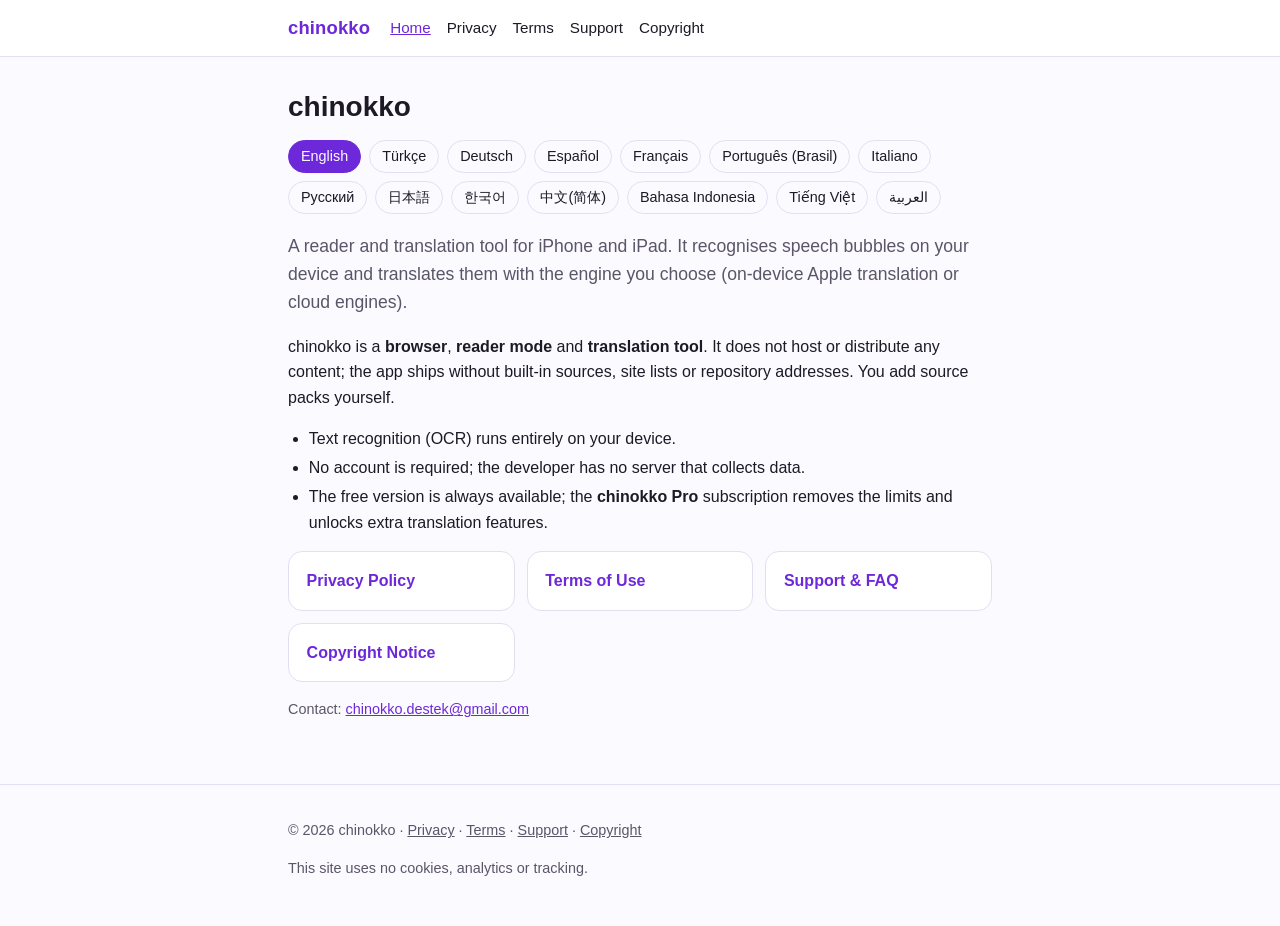
<file: index.html>
<!doctype html>
<html lang="en">
<head>
<meta charset="utf-8">
<meta name="viewport" content="width=device-width, initial-scale=1">
<meta name="referrer" content="no-referrer">
<meta name="color-scheme" content="light dark">
<meta name="theme-color" content="#6d28d9">
<link rel="stylesheet" href="style.css">
<title>chinokko</title>
<meta name="description" content="chinokko: a reader and translation tool for iPhone and iPad.">
</head>
<body>
<a class="skip" href="#main">Skip to content</a>
<header class="site"><div class="wrap">
<a class="brand" href="index.html">chinokko</a>
<nav aria-label="Site"><ul>
<li><a href="index.html" aria-current="page">Home</a></li>
<li><a href="privacy.html">Privacy</a></li>
<li><a href="terms.html">Terms</a></li>
<li><a href="support.html">Support</a></li>
<li><a href="copyright.html">Copyright</a></li>
</ul></nav>
</div></header>
<main id="main"><div class="wrap">
<h1>chinokko</h1>
<nav class="langswitch" aria-label="Language"><a href="#en" lang="en" hreflang="en">English</a><a href="#tr" lang="tr" hreflang="tr">Türkçe</a><a href="#de" lang="de" hreflang="de">Deutsch</a><a href="#es" lang="es" hreflang="es">Español</a><a href="#fr" lang="fr" hreflang="fr">Français</a><a href="#pt-BR" lang="pt-BR" hreflang="pt-BR">Português (Brasil)</a><a href="#it" lang="it" hreflang="it">Italiano</a><a href="#ru" lang="ru" hreflang="ru">Русский</a><a href="#ja" lang="ja" hreflang="ja">日本語</a><a href="#ko" lang="ko" hreflang="ko">한국어</a><a href="#zh-CN" lang="zh-CN" hreflang="zh-CN">中文(简体)</a><a href="#id" lang="id" hreflang="id">Bahasa Indonesia</a><a href="#vi" lang="vi" hreflang="vi">Tiếng Việt</a><a href="#ar" lang="ar" hreflang="ar">العربية</a></nav>

<section class="lang" id="en" lang="en" aria-labelledby="en-h">
<h2 id="en-h" class="visually-hidden">English</h2>
<p class="lead">A reader and translation tool for iPhone and iPad. It recognises speech bubbles on your device and translates them with the engine you choose (on-device Apple translation or cloud engines).</p>
<p>chinokko is a <strong>browser</strong>, <strong>reader mode</strong> and <strong>translation tool</strong>. It does not host or distribute any content; the app ships without built-in sources, site lists or repository addresses. You add source packs yourself.</p>
<ul>
<li>Text recognition (OCR) runs entirely on your device.</li>
<li>No account is required; the developer has no server that collects data.</li>
<li>The free version is always available; the <strong>chinokko Pro</strong> subscription removes the limits and unlocks extra translation features.</li>
</ul>

<div class="cards">
<a class="card" href="privacy.html#en"><strong>Privacy Policy</strong></a>
<a class="card" href="terms.html#en"><strong>Terms of Use</strong></a>
<a class="card" href="support.html#en"><strong>Support &amp; FAQ</strong></a>
<a class="card" href="copyright.html#en"><strong>Copyright Notice</strong></a>
</div>
</section>

<section class="lang" id="tr" lang="tr" aria-labelledby="tr-h">
<h2 id="tr-h" class="visually-hidden">Türkçe</h2>
<p>iPhone ve iPad için okuyucu ve çeviri aracı. Konuşma balonlarını cihazında tanır, seçtiğin motorla (cihaz içi Apple çevirisi veya bulut motorları) çevirir.</p>
<p>chinokko bir <strong>tarayıcı</strong>, <strong>okuma modu</strong> ve <strong>çeviri aracıdır</strong>. Hiçbir içerik barındırmaz veya dağıtmaz; uygulamayla birlikte hazır kaynak, site listesi veya depo adresi gelmez. Kaynak paketlerini sen eklersin.</p>
<ul>
<li>Metin tanıma (OCR) tamamen cihazında yapılır.</li>
<li>Hesap gerekmez; geliştiricinin veri toplayan bir sunucusu yoktur.</li>
<li>Ücretsiz sürüm her zaman kullanılabilir; <strong>chinokko Pro</strong> aboneliği sınırları kaldırır ve ek çeviri özellikleri açar.</li>
</ul>
<p><a href="privacy.html#tr">Gizlilik Politikası</a> · <a href="terms.html#tr">Kullanım Koşulları</a> · <a href="support.html#tr">Destek ve SSS</a> · <a href="copyright.html#tr">Telif Bildirimi</a></p>
</section>

<section class="lang" id="de" lang="de" aria-labelledby="de-h">
<h2 id="de-h" class="visually-hidden">Deutsch</h2>
<p class="lead">Ein Lese- und Übersetzungswerkzeug für iPhone und iPad. Es erkennt Sprechblasen direkt auf Ihrem Gerät und übersetzt sie mit der Engine Ihrer Wahl (Apple-Übersetzung auf dem Gerät oder Cloud-Engines).</p>
<p>chinokko ist ein <strong>Browser</strong>, ein <strong>Lesemodus</strong> und ein <strong>Übersetzungswerkzeug</strong>. Die App hostet oder verbreitet keine Inhalte; sie wird ohne integrierte Quellen, Seitenlisten oder Repository-Adressen ausgeliefert. Quellpakete fügen Sie selbst hinzu.</p>
<ul>
<li>Die Texterkennung (OCR) läuft vollständig auf Ihrem Gerät.</li>
<li>Es ist kein Konto erforderlich; der Entwickler betreibt keinen Server, der Daten sammelt.</li>
<li>Die kostenlose Version ist immer verfügbar; das Abo <strong>chinokko Pro</strong> hebt die Beschränkungen auf und schaltet zusätzliche Übersetzungsfunktionen frei.</li>
</ul>

<div class="cards">
<a class="card" href="privacy.html#de"><strong>Datenschutzerklärung</strong></a>
<a class="card" href="terms.html#de"><strong>Nutzungsbedingungen</strong></a>
<a class="card" href="support.html#de"><strong>Support &amp; FAQ</strong></a>
<a class="card" href="copyright.html#de"><strong>Urheberrechtshinweis</strong></a>
</div>
</section>

<section class="lang" id="es" lang="es" aria-labelledby="es-h">
<h2 id="es-h" class="visually-hidden">Español</h2>
<p class="lead">Una herramienta de lectura y traducción para iPhone y iPad. Reconoce los bocadillos en tu dispositivo y los traduce con el motor que elijas (traducción de Apple en el dispositivo o motores en la nube).</p>
<p>chinokko es un <strong>navegador</strong>, un <strong>modo lectura</strong> y una <strong>herramienta de traducción</strong>. No aloja ni distribuye ningún contenido; la app se entrega sin fuentes integradas, listas de sitios ni direcciones de repositorios. Eres tú quien añade los paquetes de fuentes.</p>
<ul>
<li>El reconocimiento de texto (OCR) se realiza íntegramente en tu dispositivo.</li>
<li>No se necesita ninguna cuenta; el desarrollador no dispone de ningún servidor que recopile datos.</li>
<li>La versión gratuita está siempre disponible; la suscripción <strong>chinokko Pro</strong> elimina los límites y desbloquea funciones de traducción adicionales.</li>
</ul>

<div class="cards">
<a class="card" href="privacy.html#es"><strong>Política de privacidad</strong></a>
<a class="card" href="terms.html#es"><strong>Condiciones de uso</strong></a>
<a class="card" href="support.html#es"><strong>Soporte y preguntas frecuentes</strong></a>
<a class="card" href="copyright.html#es"><strong>Aviso de derechos de autor</strong></a>
</div>
</section>

<section class="lang" id="fr" lang="fr" aria-labelledby="fr-h">
<h2 id="fr-h" class="visually-hidden">Français</h2>
<p class="lead">Un outil de lecture et de traduction pour iPhone et iPad. Il reconnaît les bulles directement sur votre appareil et les traduit avec le moteur de votre choix (traduction Apple sur l'appareil ou moteurs dans le cloud).</p>
<p>chinokko est un <strong>navigateur</strong>, un <strong>mode lecture</strong> et un <strong>outil de traduction</strong>. Il n'héberge ni ne distribue aucun contenu ; l'app est fournie sans sources intégrées, listes de sites ni adresses de dépôts. C'est vous qui ajoutez les packs de sources.</p>
<ul>
<li>La reconnaissance de texte (OCR) s'effectue entièrement sur votre appareil.</li>
<li>Aucun compte n'est nécessaire ; le développeur ne dispose d'aucun serveur collectant des données.</li>
<li>La version gratuite est toujours disponible ; l'abonnement <strong>chinokko Pro</strong> supprime les limites et débloque des fonctions de traduction supplémentaires.</li>
</ul>

<div class="cards">
<a class="card" href="privacy.html#fr"><strong>Politique de confidentialité</strong></a>
<a class="card" href="terms.html#fr"><strong>Conditions d'utilisation</strong></a>
<a class="card" href="support.html#fr"><strong>Assistance et FAQ</strong></a>
<a class="card" href="copyright.html#fr"><strong>Avis relatif au droit d'auteur</strong></a>
</div>
</section>

<section class="lang" id="pt-BR" lang="pt-BR" aria-labelledby="pt-BR-h">
<h2 id="pt-BR-h" class="visually-hidden">Português (Brasil)</h2>
<p class="lead">Um leitor e ferramenta de tradução para iPhone e iPad. Ele reconhece os balões de fala no seu dispositivo e os traduz com o mecanismo que você escolher (tradução da Apple no dispositivo ou mecanismos na nuvem).</p>
<p>O chinokko é um <strong>navegador</strong>, um <strong>modo leitor</strong> e uma <strong>ferramenta de tradução</strong>. Ele não hospeda nem distribui nenhum conteúdo; o app é fornecido sem fontes integradas, listas de sites ou endereços de repositórios. Você mesmo adiciona os pacotes de fontes.</p>
<ul>
<li>O reconhecimento de texto (OCR) é feito inteiramente no seu dispositivo.</li>
<li>Não é necessária nenhuma conta; o desenvolvedor não tem nenhum servidor que colete dados.</li>
<li>A versão gratuita está sempre disponível; a assinatura <strong>chinokko Pro</strong> remove os limites e libera recursos de tradução adicionais.</li>
</ul>

<div class="cards">
<a class="card" href="privacy.html#pt-BR"><strong>Política de Privacidade</strong></a>
<a class="card" href="terms.html#pt-BR"><strong>Termos de Uso</strong></a>
<a class="card" href="support.html#pt-BR"><strong>Suporte e Perguntas Frequentes</strong></a>
<a class="card" href="copyright.html#pt-BR"><strong>Aviso de Direitos Autorais</strong></a>
</div>
</section>

<section class="lang" id="it" lang="it" aria-labelledby="it-h">
<h2 id="it-h" class="visually-hidden">Italiano</h2>
<p class="lead">Un lettore e strumento di traduzione per iPhone e iPad. Riconosce i fumetti sul tuo dispositivo e li traduce con il motore che preferisci (traduzione Apple sul dispositivo o motori cloud).</p>
<p>chinokko è un <strong>browser</strong>, una <strong>modalità lettura</strong> e uno <strong>strumento di traduzione</strong>. Non ospita né distribuisce alcun contenuto; l'app è fornita senza fonti integrate, elenchi di siti o indirizzi di repository. I pacchetti di fonti li aggiungi tu.</p>
<ul>
<li>Il riconoscimento del testo (OCR) avviene interamente sul tuo dispositivo.</li>
<li>Non è richiesto alcun account; lo sviluppatore non dispone di alcun server che raccolga dati.</li>
<li>La versione gratuita è sempre disponibile; l'abbonamento <strong>chinokko Pro</strong> rimuove i limiti e sblocca funzioni di traduzione aggiuntive.</li>
</ul>

<div class="cards">
<a class="card" href="privacy.html#it"><strong>Informativa sulla privacy</strong></a>
<a class="card" href="terms.html#it"><strong>Condizioni d'uso</strong></a>
<a class="card" href="support.html#it"><strong>Assistenza e FAQ</strong></a>
<a class="card" href="copyright.html#it"><strong>Avviso sul copyright</strong></a>
</div>
</section>

<section class="lang" id="ru" lang="ru" aria-labelledby="ru-h">
<h2 id="ru-h" class="visually-hidden">Русский</h2>
<p class="lead">Программа для чтения и перевода для iPhone и iPad. Она распознаёт речевые облачка прямо на вашем устройстве и переводит их с помощью выбранного вами движка (перевод Apple на устройстве или облачные движки).</p>
<p>chinokko — это <strong>браузер</strong>, <strong>режим чтения</strong> и <strong>инструмент перевода</strong>. Приложение не размещает и не распространяет никакой контент; оно поставляется без встроенных источников, списков сайтов и адресов репозиториев. Пакеты источников вы добавляете самостоятельно.</p>
<ul>
<li>Распознавание текста (OCR) полностью выполняется на вашем устройстве.</li>
<li>Учётная запись не требуется; у разработчика нет сервера, собирающего данные.</li>
<li>Бесплатная версия доступна всегда; подписка <strong>chinokko Pro</strong> снимает ограничения и открывает дополнительные функции перевода.</li>
</ul>

<div class="cards">
<a class="card" href="privacy.html#ru"><strong>Политика конфиденциальности</strong></a>
<a class="card" href="terms.html#ru"><strong>Условия использования</strong></a>
<a class="card" href="support.html#ru"><strong>Поддержка и FAQ</strong></a>
<a class="card" href="copyright.html#ru"><strong>Уведомление об авторских правах</strong></a>
</div>
</section>

<section class="lang" id="ja" lang="ja" aria-labelledby="ja-h">
<h2 id="ja-h" class="visually-hidden">日本語</h2>
<p class="lead">iPhone・iPad 向けのリーダー兼翻訳ツールです。吹き出しをデバイス上で認識し、お好みのエンジン（デバイス上の Apple 翻訳またはクラウドエンジン）で翻訳します。</p>
<p>chinokko は<strong>ブラウザ</strong>、<strong>リーダーモード</strong>、<strong>翻訳ツール</strong>です。コンテンツをホストしたり配布したりすることは一切ありません。アプリには組み込みのソース、サイト一覧、リポジトリアドレスは含まれていません。ソースパックはご自身で追加します。</p>
<ul>
<li>文字認識（OCR）はすべてデバイス上で行われます。</li>
<li>アカウントは不要です。開発者はデータを収集するサーバーを運用していません。</li>
<li>無料版はいつでも利用できます。<strong>chinokko Pro</strong> サブスクリプションでは制限がなくなり、追加の翻訳機能が使えるようになります。</li>
</ul>

<div class="cards">
<a class="card" href="privacy.html#ja"><strong>プライバシーポリシー</strong></a>
<a class="card" href="terms.html#ja"><strong>利用規約</strong></a>
<a class="card" href="support.html#ja"><strong>サポートとよくある質問</strong></a>
<a class="card" href="copyright.html#ja"><strong>著作権に関する通知</strong></a>
</div>
</section>

<section class="lang" id="ko" lang="ko" aria-labelledby="ko-h">
<h2 id="ko-h" class="visually-hidden">한국어</h2>
<p class="lead">iPhone 및 iPad용 리더 겸 번역 도구입니다. 기기에서 말풍선을 인식하고, 선택한 엔진(기기 내 Apple 번역 또는 클라우드 엔진)으로 번역합니다.</p>
<p>chinokko는 <strong>브라우저</strong>, <strong>리더 모드</strong>, <strong>번역 도구</strong>입니다. 어떠한 콘텐츠도 호스팅하거나 배포하지 않으며, 앱에는 기본 제공 소스, 사이트 목록 또는 저장소 주소가 포함되어 있지 않습니다. 소스 팩은 사용자가 직접 추가합니다.</p>
<ul>
<li>텍스트 인식(OCR)은 전적으로 기기에서 실행됩니다.</li>
<li>계정이 필요 없으며, 개발자는 데이터를 수집하는 서버를 운영하지 않습니다.</li>
<li>무료 버전은 언제나 이용할 수 있으며, <strong>chinokko Pro</strong> 구독 시 제한이 해제되고 추가 번역 기능이 제공됩니다.</li>
</ul>

<div class="cards">
<a class="card" href="privacy.html#ko"><strong>개인정보 처리방침</strong></a>
<a class="card" href="terms.html#ko"><strong>이용약관</strong></a>
<a class="card" href="support.html#ko"><strong>지원 및 FAQ</strong></a>
<a class="card" href="copyright.html#ko"><strong>저작권 고지</strong></a>
</div>
</section>

<section class="lang" id="zh-CN" lang="zh-CN" aria-labelledby="zh-CN-h">
<h2 id="zh-CN-h" class="visually-hidden">中文(简体)</h2>
<p class="lead">一款适用于 iPhone 和 iPad 的阅读与翻译工具。它在您的设备上识别对话气泡，并使用您选择的引擎（设备端 Apple 翻译或云端引擎）进行翻译。</p>
<p>chinokko 是一款<strong>浏览器</strong>、<strong>阅读模式</strong>和<strong>翻译工具</strong>。它不托管也不分发任何内容；应用不附带任何内置来源、网站列表或仓库地址。来源包由您自行添加。</p>
<ul>
<li>文字识别（OCR）完全在您的设备上运行。</li>
<li>无需账户；开发者没有任何收集数据的服务器。</li>
<li>免费版始终可用；<strong>chinokko Pro</strong> 订阅可解除限制并解锁更多翻译功能。</li>
</ul>

<div class="cards">
<a class="card" href="privacy.html#zh-CN"><strong>隐私政策</strong></a>
<a class="card" href="terms.html#zh-CN"><strong>使用条款</strong></a>
<a class="card" href="support.html#zh-CN"><strong>支持与常见问题</strong></a>
<a class="card" href="copyright.html#zh-CN"><strong>版权声明</strong></a>
</div>
</section>

<section class="lang" id="id" lang="id" aria-labelledby="id-h">
<h2 id="id-h" class="visually-hidden">Bahasa Indonesia</h2>
<p class="lead">Alat baca dan terjemahan untuk iPhone dan iPad. Aplikasi ini mengenali balon kata di perangkat Anda dan menerjemahkannya dengan mesin yang Anda pilih (terjemahan Apple di perangkat atau mesin cloud).</p>
<p>chinokko adalah <strong>peramban</strong>, <strong>mode baca</strong>, dan <strong>alat terjemahan</strong>. Aplikasi ini tidak menghosting atau mendistribusikan konten apa pun; aplikasi dirilis tanpa sumber bawaan, daftar situs, atau alamat repositori. Anda menambahkan paket sumber sendiri.</p>
<ul>
<li>Pengenalan teks (OCR) berjalan sepenuhnya di perangkat Anda.</li>
<li>Tidak perlu akun; pengembang tidak memiliki server yang mengumpulkan data.</li>
<li>Versi gratis selalu tersedia; langganan <strong>chinokko Pro</strong> menghapus batasan dan membuka fitur terjemahan tambahan.</li>
</ul>

<div class="cards">
<a class="card" href="privacy.html#id"><strong>Kebijakan Privasi</strong></a>
<a class="card" href="terms.html#id"><strong>Ketentuan Penggunaan</strong></a>
<a class="card" href="support.html#id"><strong>Dukungan &amp; FAQ</strong></a>
<a class="card" href="copyright.html#id"><strong>Pemberitahuan Hak Cipta</strong></a>
</div>
</section>

<section class="lang" id="vi" lang="vi" aria-labelledby="vi-h">
<h2 id="vi-h" class="visually-hidden">Tiếng Việt</h2>
<p class="lead">Công cụ đọc và dịch dành cho iPhone và iPad. Ứng dụng nhận diện các bóng thoại ngay trên thiết bị của bạn và dịch chúng bằng công cụ bạn chọn (dịch của Apple trên thiết bị hoặc các công cụ đám mây).</p>
<p>chinokko là một <strong>trình duyệt</strong>, <strong>chế độ đọc</strong> và <strong>công cụ dịch</strong>. Ứng dụng không lưu trữ hay phân phối bất kỳ nội dung nào; ứng dụng được phát hành mà không có nguồn, danh sách trang web hay địa chỉ kho lưu trữ dựng sẵn. Bạn tự thêm các gói nguồn.</p>
<ul>
<li>Nhận dạng văn bản (OCR) chạy hoàn toàn trên thiết bị của bạn.</li>
<li>Không cần tài khoản; nhà phát triển không có máy chủ nào thu thập dữ liệu.</li>
<li>Phiên bản miễn phí luôn sẵn có; gói đăng ký <strong>chinokko Pro</strong> gỡ bỏ các giới hạn và mở khóa thêm các tính năng dịch.</li>
</ul>

<div class="cards">
<a class="card" href="privacy.html#vi"><strong>Chính sách quyền riêng tư</strong></a>
<a class="card" href="terms.html#vi"><strong>Điều khoản sử dụng</strong></a>
<a class="card" href="support.html#vi"><strong>Hỗ trợ &amp; Câu hỏi thường gặp</strong></a>
<a class="card" href="copyright.html#vi"><strong>Thông báo bản quyền</strong></a>
</div>
</section>

<section class="lang" id="ar" lang="ar" dir="rtl" aria-labelledby="ar-h">
<h2 id="ar-h" class="visually-hidden">العربية</h2>
<p class="lead">أداة قراءة وترجمة لأجهزة iPhone وiPad. يتعرّف التطبيق على فقاعات الكلام على جهازك ويترجمها بالمحرّك الذي تختاره (ترجمة Apple على الجهاز أو محرّكات سحابية).</p>
<p>chinokko هو <strong>متصفّح</strong> و<strong>وضع قراءة</strong> و<strong>أداة ترجمة</strong>. لا يستضيف التطبيق أي محتوى ولا يوزّعه؛ ويُطرح التطبيق دون أي مصادر مدمجة أو قوائم مواقع أو عناوين مستودعات. أنت من يضيف حزم المصادر بنفسك.</p>
<ul>
<li>يتم التعرّف على النصوص (OCR) بالكامل على جهازك.</li>
<li>لا يلزم إنشاء حساب؛ وليس لدى المطوّر أي خادم يجمع البيانات.</li>
<li>النسخة المجانية متاحة دائمًا؛ ويزيل اشتراك <strong>chinokko Pro</strong> القيود ويفتح ميزات ترجمة إضافية.</li>
</ul>

<div class="cards">
<a class="card" href="privacy.html#ar"><strong>سياسة الخصوصية</strong></a>
<a class="card" href="terms.html#ar"><strong>شروط الاستخدام</strong></a>
<a class="card" href="support.html#ar"><strong>الدعم والأسئلة الشائعة</strong></a>
<a class="card" href="copyright.html#ar"><strong>إشعار حقوق النشر</strong></a>
</div>
</section>

<p class="meta">Contact: <a href="mailto:chinokko.destek@gmail.com">chinokko.destek@gmail.com</a></p>
</div></main>
<footer class="site"><div class="wrap">
<p>© 2026 chinokko · <a href="privacy.html">Privacy</a> · <a href="terms.html">Terms</a> · <a href="support.html">Support</a> · <a href="copyright.html">Copyright</a></p>
<p>This site uses no cookies, analytics or tracking.</p>
</div></footer>
<script>
(function(){var c=["en","tr","de","es","fr","pt-BR","it","ru","ja","ko","zh-CN","id","vi","ar"];
function sec(){var h=location.hash.slice(1);if(c.indexOf(h)<0){h="";var n=navigator.languages||[navigator.language||"en"];
for(var i=0;i<n.length&&!h;i++){var l=n[i]||"";if(/^pt/i.test(l))h="pt-BR";else if(/^zh/i.test(l)){if(!/Hant|TW|HK|MO/i.test(l))h="zh-CN"}
else{l=l.split("-")[0].toLowerCase();if(l==="in")l="id";if(c.indexOf(l)>=0)h=l}}h=h||"en"}
var s=document.querySelectorAll("section.lang");for(var j=0;j<s.length;j++)s[j].hidden=s[j].id!==h;
var a=document.querySelectorAll(".langswitch a");for(var k=0;k<a.length;k++){if(a[k].getAttribute("href")==="#"+h)a[k].setAttribute("aria-current","true");else a[k].removeAttribute("aria-current")}
document.documentElement.lang=h}
addEventListener("hashchange",sec);sec()})();
</script>
</body>
</html>
</file>
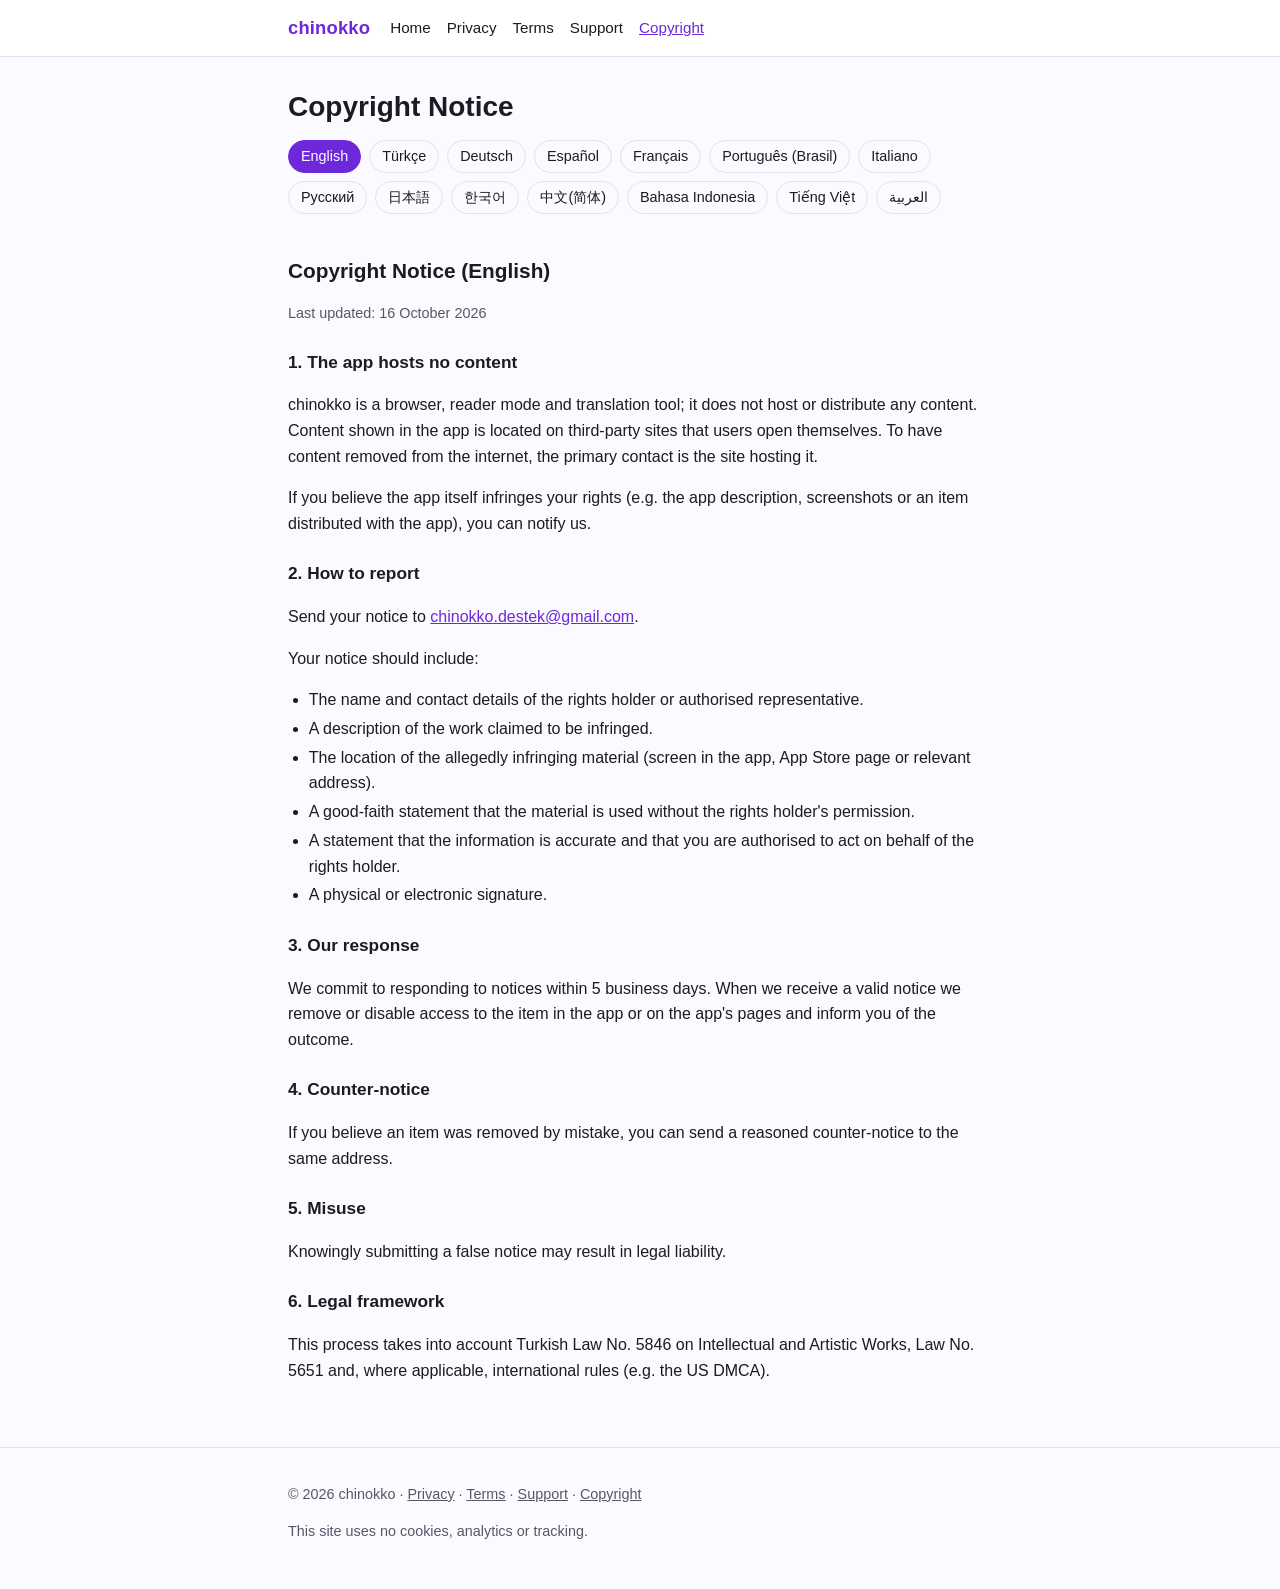
<file: copyright.html>
<!doctype html>
<html lang="en">
<head>
<meta charset="utf-8">
<meta name="viewport" content="width=device-width, initial-scale=1">
<meta name="referrer" content="no-referrer">
<meta name="color-scheme" content="light dark">
<meta name="theme-color" content="#6d28d9">
<link rel="stylesheet" href="style.css">
<title>Copyright Notice · chinokko</title>
<meta name="description" content="chinokko copyright notice-and-takedown process (English and Turkish).">
</head>
<body>
<a class="skip" href="#main">Skip to content</a>
<header class="site"><div class="wrap">
<a class="brand" href="index.html">chinokko</a>
<nav aria-label="Site"><ul>
<li><a href="index.html">Home</a></li>
<li><a href="privacy.html">Privacy</a></li>
<li><a href="terms.html">Terms</a></li>
<li><a href="support.html">Support</a></li>
<li><a href="copyright.html" aria-current="page">Copyright</a></li>
</ul></nav>
</div></header>
<main id="main"><div class="wrap">
<h1>Copyright Notice</h1>
<nav class="langswitch" aria-label="Language"><a href="#en" lang="en" hreflang="en">English</a><a href="#tr" lang="tr" hreflang="tr">Türkçe</a><a href="#de" lang="de" hreflang="de">Deutsch</a><a href="#es" lang="es" hreflang="es">Español</a><a href="#fr" lang="fr" hreflang="fr">Français</a><a href="#pt-BR" lang="pt-BR" hreflang="pt-BR">Português (Brasil)</a><a href="#it" lang="it" hreflang="it">Italiano</a><a href="#ru" lang="ru" hreflang="ru">Русский</a><a href="#ja" lang="ja" hreflang="ja">日本語</a><a href="#ko" lang="ko" hreflang="ko">한국어</a><a href="#zh-CN" lang="zh-CN" hreflang="zh-CN">中文(简体)</a><a href="#id" lang="id" hreflang="id">Bahasa Indonesia</a><a href="#vi" lang="vi" hreflang="vi">Tiếng Việt</a><a href="#ar" lang="ar" hreflang="ar">العربية</a></nav>

<section class="lang" id="en" lang="en" aria-labelledby="en-h">
<h2 id="en-h">Copyright Notice (English)</h2>
<p class="meta">Last updated: 16 October 2026</p>

<h3>1. The app hosts no content</h3>
<p>chinokko is a browser, reader mode and translation tool; it does not host or distribute any content. Content shown in the app is located on third-party sites that users open themselves. To have content removed from the internet, the primary contact is the site hosting it.</p>
<p>If you believe the app itself infringes your rights (e.g. the app description, screenshots or an item distributed with the app), you can notify us.</p>

<h3>2. How to report</h3>
<p>Send your notice to <a href="mailto:chinokko.destek@gmail.com">chinokko.destek@gmail.com</a>.</p>
<p>Your notice should include:</p>
<ul>
<li>The name and contact details of the rights holder or authorised representative.</li>
<li>A description of the work claimed to be infringed.</li>
<li>The location of the allegedly infringing material (screen in the app, App Store page or relevant address).</li>
<li>A good-faith statement that the material is used without the rights holder's permission.</li>
<li>A statement that the information is accurate and that you are authorised to act on behalf of the rights holder.</li>
<li>A physical or electronic signature.</li>
</ul>

<h3>3. Our response</h3>
<p>We commit to responding to notices within 5 business days. When we receive a valid notice we remove or disable access to the item in the app or on the app's pages and inform you of the outcome.</p>

<h3>4. Counter-notice</h3>
<p>If you believe an item was removed by mistake, you can send a reasoned counter-notice to the same address.</p>

<h3>5. Misuse</h3>
<p>Knowingly submitting a false notice may result in legal liability.</p>

<h3>6. Legal framework</h3>
<p>This process takes into account Turkish Law No. 5846 on Intellectual and Artistic Works, Law No. 5651 and, where applicable, international rules (e.g. the US DMCA).</p>
</section>

<section class="lang" id="tr" lang="tr" aria-labelledby="tr-h">
<h2 id="tr-h">Telif Bildirimi (Türkçe)</h2>
<p class="meta">Son güncelleme: 16 Ekim 2026</p>

<h3>1. Uygulama içerik barındırmaz</h3>
<p>chinokko bir tarayıcı, okuma modu ve çeviri aracıdır; hiçbir içeriği barındırmaz veya dağıtmaz. Uygulamada görüntülenen içerik, kullanıcıların kendi açtığı üçüncü taraf sitelerde bulunur. Bir içeriğin internetten kaldırılması için asıl muhatap, o içeriği barındıran sitedir.</p>
<p>Uygulamanın kendisiyle ilgili bir ihlal (ör. uygulama açıklaması, ekran görüntüleri veya uygulamayla birlikte dağıtılan bir öğe) olduğunu düşünüyorsan bize bildirebilirsin.</p>

<h3>2. Nasıl bildirilir?</h3>
<p>Bildirimini <a href="mailto:chinokko.destek@gmail.com">chinokko.destek@gmail.com</a> adresine gönder.</p>
<p>Bildirimde şunlar bulunmalıdır:</p>
<ul>
<li>Hak sahibinin veya yetkili temsilcisinin adı ve iletişim bilgileri.</li>
<li>Hakkı ihlal edildiği düşünülen eserin tanımı.</li>
<li>İhlal iddia edilen materyalin yeri (uygulamadaki ekran, App Store sayfası veya ilgili adres).</li>
<li>Materyalin hak sahibi tarafından izin verilmeden kullanıldığına dair iyi niyet beyanı.</li>
<li>Bildirimdeki bilgilerin doğru olduğuna ve hak sahibi adına hareket etmeye yetkili olduğuna dair beyan.</li>
<li>Fiziksel veya elektronik imza.</li>
</ul>

<h3>3. Yanıt taahhüdü</h3>
<p>Bildirimleri 5 iş günü içinde yanıtlamayı taahhüt ediyoruz. Geçerli bir bildirim aldığımızda ilgili öğeyi uygulamadan veya uygulama sayfalarından kaldırır ya da erişimi engelleriz ve sonucu sana bildiririz.</p>

<h3>4. Karşı bildirim</h3>
<p>Bir öğenin yanlışlıkla kaldırıldığını düşünüyorsan aynı adrese gerekçeli bir karşı bildirim gönderebilirsin.</p>

<h3>5. Kötüye kullanım</h3>
<p>Bilerek gerçeğe aykırı bildirimde bulunmak hukuki sorumluluk doğurabilir.</p>

<h3>6. Yasal çerçeve</h3>
<p>Bu süreç 5846 sayılı Fikir ve Sanat Eserleri Kanunu, 5651 sayılı Kanun ve uygun olduğu ölçüde uluslararası düzenlemeler (ör. ABD DMCA) gözetilerek yürütülür.</p>
</section>

<section class="lang" id="de" lang="de" aria-labelledby="de-h">
<h2 id="de-h">Urheberrechtshinweis (Deutsch)</h2>
<p class="note">Diese Übersetzung dient lediglich der Information. Bei Abweichungen zwischen den Fassungen ist die englische Fassung maßgeblich.</p>
<p class="meta">Zuletzt aktualisiert: 16. Oktober 2026</p>

<h3>1. Die App hostet keine Inhalte</h3>
<p>chinokko ist ein Browser, ein Lesemodus und ein Übersetzungswerkzeug; die App hostet oder verbreitet keine Inhalte. In der App angezeigte Inhalte befinden sich auf Websites Dritter, die Nutzer selbst öffnen. Um Inhalte aus dem Internet entfernen zu lassen, ist in erster Linie die Website zuständig, die sie hostet.</p>
<p>Wenn Sie der Ansicht sind, dass die App selbst Ihre Rechte verletzt (z. B. die App-Beschreibung, Screenshots oder ein mit der App verbreitetes Element), können Sie uns dies mitteilen.</p>

<h3>2. So reichen Sie eine Meldung ein</h3>
<p>Senden Sie Ihre Meldung an <a href="mailto:chinokko.destek@gmail.com">chinokko.destek@gmail.com</a>.</p>
<p>Ihre Meldung sollte Folgendes enthalten:</p>
<ul>
<li>Name und Kontaktdaten des Rechteinhabers oder eines bevollmächtigten Vertreters.</li>
<li>Eine Beschreibung des Werkes, dessen Verletzung geltend gemacht wird.</li>
<li>Den Ort des mutmaßlich rechtsverletzenden Materials (Bildschirm in der App, App-Store-Seite oder betreffende Adresse).</li>
<li>Eine in gutem Glauben abgegebene Erklärung, dass das Material ohne Erlaubnis des Rechteinhabers verwendet wird.</li>
<li>Eine Erklärung, dass die Angaben zutreffend sind und dass Sie berechtigt sind, im Namen des Rechteinhabers zu handeln.</li>
<li>Eine handschriftliche oder elektronische Unterschrift.</li>
</ul>

<h3>3. Unsere Reaktion</h3>
<p>Wir verpflichten uns, Meldungen innerhalb von 5 Werktagen zu beantworten. Nach Eingang einer gültigen Meldung entfernen oder sperren wir das betreffende Element in der App oder auf den Seiten der App und informieren Sie über das Ergebnis.</p>

<h3>4. Gegendarstellung</h3>
<p>Wenn Sie der Ansicht sind, dass ein Element irrtümlich entfernt wurde, können Sie eine begründete Gegendarstellung an dieselbe Adresse senden.</p>

<h3>5. Missbrauch</h3>
<p>Die wissentliche Einreichung einer falschen Meldung kann eine rechtliche Haftung nach sich ziehen.</p>

<h3>6. Rechtlicher Rahmen</h3>
<p>Dieses Verfahren berücksichtigt das türkische Gesetz Nr. 5846 über geistige und künstlerische Werke, das Gesetz Nr. 5651 sowie gegebenenfalls internationale Vorschriften (z. B. den US-amerikanischen DMCA).</p>
</section>

<section class="lang" id="es" lang="es" aria-labelledby="es-h">
<h2 id="es-h">Aviso de derechos de autor (español)</h2>
<p class="note">Esta traducción se ofrece únicamente por comodidad. En caso de discrepancia entre las versiones, prevalecerá la versión en inglés.</p>
<p class="meta">Última actualización: 16 de octubre de 2026</p>

<h3>1. La app no aloja ningún contenido</h3>
<p>chinokko es un navegador, un modo lectura y una herramienta de traducción; no aloja ni distribuye ningún contenido. El contenido que se muestra en la app se encuentra en sitios de terceros que los propios usuarios abren. Para que se retire un contenido de internet, el contacto principal es el sitio que lo aloja.</p>
<p>Si consideras que la propia app infringe tus derechos (p. ej., la descripción de la app, las capturas de pantalla o un elemento distribuido con la app), puedes notificárnoslo.</p>

<h3>2. Cómo presentar una notificación</h3>
<p>Envía tu notificación a <a href="mailto:chinokko.destek@gmail.com">chinokko.destek@gmail.com</a>.</p>
<p>Tu notificación debe incluir:</p>
<ul>
<li>El nombre y los datos de contacto del titular de los derechos o de su representante autorizado.</li>
<li>Una descripción de la obra cuya infracción se alega.</li>
<li>La ubicación del material presuntamente infractor (pantalla de la app, página del App Store o dirección correspondiente).</li>
<li>Una declaración de buena fe de que el material se utiliza sin el permiso del titular de los derechos.</li>
<li>Una declaración de que la información es exacta y de que estás autorizado para actuar en nombre del titular de los derechos.</li>
<li>Una firma física o electrónica.</li>
</ul>

<h3>3. Nuestra respuesta</h3>
<p>Nos comprometemos a responder a las notificaciones en un plazo de 5 días hábiles. Cuando recibimos una notificación válida, retiramos o inhabilitamos el acceso al elemento en la app o en las páginas de la app y te informamos del resultado.</p>

<h3>4. Contranotificación</h3>
<p>Si consideras que un elemento se retiró por error, puedes enviar una contranotificación motivada a la misma dirección.</p>

<h3>5. Uso indebido</h3>
<p>Presentar a sabiendas una notificación falsa puede dar lugar a responsabilidad legal.</p>

<h3>6. Marco jurídico</h3>
<p>Este procedimiento tiene en cuenta la Ley turca n.º 5846 de Obras Intelectuales y Artísticas, la Ley n.º 5651 y, cuando proceda, la normativa internacional (p. ej., la DMCA de EE. UU.).</p>
</section>

<section class="lang" id="fr" lang="fr" aria-labelledby="fr-h">
<h2 id="fr-h">Avis relatif au droit d'auteur (français)</h2>
<p class="note">Cette traduction est fournie à titre indicatif. En cas de divergence entre les versions, la version anglaise prévaut.</p>
<p class="meta">Dernière mise à jour : 16 octobre 2026</p>

<h3>1. L'app n'héberge aucun contenu</h3>
<p>chinokko est un navigateur, un mode lecture et un outil de traduction ; il n'héberge ni ne distribue aucun contenu. Les contenus affichés dans l'app se trouvent sur des sites tiers que les utilisateurs ouvrent eux-mêmes. Pour faire retirer un contenu d'Internet, l'interlocuteur principal est le site qui l'héberge.</p>
<p>Si vous estimez que l'app elle-même porte atteinte à vos droits (p. ex. la description de l'app, les captures d'écran ou un élément distribué avec l'app), vous pouvez nous le notifier.</p>

<h3>2. Comment effectuer un signalement</h3>
<p>Envoyez votre notification à <a href="mailto:chinokko.destek@gmail.com">chinokko.destek@gmail.com</a>.</p>
<p>Votre notification doit comporter :</p>
<ul>
<li>Le nom et les coordonnées de l'ayant droit ou de son représentant autorisé.</li>
<li>Une description de l'œuvre prétendument contrefaite.</li>
<li>L'emplacement du contenu prétendument contrefaisant (écran de l'app, page de l'App Store ou adresse concernée).</li>
<li>Une déclaration de bonne foi selon laquelle le contenu est utilisé sans l'autorisation de l'ayant droit.</li>
<li>Une déclaration attestant que les informations sont exactes et que vous êtes habilité à agir au nom de l'ayant droit.</li>
<li>Une signature manuscrite ou électronique.</li>
</ul>

<h3>3. Notre réponse</h3>
<p>Nous nous engageons à répondre aux notifications dans un délai de 5 jours ouvrables. Lorsque nous recevons une notification valable, nous retirons l'élément concerné ou en bloquons l'accès dans l'app ou sur les pages de l'app, et vous informons de la suite donnée.</p>

<h3>4. Contre-notification</h3>
<p>Si vous estimez qu'un élément a été retiré par erreur, vous pouvez envoyer une contre-notification motivée à la même adresse.</p>

<h3>5. Abus</h3>
<p>Le fait de soumettre sciemment une fausse notification peut engager votre responsabilité juridique.</p>

<h3>6. Cadre juridique</h3>
<p>Cette procédure tient compte de la loi turque n° 5846 sur les œuvres intellectuelles et artistiques, de la loi n° 5651 et, le cas échéant, des règles internationales (p. ex. le DMCA américain).</p>
</section>

<section class="lang" id="pt-BR" lang="pt-BR" aria-labelledby="pt-BR-h">
<h2 id="pt-BR-h">Aviso de Direitos Autorais (Português)</h2>
<p class="note">Esta tradução é fornecida por conveniência. Em caso de divergência entre as versões, prevalece a versão em inglês.</p>
<p class="meta">Última atualização: 16 de outubro de 2026</p>

<h3>1. O app não hospeda nenhum conteúdo</h3>
<p>O chinokko é um navegador, modo leitor e ferramenta de tradução; ele não hospeda nem distribui nenhum conteúdo. O conteúdo exibido no app está localizado em sites de terceiros que os próprios usuários abrem. Para remover um conteúdo da internet, o contato principal é o site que o hospeda.</p>
<p>Se você acredita que o próprio app viola seus direitos (por exemplo, a descrição do app, as capturas de tela ou um item distribuído com o app), você pode nos notificar.</p>

<h3>2. Como denunciar</h3>
<p>Envie sua notificação para <a href="mailto:chinokko.destek@gmail.com">chinokko.destek@gmail.com</a>.</p>
<p>Sua notificação deve incluir:</p>
<ul>
<li>O nome e os dados de contato do titular dos direitos ou do representante autorizado.</li>
<li>Uma descrição da obra supostamente violada.</li>
<li>A localização do material supostamente infrator (tela no app, página da App Store ou endereço correspondente).</li>
<li>Uma declaração de boa-fé de que o material é usado sem a permissão do titular dos direitos.</li>
<li>Uma declaração de que as informações são exatas e de que você está autorizado a agir em nome do titular dos direitos.</li>
<li>Uma assinatura física ou eletrônica.</li>
</ul>

<h3>3. Nossa resposta</h3>
<p>Comprometemo-nos a responder às notificações em até 5 dias úteis. Ao recebermos uma notificação válida, removemos ou desativamos o acesso ao item no app ou nas páginas do app e informamos você sobre o resultado.</p>

<h3>4. Contranotificação</h3>
<p>Se você acredita que um item foi removido por engano, pode enviar uma contranotificação fundamentada para o mesmo endereço.</p>

<h3>5. Uso indevido</h3>
<p>Enviar conscientemente uma notificação falsa pode resultar em responsabilidade legal.</p>

<h3>6. Base legal</h3>
<p>Este processo leva em consideração a Lei turca nº 5846 sobre Obras Intelectuais e Artísticas, a Lei nº 5651 e, quando aplicável, normas internacionais (por exemplo, o DMCA dos EUA).</p>
</section>

<section class="lang" id="it" lang="it" aria-labelledby="it-h">
<h2 id="it-h">Avviso sul copyright (Italiano)</h2>
<p class="note">Questa traduzione è fornita per comodità. In caso di discrepanze tra le versioni, prevale la versione inglese.</p>
<p class="meta">Ultimo aggiornamento: 16 ottobre 2026</p>

<h3>1. L'app non ospita alcun contenuto</h3>
<p>chinokko è un browser, una modalità lettura e uno strumento di traduzione; non ospita né distribuisce alcun contenuto. I contenuti mostrati nell'app si trovano su siti di terzi che gli utenti aprono autonomamente. Per far rimuovere un contenuto da Internet, il riferimento principale è il sito che lo ospita.</p>
<p>Se ritieni che l'app stessa violi i tuoi diritti (ad es. la descrizione dell'app, gli screenshot o un elemento distribuito con l'app), puoi segnalarcelo.</p>

<h3>2. Come effettuare una segnalazione</h3>
<p>Invia la tua segnalazione a <a href="mailto:chinokko.destek@gmail.com">chinokko.destek@gmail.com</a>.</p>
<p>La segnalazione deve contenere:</p>
<ul>
<li>Il nome e i recapiti del titolare dei diritti o del rappresentante autorizzato.</li>
<li>Una descrizione dell'opera che si ritiene violata.</li>
<li>L'ubicazione del materiale presumibilmente illecito (schermata nell'app, pagina dell'App Store o indirizzo pertinente).</li>
<li>Una dichiarazione in buona fede che il materiale è utilizzato senza l'autorizzazione del titolare dei diritti.</li>
<li>Una dichiarazione che le informazioni sono esatte e che sei autorizzato ad agire per conto del titolare dei diritti.</li>
<li>Una firma autografa o elettronica.</li>
</ul>

<h3>3. La nostra risposta</h3>
<p>Ci impegniamo a rispondere alle segnalazioni entro 5 giorni lavorativi. Quando riceviamo una segnalazione valida, rimuoviamo o disabilitiamo l'accesso all'elemento nell'app o nelle pagine dell'app e ti informiamo dell'esito.</p>

<h3>4. Contronotifica</h3>
<p>Se ritieni che un elemento sia stato rimosso per errore, puoi inviare una contronotifica motivata allo stesso indirizzo.</p>

<h3>5. Uso improprio</h3>
<p>L'invio consapevole di una segnalazione falsa può comportare responsabilità legali.</p>

<h3>6. Quadro normativo</h3>
<p>Questa procedura tiene conto della legge turca n. 5846 sulle opere intellettuali e artistiche, della legge n. 5651 e, ove applicabili, delle norme internazionali (ad es. il DMCA statunitense).</p>
</section>

<section class="lang" id="ru" lang="ru" aria-labelledby="ru-h">
<h2 id="ru-h">Уведомление об авторских правах (русский)</h2>
<p class="note">Этот перевод предоставлен для удобства. В случае расхождений между версиями преимущественную силу имеет английская версия.</p>
<p class="meta">Последнее обновление: 16 октября 2026 г.</p>

<h3>1. Приложение не размещает контент</h3>
<p>chinokko — это браузер, режим чтения и инструмент перевода; приложение не размещает и не распространяет никакой контент. Контент, отображаемый в приложении, находится на сторонних сайтах, которые пользователи открывают самостоятельно. Чтобы добиться удаления контента из интернета, в первую очередь следует обращаться к сайту, на котором он размещён.</p>
<p>Если вы считаете, что само приложение нарушает ваши права (например, описание приложения, снимки экрана или элемент, распространяемый вместе с приложением), вы можете уведомить нас.</p>

<h3>2. Как направить уведомление</h3>
<p>Отправьте уведомление на адрес <a href="mailto:chinokko.destek@gmail.com">chinokko.destek@gmail.com</a>.</p>
<p>Уведомление должно содержать:</p>
<ul>
<li>Имя и контактные данные правообладателя или его уполномоченного представителя.</li>
<li>Описание произведения, права на которое предположительно нарушены.</li>
<li>Местонахождение предположительно нарушающего материала (экран в приложении, страница в App Store или соответствующий адрес).</li>
<li>Добросовестное заявление о том, что материал используется без разрешения правообладателя.</li>
<li>Заявление о том, что информация является достоверной и что вы уполномочены действовать от имени правообладателя.</li>
<li>Собственноручную или электронную подпись.</li>
</ul>

<h3>3. Наш ответ</h3>
<p>Мы обязуемся отвечать на уведомления в течение 5 рабочих дней. Получив действительное уведомление, мы удаляем элемент в приложении или на страницах приложения либо блокируем доступ к нему и сообщаем вам о результате.</p>

<h3>4. Встречное уведомление</h3>
<p>Если вы считаете, что элемент был удалён по ошибке, вы можете направить мотивированное встречное уведомление на тот же адрес.</p>

<h3>5. Злоупотребление</h3>
<p>Заведомо ложное уведомление может повлечь юридическую ответственность.</p>

<h3>6. Правовая основа</h3>
<p>Данная процедура учитывает Закон Турции № 5846 о произведениях интеллектуального и художественного творчества, Закон № 5651 и, где применимо, международные нормы (например, DMCA США).</p>
</section>

<section class="lang" id="ja" lang="ja" aria-labelledby="ja-h">
<h2 id="ja-h">著作権に関する通知（日本語）</h2>
<p class="note">この翻訳は便宜のために提供されています。各版の間に相違がある場合は、英語版が優先されます。</p>
<p class="meta">最終更新日：2026年10月16日</p>

<h3>1. 本アプリはコンテンツをホストしていません</h3>
<p>chinokko はブラウザ、リーダーモード、翻訳ツールであり、いかなるコンテンツもホストまたは配布していません。アプリ内に表示されるコンテンツは、ユーザーが自ら開いた第三者のサイト上に存在します。インターネット上からコンテンツを削除させるには、まずそのコンテンツをホストしているサイトにご連絡ください。</p>
<p>アプリ自体がお客様の権利を侵害していると思われる場合（例：アプリの説明文、スクリーンショット、またはアプリとともに配布される項目）は、当方に通知することができます。</p>

<h3>2. 通知の方法</h3>
<p>通知は <a href="mailto:chinokko.destek@gmail.com">chinokko.destek@gmail.com</a> 宛てにお送りください。</p>
<p>通知には以下の内容を含めてください：</p>
<ul>
<li>権利者または正当な権限を有する代理人の氏名および連絡先。</li>
<li>侵害されたと主張する著作物の説明。</li>
<li>侵害していると主張する素材の所在（アプリ内の画面、App Store のページまたは該当するアドレス）。</li>
<li>当該素材が権利者の許可なく使用されている旨の誠実な申立て。</li>
<li>記載された情報が正確であり、権利者に代わって行動する権限を有している旨の申立て。</li>
<li>物理的または電子的な署名。</li>
</ul>

<h3>3. 当方の対応</h3>
<p>当方は、通知に対して5営業日以内に回答することをお約束します。有効な通知を受け取った場合、アプリ内またはアプリのページ上の該当項目を削除するかアクセスを無効化し、その結果をお知らせします。</p>

<h3>4. 異議申立て</h3>
<p>項目が誤って削除されたと思われる場合は、同じアドレス宛てに理由を付した異議申立てを送ることができます。</p>

<h3>5. 不正な利用</h3>
<p>虚偽の通知を故意に提出した場合、法的責任を問われる可能性があります。</p>

<h3>6. 法的枠組み</h3>
<p>この手続きは、トルコの知的・芸術的著作物に関する法律（法律第5846号）、法律第5651号、および該当する場合は国際的な規則（例：米国 DMCA）を考慮しています。</p>
</section>

<section class="lang" id="ko" lang="ko" aria-labelledby="ko-h">
<h2 id="ko-h">저작권 고지 (한국어)</h2>
<p class="note">이 번역본은 편의를 위해 제공됩니다. 버전 간에 차이가 있는 경우 영어 버전이 우선합니다.</p>
<p class="meta">최종 업데이트: 2026년 10월 16일</p>

<h3>1. 앱은 콘텐츠를 호스팅하지 않습니다</h3>
<p>chinokko는 브라우저, 리더 모드 및 번역 도구이며, 어떠한 콘텐츠도 호스팅하거나 배포하지 않습니다. 앱에 표시되는 콘텐츠는 사용자가 직접 연 제3자 사이트에 있습니다. 인터넷에서 콘텐츠를 삭제하려면 먼저 해당 콘텐츠를 호스팅하는 사이트에 연락하십시오.</p>
<p>앱 자체가 귀하의 권리를 침해한다고 생각되는 경우(예: 앱 설명, 스크린샷 또는 앱과 함께 배포되는 항목) 당사에 신고할 수 있습니다.</p>

<h3>2. 신고 방법</h3>
<p>신고서는 <a href="mailto:chinokko.destek@gmail.com">chinokko.destek@gmail.com</a>으로 보내 주십시오.</p>
<p>신고서에는 다음 내용이 포함되어야 합니다:</p>
<ul>
<li>권리자 또는 권한을 위임받은 대리인의 이름과 연락처.</li>
<li>침해되었다고 주장하는 저작물에 대한 설명.</li>
<li>침해 혐의가 있는 자료의 위치(앱 내 화면, App Store 페이지 또는 관련 주소).</li>
<li>해당 자료가 권리자의 허락 없이 사용되고 있다는 선의의 진술.</li>
<li>제공한 정보가 정확하며 귀하가 권리자를 대리할 권한이 있다는 진술.</li>
<li>실물 서명 또는 전자 서명.</li>
</ul>

<h3>3. 당사의 대응</h3>
<p>당사는 신고에 대해 영업일 기준 5일 이내에 회신할 것을 약속합니다. 유효한 신고를 접수하면 앱 내 또는 앱 페이지에서 해당 항목을 삭제하거나 접근을 차단하고 그 결과를 알려 드립니다.</p>

<h3>4. 이의 신청</h3>
<p>항목이 잘못 삭제되었다고 생각되면 동일한 주소로 사유를 밝힌 이의 신청을 보낼 수 있습니다.</p>

<h3>5. 남용</h3>
<p>허위 신고를 고의로 제출하는 경우 법적 책임을 질 수 있습니다.</p>

<h3>6. 법적 근거</h3>
<p>이 절차는 튀르키예 지적·예술 저작물에 관한 법률(법률 제5846호), 법률 제5651호 및 해당되는 경우 국제 규정(예: 미국 DMCA)을 고려합니다.</p>
</section>

<section class="lang" id="zh-CN" lang="zh-CN" aria-labelledby="zh-CN-h">
<h2 id="zh-CN-h">版权声明（简体中文）</h2>
<p class="note">本译文仅为方便阅读而提供。如各版本之间存在任何差异，以英文版本为准。</p>
<p class="meta">最后更新：2026年10月16日</p>

<h3>1. 本应用不托管任何内容</h3>
<p>chinokko 是一款浏览器、阅读模式和翻译工具；它不托管也不分发任何内容。应用中显示的内容位于用户自行打开的第三方网站上。如需从互联网上删除内容，首要联系对象是托管该内容的网站。</p>
<p>如果您认为应用本身侵犯了您的权利（例如应用描述、截图或随应用分发的项目），您可以通知我们。</p>

<h3>2. 如何通知</h3>
<p>请将您的通知发送至 <a href="mailto:chinokko.destek@gmail.com">chinokko.destek@gmail.com</a>。</p>
<p>您的通知应包括：</p>
<ul>
<li>权利人或其授权代表的姓名及联系方式。</li>
<li>对声称被侵权作品的描述。</li>
<li>涉嫌侵权材料的位置（应用内页面、App Store 页面或相关地址）。</li>
<li>一份善意声明，表明该材料的使用未经权利人许可。</li>
<li>一份声明，表明所提供信息准确无误，且您有权代表权利人行事。</li>
<li>亲笔签名或电子签名。</li>
</ul>

<h3>3. 我们的处理</h3>
<p>我们承诺在 5 个工作日内回复通知。收到有效通知后，我们将删除应用内或应用页面上的相关项目或禁止对其访问，并将处理结果告知您。</p>

<h3>4. 反通知</h3>
<p>如果您认为某一项目被错误删除，可以向同一地址发送附有理由的反通知。</p>

<h3>5. 滥用</h3>
<p>故意提交虚假通知可能导致承担法律责任。</p>

<h3>6. 法律框架</h3>
<p>本流程考虑了土耳其第 5846 号《知识与艺术作品法》、第 5651 号法律，以及在适用情况下的国际规则（例如美国 DMCA）。</p>
</section>

<section class="lang" id="id" lang="id" aria-labelledby="id-h">
<h2 id="id-h">Pemberitahuan Hak Cipta (Bahasa Indonesia)</h2>
<p class="note">Terjemahan ini disediakan untuk kemudahan. Jika terdapat perbedaan antarversi, versi bahasa Inggris yang berlaku.</p>
<p class="meta">Terakhir diperbarui: 16 Oktober 2026</p>

<h3>1. Aplikasi tidak menghosting konten</h3>
<p>chinokko adalah peramban, mode baca, dan alat terjemahan; aplikasi ini tidak menghosting atau mendistribusikan konten apa pun. Konten yang ditampilkan di aplikasi berada di situs pihak ketiga yang dibuka sendiri oleh pengguna. Untuk menghapus konten dari internet, pihak utama yang harus dihubungi adalah situs yang menghostingnya.</p>
<p>Jika Anda yakin bahwa aplikasi itu sendiri melanggar hak Anda (mis. deskripsi aplikasi, tangkapan layar, atau item yang didistribusikan bersama aplikasi), Anda dapat memberi tahu kami.</p>

<h3>2. Cara melapor</h3>
<p>Kirimkan pemberitahuan Anda ke <a href="mailto:chinokko.destek@gmail.com">chinokko.destek@gmail.com</a>.</p>
<p>Pemberitahuan Anda harus memuat:</p>
<ul>
<li>Nama dan detail kontak pemegang hak atau perwakilan yang berwenang.</li>
<li>Deskripsi karya yang diklaim dilanggar.</li>
<li>Lokasi materi yang diduga melanggar (layar di aplikasi, halaman App Store, atau alamat terkait).</li>
<li>Pernyataan dengan itikad baik bahwa materi tersebut digunakan tanpa izin pemegang hak.</li>
<li>Pernyataan bahwa informasi tersebut akurat dan bahwa Anda berwenang bertindak atas nama pemegang hak.</li>
<li>Tanda tangan fisik atau elektronik.</li>
</ul>

<h3>3. Tanggapan kami</h3>
<p>Kami berkomitmen untuk menanggapi pemberitahuan dalam 5 hari kerja. Saat menerima pemberitahuan yang sah, kami akan menghapus atau menonaktifkan akses ke item tersebut di aplikasi atau di halaman aplikasi dan memberi tahu Anda hasilnya.</p>

<h3>4. Pemberitahuan balasan</h3>
<p>Jika Anda yakin suatu item dihapus karena kesalahan, Anda dapat mengirimkan pemberitahuan balasan yang disertai alasan ke alamat yang sama.</p>

<h3>5. Penyalahgunaan</h3>
<p>Mengajukan pemberitahuan palsu dengan sengaja dapat menimbulkan tanggung jawab hukum.</p>

<h3>6. Kerangka hukum</h3>
<p>Proses ini mempertimbangkan Undang-Undang Turki No. 5846 tentang Karya Intelektual dan Seni, Undang-Undang No. 5651, dan, jika berlaku, aturan internasional (mis. DMCA Amerika Serikat).</p>
</section>

<section class="lang" id="vi" lang="vi" aria-labelledby="vi-h">
<h2 id="vi-h">Thông báo bản quyền (Tiếng Việt)</h2>
<p class="note">Bản dịch này được cung cấp để thuận tiện cho bạn. Nếu có bất kỳ khác biệt nào giữa các phiên bản, phiên bản tiếng Anh sẽ được ưu tiên áp dụng.</p>
<p class="meta">Cập nhật lần cuối: 16 tháng 10 năm 2026</p>

<h3>1. Ứng dụng không lưu trữ nội dung</h3>
<p>chinokko là một trình duyệt, chế độ đọc và công cụ dịch; ứng dụng không lưu trữ hay phân phối bất kỳ nội dung nào. Nội dung hiển thị trong ứng dụng nằm trên các trang web của bên thứ ba mà người dùng tự mở. Để gỡ bỏ nội dung khỏi internet, đầu mối liên hệ chính là trang web đang lưu trữ nội dung đó.</p>
<p>Nếu bạn cho rằng chính ứng dụng xâm phạm quyền của bạn (ví dụ phần mô tả ứng dụng, ảnh chụp màn hình hoặc một mục được phân phối cùng ứng dụng), bạn có thể thông báo cho chúng tôi.</p>

<h3>2. Cách báo cáo</h3>
<p>Gửi thông báo của bạn đến <a href="mailto:chinokko.destek@gmail.com">chinokko.destek@gmail.com</a>.</p>
<p>Thông báo của bạn cần bao gồm:</p>
<ul>
<li>Tên và thông tin liên hệ của chủ sở hữu quyền hoặc người đại diện được ủy quyền.</li>
<li>Mô tả tác phẩm được cho là bị xâm phạm.</li>
<li>Vị trí của tài liệu bị cho là xâm phạm (màn hình trong ứng dụng, trang App Store hoặc địa chỉ liên quan).</li>
<li>Tuyên bố thiện chí rằng tài liệu đang được sử dụng mà không có sự cho phép của chủ sở hữu quyền.</li>
<li>Tuyên bố rằng thông tin là chính xác và bạn được ủy quyền hành động thay mặt chủ sở hữu quyền.</li>
<li>Chữ ký tay hoặc chữ ký điện tử.</li>
</ul>

<h3>3. Phản hồi của chúng tôi</h3>
<p>Chúng tôi cam kết phản hồi thông báo trong vòng 5 ngày làm việc. Khi nhận được thông báo hợp lệ, chúng tôi sẽ gỡ bỏ hoặc vô hiệu hóa quyền truy cập vào mục đó trong ứng dụng hoặc trên các trang của ứng dụng và thông báo kết quả cho bạn.</p>

<h3>4. Thông báo phản đối</h3>
<p>Nếu bạn cho rằng một mục đã bị gỡ bỏ do nhầm lẫn, bạn có thể gửi thông báo phản đối có nêu lý do đến cùng địa chỉ.</p>

<h3>5. Lạm dụng</h3>
<p>Cố ý gửi thông báo sai sự thật có thể dẫn đến trách nhiệm pháp lý.</p>

<h3>6. Khung pháp lý</h3>
<p>Quy trình này có xét đến Luật số 5846 của Thổ Nhĩ Kỳ về Tác phẩm Trí tuệ và Nghệ thuật, Luật số 5651 và, khi áp dụng, các quy định quốc tế (ví dụ DMCA của Hoa Kỳ).</p>
</section>

<section class="lang" id="ar" lang="ar" dir="rtl" aria-labelledby="ar-h">
<h2 id="ar-h">إشعار حقوق النشر (العربية)</h2>
<p class="note">تُقدَّم هذه الترجمة للتيسير فقط. وفي حال وجود أي اختلاف بين النسخ، تكون النسخة الإنجليزية هي المرجع.</p>
<p class="meta">آخر تحديث: 16 أكتوبر 2026</p>

<h3>1. التطبيق لا يستضيف أي محتوى</h3>
<p>chinokko هو متصفّح ووضع قراءة وأداة ترجمة؛ ولا يستضيف أي محتوى ولا يوزّعه. ويوجد المحتوى المعروض في التطبيق على مواقع تابعة لجهات خارجية يفتحها المستخدمون بأنفسهم. ولإزالة محتوى من الإنترنت، فإن جهة الاتصال الأساسية هي الموقع الذي يستضيفه.</p>
<p>إذا كنت تعتقد أن التطبيق نفسه ينتهك حقوقك (مثل وصف التطبيق أو لقطات الشاشة أو عنصر يُوزَّع مع التطبيق)، يمكنك إخطارنا.</p>

<h3>2. طريقة الإبلاغ</h3>
<p>أرسل إشعارك إلى <a href="mailto:chinokko.destek@gmail.com">chinokko.destek@gmail.com</a>.</p>
<p>يجب أن يتضمّن إشعارك ما يلي:</p>
<ul>
<li>اسم صاحب الحقوق أو الممثل المفوَّض وبيانات الاتصال به.</li>
<li>وصفًا للعمل الذي يُدّعى انتهاكه.</li>
<li>موقع المادة المدّعى بأنها منتهِكة (الشاشة في التطبيق أو صفحة App Store أو العنوان ذو الصلة).</li>
<li>إقرارًا بحسن نية بأن المادة مستخدمة دون إذن صاحب الحقوق.</li>
<li>إقرارًا بأن المعلومات دقيقة وبأنك مفوَّض بالتصرّف نيابةً عن صاحب الحقوق.</li>
<li>توقيعًا خطيًا أو إلكترونيًا.</li>
</ul>

<h3>3. ردّنا</h3>
<p>نلتزم بالرد على الإشعارات خلال 5 أيام عمل. وعند تلقّي إشعار صحيح، نزيل العنصر أو نعطّل الوصول إليه في التطبيق أو في صفحات التطبيق ونُبلغك بالنتيجة.</p>

<h3>4. الإشعار المضاد</h3>
<p>إذا كنت تعتقد أن عنصرًا ما قد أُزيل عن طريق الخطأ، يمكنك إرسال إشعار مضاد مسبَّب إلى العنوان نفسه.</p>

<h3>5. إساءة الاستخدام</h3>
<p>قد يترتّب على تقديم إشعار كاذب عن علم مسؤولية قانونية.</p>

<h3>6. الإطار القانوني</h3>
<p>تراعي هذه العملية القانون التركي رقم 5846 بشأن المصنّفات الفكرية والفنية، والقانون رقم 5651، والقواعد الدولية حيثما ينطبق ذلك (مثل قانون الألفية للملكية الرقمية الأمريكي DMCA).</p>
</section>
</div></main>
<footer class="site"><div class="wrap">
<p>© 2026 chinokko · <a href="privacy.html">Privacy</a> · <a href="terms.html">Terms</a> · <a href="support.html">Support</a> · <a href="copyright.html">Copyright</a></p>
<p>This site uses no cookies, analytics or tracking.</p>
</div></footer>
<script>
(function(){var c=["en","tr","de","es","fr","pt-BR","it","ru","ja","ko","zh-CN","id","vi","ar"];
function sec(){var h=location.hash.slice(1);if(c.indexOf(h)<0){h="";var n=navigator.languages||[navigator.language||"en"];
for(var i=0;i<n.length&&!h;i++){var l=n[i]||"";if(/^pt/i.test(l))h="pt-BR";else if(/^zh/i.test(l)){if(!/Hant|TW|HK|MO/i.test(l))h="zh-CN"}
else{l=l.split("-")[0].toLowerCase();if(l==="in")l="id";if(c.indexOf(l)>=0)h=l}}h=h||"en"}
var s=document.querySelectorAll("section.lang");for(var j=0;j<s.length;j++)s[j].hidden=s[j].id!==h;
var a=document.querySelectorAll(".langswitch a");for(var k=0;k<a.length;k++){if(a[k].getAttribute("href")==="#"+h)a[k].setAttribute("aria-current","true");else a[k].removeAttribute("aria-current")}
document.documentElement.lang=h}
addEventListener("hashchange",sec);sec()})();
</script>
</body>
</html>
</file>
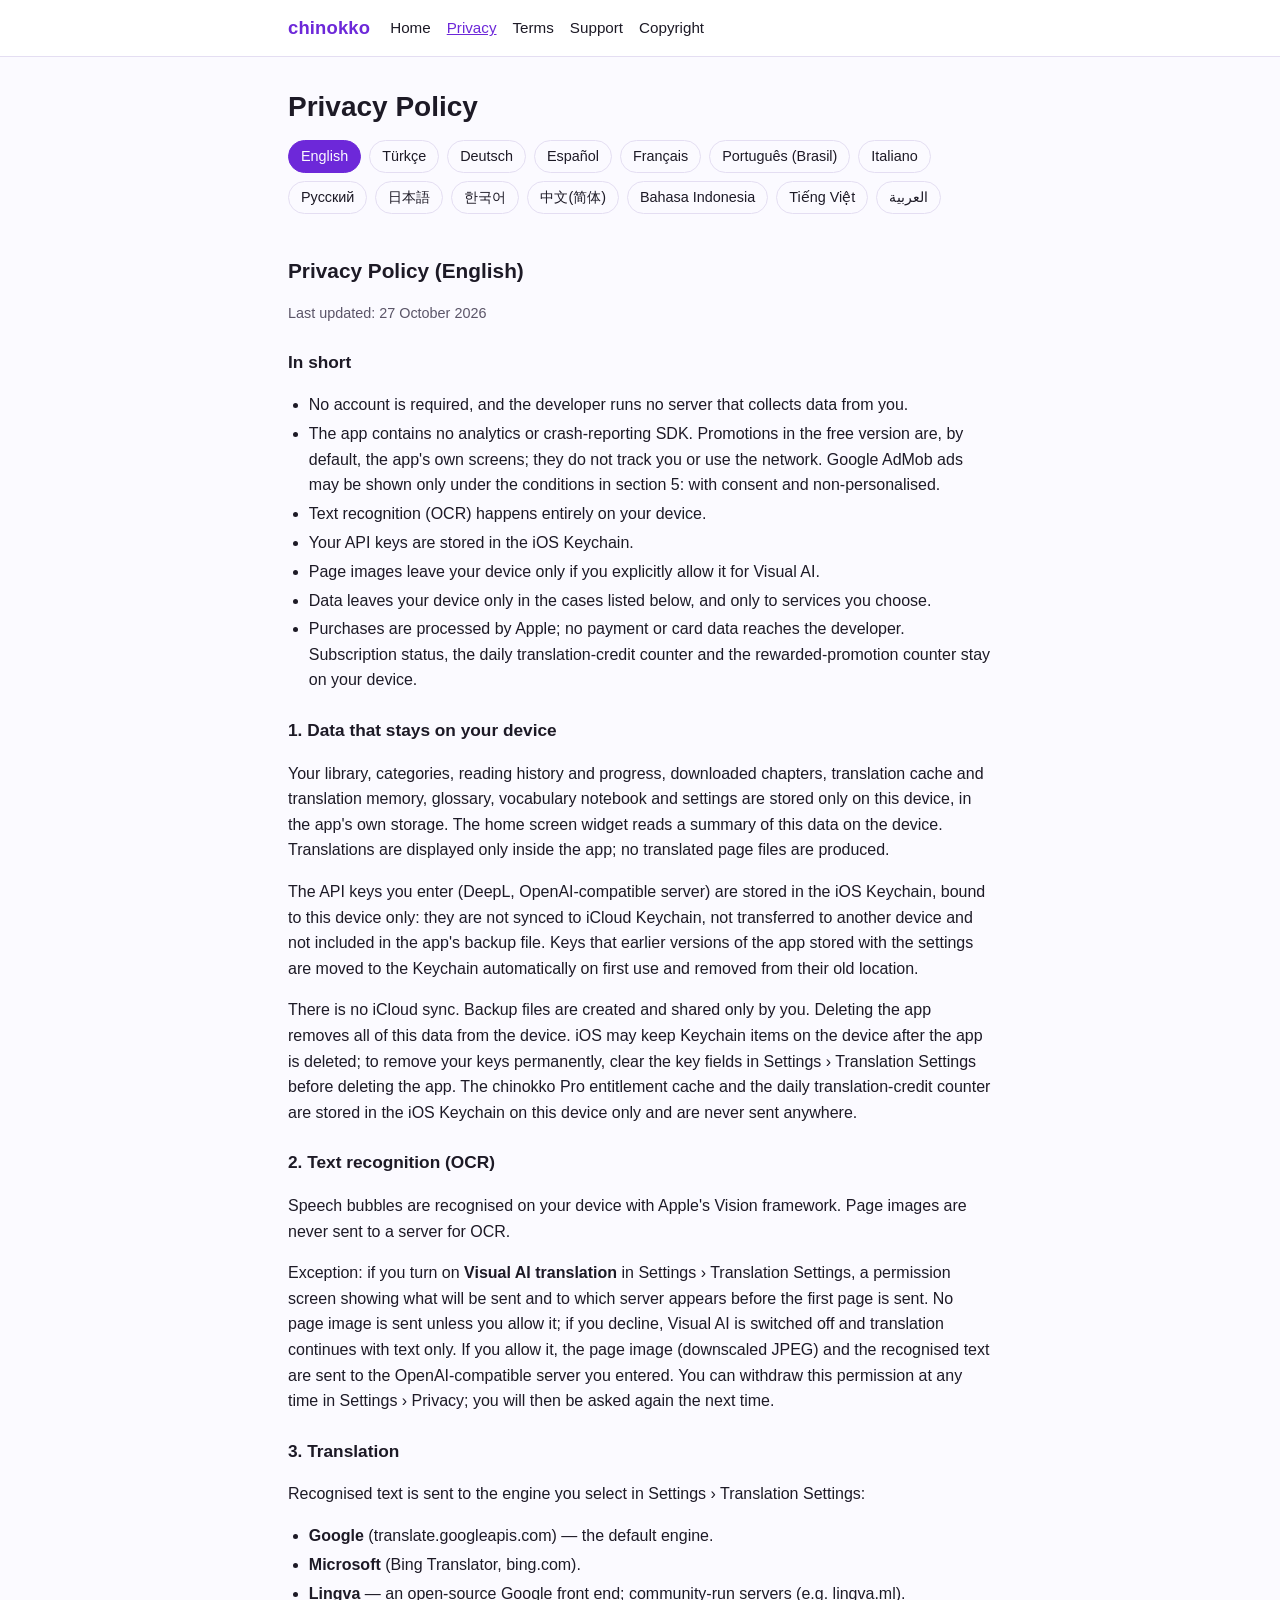
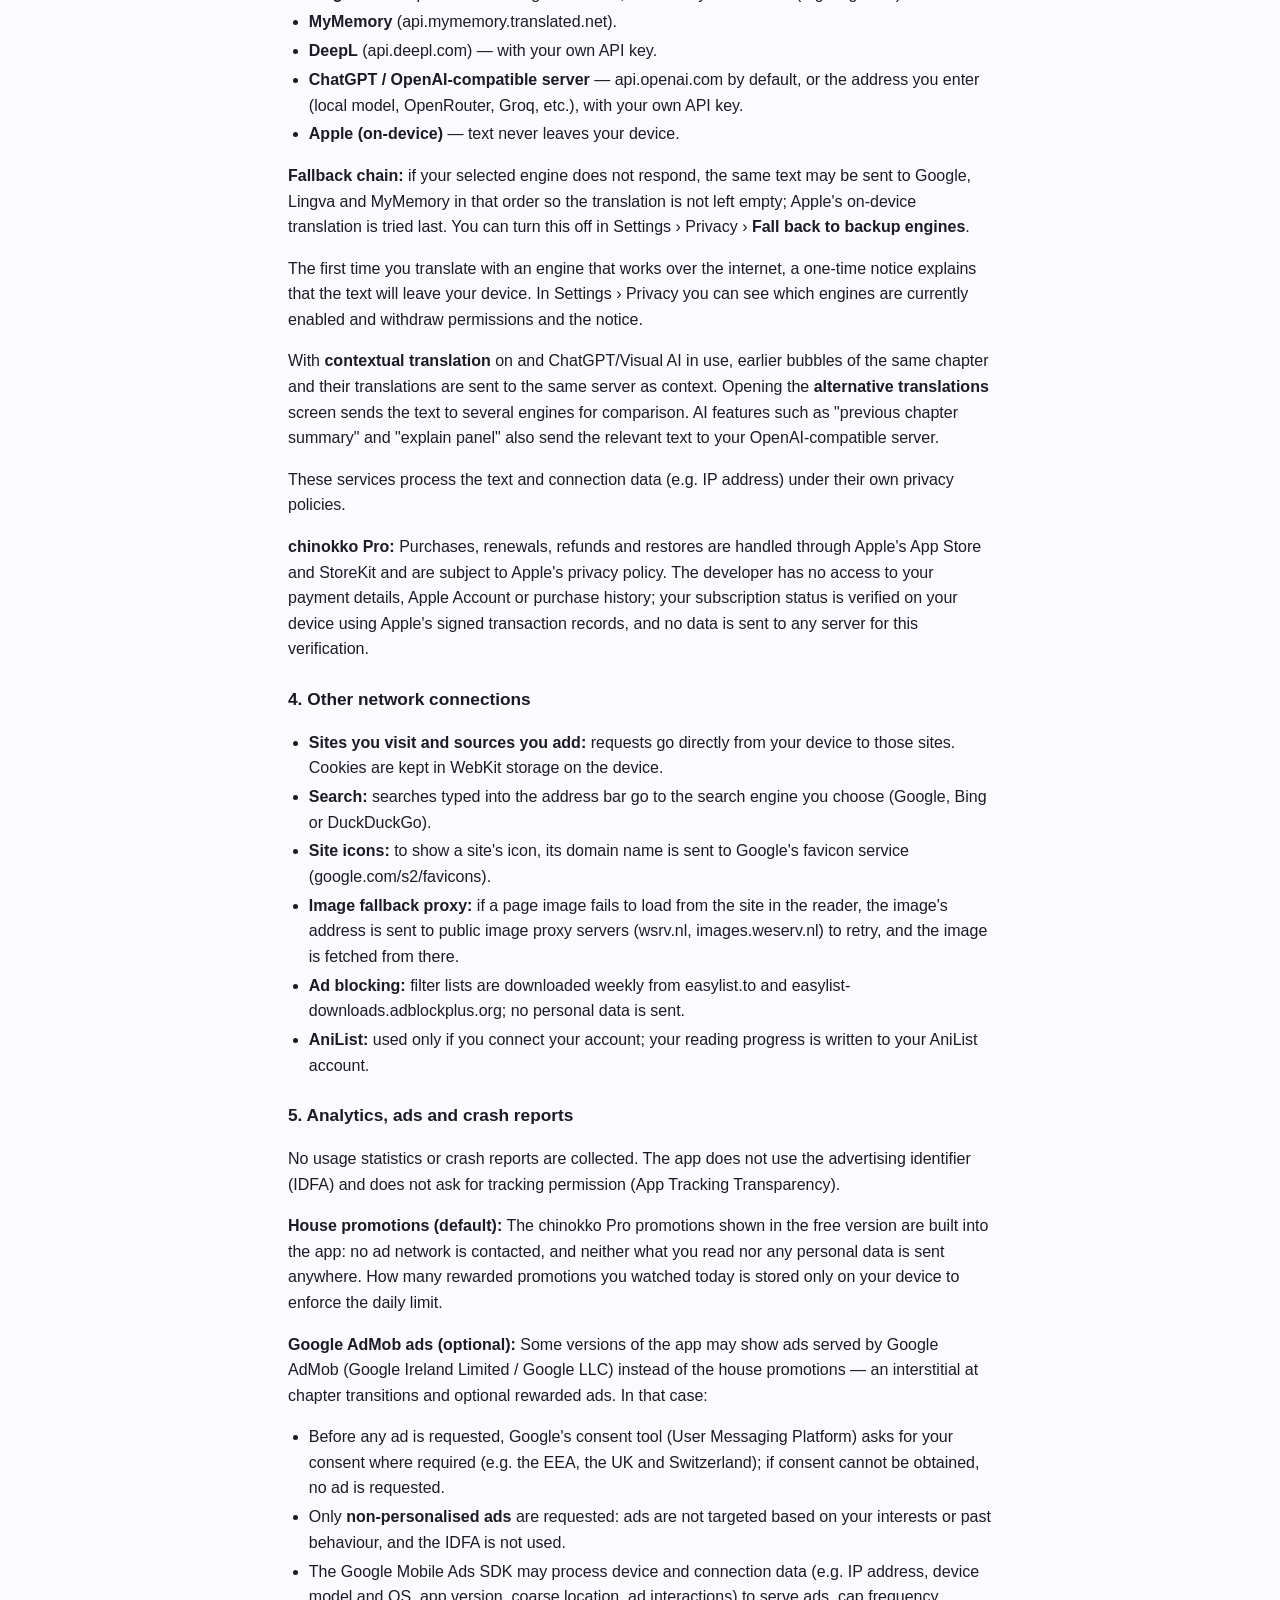
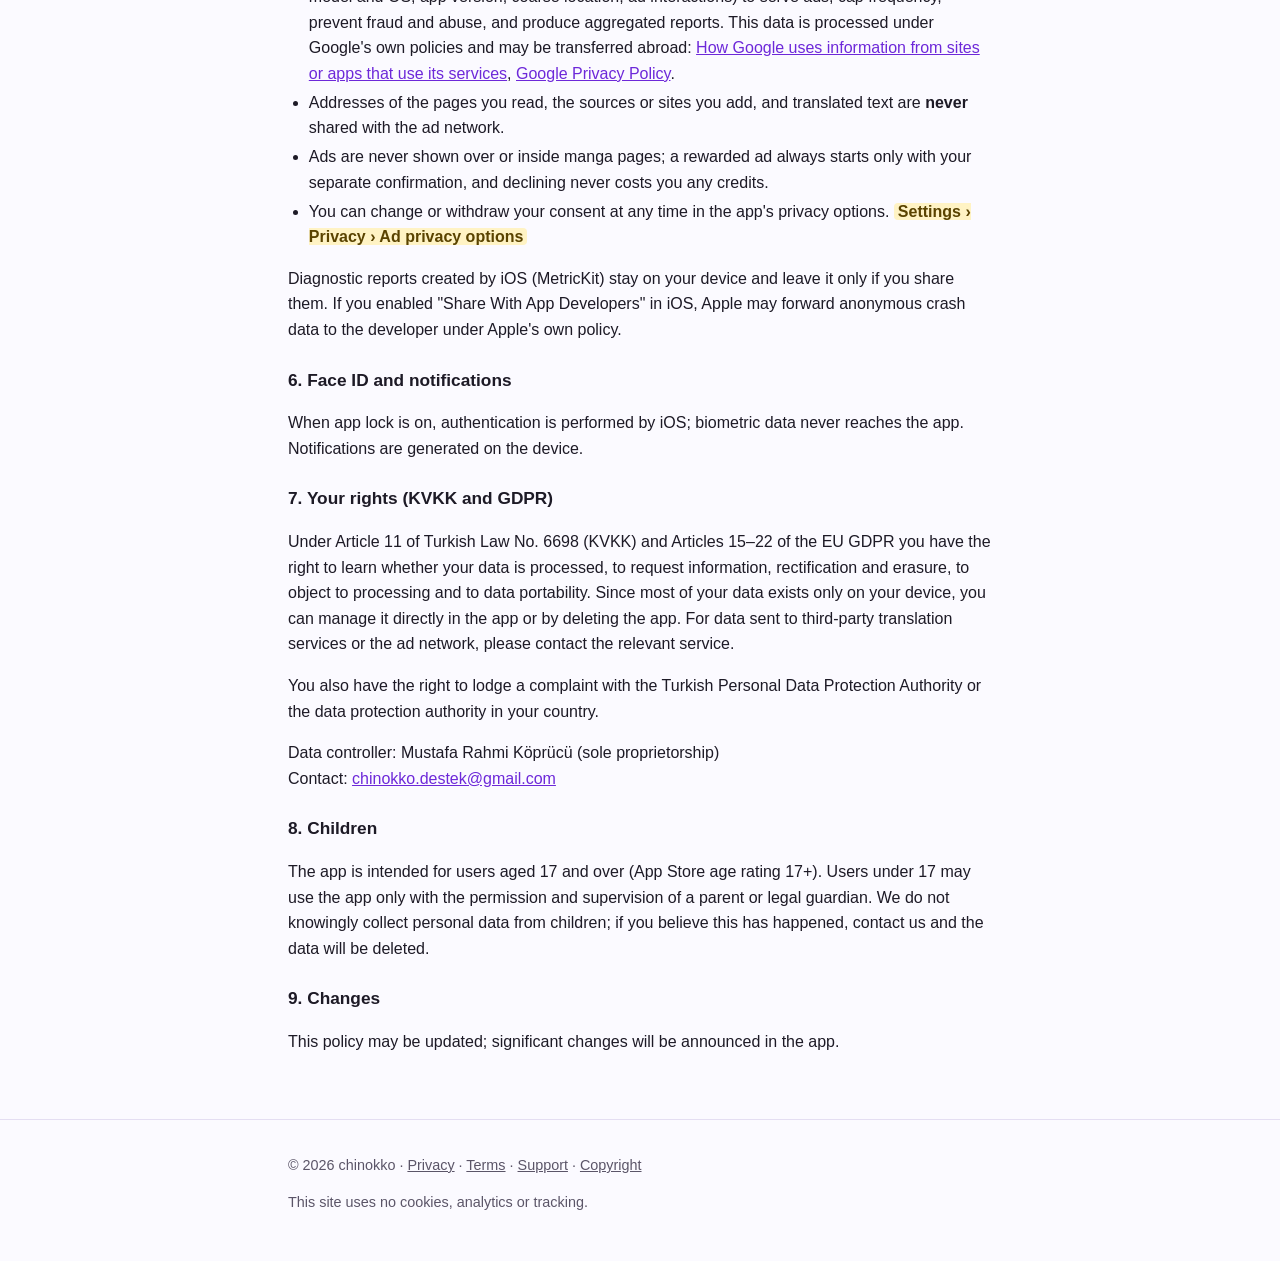
<file: privacy.html>
<!doctype html>
<html lang="en">
<head>
<meta charset="utf-8">
<meta name="viewport" content="width=device-width, initial-scale=1">
<meta name="referrer" content="no-referrer">
<meta name="color-scheme" content="light dark">
<meta name="theme-color" content="#6d28d9">
<link rel="stylesheet" href="style.css">
<title>Privacy Policy · chinokko</title>
<meta name="description" content="chinokko privacy policy (English and Turkish).">
</head>
<body>
<a class="skip" href="#main">Skip to content</a>
<header class="site"><div class="wrap">
<a class="brand" href="index.html">chinokko</a>
<nav aria-label="Site"><ul>
<li><a href="index.html">Home</a></li>
<li><a href="privacy.html" aria-current="page">Privacy</a></li>
<li><a href="terms.html">Terms</a></li>
<li><a href="support.html">Support</a></li>
<li><a href="copyright.html">Copyright</a></li>
</ul></nav>
</div></header>
<main id="main"><div class="wrap">
<h1>Privacy Policy</h1>
<nav class="langswitch" aria-label="Language"><a href="#en" lang="en" hreflang="en">English</a><a href="#tr" lang="tr" hreflang="tr">Türkçe</a><a href="#de" lang="de" hreflang="de">Deutsch</a><a href="#es" lang="es" hreflang="es">Español</a><a href="#fr" lang="fr" hreflang="fr">Français</a><a href="#pt-BR" lang="pt-BR" hreflang="pt-BR">Português (Brasil)</a><a href="#it" lang="it" hreflang="it">Italiano</a><a href="#ru" lang="ru" hreflang="ru">Русский</a><a href="#ja" lang="ja" hreflang="ja">日本語</a><a href="#ko" lang="ko" hreflang="ko">한국어</a><a href="#zh-CN" lang="zh-CN" hreflang="zh-CN">中文(简体)</a><a href="#id" lang="id" hreflang="id">Bahasa Indonesia</a><a href="#vi" lang="vi" hreflang="vi">Tiếng Việt</a><a href="#ar" lang="ar" hreflang="ar">العربية</a></nav>

<section class="lang" id="en" lang="en" aria-labelledby="en-h">
<h2 id="en-h">Privacy Policy (English)</h2>
<p class="meta">Last updated: 27 October 2026</p>

<h3>In short</h3>
<ul>
<li>No account is required, and the developer runs no server that collects data from you.</li>
<li>The app contains no analytics or crash-reporting SDK. Promotions in the free version are, by default, the app's own screens; they do not track you or use the network. Google AdMob ads may be shown only under the conditions in section 5: with consent and non-personalised.</li>
<li>Text recognition (OCR) happens entirely on your device.</li>
<li>Your API keys are stored in the iOS Keychain.</li>
<li>Page images leave your device only if you explicitly allow it for Visual AI.</li>
<li>Data leaves your device only in the cases listed below, and only to services you choose.</li>
<li>Purchases are processed by Apple; no payment or card data reaches the developer. Subscription status, the daily translation-credit counter and the rewarded-promotion counter stay on your device.</li>
</ul>

<h3>1. Data that stays on your device</h3>
<p>Your library, categories, reading history and progress, downloaded chapters, translation cache and translation memory, glossary, vocabulary notebook and settings are stored only on this device, in the app's own storage. The home screen widget reads a summary of this data on the device. Translations are displayed only inside the app; no translated page files are produced.</p>
<p>The API keys you enter (DeepL, OpenAI-compatible server) are stored in the iOS Keychain, bound to this device only: they are not synced to iCloud Keychain, not transferred to another device and not included in the app's backup file. Keys that earlier versions of the app stored with the settings are moved to the Keychain automatically on first use and removed from their old location.</p>
<p>There is no iCloud sync. Backup files are created and shared only by you. Deleting the app removes all of this data from the device. iOS may keep Keychain items on the device after the app is deleted; to remove your keys permanently, clear the key fields in Settings › Translation Settings before deleting the app. The chinokko Pro entitlement cache and the daily translation-credit counter are stored in the iOS Keychain on this device only and are never sent anywhere.</p>

<h3>2. Text recognition (OCR)</h3>
<p>Speech bubbles are recognised on your device with Apple's Vision framework. Page images are never sent to a server for OCR.</p>
<p>Exception: if you turn on <strong>Visual AI translation</strong> in Settings › Translation Settings, a permission screen showing what will be sent and to which server appears before the first page is sent. No page image is sent unless you allow it; if you decline, Visual AI is switched off and translation continues with text only. If you allow it, the page image (downscaled JPEG) and the recognised text are sent to the OpenAI-compatible server you entered. You can withdraw this permission at any time in Settings › Privacy; you will then be asked again the next time.</p>

<h3>3. Translation</h3>
<p>Recognised text is sent to the engine you select in Settings › Translation Settings:</p>
<ul>
<li><strong>Google</strong> (translate.googleapis.com) — the default engine.</li>
<li><strong>Microsoft</strong> (Bing Translator, bing.com).</li>
<li><strong>Lingva</strong> — an open-source Google front end; community-run servers (e.g. lingva.ml).</li>
<li><strong>MyMemory</strong> (api.mymemory.translated.net).</li>
<li><strong>DeepL</strong> (api.deepl.com) — with your own API key.</li>
<li><strong>ChatGPT / OpenAI-compatible server</strong> — api.openai.com by default, or the address you enter (local model, OpenRouter, Groq, etc.), with your own API key.</li>
<li><strong>Apple (on-device)</strong> — text never leaves your device.</li>
</ul>
<p><strong>Fallback chain:</strong> if your selected engine does not respond, the same text may be sent to Google, Lingva and MyMemory in that order so the translation is not left empty; Apple's on-device translation is tried last. You can turn this off in Settings › Privacy › <strong>Fall back to backup engines</strong>.</p>
<p>The first time you translate with an engine that works over the internet, a one-time notice explains that the text will leave your device. In Settings › Privacy you can see which engines are currently enabled and withdraw permissions and the notice.</p>
<p>With <strong>contextual translation</strong> on and ChatGPT/Visual AI in use, earlier bubbles of the same chapter and their translations are sent to the same server as context. Opening the <strong>alternative translations</strong> screen sends the text to several engines for comparison. AI features such as "previous chapter summary" and "explain panel" also send the relevant text to your OpenAI-compatible server.</p>
<p>These services process the text and connection data (e.g. IP address) under their own privacy policies.</p>
<p><strong>chinokko Pro:</strong> Purchases, renewals, refunds and restores are handled through Apple's App Store and StoreKit and are subject to Apple's privacy policy. The developer has no access to your payment details, Apple Account or purchase history; your subscription status is verified on your device using Apple's signed transaction records, and no data is sent to any server for this verification.</p>

<h3>4. Other network connections</h3>
<ul>
<li><strong>Sites you visit and sources you add:</strong> requests go directly from your device to those sites. Cookies are kept in WebKit storage on the device.</li>
<li><strong>Search:</strong> searches typed into the address bar go to the search engine you choose (Google, Bing or DuckDuckGo).</li>
<li><strong>Site icons:</strong> to show a site's icon, its domain name is sent to Google's favicon service (google.com/s2/favicons).</li>
<li><strong>Image fallback proxy:</strong> if a page image fails to load from the site in the reader, the image's address is sent to public image proxy servers (wsrv.nl, images.weserv.nl) to retry, and the image is fetched from there.</li>
<li><strong>Ad blocking:</strong> filter lists are downloaded weekly from easylist.to and easylist-downloads.adblockplus.org; no personal data is sent.</li>
<li><strong>AniList:</strong> used only if you connect your account; your reading progress is written to your AniList account.</li>
</ul>

<h3>5. Analytics, ads and crash reports</h3>
<p>No usage statistics or crash reports are collected. The app does not use the advertising identifier (IDFA) and does not ask for tracking permission (App Tracking Transparency).</p>
<p><strong>House promotions (default):</strong> The chinokko Pro promotions shown in the free version are built into the app: no ad network is contacted, and neither what you read nor any personal data is sent anywhere. How many rewarded promotions you watched today is stored only on your device to enforce the daily limit.</p>
<p><strong>Google AdMob ads (optional):</strong> Some versions of the app may show ads served by Google AdMob (Google Ireland Limited / Google LLC) instead of the house promotions — an interstitial at chapter transitions and optional rewarded ads. In that case:</p>
<ul>
<li>Before any ad is requested, Google's consent tool (User Messaging Platform) asks for your consent where required (e.g. the EEA, the UK and Switzerland); if consent cannot be obtained, no ad is requested.</li>
<li>Only <strong>non-personalised ads</strong> are requested: ads are not targeted based on your interests or past behaviour, and the IDFA is not used.</li>
<li>The Google Mobile Ads SDK may process device and connection data (e.g. IP address, device model and OS, app version, coarse location, ad interactions) to serve ads, cap frequency, prevent fraud and abuse, and produce aggregated reports. This data is processed under Google's own policies and may be transferred abroad: <a href="https://policies.google.com/technologies/partner-sites">How Google uses information from sites or apps that use its services</a>, <a href="https://policies.google.com/privacy">Google Privacy Policy</a>.</li>
<li>Addresses of the pages you read, the sources or sites you add, and translated text are <strong>never</strong> shared with the ad network.</li>
<li>Ads are never shown over or inside manga pages; a rewarded ad always starts only with your separate confirmation, and declining never costs you any credits.</li>
<li>You can change or withdraw your consent at any time in the app's privacy options. <mark class="fill">Settings › Privacy › Ad privacy options</mark></li>
</ul>
<p>Diagnostic reports created by iOS (MetricKit) stay on your device and leave it only if you share them. If you enabled "Share With App Developers" in iOS, Apple may forward anonymous crash data to the developer under Apple's own policy.</p>

<h3>6. Face ID and notifications</h3>
<p>When app lock is on, authentication is performed by iOS; biometric data never reaches the app. Notifications are generated on the device.</p>

<h3>7. Your rights (KVKK and GDPR)</h3>
<p>Under Article 11 of Turkish Law No. 6698 (KVKK) and Articles 15–22 of the EU GDPR you have the right to learn whether your data is processed, to request information, rectification and erasure, to object to processing and to data portability. Since most of your data exists only on your device, you can manage it directly in the app or by deleting the app. For data sent to third-party translation services or the ad network, please contact the relevant service.</p>
<p>You also have the right to lodge a complaint with the Turkish Personal Data Protection Authority or the data protection authority in your country.</p>
<p>Data controller: Mustafa Rahmi Köprücü (sole proprietorship)<br>
Contact: <a href="mailto:chinokko.destek@gmail.com">chinokko.destek@gmail.com</a></p>

<h3>8. Children</h3>
<p>The app is intended for users aged 17 and over (App Store age rating 17+). Users under 17 may use the app only with the permission and supervision of a parent or legal guardian. We do not knowingly collect personal data from children; if you believe this has happened, contact us and the data will be deleted.</p>

<h3>9. Changes</h3>
<p>This policy may be updated; significant changes will be announced in the app.</p>
</section>

<section class="lang" id="tr" lang="tr" aria-labelledby="tr-h">
<h2 id="tr-h">Gizlilik Politikası (Türkçe)</h2>
<p class="meta">Son güncelleme: 27 Ekim 2026</p>

<h3>Kısaca</h3>
<ul>
<li>Hesap oluşturman gerekmez; geliştiricinin senden veri topladığı bir sunucu yoktur.</li>
<li>Uygulamada analitik veya çökme raporlama SDK'sı yoktur. Ücretsiz sürümdeki tanıtımlar varsayılan olarak uygulamanın kendi ekranlarıdır; izleme yapmaz, ağa bağlanmaz. Google AdMob reklamları yalnızca 5. bölümde anlatılan koşullarla, onay alınarak ve kişiselleştirilmemiş olarak gösterilebilir.</li>
<li>Metin tanıma (OCR) tamamen cihazında yapılır.</li>
<li>API anahtarların iOS Anahtar Zinciri'nde saklanır.</li>
<li>Sayfa görüntüsü, yalnızca Görsel YZ için açıkça izin verirsen cihazından çıkar.</li>
<li>Cihazından çıkan veriler yalnızca aşağıda sayılan durumlarda, senin seçtiğin hizmetlere gider.</li>
<li>Satın alımlar Apple tarafından işlenir; geliştiriciye ödeme veya kart bilgisi ulaşmaz. Abonelik durumu, günlük çeviri hakkı sayacı ve ödüllü tanıtım sayacı yalnızca cihazında tutulur.</li>
</ul>

<h3>1. Cihazında kalan veriler</h3>
<p>Kütüphanen, kategorilerin, okuma geçmişin ve ilerlemen, indirdiğin bölümler, çeviri önbelleği ve çeviri hafızası, çeviri sözlüğün, kelime defterin ve ayarların yalnızca bu cihazda, uygulamanın kendi depolama alanında saklanır. Ana ekran widget'ı bu verilerin bir özetini yine cihaz içinde okur. Çeviri yalnızca uygulama içinde görüntülenir; çevrilmiş sayfa dosyası üretilmez.</p>
<p>Girdiğin API anahtarları (DeepL, OpenAI-uyumlu sunucu) iOS Anahtar Zinciri'nde, yalnızca bu cihaza bağlı olarak saklanır: iCloud Anahtar Zinciri'ne eşitlenmez, başka bir cihaza taşınmaz ve uygulamanın yedek dosyasına girmez. Uygulamanın eski sürümlerinde ayarlarla birlikte saklanan anahtarlar, ilk kullanımda otomatik olarak Anahtar Zinciri'ne taşınır ve eski yerlerinden silinir.</p>
<p>iCloud senkronizasyonu yoktur. Yedek dosyasını yalnızca sen oluşturur ve istersen paylaşırsın. Uygulamayı sildiğinde bu verilerin tamamı cihazdan silinir. iOS, Anahtar Zinciri kayıtlarını uygulama silindikten sonra da cihazda tutabilir; anahtarlarını kalıcı olarak silmek için uygulamayı silmeden önce Ayarlar › Çeviri Ayarları'ndaki anahtar alanlarını boşalt. chinokko Pro abonelik durumunun doğrulama önbelleği ve günlük çeviri hakkı sayacı iOS Anahtar Zinciri'nde, yalnızca bu cihazda saklanır ve hiçbir yere gönderilmez.</p>

<h3>2. Metin tanıma (OCR)</h3>
<p>Sayfalardaki konuşma balonları Apple'ın Vision çerçevesiyle cihazında tanınır. Sayfa görüntüleri OCR için hiçbir sunucuya gönderilmez.</p>
<p>İstisna: Ayarlar › Çeviri Ayarları'nda <strong>Görsel YZ çevirisini</strong> açarsan, ilk sayfa gönderilmeden önce neyin, hangi sunucuya gönderileceğini gösteren bir izin ekranı açılır. İzin vermedikçe hiçbir sayfa görüntüsü gönderilmez; izin vermezsen Görsel YZ kapatılır ve çeviri yalnızca metinle sürer. İzin verirsen sayfa görüntüsü (küçültülmüş JPEG) ve tanınan metin girdiğin OpenAI-uyumlu sunucuya gönderilir. İzni Ayarlar › Gizlilik bölümünden istediğin zaman geri alabilirsin; geri aldığında bir sonraki kullanımda yeniden sorulur.</p>

<h3>3. Çeviri</h3>
<p>Tanınan metin, Ayarlar › Çeviri Ayarları'nda seçtiğin çeviri motoruna gönderilir:</p>
<ul>
<li><strong>Google</strong> (translate.googleapis.com) — varsayılan motor.</li>
<li><strong>Microsoft</strong> (Bing Translator, bing.com).</li>
<li><strong>Lingva</strong> — Google'ın açık kaynak ön yüzü; topluluk tarafından işletilen sunucular (ör. lingva.ml).</li>
<li><strong>MyMemory</strong> (api.mymemory.translated.net).</li>
<li><strong>DeepL</strong> (api.deepl.com) — kendi API anahtarınla.</li>
<li><strong>ChatGPT / OpenAI-uyumlu sunucu</strong> — varsayılan api.openai.com ya da girdiğin adres (yerel model, OpenRouter, Groq vb.), kendi API anahtarınla.</li>
<li><strong>Apple (cihaz içi)</strong> — metin cihazından çıkmaz.</li>
</ul>
<p><strong>Yedek zinciri:</strong> Seçtiğin motor yanıt vermezse çevirinin boş kalmaması için aynı metin sırasıyla Google, Lingva ve MyMemory'ye gönderilebilir; en son Apple cihaz içi çeviri denenir. Bu yedeklemeyi Ayarlar › Gizlilik › <strong>Yedek motorlara düşme</strong> ile kapatabilirsin.</p>
<p>İnternet üzerinden çalışan bir motorla ilk çeviride, metnin cihazından çıkacağını anlatan tek seferlik bir bilgilendirme gösterilir. Ayarlar › Gizlilik bölümünde şu an etkin motorları görebilir, izinleri ve bilgilendirmeyi geri alabilirsin.</p>
<p><strong>Bağlamlı çeviri</strong> açıkken ve ChatGPT/Görsel YZ kullanılırken, aynı bölümdeki önceki balonların metinleri ve çevirileri bağlam olarak aynı sunucuya gönderilir. <strong>Alternatif çeviriler</strong> ekranını açtığında metin karşılaştırma için birden fazla motora gönderilir. "Önceki bölüm özeti" ve "paneli açıkla" gibi yapay zekâ özellikleri de ilgili metni OpenAI-uyumlu sunucuna gönderir.</p>
<p>Bu hizmetler gönderilen metni ve bağlantı bilgilerini (ör. IP adresi) kendi gizlilik politikalarına göre işler.</p>
<p><strong>chinokko Pro:</strong> Satın alma, yenileme, iade ve geri yükleme işlemleri Apple'ın App Store ve StoreKit altyapısı üzerinden yürütülür ve Apple'ın gizlilik politikasına tabidir. Geliştirici ödeme bilgine, Apple Hesabına veya satın alma geçmişine erişmez; abonelik durumu cihazında, Apple'ın imzalı işlem kayıtlarıyla doğrulanır ve bu doğrulama için hiçbir sunucuya veri gönderilmez.</p>

<h3>4. Diğer ağ bağlantıları</h3>
<ul>
<li><strong>Ziyaret ettiğin siteler ve eklediğin kaynaklar:</strong> İstekler doğrudan cihazından bu sitelere gider. Çerezler cihazdaki WebKit deposunda tutulur.</li>
<li><strong>Arama:</strong> Adres çubuğuna yazdığın aramalar seçtiğin arama motoruna (Google, Bing veya DuckDuckGo) gönderilir.</li>
<li><strong>Site simgeleri:</strong> Sitelerin simgesini göstermek için alan adı Google'ın simge servisine (google.com/s2/favicons) gönderilir.</li>
<li><strong>Görsel yedek sunucusu:</strong> Okuyucuda bir sayfa görseli siteden yüklenemezse, görselin adresi yeniden denemek için herkese açık görsel vekil sunucularına (wsrv.nl, images.weserv.nl) gönderilir ve görsel oradan alınır.</li>
<li><strong>Reklam engelleme:</strong> Filtre listeleri haftada bir easylist.to ve easylist-downloads.adblockplus.org adreslerinden indirilir; bu sırada kişisel veri gönderilmez.</li>
<li><strong>AniList:</strong> Yalnızca hesabını bağlarsan kullanılır; okuma ilerlemen AniList hesabına yazılır.</li>
</ul>

<h3>5. Analitik, reklam ve çökme raporları</h3>
<p>Kullanım istatistiği veya çökme raporu toplanmaz. Uygulama reklam kimliğini (IDFA) kullanmaz ve izleme izni (App Tracking Transparency) istemez.</p>
<p><strong>Ev içi tanıtımlar (varsayılan):</strong> Ücretsiz sürümde gösterilen chinokko Pro tanıtımları uygulamanın içinde gömülüdür: reklam ağına bağlanılmaz, okuduğun içerik veya kişisel veri hiçbir yere gönderilmez. Bugün kaç ödüllü tanıtım izlediğin yalnızca cihazında, günlük sınırı uygulamak için tutulur.</p>
<p><strong>Google AdMob reklamları (isteğe bağlı):</strong> Uygulamanın bazı sürümlerinde ücretsiz sürümdeki tanıtımların yerine Google Ireland Limited / Google LLC tarafından sunulan AdMob reklamları (bölüm geçişinde geçiş reklamı ve isteğe bağlı ödüllü reklam) gösterilebilir. Bu durumda:</p>
<ul>
<li>Reklam istenmeden önce Google'ın onay aracıyla (User Messaging Platform) gereken yerlerde (ör. AEA, Birleşik Krallık ve İsviçre) onayın istenir; onay alınamazsa reklam istenmez.</li>
<li>Yalnızca <strong>kişiselleştirilmemiş reklam</strong> istenir: reklamlar ilgi alanlarına veya geçmiş davranışına göre hedeflenmez; IDFA kullanılmaz.</li>
<li>Google Mobile Ads SDK, reklamı sunmak, sıklığı sınırlamak, dolandırıcılığı ve kötüye kullanımı önlemek ve toplu raporlama yapmak için cihaz ve bağlantı bilgilerini (ör. IP adresi, cihaz modeli ve işletim sistemi, uygulama sürümü, kaba konum, reklam etkileşimleri) işleyebilir. Bu veriler Google'ın kendi politikalarına göre işlenir ve yurt dışına aktarılabilir: <a href="https://policies.google.com/technologies/partner-sites">Google, iş ortaklarının site ve uygulamalarındaki bilgileri nasıl kullanır</a>, <a href="https://policies.google.com/privacy">Google Gizlilik Politikası</a>.</li>
<li>Okuduğun sayfaların, eklediğin kaynakların veya sitelerin adresleri ve çeviri metinleri reklam ağıyla <strong>paylaşılmaz</strong>.</li>
<li>Reklamlar manga sayfalarının üstünde veya içinde gösterilmez; ödüllü reklam her zaman ayrı onayınla başlar ve reddetmen hiçbir hakkını kaybettirmez.</li>
<li>Onayını uygulamadaki Gizlilik seçeneklerinden istediğin zaman değiştirebilir veya geri alabilirsin. <mark class="fill">Ayarlar › Gizlilik › Reklam gizlilik seçenekleri</mark></li>
</ul>
<p>iOS'un oluşturduğu tanı raporları (MetricKit) cihazında kalır ve yalnızca sen paylaşırsan cihazından çıkar. iOS'taki "Uygulama Geliştiricileriyle Paylaş" ayarını açtıysan Apple, kendi politikası çerçevesinde anonim çökme verilerini geliştiriciye iletebilir.</p>

<h3>6. Face ID ve bildirimler</h3>
<p>Uygulama kilidi açıkken kimlik doğrulama iOS tarafından yapılır; biyometrik veriler uygulamaya hiçbir zaman ulaşmaz. Bildirimler cihazda oluşturulur.</p>

<h3>7. Haklarınız (KVKK ve GDPR)</h3>
<p>6698 sayılı Kişisel Verilerin Korunması Kanunu'nun 11. maddesi ve AB Genel Veri Koruma Tüzüğü (GDPR) md. 15–22 kapsamında; verilerinin işlenip işlenmediğini öğrenme, bilgi talep etme, düzeltme, silme, işlemeye itiraz etme ve veri taşınabilirliği haklarına sahipsin. Verilerinin büyük bölümü yalnızca cihazında olduğundan bunları uygulama içinden veya uygulamayı silerek doğrudan yönetebilirsin. Üçüncü taraf çeviri hizmetlerine ve reklam ağına gönderilen veriler için ilgili hizmete başvurman gerekir.</p>
<p>Ayrıca Kişisel Verileri Koruma Kurulu'na veya bulunduğun ülkedeki veri koruma otoritesine şikâyette bulunma hakkın vardır.</p>
<p>Veri sorumlusu: Mustafa Rahmi Köprücü (şahıs şirketi)<br>
İletişim: <a href="mailto:chinokko.destek@gmail.com">chinokko.destek@gmail.com</a></p>

<h3>8. Çocuklar</h3>
<p>Uygulama 17 yaş ve üzeri kullanıcılar içindir (App Store yaş derecelendirmesi 17+). 17 yaşından küçükler uygulamayı yalnızca ebeveyn veya yasal vasilerinin izni ve gözetimiyle kullanabilir. Çocuklardan bilerek kişisel veri toplamıyoruz; böyle bir durum fark edilirse bize yazın, ilgili veriler silinir.</p>

<h3>9. Değişiklikler</h3>
<p>Bu politika güncellenebilir; önemli değişiklikler uygulama içinde duyurulur.</p>
</section>

<section class="lang" id="de" lang="de" aria-labelledby="de-h">
<h2 id="de-h">Datenschutzerklärung (Deutsch)</h2>
<p class="note">Diese Übersetzung dient lediglich der Information. Bei Abweichungen zwischen den Fassungen ist die englische Fassung maßgeblich.</p>
<p class="meta">Zuletzt aktualisiert: 27. Oktober 2026</p>

<h3>Kurz gesagt</h3>
<ul>
<li>Es ist kein Konto erforderlich, und der Entwickler betreibt keinen Server, der Daten von Ihnen erhebt.</li>
<li>Die App enthält kein SDK für Analysen oder Absturzberichte. Werbeeinblendungen in der kostenlosen Version sind standardmäßig eigene Bildschirme der App; sie verfolgen Sie nicht und nutzen keine Netzwerkverbindung. Google-AdMob-Anzeigen dürfen nur unter den in Abschnitt 5 genannten Bedingungen angezeigt werden: mit Einwilligung und nicht personalisiert.</li>
<li>Die Texterkennung (OCR) erfolgt vollständig auf Ihrem Gerät.</li>
<li>Ihre API-Schlüssel werden im iOS-Schlüsselbund gespeichert.</li>
<li>Seitenbilder verlassen Ihr Gerät nur, wenn Sie dies für Visual AI ausdrücklich erlauben.</li>
<li>Daten verlassen Ihr Gerät nur in den unten aufgeführten Fällen und nur an Dienste, die Sie selbst auswählen.</li>
<li>Käufe werden von Apple abgewickelt; Zahlungs- oder Kartendaten erreichen den Entwickler nicht. Abostatus, der Zähler für tägliche Übersetzungsguthaben und der Zähler für Belohnungs-Werbeeinblendungen verbleiben auf Ihrem Gerät.</li>
</ul>

<h3>1. Daten, die auf Ihrem Gerät verbleiben</h3>
<p>Ihre Bibliothek, Kategorien, Ihr Leseverlauf und Lesefortschritt, heruntergeladene Kapitel, Übersetzungscache und Übersetzungsspeicher, Glossar, Vokabelheft und Einstellungen werden ausschließlich auf diesem Gerät im eigenen Speicher der App abgelegt. Das Widget auf dem Home-Bildschirm liest eine Zusammenfassung dieser Daten auf dem Gerät. Übersetzungen werden nur innerhalb der App angezeigt; es werden keine übersetzten Seitendateien erzeugt.</p>
<p>Die von Ihnen eingegebenen API-Schlüssel (DeepL, OpenAI-kompatibler Server) werden im iOS-Schlüsselbund gespeichert und sind ausschließlich an dieses Gerät gebunden: Sie werden nicht mit dem iCloud-Schlüsselbund synchronisiert, nicht auf ein anderes Gerät übertragen und nicht in die Sicherungsdatei der App aufgenommen. Schlüssel, die frühere Versionen der App zusammen mit den Einstellungen gespeichert haben, werden bei der ersten Nutzung automatisch in den Schlüsselbund verschoben und an ihrem alten Speicherort gelöscht.</p>
<p>Es gibt keine iCloud-Synchronisierung. Sicherungsdateien werden ausschließlich von Ihnen erstellt und geteilt. Durch das Löschen der App werden alle diese Daten vom Gerät entfernt. iOS kann Schlüsselbundeinträge nach dem Löschen der App auf dem Gerät behalten; um Ihre Schlüssel dauerhaft zu entfernen, leeren Sie vor dem Löschen der App die Schlüsselfelder unter Einstellungen › Übersetzungseinstellungen. Der Berechtigungscache für chinokko Pro und der Zähler für tägliche Übersetzungsguthaben werden ausschließlich auf diesem Gerät im iOS-Schlüsselbund gespeichert und niemals irgendwohin gesendet.</p>

<h3>2. Texterkennung (OCR)</h3>
<p>Sprechblasen werden auf Ihrem Gerät mit dem Vision-Framework von Apple erkannt. Seitenbilder werden niemals zur Texterkennung an einen Server gesendet.</p>
<p>Ausnahme: Wenn Sie unter Einstellungen › Übersetzungseinstellungen die <strong>Visual-AI-Übersetzung</strong> aktivieren, erscheint vor dem Senden der ersten Seite ein Berechtigungsbildschirm, der anzeigt, was an welchen Server gesendet wird. Ohne Ihre Erlaubnis wird kein Seitenbild gesendet; lehnen Sie ab, wird Visual AI deaktiviert und die Übersetzung erfolgt nur anhand des Textes. Wenn Sie zustimmen, werden das Seitenbild (verkleinertes JPEG) und der erkannte Text an den von Ihnen eingegebenen OpenAI-kompatiblen Server gesendet. Sie können diese Erlaubnis jederzeit unter Einstellungen › Datenschutz widerrufen; Sie werden dann beim nächsten Mal erneut gefragt.</p>

<h3>3. Übersetzung</h3>
<p>Erkannter Text wird an die Engine gesendet, die Sie unter Einstellungen › Übersetzungseinstellungen auswählen:</p>
<ul>
<li><strong>Google</strong> (translate.googleapis.com) – die Standard-Engine.</li>
<li><strong>Microsoft</strong> (Bing Translator, bing.com).</li>
<li><strong>Lingva</strong> – ein quelloffenes Google-Frontend; von der Community betriebene Server (z. B. lingva.ml).</li>
<li><strong>MyMemory</strong> (api.mymemory.translated.net).</li>
<li><strong>DeepL</strong> (api.deepl.com) – mit Ihrem eigenen API-Schlüssel.</li>
<li><strong>ChatGPT / OpenAI-kompatibler Server</strong> – standardmäßig api.openai.com oder die von Ihnen eingegebene Adresse (lokales Modell, OpenRouter, Groq usw.), mit Ihrem eigenen API-Schlüssel.</li>
<li><strong>Apple (auf dem Gerät)</strong> – der Text verlässt Ihr Gerät nie.</li>
</ul>
<p><strong>Ersatzkette:</strong> Antwortet die ausgewählte Engine nicht, kann derselbe Text der Reihe nach an Google, Lingva und MyMemory gesendet werden, damit die Übersetzung nicht leer bleibt; zuletzt wird die Apple-Übersetzung auf dem Gerät versucht. Sie können dies unter Einstellungen › Datenschutz › <strong>Auf Ersatz-Engines zurückgreifen</strong> deaktivieren.</p>
<p>Wenn Sie zum ersten Mal mit einer Engine übersetzen, die über das Internet arbeitet, erklärt ein einmaliger Hinweis, dass der Text Ihr Gerät verlässt. Unter Einstellungen › Datenschutz sehen Sie, welche Engines derzeit aktiviert sind, und können Berechtigungen sowie den Hinweis zurücksetzen.</p>
<p>Ist die <strong>kontextbezogene Übersetzung</strong> aktiviert und wird ChatGPT/Visual AI verwendet, werden frühere Sprechblasen desselben Kapitels und deren Übersetzungen als Kontext an denselben Server gesendet. Beim Öffnen des Bildschirms <strong>Alternative Übersetzungen</strong> wird der Text zum Vergleich an mehrere Engines gesendet. KI-Funktionen wie „Zusammenfassung des vorherigen Kapitels“ und „Panel erklären“ senden den betreffenden Text ebenfalls an Ihren OpenAI-kompatiblen Server.</p>
<p>Diese Dienste verarbeiten den Text und Verbindungsdaten (z. B. die IP-Adresse) gemäß ihren eigenen Datenschutzrichtlinien.</p>
<p><strong>chinokko Pro:</strong> Käufe, Verlängerungen, Erstattungen und Wiederherstellungen werden über den App Store und StoreKit von Apple abgewickelt und unterliegen der Datenschutzrichtlinie von Apple. Der Entwickler hat keinen Zugriff auf Ihre Zahlungsdaten, Ihren Apple Account oder Ihren Kaufverlauf; Ihr Abostatus wird auf Ihrem Gerät anhand der signierten Transaktionsbelege von Apple überprüft, und für diese Überprüfung werden keine Daten an einen Server gesendet.</p>

<h3>4. Weitere Netzwerkverbindungen</h3>
<ul>
<li><strong>Besuchte Websites und hinzugefügte Quellen:</strong> Anfragen gehen direkt von Ihrem Gerät an diese Websites. Cookies werden im WebKit-Speicher auf dem Gerät aufbewahrt.</li>
<li><strong>Suche:</strong> In die Adressleiste eingegebene Suchanfragen gehen an die von Ihnen gewählte Suchmaschine (Google, Bing oder DuckDuckGo).</li>
<li><strong>Website-Symbole:</strong> Um das Symbol einer Website anzuzeigen, wird deren Domainname an den Favicon-Dienst von Google (google.com/s2/favicons) gesendet.</li>
<li><strong>Ersatz-Bildproxy:</strong> Kann ein Seitenbild im Reader nicht von der Website geladen werden, wird die Adresse des Bildes für einen erneuten Versuch an öffentliche Bildproxy-Server (wsrv.nl, images.weserv.nl) gesendet und das Bild von dort abgerufen.</li>
<li><strong>Werbeblocker:</strong> Filterlisten werden wöchentlich von easylist.to und easylist-downloads.adblockplus.org heruntergeladen; dabei werden keine personenbezogenen Daten gesendet.</li>
<li><strong>AniList:</strong> wird nur verwendet, wenn Sie Ihr Konto verbinden; Ihr Lesefortschritt wird in Ihr AniList-Konto geschrieben.</li>
</ul>

<h3>5. Analysen, Werbung und Absturzberichte</h3>
<p>Es werden keine Nutzungsstatistiken oder Absturzberichte erhoben. Die App verwendet nicht die Werbe-ID (IDFA) und fragt keine Tracking-Erlaubnis an (App Tracking Transparency).</p>
<p><strong>Eigene Werbeeinblendungen (Standard):</strong> Die in der kostenlosen Version angezeigten Werbeeinblendungen für chinokko Pro sind in die App integriert: Es wird kein Werbenetzwerk kontaktiert, und weder Ihre Lektüre noch personenbezogene Daten werden irgendwohin gesendet. Wie viele Belohnungs-Werbeeinblendungen Sie heute angesehen haben, wird nur auf Ihrem Gerät gespeichert, um das Tageslimit durchzusetzen.</p>
<p><strong>Google-AdMob-Anzeigen (optional):</strong> Einige Versionen der App können anstelle der eigenen Werbeeinblendungen Anzeigen von Google AdMob (Google Ireland Limited / Google LLC) einblenden – eine Interstitial-Anzeige beim Kapitelwechsel sowie optionale Anzeigen mit Belohnung. In diesem Fall gilt:</p>
<ul>
<li>Bevor eine Anzeige angefordert wird, holt das Einwilligungstool von Google (User Messaging Platform) Ihre Einwilligung ein, sofern erforderlich (z. B. im EWR, im Vereinigten Königreich und in der Schweiz); kann keine Einwilligung eingeholt werden, wird keine Anzeige angefordert.</li>
<li>Es werden ausschließlich <strong>nicht personalisierte Anzeigen</strong> angefordert: Anzeigen werden nicht auf Grundlage Ihrer Interessen oder Ihres bisherigen Verhaltens ausgerichtet, und die IDFA wird nicht verwendet.</li>
<li>Das Google Mobile Ads SDK kann Geräte- und Verbindungsdaten (z. B. IP-Adresse, Gerätemodell und Betriebssystem, App-Version, ungefährer Standort, Interaktionen mit Anzeigen) verarbeiten, um Anzeigen auszuliefern, die Häufigkeit zu begrenzen, Betrug und Missbrauch zu verhindern und aggregierte Berichte zu erstellen. Diese Daten werden gemäß den eigenen Richtlinien von Google verarbeitet und können ins Ausland übermittelt werden: <a href="https://policies.google.com/technologies/partner-sites">Wie Google Informationen von Websites oder Apps verwendet, die Google-Dienste nutzen</a>, <a href="https://policies.google.com/privacy">Datenschutzerklärung von Google</a>.</li>
<li>Adressen der von Ihnen gelesenen Seiten, die von Ihnen hinzugefügten Quellen oder Websites sowie übersetzter Text werden <strong>niemals</strong> an das Werbenetzwerk weitergegeben.</li>
<li>Anzeigen werden niemals über oder innerhalb von Manga-Seiten eingeblendet; eine Anzeige mit Belohnung startet stets nur nach Ihrer gesonderten Bestätigung, und eine Ablehnung kostet Sie niemals Guthaben.</li>
<li>Sie können Ihre Einwilligung jederzeit in den Datenschutzoptionen der App ändern oder widerrufen. <mark class="fill">Einstellungen › Datenschutz › Werbe-Datenschutzoptionen</mark></li>
</ul>
<p>Von iOS erstellte Diagnoseberichte (MetricKit) verbleiben auf Ihrem Gerät und verlassen es nur, wenn Sie sie teilen. Wenn Sie in iOS „Mit App-Entwicklern teilen“ aktiviert haben, kann Apple anonyme Absturzdaten gemäß den eigenen Richtlinien von Apple an den Entwickler weiterleiten.</p>

<h3>6. Face ID und Mitteilungen</h3>
<p>Ist die App-Sperre aktiviert, erfolgt die Authentifizierung durch iOS; biometrische Daten gelangen niemals in die App. Mitteilungen werden auf dem Gerät erzeugt.</p>

<h3>7. Ihre Rechte (KVKK und DSGVO)</h3>
<p>Nach Artikel 11 des türkischen Gesetzes Nr. 6698 (KVKK) und den Artikeln 15–22 der EU-DSGVO haben Sie das Recht zu erfahren, ob Ihre Daten verarbeitet werden, sowie das Recht auf Auskunft, Berichtigung und Löschung, auf Widerspruch gegen die Verarbeitung und auf Datenübertragbarkeit. Da die meisten Ihrer Daten nur auf Ihrem Gerät existieren, können Sie sie direkt in der App oder durch Löschen der App verwalten. Bei Daten, die an Übersetzungsdienste Dritter oder an das Werbenetzwerk gesendet wurden, wenden Sie sich bitte an den jeweiligen Dienst.</p>
<p>Sie haben zudem das Recht, Beschwerde bei der türkischen Datenschutzbehörde oder bei der Datenschutzaufsichtsbehörde in Ihrem Land einzulegen.</p>
<p>Verantwortlicher: Mustafa Rahmi Köprücü (Einzelunternehmen)<br>
Kontakt: <a href="mailto:chinokko.destek@gmail.com">chinokko.destek@gmail.com</a></p>

<h3>8. Kinder</h3>
<p>Die App richtet sich an Nutzer ab 17 Jahren (App-Store-Altersfreigabe 17+). Nutzer unter 17 Jahren dürfen die App nur mit Erlaubnis und unter Aufsicht eines Elternteils oder Erziehungsberechtigten verwenden. Wir erheben wissentlich keine personenbezogenen Daten von Kindern; sollten Sie annehmen, dass dies geschehen ist, kontaktieren Sie uns, und die Daten werden gelöscht.</p>

<h3>9. Änderungen</h3>
<p>Diese Erklärung kann aktualisiert werden; wesentliche Änderungen werden in der App bekannt gegeben.</p>
</section>

<section class="lang" id="es" lang="es" aria-labelledby="es-h">
<h2 id="es-h">Política de privacidad (español)</h2>
<p class="note">Esta traducción se ofrece únicamente por comodidad. En caso de discrepancia entre las versiones, prevalecerá la versión en inglés.</p>
<p class="meta">Última actualización: 27 de octubre de 2026</p>

<h3>En resumen</h3>
<ul>
<li>No se necesita ninguna cuenta y el desarrollador no gestiona ningún servidor que recopile datos sobre ti.</li>
<li>La app no contiene ningún SDK de analítica ni de informes de fallos. Las promociones de la versión gratuita son, por defecto, pantallas propias de la app; no te rastrean ni usan la red. Solo pueden mostrarse anuncios de Google AdMob en las condiciones del apartado 5: con consentimiento y sin personalizar.</li>
<li>El reconocimiento de texto (OCR) se realiza íntegramente en tu dispositivo.</li>
<li>Tus claves de API se guardan en el llavero de iOS.</li>
<li>Las imágenes de las páginas solo salen de tu dispositivo si lo autorizas expresamente para Visual AI.</li>
<li>Los datos solo salen de tu dispositivo en los casos indicados a continuación y únicamente hacia los servicios que tú elijas.</li>
<li>Las compras las procesa Apple; ningún dato de pago ni de tarjeta llega al desarrollador. El estado de la suscripción, el contador diario de créditos de traducción y el contador de promociones con recompensa permanecen en tu dispositivo.</li>
</ul>

<h3>1. Datos que permanecen en tu dispositivo</h3>
<p>Tu biblioteca, categorías, historial y progreso de lectura, capítulos descargados, caché y memoria de traducción, glosario, cuaderno de vocabulario y ajustes se almacenan únicamente en este dispositivo, en el almacenamiento propio de la app. El widget de la pantalla de inicio lee un resumen de estos datos en el dispositivo. Las traducciones solo se muestran dentro de la app; no se generan archivos de páginas traducidas.</p>
<p>Las claves de API que introduces (DeepL, servidor compatible con OpenAI) se guardan en el llavero de iOS vinculadas exclusivamente a este dispositivo: no se sincronizan con el llavero de iCloud, no se transfieren a otro dispositivo y no se incluyen en el archivo de copia de seguridad de la app. Las claves que versiones anteriores de la app guardaban junto con los ajustes se trasladan automáticamente al llavero la primera vez que se usan y se eliminan de su ubicación anterior.</p>
<p>No hay sincronización con iCloud. Los archivos de copia de seguridad los creas y compartes únicamente tú. Al eliminar la app se borran todos estos datos del dispositivo. iOS puede conservar elementos del llavero en el dispositivo tras eliminar la app; para borrar tus claves de forma definitiva, vacía los campos de clave en Ajustes › Ajustes de traducción antes de eliminar la app. La caché de derechos de chinokko Pro y el contador diario de créditos de traducción se guardan en el llavero de iOS solo en este dispositivo y nunca se envían a ninguna parte.</p>

<h3>2. Reconocimiento de texto (OCR)</h3>
<p>Los bocadillos se reconocen en tu dispositivo con el framework Vision de Apple. Las imágenes de las páginas nunca se envían a un servidor para el OCR.</p>
<p>Excepción: si activas la <strong>traducción con Visual AI</strong> en Ajustes › Ajustes de traducción, antes de enviar la primera página aparece una pantalla de permiso que indica qué se enviará y a qué servidor. No se envía ninguna imagen de página sin tu autorización; si la rechazas, Visual AI se desactiva y la traducción continúa solo con el texto. Si la autorizas, la imagen de la página (JPEG reducido) y el texto reconocido se envían al servidor compatible con OpenAI que hayas introducido. Puedes retirar este permiso en cualquier momento en Ajustes › Privacidad; en ese caso se te volverá a preguntar la próxima vez.</p>

<h3>3. Traducción</h3>
<p>El texto reconocido se envía al motor que selecciones en Ajustes › Ajustes de traducción:</p>
<ul>
<li><strong>Google</strong> (translate.googleapis.com): el motor predeterminado.</li>
<li><strong>Microsoft</strong> (Bing Translator, bing.com).</li>
<li><strong>Lingva</strong>: una interfaz de código abierto para Google; servidores gestionados por la comunidad (p. ej., lingva.ml).</li>
<li><strong>MyMemory</strong> (api.mymemory.translated.net).</li>
<li><strong>DeepL</strong> (api.deepl.com): con tu propia clave de API.</li>
<li><strong>ChatGPT / servidor compatible con OpenAI</strong>: api.openai.com por defecto, o la dirección que introduzcas (modelo local, OpenRouter, Groq, etc.), con tu propia clave de API.</li>
<li><strong>Apple (en el dispositivo)</strong>: el texto nunca sale de tu dispositivo.</li>
</ul>
<p><strong>Cadena de respaldo:</strong> si el motor seleccionado no responde, el mismo texto puede enviarse a Google, Lingva y MyMemory, en ese orden, para que la traducción no quede vacía; en último lugar se intenta la traducción de Apple en el dispositivo. Puedes desactivarlo en Ajustes › Privacidad › <strong>Recurrir a motores de respaldo</strong>.</p>
<p>La primera vez que traduces con un motor que funciona a través de internet, un aviso único explica que el texto saldrá de tu dispositivo. En Ajustes › Privacidad puedes ver qué motores están activados y retirar los permisos y el aviso.</p>
<p>Con la <strong>traducción contextual</strong> activada y usando ChatGPT/Visual AI, los bocadillos anteriores del mismo capítulo y sus traducciones se envían como contexto al mismo servidor. Al abrir la pantalla de <strong>traducciones alternativas</strong>, el texto se envía a varios motores para compararlas. Las funciones de IA como «resumen del capítulo anterior» y «explicar viñeta» también envían el texto correspondiente a tu servidor compatible con OpenAI.</p>
<p>Estos servicios tratan el texto y los datos de conexión (p. ej., la dirección IP) conforme a sus propias políticas de privacidad.</p>
<p><strong>chinokko Pro:</strong> las compras, renovaciones, reembolsos y restauraciones se gestionan a través del App Store y StoreKit de Apple y están sujetos a la política de privacidad de Apple. El desarrollador no tiene acceso a tus datos de pago, a tu cuenta de Apple ni a tu historial de compras; el estado de tu suscripción se verifica en tu dispositivo mediante los registros de transacciones firmados por Apple, y no se envía ningún dato a ningún servidor para esta verificación.</p>

<h3>4. Otras conexiones de red</h3>
<ul>
<li><strong>Sitios que visitas y fuentes que añades:</strong> las solicitudes van directamente desde tu dispositivo a esos sitios. Las cookies se guardan en el almacenamiento de WebKit del dispositivo.</li>
<li><strong>Búsqueda:</strong> las búsquedas escritas en la barra de direcciones se envían al buscador que elijas (Google, Bing o DuckDuckGo).</li>
<li><strong>Iconos de sitios:</strong> para mostrar el icono de un sitio, su nombre de dominio se envía al servicio de favicons de Google (google.com/s2/favicons).</li>
<li><strong>Proxy de imágenes de respaldo:</strong> si una imagen de página no se carga desde el sitio en el lector, la dirección de la imagen se envía a servidores proxy de imágenes públicos (wsrv.nl, images.weserv.nl) para reintentarlo, y la imagen se obtiene desde allí.</li>
<li><strong>Bloqueo de anuncios:</strong> las listas de filtros se descargan semanalmente de easylist.to y easylist-downloads.adblockplus.org; no se envía ningún dato personal.</li>
<li><strong>AniList:</strong> solo se usa si conectas tu cuenta; tu progreso de lectura se registra en tu cuenta de AniList.</li>
</ul>

<h3>5. Analítica, anuncios e informes de fallos</h3>
<p>No se recopilan estadísticas de uso ni informes de fallos. La app no utiliza el identificador de publicidad (IDFA) ni solicita permiso de rastreo (App Tracking Transparency).</p>
<p><strong>Promociones propias (por defecto):</strong> las promociones de chinokko Pro que se muestran en la versión gratuita están integradas en la app: no se contacta con ninguna red publicitaria y no se envía a ninguna parte ni lo que lees ni ningún dato personal. El número de promociones con recompensa que has visto hoy se guarda solo en tu dispositivo para aplicar el límite diario.</p>
<p><strong>Anuncios de Google AdMob (opcional):</strong> algunas versiones de la app pueden mostrar anuncios servidos por Google AdMob (Google Ireland Limited / Google LLC) en lugar de las promociones propias: un intersticial en los cambios de capítulo y anuncios opcionales con recompensa. En ese caso:</p>
<ul>
<li>Antes de solicitar cualquier anuncio, la herramienta de consentimiento de Google (User Messaging Platform) te pide el consentimiento cuando es obligatorio (p. ej., en el EEE, el Reino Unido y Suiza); si no puede obtenerse el consentimiento, no se solicita ningún anuncio.</li>
<li>Solo se solicitan <strong>anuncios no personalizados</strong>: los anuncios no se segmentan según tus intereses o tu comportamiento anterior, y no se utiliza el IDFA.</li>
<li>El Google Mobile Ads SDK puede tratar datos del dispositivo y de conexión (p. ej., dirección IP, modelo de dispositivo y sistema operativo, versión de la app, ubicación aproximada, interacciones con anuncios) para servir anuncios, limitar su frecuencia, prevenir el fraude y el abuso y elaborar informes agregados. Estos datos se tratan conforme a las políticas propias de Google y pueden transferirse al extranjero: <a href="https://policies.google.com/technologies/partner-sites">Cómo utiliza Google la información de sitios web o aplicaciones que utilizan sus servicios</a>, <a href="https://policies.google.com/privacy">Política de privacidad de Google</a>.</li>
<li>Las direcciones de las páginas que lees, las fuentes o sitios que añades y el texto traducido <strong>nunca</strong> se comparten con la red publicitaria.</li>
<li>Los anuncios nunca se muestran sobre las páginas de manga ni dentro de ellas; un anuncio con recompensa solo comienza tras tu confirmación expresa, y rechazarlo nunca te cuesta créditos.</li>
<li>Puedes cambiar o retirar tu consentimiento en cualquier momento en las opciones de privacidad de la app. <mark class="fill">Ajustes › Privacidad › Opciones de privacidad de anuncios</mark></li>
</ul>
<p>Los informes de diagnóstico generados por iOS (MetricKit) permanecen en tu dispositivo y solo salen de él si los compartes. Si activaste «Compartir con desarrolladores de apps» en iOS, Apple puede reenviar datos anónimos de fallos al desarrollador conforme a su propia política.</p>

<h3>6. Face ID y notificaciones</h3>
<p>Cuando el bloqueo de la app está activado, la autenticación la realiza iOS; los datos biométricos nunca llegan a la app. Las notificaciones se generan en el dispositivo.</p>

<h3>7. Tus derechos (KVKK y RGPD)</h3>
<p>En virtud del artículo 11 de la Ley turca n.º 6698 (KVKK) y de los artículos 15 a 22 del RGPD de la UE, tienes derecho a saber si se tratan tus datos, a solicitar información, rectificación y supresión, a oponerte al tratamiento y a la portabilidad de los datos. Dado que la mayoría de tus datos solo existen en tu dispositivo, puedes gestionarlos directamente en la app o eliminando la app. Para los datos enviados a servicios de traducción de terceros o a la red publicitaria, ponte en contacto con el servicio correspondiente.</p>
<p>También tienes derecho a presentar una reclamación ante la Autoridad turca de Protección de Datos Personales o ante la autoridad de protección de datos de tu país.</p>
<p>Responsable del tratamiento: Mustafa Rahmi Köprücü (empresario individual)<br>
Contacto: <a href="mailto:chinokko.destek@gmail.com">chinokko.destek@gmail.com</a></p>

<h3>8. Menores</h3>
<p>La app está destinada a usuarios de 17 años o más (clasificación por edad del App Store: 17+). Los usuarios menores de 17 años solo pueden usar la app con el permiso y la supervisión de un progenitor o tutor legal. No recopilamos a sabiendas datos personales de menores; si crees que esto ha ocurrido, ponte en contacto con nosotros y los datos se eliminarán.</p>

<h3>9. Cambios</h3>
<p>Esta política puede actualizarse; los cambios importantes se anunciarán en la app.</p>
</section>

<section class="lang" id="fr" lang="fr" aria-labelledby="fr-h">
<h2 id="fr-h">Politique de confidentialité (français)</h2>
<p class="note">Cette traduction est fournie à titre indicatif. En cas de divergence entre les versions, la version anglaise prévaut.</p>
<p class="meta">Dernière mise à jour : 27 octobre 2026</p>

<h3>En bref</h3>
<ul>
<li>Aucun compte n'est nécessaire, et le développeur n'exploite aucun serveur collectant des données vous concernant.</li>
<li>L'app ne contient aucun SDK d'analyse ni de rapports de plantage. Les promotions de la version gratuite sont, par défaut, des écrans propres à l'app ; elles ne vous suivent pas et n'utilisent pas le réseau. Des annonces Google AdMob ne peuvent être affichées que dans les conditions prévues à la section 5 : avec consentement et non personnalisées.</li>
<li>La reconnaissance de texte (OCR) s'effectue entièrement sur votre appareil.</li>
<li>Vos clés API sont stockées dans le trousseau iOS.</li>
<li>Les images des pages ne quittent votre appareil que si vous l'autorisez expressément pour Visual AI.</li>
<li>Les données ne quittent votre appareil que dans les cas énumérés ci-dessous, et uniquement vers les services que vous choisissez.</li>
<li>Les achats sont traités par Apple ; aucune donnée de paiement ou de carte ne parvient au développeur. Le statut de l'abonnement, le compteur quotidien de crédits de traduction et le compteur de promotions récompensées restent sur votre appareil.</li>
</ul>

<h3>1. Données qui restent sur votre appareil</h3>
<p>Votre bibliothèque, vos catégories, votre historique et votre progression de lecture, les chapitres téléchargés, le cache et la mémoire de traduction, le glossaire, le carnet de vocabulaire et les réglages sont stockés uniquement sur cet appareil, dans l'espace de stockage propre à l'app. Le widget de l'écran d'accueil lit un résumé de ces données sur l'appareil. Les traductions sont affichées uniquement dans l'app ; aucun fichier de page traduite n'est produit.</p>
<p>Les clés API que vous saisissez (DeepL, serveur compatible OpenAI) sont stockées dans le trousseau iOS et liées exclusivement à cet appareil : elles ne sont pas synchronisées avec le trousseau iCloud, ne sont pas transférées vers un autre appareil et ne sont pas incluses dans le fichier de sauvegarde de l'app. Les clés que les versions antérieures de l'app stockaient avec les réglages sont automatiquement déplacées vers le trousseau lors de la première utilisation et supprimées de leur ancien emplacement.</p>
<p>Il n'y a pas de synchronisation iCloud. Les fichiers de sauvegarde sont créés et partagés uniquement par vous. La suppression de l'app efface toutes ces données de l'appareil. iOS peut conserver des éléments du trousseau sur l'appareil après la suppression de l'app ; pour effacer définitivement vos clés, videz les champs de clé dans Réglages › Réglages de traduction avant de supprimer l'app. Le cache des droits chinokko Pro et le compteur quotidien de crédits de traduction sont stockés dans le trousseau iOS sur cet appareil uniquement et ne sont jamais envoyés nulle part.</p>

<h3>2. Reconnaissance de texte (OCR)</h3>
<p>Les bulles sont reconnues sur votre appareil à l'aide du framework Vision d'Apple. Les images des pages ne sont jamais envoyées à un serveur pour l'OCR.</p>
<p>Exception : si vous activez la <strong>traduction Visual AI</strong> dans Réglages › Réglages de traduction, un écran d'autorisation indiquant ce qui sera envoyé et à quel serveur s'affiche avant l'envoi de la première page. Aucune image de page n'est envoyée sans votre autorisation ; si vous refusez, Visual AI est désactivé et la traduction se poursuit uniquement à partir du texte. Si vous l'autorisez, l'image de la page (JPEG réduit) et le texte reconnu sont envoyés au serveur compatible OpenAI que vous avez saisi. Vous pouvez retirer cette autorisation à tout moment dans Réglages › Confidentialité ; elle vous sera alors redemandée la fois suivante.</p>

<h3>3. Traduction</h3>
<p>Le texte reconnu est envoyé au moteur que vous sélectionnez dans Réglages › Réglages de traduction :</p>
<ul>
<li><strong>Google</strong> (translate.googleapis.com) — le moteur par défaut.</li>
<li><strong>Microsoft</strong> (Bing Translator, bing.com).</li>
<li><strong>Lingva</strong> — une interface open source pour Google ; serveurs gérés par la communauté (p. ex. lingva.ml).</li>
<li><strong>MyMemory</strong> (api.mymemory.translated.net).</li>
<li><strong>DeepL</strong> (api.deepl.com) — avec votre propre clé API.</li>
<li><strong>ChatGPT / serveur compatible OpenAI</strong> — api.openai.com par défaut, ou l'adresse que vous saisissez (modèle local, OpenRouter, Groq, etc.), avec votre propre clé API.</li>
<li><strong>Apple (sur l'appareil)</strong> — le texte ne quitte jamais votre appareil.</li>
</ul>
<p><strong>Chaîne de secours :</strong> si le moteur sélectionné ne répond pas, le même texte peut être envoyé à Google, Lingva et MyMemory, dans cet ordre, afin que la traduction ne reste pas vide ; la traduction Apple sur l'appareil est tentée en dernier. Vous pouvez désactiver cette fonction dans Réglages › Confidentialité › <strong>Recourir aux moteurs de secours</strong>.</p>
<p>La première fois que vous traduisez avec un moteur fonctionnant via Internet, un avis unique vous explique que le texte quittera votre appareil. Dans Réglages › Confidentialité, vous pouvez voir quels moteurs sont actuellement activés et retirer les autorisations ainsi que l'avis.</p>
<p>Lorsque la <strong>traduction contextuelle</strong> est activée et que ChatGPT/Visual AI est utilisé, les bulles précédentes du même chapitre et leurs traductions sont envoyées au même serveur à titre de contexte. L'ouverture de l'écran <strong>Traductions alternatives</strong> envoie le texte à plusieurs moteurs à des fins de comparaison. Les fonctions d'IA telles que « Résumé du chapitre précédent » et « Expliquer la case » envoient également le texte concerné à votre serveur compatible OpenAI.</p>
<p>Ces services traitent le texte et les données de connexion (p. ex. l'adresse IP) conformément à leurs propres politiques de confidentialité.</p>
<p><strong>chinokko Pro :</strong> les achats, renouvellements, remboursements et restaurations sont gérés via l'App Store et StoreKit d'Apple et sont soumis à la politique de confidentialité d'Apple. Le développeur n'a accès ni à vos données de paiement, ni à votre compte Apple, ni à votre historique d'achats ; le statut de votre abonnement est vérifié sur votre appareil à l'aide des enregistrements de transactions signés par Apple, et aucune donnée n'est envoyée à un serveur pour cette vérification.</p>

<h3>4. Autres connexions réseau</h3>
<ul>
<li><strong>Sites que vous visitez et sources que vous ajoutez :</strong> les requêtes partent directement de votre appareil vers ces sites. Les cookies sont conservés dans le stockage WebKit de l'appareil.</li>
<li><strong>Recherche :</strong> les recherches saisies dans la barre d'adresse sont envoyées au moteur de recherche de votre choix (Google, Bing ou DuckDuckGo).</li>
<li><strong>Icônes des sites :</strong> pour afficher l'icône d'un site, son nom de domaine est envoyé au service de favicons de Google (google.com/s2/favicons).</li>
<li><strong>Proxy d'images de secours :</strong> si une image de page ne se charge pas depuis le site dans le lecteur, l'adresse de l'image est envoyée à des serveurs proxy d'images publics (wsrv.nl, images.weserv.nl) pour une nouvelle tentative, et l'image est récupérée depuis ceux-ci.</li>
<li><strong>Blocage des publicités :</strong> les listes de filtres sont téléchargées chaque semaine depuis easylist.to et easylist-downloads.adblockplus.org ; aucune donnée personnelle n'est envoyée.</li>
<li><strong>AniList :</strong> utilisé uniquement si vous connectez votre compte ; votre progression de lecture est enregistrée sur votre compte AniList.</li>
</ul>

<h3>5. Analyses, publicités et rapports de plantage</h3>
<p>Aucune statistique d'utilisation ni aucun rapport de plantage n'est collecté. L'app n'utilise pas l'identifiant publicitaire (IDFA) et ne demande pas l'autorisation de suivi (App Tracking Transparency).</p>
<p><strong>Promotions maison (par défaut) :</strong> les promotions chinokko Pro affichées dans la version gratuite sont intégrées à l'app : aucun réseau publicitaire n'est contacté, et ni ce que vous lisez ni aucune donnée personnelle ne sont envoyés nulle part. Le nombre de promotions récompensées que vous avez regardées aujourd'hui est stocké uniquement sur votre appareil afin d'appliquer la limite quotidienne.</p>
<p><strong>Annonces Google AdMob (facultatif) :</strong> certaines versions de l'app peuvent afficher, à la place des promotions maison, des annonces diffusées par Google AdMob (Google Ireland Limited / Google LLC) — une annonce interstitielle lors des changements de chapitre et des annonces récompensées facultatives. Dans ce cas :</p>
<ul>
<li>Avant toute demande d'annonce, l'outil de consentement de Google (User Messaging Platform) recueille votre consentement lorsque cela est requis (p. ex. dans l'EEE, au Royaume-Uni et en Suisse) ; si le consentement ne peut être obtenu, aucune annonce n'est demandée.</li>
<li>Seules des <strong>annonces non personnalisées</strong> sont demandées : les annonces ne sont pas ciblées en fonction de vos centres d'intérêt ou de votre comportement passé, et l'IDFA n'est pas utilisé.</li>
<li>Le Google Mobile Ads SDK peut traiter des données relatives à l'appareil et à la connexion (p. ex. adresse IP, modèle d'appareil et système d'exploitation, version de l'app, localisation approximative, interactions avec les annonces) afin de diffuser des annonces, d'en limiter la fréquence, de prévenir la fraude et les abus et de produire des rapports agrégés. Ces données sont traitées conformément aux propres règles de Google et peuvent être transférées à l'étranger : <a href="https://policies.google.com/technologies/partner-sites">Comment Google utilise les informations des sites ou applications qui utilisent ses services</a>, <a href="https://policies.google.com/privacy">Règles de confidentialité de Google</a>.</li>
<li>Les adresses des pages que vous lisez, les sources ou sites que vous ajoutez et le texte traduit ne sont <strong>jamais</strong> partagés avec le réseau publicitaire.</li>
<li>Les annonces ne sont jamais affichées sur les pages de manga ni à l'intérieur de celles-ci ; une annonce récompensée ne démarre jamais sans votre confirmation distincte, et un refus ne vous coûte jamais de crédits.</li>
<li>Vous pouvez modifier ou retirer votre consentement à tout moment dans les options de confidentialité de l'app. <mark class="fill">Réglages › Confidentialité › Options de confidentialité des annonces</mark></li>
</ul>
<p>Les rapports de diagnostic générés par iOS (MetricKit) restent sur votre appareil et ne le quittent que si vous les partagez. Si vous avez activé « Partager avec les développeurs d'apps » dans iOS, Apple peut transmettre des données de plantage anonymes au développeur conformément à sa propre politique.</p>

<h3>6. Face ID et notifications</h3>
<p>Lorsque le verrouillage de l'app est activé, l'authentification est effectuée par iOS ; les données biométriques ne parviennent jamais à l'app. Les notifications sont générées sur l'appareil.</p>

<h3>7. Vos droits (KVKK et RGPD)</h3>
<p>En vertu de l'article 11 de la loi turque n° 6698 (KVKK) et des articles 15 à 22 du RGPD de l'UE, vous avez le droit de savoir si vos données sont traitées, de demander des informations, la rectification et l'effacement, de vous opposer au traitement et à la portabilité des données. La plupart de vos données n'existant que sur votre appareil, vous pouvez les gérer directement dans l'app ou en supprimant l'app. Pour les données envoyées à des services de traduction tiers ou au réseau publicitaire, veuillez contacter le service concerné.</p>
<p>Vous avez également le droit d'introduire une réclamation auprès de l'Autorité turque de protection des données personnelles ou de l'autorité de protection des données de votre pays.</p>
<p>Responsable du traitement : Mustafa Rahmi Köprücü (entreprise individuelle)<br>
Contact : <a href="mailto:chinokko.destek@gmail.com">chinokko.destek@gmail.com</a></p>

<h3>8. Enfants</h3>
<p>L'app est destinée aux utilisateurs âgés de 17 ans et plus (classification par âge de l'App Store : 17+). Les utilisateurs de moins de 17 ans ne peuvent utiliser l'app qu'avec l'autorisation et sous la surveillance d'un parent ou d'un tuteur légal. Nous ne collectons pas sciemment de données personnelles concernant des enfants ; si vous pensez que cela s'est produit, contactez-nous et les données seront supprimées.</p>

<h3>9. Modifications</h3>
<p>Cette politique peut être mise à jour ; les modifications importantes seront annoncées dans l'app.</p>
</section>

<section class="lang" id="pt-BR" lang="pt-BR" aria-labelledby="pt-BR-h">
<h2 id="pt-BR-h">Política de Privacidade (Português)</h2>
<p class="note">Esta tradução é fornecida por conveniência. Em caso de divergência entre as versões, prevalece a versão em inglês.</p>
<p class="meta">Última atualização: 27 de outubro de 2026</p>

<h3>Em resumo</h3>
<ul>
<li>Não é necessária nenhuma conta, e o desenvolvedor não mantém nenhum servidor que colete seus dados.</li>
<li>O app não contém nenhum SDK de análise ou de relatórios de falhas. As promoções da versão gratuita são, por padrão, telas próprias do app; elas não rastreiam você nem usam a rede. Anúncios do Google AdMob só podem ser exibidos nas condições da seção 5: com consentimento e de forma não personalizada.</li>
<li>O reconhecimento de texto (OCR) ocorre inteiramente no seu dispositivo.</li>
<li>Suas chaves de API são armazenadas nas Chaves do iOS (Keychain).</li>
<li>As imagens das páginas só saem do seu dispositivo se você permitir expressamente para a IA Visual.</li>
<li>Os dados só saem do seu dispositivo nos casos listados abaixo e apenas para os serviços que você escolher.</li>
<li>As compras são processadas pela Apple; nenhum dado de pagamento ou de cartão chega ao desenvolvedor. O status da assinatura, o contador diário de créditos de tradução e o contador de promoções recompensadas permanecem no seu dispositivo.</li>
</ul>

<h3>1. Dados que permanecem no seu dispositivo</h3>
<p>Sua biblioteca, categorias, histórico e progresso de leitura, capítulos baixados, cache e memória de tradução, glossário, caderno de vocabulário e configurações são armazenados somente neste dispositivo, no armazenamento próprio do app. O widget da tela de início lê um resumo desses dados no dispositivo. As traduções são exibidas apenas dentro do app; nenhum arquivo de página traduzida é gerado.</p>
<p>As chaves de API que você insere (DeepL, servidor compatível com OpenAI) são armazenadas nas Chaves do iOS, vinculadas somente a este dispositivo: não são sincronizadas com as Chaves do iCloud, não são transferidas para outro dispositivo e não são incluídas no arquivo de backup do app. As chaves que versões anteriores do app armazenavam junto com as configurações são movidas automaticamente para as Chaves no primeiro uso e removidas do local antigo.</p>
<p>Não há sincronização com o iCloud. Os arquivos de backup são criados e compartilhados somente por você. Excluir o app remove todos esses dados do dispositivo. O iOS pode manter itens das Chaves no dispositivo após a exclusão do app; para remover suas chaves permanentemente, limpe os campos de chave em Ajustes › Configurações de tradução antes de excluir o app. O cache do direito de acesso ao chinokko Pro e o contador diário de créditos de tradução são armazenados nas Chaves do iOS somente neste dispositivo e nunca são enviados a lugar algum.</p>

<h3>2. Reconhecimento de texto (OCR)</h3>
<p>Os balões de fala são reconhecidos no seu dispositivo com o framework Vision da Apple. As imagens das páginas nunca são enviadas a um servidor para OCR.</p>
<p>Exceção: se você ativar a <strong>tradução com IA Visual</strong> em Ajustes › Configurações de tradução, uma tela de permissão mostrando o que será enviado e para qual servidor aparece antes do envio da primeira página. Nenhuma imagem de página é enviada sem a sua permissão; se você recusar, a IA Visual é desativada e a tradução continua apenas com texto. Se você permitir, a imagem da página (JPEG reduzido) e o texto reconhecido são enviados ao servidor compatível com OpenAI que você informou. Você pode revogar essa permissão a qualquer momento em Ajustes › Privacidade; ela será solicitada novamente na próxima vez.</p>

<h3>3. Tradução</h3>
<p>O texto reconhecido é enviado ao mecanismo que você seleciona em Ajustes › Configurações de tradução:</p>
<ul>
<li><strong>Google</strong> (translate.googleapis.com) — o mecanismo padrão.</li>
<li><strong>Microsoft</strong> (Bing Translator, bing.com).</li>
<li><strong>Lingva</strong> — uma interface de código aberto para o Google; servidores mantidos pela comunidade (por exemplo, lingva.ml).</li>
<li><strong>MyMemory</strong> (api.mymemory.translated.net).</li>
<li><strong>DeepL</strong> (api.deepl.com) — com sua própria chave de API.</li>
<li><strong>ChatGPT / servidor compatível com OpenAI</strong> — api.openai.com por padrão, ou o endereço que você informar (modelo local, OpenRouter, Groq etc.), com sua própria chave de API.</li>
<li><strong>Apple (no dispositivo)</strong> — o texto nunca sai do seu dispositivo.</li>
</ul>
<p><strong>Cadeia de fallback:</strong> se o mecanismo selecionado não responder, o mesmo texto pode ser enviado ao Google, ao Lingva e ao MyMemory, nessa ordem, para que a tradução não fique vazia; a tradução da Apple no dispositivo é tentada por último. Você pode desativar isso em Ajustes › Privacidade › <strong>Recorrer a mecanismos reserva</strong>.</p>
<p>Na primeira vez que você traduz com um mecanismo que funciona pela internet, um aviso único explica que o texto sairá do seu dispositivo. Em Ajustes › Privacidade, você pode ver quais mecanismos estão ativados no momento e revogar as permissões e o aviso.</p>
<p>Com a <strong>tradução contextual</strong> ativada e o ChatGPT/IA Visual em uso, balões anteriores do mesmo capítulo e suas traduções são enviados ao mesmo servidor como contexto. Abrir a tela de <strong>traduções alternativas</strong> envia o texto a vários mecanismos para comparação. Recursos de IA como "resumo do capítulo anterior" e "explicar painel" também enviam o texto relevante ao seu servidor compatível com OpenAI.</p>
<p>Esses serviços processam o texto e os dados de conexão (por exemplo, endereço IP) de acordo com suas próprias políticas de privacidade.</p>
<p><strong>chinokko Pro:</strong> Compras, renovações, reembolsos e restaurações são tratados pela App Store e pelo StoreKit da Apple e estão sujeitos à política de privacidade da Apple. O desenvolvedor não tem acesso aos seus dados de pagamento, à sua Conta Apple nem ao seu histórico de compras; o status da sua assinatura é verificado no seu dispositivo por meio dos registros de transação assinados pela Apple, e nenhum dado é enviado a servidor algum para essa verificação.</p>

<h3>4. Outras conexões de rede</h3>
<ul>
<li><strong>Sites que você visita e fontes que você adiciona:</strong> as solicitações vão diretamente do seu dispositivo para esses sites. Os cookies são mantidos no armazenamento do WebKit no dispositivo.</li>
<li><strong>Pesquisa:</strong> as pesquisas digitadas na barra de endereços vão para o mecanismo de busca que você escolher (Google, Bing ou DuckDuckGo).</li>
<li><strong>Ícones de sites:</strong> para exibir o ícone de um site, o nome de domínio dele é enviado ao serviço de favicons do Google (google.com/s2/favicons).</li>
<li><strong>Proxy de imagens de reserva:</strong> se a imagem de uma página não carregar a partir do site no leitor, o endereço da imagem é enviado a servidores proxy de imagens públicos (wsrv.nl, images.weserv.nl) para uma nova tentativa, e a imagem é obtida a partir deles.</li>
<li><strong>Bloqueio de anúncios:</strong> as listas de filtros são baixadas semanalmente de easylist.to e easylist-downloads.adblockplus.org; nenhum dado pessoal é enviado.</li>
<li><strong>AniList:</strong> usado somente se você conectar sua conta; seu progresso de leitura é gravado na sua conta do AniList.</li>
</ul>

<h3>5. Análises, anúncios e relatórios de falhas</h3>
<p>Nenhuma estatística de uso ou relatório de falhas é coletado. O app não usa o identificador de publicidade (IDFA) e não solicita permissão de rastreamento (Transparência no Rastreamento de Apps).</p>
<p><strong>Promoções próprias (padrão):</strong> As promoções do chinokko Pro exibidas na versão gratuita são integradas ao app: nenhuma rede de anúncios é contatada, e nem o que você lê nem quaisquer dados pessoais são enviados a lugar algum. A quantidade de promoções recompensadas que você assistiu hoje é armazenada somente no seu dispositivo, para aplicar o limite diário.</p>
<p><strong>Anúncios do Google AdMob (opcional):</strong> Algumas versões do app podem exibir anúncios veiculados pelo Google AdMob (Google Ireland Limited / Google LLC) em vez das promoções próprias — um intersticial nas transições de capítulo e anúncios recompensados opcionais. Nesse caso:</p>
<ul>
<li>Antes de qualquer anúncio ser solicitado, a ferramenta de consentimento do Google (User Messaging Platform) pede seu consentimento quando exigido (por exemplo, no EEE, no Reino Unido e na Suíça); se não for possível obter o consentimento, nenhum anúncio é solicitado.</li>
<li>Somente <strong>anúncios não personalizados</strong> são solicitados: os anúncios não são direcionados com base nos seus interesses ou comportamento anterior, e o IDFA não é usado.</li>
<li>O Google Mobile Ads SDK pode processar dados do dispositivo e de conexão (por exemplo, endereço IP, modelo do dispositivo e sistema operacional, versão do app, localização aproximada, interações com anúncios) para veicular anúncios, limitar a frequência, prevenir fraudes e abusos e gerar relatórios agregados. Esses dados são processados de acordo com as políticas do próprio Google e podem ser transferidos para o exterior: <a href="https://policies.google.com/technologies/partner-sites">Como o Google usa informações de sites ou apps que utilizam nossos serviços</a>, <a href="https://policies.google.com/privacy">Política de Privacidade do Google</a>.</li>
<li>Os endereços das páginas que você lê, as fontes ou sites que você adiciona e os textos traduzidos <strong>nunca</strong> são compartilhados com a rede de anúncios.</li>
<li>Os anúncios nunca são exibidos sobre ou dentro das páginas de mangá; um anúncio recompensado só começa com a sua confirmação separada, e recusar nunca custa nenhum crédito.</li>
<li>Você pode alterar ou revogar seu consentimento a qualquer momento nas opções de privacidade do app. <mark class="fill">Ajustes › Privacidade › Opções de privacidade de anúncios</mark></li>
</ul>
<p>Os relatórios de diagnóstico criados pelo iOS (MetricKit) permanecem no seu dispositivo e só saem dele se você os compartilhar. Se você ativou "Compartilhar com Desenvolvedores de Apps" no iOS, a Apple pode encaminhar dados anônimos de falhas ao desenvolvedor, de acordo com a política da própria Apple.</p>

<h3>6. Face ID e notificações</h3>
<p>Quando o bloqueio do app está ativado, a autenticação é realizada pelo iOS; os dados biométricos nunca chegam ao app. As notificações são geradas no dispositivo.</p>

<h3>7. Seus direitos (KVKK e GDPR)</h3>
<p>Nos termos do Artigo 11 da Lei turca nº 6698 (KVKK) e dos Artigos 15 a 22 do GDPR da UE, você tem o direito de saber se seus dados são tratados, de solicitar informações, retificação e eliminação, de se opor ao tratamento e à portabilidade dos dados. Como a maior parte dos seus dados existe somente no seu dispositivo, você pode gerenciá-los diretamente no app ou excluindo o app. Para dados enviados a serviços de tradução de terceiros ou à rede de anúncios, entre em contato com o serviço correspondente.</p>
<p>Você também tem o direito de apresentar uma reclamação à Autoridade de Proteção de Dados Pessoais da Turquia ou à autoridade de proteção de dados do seu país.</p>
<p>Controlador dos dados: Mustafa Rahmi Köprücü (empresário individual)<br>
Contato: <a href="mailto:chinokko.destek@gmail.com">chinokko.destek@gmail.com</a></p>

<h3>8. Crianças</h3>
<p>O app é destinado a usuários com 17 anos ou mais (classificação etária 17+ na App Store). Usuários com menos de 17 anos só podem usar o app com a permissão e a supervisão de um dos pais ou responsável legal. Não coletamos intencionalmente dados pessoais de crianças; se você acredita que isso ocorreu, entre em contato conosco e os dados serão excluídos.</p>

<h3>9. Alterações</h3>
<p>Esta política pode ser atualizada; alterações significativas serão anunciadas no app.</p>
</section>

<section class="lang" id="it" lang="it" aria-labelledby="it-h">
<h2 id="it-h">Informativa sulla privacy (Italiano)</h2>
<p class="note">Questa traduzione è fornita per comodità. In caso di discrepanze tra le versioni, prevale la versione inglese.</p>
<p class="meta">Ultimo aggiornamento: 27 ottobre 2026</p>

<h3>In breve</h3>
<ul>
<li>Non è richiesto alcun account e lo sviluppatore non gestisce alcun server che raccolga i tuoi dati.</li>
<li>L'app non contiene SDK di analisi o di segnalazione degli arresti anomali. Le promozioni nella versione gratuita sono, per impostazione predefinita, schermate proprie dell'app; non ti tracciano e non usano la rete. Gli annunci di Google AdMob possono essere mostrati solo alle condizioni della sezione 5: con consenso e non personalizzati.</li>
<li>Il riconoscimento del testo (OCR) avviene interamente sul tuo dispositivo.</li>
<li>Le tue chiavi API sono conservate nel Portachiavi di iOS.</li>
<li>Le immagini delle pagine lasciano il tuo dispositivo solo se lo consenti espressamente per l'IA visiva.</li>
<li>I dati lasciano il tuo dispositivo solo nei casi elencati di seguito e solo verso i servizi che scegli.</li>
<li>Gli acquisti sono elaborati da Apple; nessun dato di pagamento o della carta raggiunge lo sviluppatore. Lo stato dell'abbonamento, il contatore giornaliero dei crediti di traduzione e il contatore delle promozioni con ricompensa restano sul tuo dispositivo.</li>
</ul>

<h3>1. Dati che restano sul tuo dispositivo</h3>
<p>La tua libreria, le categorie, la cronologia e i progressi di lettura, i capitoli scaricati, la cache e la memoria di traduzione, il glossario, il quaderno dei vocaboli e le impostazioni sono conservati solo su questo dispositivo, nello spazio di archiviazione proprio dell'app. Il widget della schermata Home legge un riepilogo di questi dati sul dispositivo. Le traduzioni sono visualizzate solo all'interno dell'app; non vengono generati file di pagine tradotte.</p>
<p>Le chiavi API che inserisci (DeepL, server compatibile con OpenAI) sono conservate nel Portachiavi di iOS, vincolate solo a questo dispositivo: non vengono sincronizzate con il Portachiavi iCloud, non vengono trasferite su un altro dispositivo e non sono incluse nel file di backup dell'app. Le chiavi che le versioni precedenti dell'app memorizzavano insieme alle impostazioni vengono spostate automaticamente nel Portachiavi al primo utilizzo e rimosse dalla posizione precedente.</p>
<p>Non è presente alcuna sincronizzazione iCloud. I file di backup sono creati e condivisi solo da te. Eliminando l'app, tutti questi dati vengono rimossi dal dispositivo. iOS può conservare gli elementi del Portachiavi sul dispositivo dopo l'eliminazione dell'app; per rimuovere definitivamente le tue chiavi, svuota i campi delle chiavi in Impostazioni › Impostazioni di traduzione prima di eliminare l'app. La cache del diritto di accesso a chinokko Pro e il contatore giornaliero dei crediti di traduzione sono conservati nel Portachiavi di iOS solo su questo dispositivo e non vengono mai inviati altrove.</p>

<h3>2. Riconoscimento del testo (OCR)</h3>
<p>I fumetti vengono riconosciuti sul tuo dispositivo con il framework Vision di Apple. Le immagini delle pagine non vengono mai inviate a un server per l'OCR.</p>
<p>Eccezione: se attivi la <strong>traduzione con IA visiva</strong> in Impostazioni › Impostazioni di traduzione, prima dell'invio della prima pagina compare una schermata di autorizzazione che mostra cosa verrà inviato e a quale server. Nessuna immagine di pagina viene inviata senza la tua autorizzazione; se rifiuti, l'IA visiva viene disattivata e la traduzione prosegue solo con il testo. Se acconsenti, l'immagine della pagina (JPEG ridimensionato) e il testo riconosciuto vengono inviati al server compatibile con OpenAI che hai indicato. Puoi revocare questa autorizzazione in qualsiasi momento in Impostazioni › Privacy; ti verrà quindi richiesta di nuovo la volta successiva.</p>

<h3>3. Traduzione</h3>
<p>Il testo riconosciuto viene inviato al motore che selezioni in Impostazioni › Impostazioni di traduzione:</p>
<ul>
<li><strong>Google</strong> (translate.googleapis.com) — il motore predefinito.</li>
<li><strong>Microsoft</strong> (Bing Translator, bing.com).</li>
<li><strong>Lingva</strong> — un'interfaccia open source per Google; server gestiti dalla comunità (ad es. lingva.ml).</li>
<li><strong>MyMemory</strong> (api.mymemory.translated.net).</li>
<li><strong>DeepL</strong> (api.deepl.com) — con la tua chiave API.</li>
<li><strong>ChatGPT / server compatibile con OpenAI</strong> — api.openai.com per impostazione predefinita, oppure l'indirizzo che inserisci (modello locale, OpenRouter, Groq, ecc.), con la tua chiave API.</li>
<li><strong>Apple (sul dispositivo)</strong> — il testo non lascia mai il tuo dispositivo.</li>
</ul>
<p><strong>Catena di riserva:</strong> se il motore selezionato non risponde, lo stesso testo può essere inviato a Google, Lingva e MyMemory, in quest'ordine, affinché la traduzione non resti vuota; la traduzione Apple sul dispositivo viene tentata per ultima. Puoi disattivare questa funzione in Impostazioni › Privacy › <strong>Ricorri ai motori di riserva</strong>.</p>
<p>La prima volta che traduci con un motore che funziona tramite Internet, un avviso una tantum spiega che il testo lascerà il tuo dispositivo. In Impostazioni › Privacy puoi vedere quali motori sono attualmente attivati e revocare le autorizzazioni e l'avviso.</p>
<p>Con la <strong>traduzione contestuale</strong> attiva e ChatGPT/IA visiva in uso, i fumetti precedenti dello stesso capitolo e le relative traduzioni vengono inviati allo stesso server come contesto. L'apertura della schermata delle <strong>traduzioni alternative</strong> invia il testo a più motori per il confronto. Anche le funzioni IA come "riassunto del capitolo precedente" e "spiega la vignetta" inviano il testo pertinente al tuo server compatibile con OpenAI.</p>
<p>Questi servizi trattano il testo e i dati di connessione (ad es. l'indirizzo IP) in base alle proprie informative sulla privacy.</p>
<p><strong>chinokko Pro:</strong> Acquisti, rinnovi, rimborsi e ripristini sono gestiti tramite l'App Store e StoreKit di Apple e sono soggetti all'informativa sulla privacy di Apple. Lo sviluppatore non ha accesso ai tuoi dati di pagamento, al tuo Account Apple né alla cronologia degli acquisti; lo stato del tuo abbonamento viene verificato sul tuo dispositivo tramite i registri delle transazioni firmati da Apple e nessun dato viene inviato ad alcun server per questa verifica.</p>

<h3>4. Altre connessioni di rete</h3>
<ul>
<li><strong>Siti che visiti e fonti che aggiungi:</strong> le richieste vanno direttamente dal tuo dispositivo a tali siti. I cookie sono conservati nello spazio di archiviazione WebKit sul dispositivo.</li>
<li><strong>Ricerca:</strong> le ricerche digitate nella barra degli indirizzi vengono inviate al motore di ricerca che scegli (Google, Bing o DuckDuckGo).</li>
<li><strong>Icone dei siti:</strong> per mostrare l'icona di un sito, il suo nome di dominio viene inviato al servizio favicon di Google (google.com/s2/favicons).</li>
<li><strong>Proxy immagini di riserva:</strong> se nel lettore l'immagine di una pagina non si carica dal sito, l'indirizzo dell'immagine viene inviato a server proxy di immagini pubblici (wsrv.nl, images.weserv.nl) per riprovare, e l'immagine viene recuperata da lì.</li>
<li><strong>Blocco della pubblicità:</strong> gli elenchi di filtri vengono scaricati settimanalmente da easylist.to ed easylist-downloads.adblockplus.org; non vengono inviati dati personali.</li>
<li><strong>AniList:</strong> utilizzato solo se colleghi il tuo account; i tuoi progressi di lettura vengono registrati nel tuo account AniList.</li>
</ul>

<h3>5. Analisi, pubblicità e segnalazioni di arresti anomali</h3>
<p>Non vengono raccolte statistiche di utilizzo né segnalazioni di arresti anomali. L'app non utilizza l'identificativo pubblicitario (IDFA) e non richiede l'autorizzazione al tracciamento (App Tracking Transparency).</p>
<p><strong>Promozioni interne (predefinite):</strong> Le promozioni di chinokko Pro mostrate nella versione gratuita sono integrate nell'app: nessuna rete pubblicitaria viene contattata e né ciò che leggi né alcun dato personale vengono inviati altrove. Il numero di promozioni con ricompensa che hai guardato oggi viene memorizzato solo sul tuo dispositivo per applicare il limite giornaliero.</p>
<p><strong>Annunci Google AdMob (facoltativi):</strong> Alcune versioni dell'app possono mostrare, al posto delle promozioni interne, annunci forniti da Google AdMob (Google Ireland Limited / Google LLC): un interstitial nei passaggi tra capitoli e annunci con ricompensa facoltativi. In tal caso:</p>
<ul>
<li>Prima che venga richiesto qualsiasi annuncio, lo strumento di consenso di Google (User Messaging Platform) chiede il tuo consenso ove richiesto (ad es. nel SEE, nel Regno Unito e in Svizzera); se non è possibile ottenere il consenso, nessun annuncio viene richiesto.</li>
<li>Vengono richiesti solo <strong>annunci non personalizzati</strong>: gli annunci non sono mirati in base ai tuoi interessi o al tuo comportamento passato e l'IDFA non viene utilizzato.</li>
<li>Il Google Mobile Ads SDK può trattare dati del dispositivo e di connessione (ad es. indirizzo IP, modello del dispositivo e sistema operativo, versione dell'app, posizione approssimativa, interazioni con gli annunci) per pubblicare annunci, limitarne la frequenza, prevenire frodi e abusi e produrre report aggregati. Questi dati sono trattati secondo le politiche di Google e possono essere trasferiti all'estero: <a href="https://policies.google.com/technologies/partner-sites">In che modo Google utilizza le informazioni provenienti da siti o app che utilizzano i suoi servizi</a>, <a href="https://policies.google.com/privacy">Norme sulla privacy di Google</a>.</li>
<li>Gli indirizzi delle pagine che leggi, le fonti o i siti che aggiungi e il testo tradotto non vengono <strong>mai</strong> condivisi con la rete pubblicitaria.</li>
<li>Gli annunci non vengono mai mostrati sopra o all'interno delle pagine dei manga; un annuncio con ricompensa si avvia sempre solo dopo una tua conferma separata e rifiutare non ti costa mai alcun credito.</li>
<li>Puoi modificare o revocare il tuo consenso in qualsiasi momento nelle opzioni sulla privacy dell'app. <mark class="fill">Impostazioni › Privacy › Opzioni privacy annunci</mark></li>
</ul>
<p>I report diagnostici creati da iOS (MetricKit) restano sul tuo dispositivo e lo lasciano solo se li condividi. Se hai attivato "Condividi con gli sviluppatori di app" in iOS, Apple può inoltrare dati anonimi sugli arresti anomali allo sviluppatore secondo le proprie politiche.</p>

<h3>6. Face ID e notifiche</h3>
<p>Quando il blocco dell'app è attivo, l'autenticazione viene eseguita da iOS; i dati biometrici non raggiungono mai l'app. Le notifiche vengono generate sul dispositivo.</p>

<h3>7. I tuoi diritti (KVKK e GDPR)</h3>
<p>Ai sensi dell'articolo 11 della legge turca n. 6698 (KVKK) e degli articoli da 15 a 22 del GDPR dell'UE, hai il diritto di sapere se i tuoi dati sono trattati, di richiedere informazioni, la rettifica e la cancellazione, di opporti al trattamento e alla portabilità dei dati. Poiché la maggior parte dei tuoi dati esiste solo sul tuo dispositivo, puoi gestirli direttamente nell'app o eliminando l'app. Per i dati inviati a servizi di traduzione di terzi o alla rete pubblicitaria, contatta il servizio interessato.</p>
<p>Hai inoltre il diritto di proporre reclamo all'Autorità turca per la protezione dei dati personali o all'autorità per la protezione dei dati del tuo paese.</p>
<p>Titolare del trattamento: Mustafa Rahmi Köprücü (ditta individuale)<br>
Contatto: <a href="mailto:chinokko.destek@gmail.com">chinokko.destek@gmail.com</a></p>

<h3>8. Minori</h3>
<p>L'app è destinata a utenti di età pari o superiore a 17 anni (classificazione per età App Store 17+). Gli utenti di età inferiore a 17 anni possono utilizzare l'app solo con l'autorizzazione e sotto la supervisione di un genitore o di un tutore legale. Non raccogliamo consapevolmente dati personali di minori; se ritieni che ciò sia avvenuto, contattaci e i dati verranno eliminati.</p>

<h3>9. Modifiche</h3>
<p>La presente informativa può essere aggiornata; le modifiche significative saranno comunicate nell'app.</p>
</section>

<section class="lang" id="ru" lang="ru" aria-labelledby="ru-h">
<h2 id="ru-h">Политика конфиденциальности (русский)</h2>
<p class="note">Этот перевод предоставлен для удобства. В случае расхождений между версиями преимущественную силу имеет английская версия.</p>
<p class="meta">Последнее обновление: 27 октября 2026 г.</p>

<h3>Кратко</h3>
<ul>
<li>Учётная запись не требуется, и у разработчика нет сервера, собирающего ваши данные.</li>
<li>Приложение не содержит SDK для аналитики или отчётов о сбоях. Промоматериалы в бесплатной версии по умолчанию — это собственные экраны приложения; они не отслеживают вас и не используют сеть. Реклама Google AdMob может показываться только на условиях раздела 5: с согласия и без персонализации.</li>
<li>Распознавание текста (OCR) полностью происходит на вашем устройстве.</li>
<li>Ваши API-ключи хранятся в связке ключей iOS (Keychain).</li>
<li>Изображения страниц покидают ваше устройство, только если вы явно разрешите это для визуального ИИ.</li>
<li>Данные покидают ваше устройство только в перечисленных ниже случаях и только в выбранные вами сервисы.</li>
<li>Покупки обрабатываются Apple; никакие платёжные данные или данные карты не попадают к разработчику. Статус подписки, ежедневный счётчик кредитов перевода и счётчик промо с вознаграждением остаются на вашем устройстве.</li>
</ul>

<h3>1. Данные, которые остаются на вашем устройстве</h3>
<p>Ваша библиотека, категории, история и прогресс чтения, загруженные главы, кэш и память переводов, глоссарий, словарная тетрадь и настройки хранятся только на этом устройстве, в собственном хранилище приложения. Виджет на экране «Домой» считывает сводку этих данных на устройстве. Переводы отображаются только внутри приложения; файлы переведённых страниц не создаются.</p>
<p>Вводимые вами API-ключи (DeepL, сервер, совместимый с OpenAI) хранятся в связке ключей iOS и привязаны только к этому устройству: они не синхронизируются со связкой ключей iCloud, не переносятся на другое устройство и не включаются в файл резервной копии приложения. Ключи, которые предыдущие версии приложения хранили вместе с настройками, при первом использовании автоматически переносятся в связку ключей и удаляются из прежнего места.</p>
<p>Синхронизация через iCloud отсутствует. Файлы резервных копий создаются и передаются только вами. При удалении приложения все эти данные удаляются с устройства. iOS может сохранять элементы связки ключей на устройстве после удаления приложения; чтобы окончательно удалить ключи, очистите поля ключей в разделе «Настройки › Настройки перевода» перед удалением приложения. Кэш права доступа к chinokko Pro и ежедневный счётчик кредитов перевода хранятся в связке ключей iOS только на этом устройстве и никогда никуда не отправляются.</p>

<h3>2. Распознавание текста (OCR)</h3>
<p>Речевые облачка распознаются на вашем устройстве с помощью фреймворка Vision от Apple. Изображения страниц никогда не отправляются на сервер для OCR.</p>
<p>Исключение: если вы включите <strong>перевод с визуальным ИИ</strong> в разделе «Настройки › Настройки перевода», перед отправкой первой страницы появится экран разрешения, на котором указано, что и на какой сервер будет отправлено. Без вашего разрешения ни одно изображение страницы не отправляется; если вы откажетесь, визуальный ИИ отключается, и перевод продолжается только по тексту. Если вы разрешите, изображение страницы (уменьшенный JPEG) и распознанный текст отправляются на указанный вами сервер, совместимый с OpenAI. Вы можете в любой момент отозвать это разрешение в разделе «Настройки › Конфиденциальность»; в следующий раз запрос появится снова.</p>

<h3>3. Перевод</h3>
<p>Распознанный текст отправляется в движок, выбранный вами в разделе «Настройки › Настройки перевода»:</p>
<ul>
<li><strong>Google</strong> (translate.googleapis.com) — движок по умолчанию.</li>
<li><strong>Microsoft</strong> (Bing Translator, bing.com).</li>
<li><strong>Lingva</strong> — интерфейс с открытым исходным кодом для Google; серверы, поддерживаемые сообществом (например, lingva.ml).</li>
<li><strong>MyMemory</strong> (api.mymemory.translated.net).</li>
<li><strong>DeepL</strong> (api.deepl.com) — с вашим собственным API-ключом.</li>
<li><strong>ChatGPT / сервер, совместимый с OpenAI</strong> — по умолчанию api.openai.com или указанный вами адрес (локальная модель, OpenRouter, Groq и т. д.), с вашим собственным API-ключом.</li>
<li><strong>Apple (на устройстве)</strong> — текст никогда не покидает ваше устройство.</li>
</ul>
<p><strong>Цепочка резервных движков:</strong> если выбранный движок не отвечает, тот же текст может быть отправлен в Google, Lingva и MyMemory в указанном порядке, чтобы перевод не остался пустым; перевод Apple на устройстве пробуется последним. Это можно отключить в разделе «Настройки › Конфиденциальность › <strong>Использовать резервные движки</strong>».</p>
<p>При первом переводе с помощью движка, работающего через интернет, однократное уведомление сообщает, что текст покинет ваше устройство. В разделе «Настройки › Конфиденциальность» можно увидеть, какие движки сейчас включены, а также отозвать разрешения и уведомление.</p>
<p>Если включён <strong>контекстный перевод</strong> и используется ChatGPT/визуальный ИИ, предыдущие облачка той же главы и их переводы отправляются на тот же сервер в качестве контекста. При открытии экрана <strong>альтернативных переводов</strong> текст отправляется в несколько движков для сравнения. Функции ИИ, такие как «краткое содержание предыдущей главы» и «объяснить панель», также отправляют соответствующий текст на ваш сервер, совместимый с OpenAI.</p>
<p>Эти сервисы обрабатывают текст и данные соединения (например, IP-адрес) в соответствии со своими политиками конфиденциальности.</p>
<p><strong>chinokko Pro:</strong> Покупки, продления, возвраты и восстановление покупок обрабатываются через App Store и StoreKit от Apple и регулируются политикой конфиденциальности Apple. Разработчик не имеет доступа к вашим платёжным данным, Аккаунту Apple или истории покупок; статус вашей подписки проверяется на вашем устройстве с помощью подписанных Apple записей о транзакциях, и для этой проверки никакие данные ни на какой сервер не отправляются.</p>

<h3>4. Другие сетевые подключения</h3>
<ul>
<li><strong>Посещаемые вами сайты и добавленные источники:</strong> запросы идут напрямую с вашего устройства на эти сайты. Файлы cookie хранятся в хранилище WebKit на устройстве.</li>
<li><strong>Поиск:</strong> запросы, введённые в адресную строку, отправляются в выбранную вами поисковую систему (Google, Bing или DuckDuckGo).</li>
<li><strong>Значки сайтов:</strong> чтобы показать значок сайта, его доменное имя отправляется в сервис favicon от Google (google.com/s2/favicons).</li>
<li><strong>Резервный прокси для изображений:</strong> если изображение страницы в режиме чтения не загружается с сайта, адрес изображения отправляется на публичные прокси-серверы изображений (wsrv.nl, images.weserv.nl) для повторной попытки, и изображение загружается оттуда.</li>
<li><strong>Блокировка рекламы:</strong> списки фильтров загружаются еженедельно с easylist.to и easylist-downloads.adblockplus.org; персональные данные не отправляются.</li>
<li><strong>AniList:</strong> используется, только если вы подключите свою учётную запись; ваш прогресс чтения записывается в вашу учётную запись AniList.</li>
</ul>

<h3>5. Аналитика, реклама и отчёты о сбоях</h3>
<p>Статистика использования и отчёты о сбоях не собираются. Приложение не использует рекламный идентификатор (IDFA) и не запрашивает разрешение на отслеживание (App Tracking Transparency).</p>
<p><strong>Собственные промо (по умолчанию):</strong> Промо chinokko Pro, показываемые в бесплатной версии, встроены в приложение: никакие рекламные сети не задействуются, и ни то, что вы читаете, ни какие-либо персональные данные никуда не отправляются. Количество промо с вознаграждением, просмотренных вами сегодня, хранится только на вашем устройстве для соблюдения дневного лимита.</p>
<p><strong>Реклама Google AdMob (необязательно):</strong> Некоторые версии приложения могут вместо собственных промо показывать рекламу, предоставляемую Google AdMob (Google Ireland Limited / Google LLC), — межстраничную рекламу при переходе между главами и необязательную рекламу с вознаграждением. В этом случае:</p>
<ul>
<li>Прежде чем будет запрошено какое-либо объявление, инструмент получения согласия Google (User Messaging Platform) запрашивает ваше согласие там, где это требуется (например, в ЕЭЗ, Великобритании и Швейцарии); если согласие получить не удаётся, реклама не запрашивается.</li>
<li>Запрашивается только <strong>неперсонализированная реклама</strong>: объявления не таргетируются на основе ваших интересов или прошлого поведения, и IDFA не используется.</li>
<li>Google Mobile Ads SDK может обрабатывать данные устройства и соединения (например, IP-адрес, модель устройства и ОС, версию приложения, приблизительное местоположение, взаимодействие с рекламой) для показа рекламы, ограничения частоты показов, предотвращения мошенничества и злоупотреблений, а также формирования агрегированных отчётов. Эти данные обрабатываются в соответствии с собственными правилами Google и могут передаваться за рубеж: <a href="https://policies.google.com/technologies/partner-sites">Как Google использует информацию с сайтов и из приложений, которые используют сервисы Google</a>, <a href="https://policies.google.com/privacy">Политика конфиденциальности Google</a>.</li>
<li>Адреса читаемых вами страниц, добавленные вами источники или сайты и переведённый текст <strong>никогда</strong> не передаются рекламной сети.</li>
<li>Реклама никогда не показывается поверх страниц манги или внутри них; реклама с вознаграждением всегда запускается только после вашего отдельного подтверждения, а отказ никогда не стоит вам кредитов.</li>
<li>Вы можете в любой момент изменить или отозвать своё согласие в настройках конфиденциальности приложения. <mark class="fill">Настройки › Конфиденциальность › Параметры конфиденциальности рекламы</mark></li>
</ul>
<p>Диагностические отчёты, создаваемые iOS (MetricKit), остаются на вашем устройстве и покидают его, только если вы ими поделитесь. Если вы включили в iOS параметр «Делиться с разработчиками приложений», Apple может передавать разработчику анонимные данные о сбоях в соответствии с собственной политикой Apple.</p>

<h3>6. Face ID и уведомления</h3>
<p>Когда включена блокировка приложения, аутентификацию выполняет iOS; биометрические данные никогда не попадают в приложение. Уведомления формируются на устройстве.</p>

<h3>7. Ваши права (KVKK и GDPR)</h3>
<p>В соответствии со статьёй 11 Закона Турции № 6698 (KVKK) и статьями 15–22 Общего регламента ЕС по защите данных (GDPR) вы имеете право знать, обрабатываются ли ваши данные, запрашивать информацию, исправление и удаление данных, возражать против обработки, а также право на переносимость данных. Поскольку большая часть ваших данных существует только на вашем устройстве, вы можете управлять ими непосредственно в приложении или удалив приложение. По вопросам данных, отправленных сторонним сервисам перевода или рекламной сети, обращайтесь в соответствующий сервис.</p>
<p>Вы также имеете право подать жалобу в Управление по защите персональных данных Турции или в орган по защите данных вашей страны.</p>
<p>Оператор данных: Mustafa Rahmi Köprücü (индивидуальный предприниматель)<br>
Контакт: <a href="mailto:chinokko.destek@gmail.com">chinokko.destek@gmail.com</a></p>

<h3>8. Дети</h3>
<p>Приложение предназначено для пользователей в возрасте 17 лет и старше (возрастной рейтинг App Store 17+). Пользователи младше 17 лет могут пользоваться приложением только с разрешения и под присмотром родителя или законного представителя. Мы сознательно не собираем персональные данные детей; если вы считаете, что это произошло, свяжитесь с нами, и данные будут удалены.</p>

<h3>9. Изменения</h3>
<p>Настоящая политика может обновляться; о существенных изменениях будет сообщено в приложении.</p>
</section>

<section class="lang" id="ja" lang="ja" aria-labelledby="ja-h">
<h2 id="ja-h">プライバシーポリシー（日本語）</h2>
<p class="note">この翻訳は便宜のために提供されています。各版の間に相違がある場合は、英語版が優先されます。</p>
<p class="meta">最終更新日：2026年10月27日</p>

<h3>概要</h3>
<ul>
<li>アカウントは不要で、開発者はお客様からデータを収集するサーバーを運用していません。</li>
<li>アプリには分析用 SDK やクラッシュレポート用 SDK は含まれていません。無料版のプロモーションは、初期設定ではアプリ独自の画面であり、お客様を追跡することもネットワークを使用することもありません。Google AdMob 広告は、第5条に定める条件（同意があり、かつパーソナライズされていない場合）に限り表示されることがあります。</li>
<li>文字認識（OCR）はすべてデバイス上で行われます。</li>
<li>お客様の API キーは iOS キーチェーンに保存されます。</li>
<li>ページ画像がデバイスの外に送信されるのは、ビジュアル AI のためにお客様が明示的に許可した場合に限られます。</li>
<li>データがデバイスの外に送信されるのは以下に記載する場合に限られ、送信先はお客様が選択したサービスのみです。</li>
<li>購入は Apple によって処理され、支払い情報やカード情報が開発者に届くことはありません。サブスクリプションの状態、1日あたりの翻訳クレジットのカウンター、リワード型プロモーションのカウンターはデバイス上に保持されます。</li>
</ul>

<h3>1. デバイス上に保持されるデータ</h3>
<p>ライブラリ、カテゴリ、閲覧履歴と進捗、ダウンロードしたチャプター、翻訳キャッシュと翻訳メモリ、用語集、単語帳および設定は、このデバイス上のアプリ専用ストレージにのみ保存されます。ホーム画面のウィジェットは、デバイス上でこれらのデータの概要を読み取ります。翻訳はアプリ内でのみ表示され、翻訳済みのページファイルが作成されることはありません。</p>
<p>お客様が入力した API キー（DeepL、OpenAI 互換サーバー）は、このデバイスにのみ紐付けられた形で iOS キーチェーンに保存されます。iCloud キーチェーンとは同期されず、他のデバイスへ転送されず、アプリのバックアップファイルにも含まれません。以前のバージョンのアプリが設定とともに保存していたキーは、初回使用時に自動的にキーチェーンへ移され、元の場所から削除されます。</p>
<p>iCloud 同期はありません。バックアップファイルはお客様ご自身によってのみ作成・共有されます。アプリを削除すると、これらのデータはすべてデバイスから削除されます。iOS はアプリ削除後もキーチェーン項目をデバイス上に保持することがあります。キーを完全に削除するには、アプリを削除する前に「設定 › 翻訳設定」でキーの欄を消去してください。chinokko Pro の利用権キャッシュと1日あたりの翻訳クレジットのカウンターは、このデバイス上の iOS キーチェーンにのみ保存され、どこにも送信されることはありません。</p>

<h3>2. 文字認識（OCR）</h3>
<p>吹き出しは Apple の Vision フレームワークを使用してデバイス上で認識されます。OCR のためにページ画像がサーバーへ送信されることはありません。</p>
<p>例外：「設定 › 翻訳設定」で<strong>ビジュアル AI 翻訳</strong>をオンにした場合、最初のページが送信される前に、何がどのサーバーへ送信されるかを示す許可画面が表示されます。お客様が許可しない限り、ページ画像は送信されません。拒否した場合、ビジュアル AI はオフになり、翻訳はテキストのみで続行されます。許可した場合、ページ画像（縮小した JPEG）と認識されたテキストが、お客様が入力した OpenAI 互換サーバーへ送信されます。この許可は「設定 › プライバシー」でいつでも撤回でき、その場合は次回再び確認されます。</p>

<h3>3. 翻訳</h3>
<p>認識されたテキストは、「設定 › 翻訳設定」で選択したエンジンへ送信されます。</p>
<ul>
<li><strong>Google</strong>（translate.googleapis.com）— 初期設定のエンジン。</li>
<li><strong>Microsoft</strong>（Bing Translator、bing.com）。</li>
<li><strong>Lingva</strong> — オープンソースの Google フロントエンド。コミュニティが運営するサーバー（例：lingva.ml）。</li>
<li><strong>MyMemory</strong>（api.mymemory.translated.net）。</li>
<li><strong>DeepL</strong>（api.deepl.com）— お客様ご自身の API キーを使用。</li>
<li><strong>ChatGPT / OpenAI 互換サーバー</strong> — 初期設定では api.openai.com、またはお客様が入力したアドレス（ローカルモデル、OpenRouter、Groq など）。お客様ご自身の API キーを使用。</li>
<li><strong>Apple（デバイス上）</strong> — テキストがデバイスの外に出ることはありません。</li>
</ul>
<p><strong>フォールバックチェーン：</strong>選択したエンジンが応答しない場合、翻訳が空にならないよう、同じテキストが Google、Lingva、MyMemory の順に送信されることがあります。最後に Apple のデバイス上翻訳が試されます。この機能は「設定 › プライバシー › <strong>予備エンジンにフォールバック</strong>」でオフにできます。</p>
<p>インターネット経由で動作するエンジンで初めて翻訳する際、テキストがデバイスの外に送信されることを説明する通知が一度だけ表示されます。「設定 › プライバシー」では、現在有効になっているエンジンを確認し、許可や通知を撤回できます。</p>
<p><strong>文脈翻訳</strong>がオンで ChatGPT／ビジュアル AI を使用している場合、同じチャプター内の前の吹き出しとその翻訳が、文脈として同じサーバーへ送信されます。<strong>別の翻訳候補</strong>画面を開くと、比較のためにテキストが複数のエンジンへ送信されます。「前のチャプターの要約」や「コマの解説」などの AI 機能も、該当するテキストをお客様の OpenAI 互換サーバーへ送信します。</p>
<p>これらのサービスは、それぞれのプライバシーポリシーに基づいてテキストおよび接続データ（例：IP アドレス）を処理します。</p>
<p><strong>chinokko Pro：</strong>購入、更新、返金および復元は Apple の App Store と StoreKit を通じて処理され、Apple のプライバシーポリシーが適用されます。開発者はお客様の支払い情報、Apple アカウントまたは購入履歴にアクセスできません。サブスクリプションの状態は、Apple の署名付き取引記録を用いてデバイス上で検証され、この検証のためにデータがサーバーへ送信されることはありません。</p>

<h3>4. その他のネットワーク接続</h3>
<ul>
<li><strong>お客様が訪問するサイトおよび追加するソース：</strong>リクエストはお客様のデバイスからそれらのサイトへ直接送信されます。Cookie はデバイス上の WebKit ストレージに保持されます。</li>
<li><strong>検索：</strong>アドレスバーに入力した検索語は、お客様が選択した検索エンジン（Google、Bing または DuckDuckGo）へ送信されます。</li>
<li><strong>サイトアイコン：</strong>サイトのアイコンを表示するため、そのドメイン名が Google のファビコンサービス（google.com/s2/favicons）へ送信されます。</li>
<li><strong>画像フォールバックプロキシ：</strong>リーダーでページ画像がサイトから読み込めなかった場合、再試行のため画像のアドレスが公開画像プロキシサーバー（wsrv.nl、images.weserv.nl）へ送信され、画像はそこから取得されます。</li>
<li><strong>広告ブロック：</strong>フィルタリストは easylist.to および easylist-downloads.adblockplus.org から毎週ダウンロードされます。個人データは送信されません。</li>
<li><strong>AniList：</strong>お客様がアカウントを連携した場合にのみ使用され、読書の進捗がお客様の AniList アカウントに書き込まれます。</li>
</ul>

<h3>5. 分析、広告およびクラッシュレポート</h3>
<p>利用統計やクラッシュレポートは収集されません。アプリは広告識別子（IDFA）を使用せず、トラッキングの許可（App Tracking Transparency）も求めません。</p>
<p><strong>自社プロモーション（初期設定）：</strong>無料版で表示される chinokko Pro のプロモーションはアプリに組み込まれています。広告ネットワークへの接続は行われず、お客様が読んでいるものや個人データがどこかへ送信されることもありません。1日の上限を適用するため、その日に視聴したリワード型プロモーションの回数のみがデバイス上に保存されます。</p>
<p><strong>Google AdMob 広告（任意）：</strong>アプリの一部のバージョンでは、自社プロモーションの代わりに Google AdMob（Google Ireland Limited / Google LLC）が配信する広告（チャプター切り替え時のインタースティシャル広告および任意のリワード広告）が表示されることがあります。その場合：</p>
<ul>
<li>広告がリクエストされる前に、必要とされる地域（例：EEA、英国、スイス）では Google の同意ツール（User Messaging Platform）がお客様の同意を求めます。同意が得られない場合、広告はリクエストされません。</li>
<li>リクエストされるのは<strong>パーソナライズされていない広告</strong>のみです。広告はお客様の興味や過去の行動に基づいてターゲティングされず、IDFA も使用されません。</li>
<li>Google Mobile Ads SDK は、広告の配信、表示頻度の制限、不正および悪用の防止、集計レポートの作成のために、デバイスおよび接続データ（例：IP アドレス、デバイスのモデルと OS、アプリのバージョン、おおまかな位置情報、広告とのやり取り）を処理することがあります。これらのデータは Google 独自のポリシーに基づいて処理され、国外へ移転されることがあります：<a href="https://policies.google.com/technologies/partner-sites">Google のサービスを使用するサイトやアプリから収集した情報の Google による使用</a>、<a href="https://policies.google.com/privacy">Google プライバシーポリシー</a>。</li>
<li>お客様が読んでいるページのアドレス、追加したソースやサイト、および翻訳されたテキストが広告ネットワークと共有されることは<strong>一切ありません</strong>。</li>
<li>広告がマンガのページの上や内部に表示されることはありません。リワード広告は必ずお客様の個別の確認があって初めて開始され、断ってもクレジットを失うことはありません。</li>
<li>同意はアプリのプライバシーオプションでいつでも変更または撤回できます。<mark class="fill">設定 › プライバシー › 広告のプライバシーオプション</mark></li>
</ul>
<p>iOS が作成する診断レポート（MetricKit）はデバイス上に保持され、お客様が共有した場合にのみ外部へ送信されます。iOS で「App デベロッパと共有」を有効にしている場合、Apple は Apple 独自のポリシーに基づき、匿名のクラッシュデータを開発者に転送することがあります。</p>

<h3>6. Face ID と通知</h3>
<p>アプリロックがオンの場合、認証は iOS によって行われ、生体データがアプリに届くことはありません。通知はデバイス上で生成されます。</p>

<h3>7. お客様の権利（KVKK および GDPR）</h3>
<p>トルコ個人データ保護法（法律第6698号、KVKK）第11条および EU 一般データ保護規則（GDPR）第15条〜第22条に基づき、お客様は、自己のデータが処理されているかどうかを知る権利、情報の提供、訂正および消去を求める権利、処理に異議を唱える権利、ならびにデータポータビリティの権利を有します。お客様のデータの大部分はお客様のデバイス上にのみ存在するため、アプリ内で直接、またはアプリを削除することにより管理できます。第三者の翻訳サービスまたは広告ネットワークに送信されたデータについては、該当するサービスにお問い合わせください。</p>
<p>また、お客様はトルコ個人データ保護機関またはお住まいの国のデータ保護機関に苦情を申し立てる権利を有します。</p>
<p>データ管理者：Mustafa Rahmi Köprücü（個人事業主）<br>
連絡先：<a href="mailto:chinokko.destek@gmail.com">chinokko.destek@gmail.com</a></p>

<h3>8. 子ども</h3>
<p>本アプリは17歳以上のユーザーを対象としています（App Store の年齢区分 17+）。17歳未満のユーザーは、親または法定後見人の許可と監督のもとでのみ本アプリを使用できます。当方は子どもから故意に個人データを収集することはありません。そのようなことが起きたと思われる場合はご連絡ください。データを削除いたします。</p>

<h3>9. 変更</h3>
<p>本ポリシーは更新されることがあります。重要な変更はアプリ内でお知らせします。</p>
</section>

<section class="lang" id="ko" lang="ko" aria-labelledby="ko-h">
<h2 id="ko-h">개인정보 처리방침 (한국어)</h2>
<p class="note">이 번역본은 편의를 위해 제공됩니다. 버전 간에 차이가 있는 경우 영어 버전이 우선합니다.</p>
<p class="meta">최종 업데이트: 2026년 10월 27일</p>

<h3>요약</h3>
<ul>
<li>계정이 필요 없으며, 개발자는 사용자로부터 데이터를 수집하는 서버를 운영하지 않습니다.</li>
<li>앱에는 분석 또는 충돌 보고 SDK가 포함되어 있지 않습니다. 무료 버전의 프로모션은 기본적으로 앱 자체 화면이며, 사용자를 추적하거나 네트워크를 사용하지 않습니다. Google AdMob 광고는 제5조에 명시된 조건, 즉 동의가 있고 개인 맞춤화되지 않은 경우에만 표시될 수 있습니다.</li>
<li>텍스트 인식(OCR)은 전적으로 기기에서 이루어집니다.</li>
<li>사용자의 API 키는 iOS 키체인에 저장됩니다.</li>
<li>페이지 이미지는 사용자가 비주얼 AI를 위해 명시적으로 허용한 경우에만 기기 밖으로 전송됩니다.</li>
<li>데이터는 아래에 열거된 경우에만, 그리고 사용자가 선택한 서비스로만 기기 밖으로 전송됩니다.</li>
<li>구매는 Apple이 처리하며, 결제 또는 카드 정보는 개발자에게 전달되지 않습니다. 구독 상태, 일일 번역 크레딧 카운터 및 보상형 프로모션 카운터는 기기에 보관됩니다.</li>
</ul>

<h3>1. 기기에 보관되는 데이터</h3>
<p>라이브러리, 카테고리, 읽기 기록 및 진행 상황, 다운로드한 챕터, 번역 캐시 및 번역 메모리, 용어집, 단어장 및 설정은 이 기기의 앱 전용 저장 공간에만 저장됩니다. 홈 화면 위젯은 기기에서 이 데이터의 요약을 읽습니다. 번역은 앱 내에서만 표시되며, 번역된 페이지 파일은 생성되지 않습니다.</p>
<p>사용자가 입력한 API 키(DeepL, OpenAI 호환 서버)는 이 기기에만 연결된 상태로 iOS 키체인에 저장됩니다. iCloud 키체인과 동기화되지 않고, 다른 기기로 전송되지 않으며, 앱의 백업 파일에도 포함되지 않습니다. 이전 버전의 앱이 설정과 함께 저장했던 키는 처음 사용할 때 자동으로 키체인으로 옮겨지고 이전 위치에서 삭제됩니다.</p>
<p>iCloud 동기화는 없습니다. 백업 파일은 사용자만이 생성하고 공유합니다. 앱을 삭제하면 이 모든 데이터가 기기에서 삭제됩니다. iOS는 앱이 삭제된 후에도 키체인 항목을 기기에 보관할 수 있으므로, 키를 영구적으로 삭제하려면 앱을 삭제하기 전에 설정 › 번역 설정에서 키 입력란을 비우십시오. chinokko Pro 권한 캐시와 일일 번역 크레딧 카운터는 이 기기의 iOS 키체인에만 저장되며 어디로도 전송되지 않습니다.</p>

<h3>2. 텍스트 인식(OCR)</h3>
<p>말풍선은 Apple의 Vision 프레임워크를 사용하여 기기에서 인식됩니다. OCR을 위해 페이지 이미지가 서버로 전송되는 일은 없습니다.</p>
<p>예외: 설정 › 번역 설정에서 <strong>비주얼 AI 번역</strong>을 켜면, 첫 페이지가 전송되기 전에 무엇이 어느 서버로 전송되는지 보여 주는 권한 화면이 표시됩니다. 사용자가 허용하지 않는 한 페이지 이미지는 전송되지 않으며, 거부하면 비주얼 AI가 꺼지고 텍스트만으로 번역이 계속됩니다. 허용하면 페이지 이미지(축소된 JPEG)와 인식된 텍스트가 사용자가 입력한 OpenAI 호환 서버로 전송됩니다. 이 권한은 설정 › 개인정보 보호에서 언제든지 철회할 수 있으며, 그 경우 다음 번에 다시 확인을 요청합니다.</p>

<h3>3. 번역</h3>
<p>인식된 텍스트는 설정 › 번역 설정에서 선택한 엔진으로 전송됩니다.</p>
<ul>
<li><strong>Google</strong>(translate.googleapis.com) — 기본 엔진.</li>
<li><strong>Microsoft</strong>(Bing Translator, bing.com).</li>
<li><strong>Lingva</strong> — 오픈 소스 Google 프런트엔드, 커뮤니티가 운영하는 서버(예: lingva.ml).</li>
<li><strong>MyMemory</strong>(api.mymemory.translated.net).</li>
<li><strong>DeepL</strong>(api.deepl.com) — 사용자 본인의 API 키 사용.</li>
<li><strong>ChatGPT / OpenAI 호환 서버</strong> — 기본값은 api.openai.com이며, 또는 사용자가 입력한 주소(로컬 모델, OpenRouter, Groq 등), 사용자 본인의 API 키 사용.</li>
<li><strong>Apple(기기 내)</strong> — 텍스트가 기기 밖으로 나가지 않습니다.</li>
</ul>
<p><strong>대체 체인:</strong> 선택한 엔진이 응답하지 않으면 번역이 비어 있지 않도록 동일한 텍스트가 Google, Lingva, MyMemory 순으로 전송될 수 있으며, 마지막으로 Apple의 기기 내 번역이 시도됩니다. 이 기능은 설정 › 개인정보 보호 › <strong>백업 엔진으로 대체</strong>에서 끌 수 있습니다.</p>
<p>인터넷을 통해 작동하는 엔진으로 처음 번역할 때, 텍스트가 기기 밖으로 전송된다는 안내가 한 번 표시됩니다. 설정 › 개인정보 보호에서 현재 활성화된 엔진을 확인하고 권한과 안내를 철회할 수 있습니다.</p>
<p><strong>문맥 번역</strong>이 켜져 있고 ChatGPT/비주얼 AI를 사용하는 경우, 같은 챕터의 이전 말풍선과 그 번역이 문맥으로서 같은 서버로 전송됩니다. <strong>대체 번역</strong> 화면을 열면 비교를 위해 텍스트가 여러 엔진으로 전송됩니다. "이전 챕터 요약", "패널 설명"과 같은 AI 기능도 해당 텍스트를 사용자의 OpenAI 호환 서버로 전송합니다.</p>
<p>이러한 서비스는 각자의 개인정보 처리방침에 따라 텍스트와 연결 데이터(예: IP 주소)를 처리합니다.</p>
<p><strong>chinokko Pro:</strong> 구매, 갱신, 환불 및 복원은 Apple의 App Store와 StoreKit을 통해 처리되며 Apple의 개인정보 처리방침이 적용됩니다. 개발자는 사용자의 결제 정보, Apple 계정 또는 구매 내역에 접근할 수 없습니다. 구독 상태는 Apple의 서명된 거래 기록을 사용하여 기기에서 확인되며, 이 확인을 위해 어떠한 데이터도 서버로 전송되지 않습니다.</p>

<h3>4. 기타 네트워크 연결</h3>
<ul>
<li><strong>방문하는 사이트 및 추가하는 소스:</strong> 요청은 사용자의 기기에서 해당 사이트로 직접 전송됩니다. 쿠키는 기기의 WebKit 저장소에 보관됩니다.</li>
<li><strong>검색:</strong> 주소 표시줄에 입력한 검색어는 사용자가 선택한 검색 엔진(Google, Bing 또는 DuckDuckGo)으로 전송됩니다.</li>
<li><strong>사이트 아이콘:</strong> 사이트의 아이콘을 표시하기 위해 해당 도메인 이름이 Google의 파비콘 서비스(google.com/s2/favicons)로 전송됩니다.</li>
<li><strong>이미지 대체 프록시:</strong> 리더에서 페이지 이미지를 사이트로부터 불러오지 못한 경우, 재시도를 위해 이미지 주소가 공개 이미지 프록시 서버(wsrv.nl, images.weserv.nl)로 전송되고 이미지는 그곳에서 가져옵니다.</li>
<li><strong>광고 차단:</strong> 필터 목록은 easylist.to 및 easylist-downloads.adblockplus.org에서 매주 다운로드되며, 개인정보는 전송되지 않습니다.</li>
<li><strong>AniList:</strong> 사용자가 계정을 연결한 경우에만 사용되며, 읽기 진행 상황이 사용자의 AniList 계정에 기록됩니다.</li>
</ul>

<h3>5. 분석, 광고 및 충돌 보고</h3>
<p>사용 통계나 충돌 보고는 수집되지 않습니다. 앱은 광고 식별자(IDFA)를 사용하지 않으며 추적 권한(App Tracking Transparency)을 요청하지 않습니다.</p>
<p><strong>자체 프로모션(기본값):</strong> 무료 버전에 표시되는 chinokko Pro 프로모션은 앱에 내장되어 있습니다. 광고 네트워크에 연결하지 않으며, 사용자가 읽는 내용이나 개인정보가 어디로도 전송되지 않습니다. 일일 한도를 적용하기 위해 그날 시청한 보상형 프로모션 횟수만 기기에 저장됩니다.</p>
<p><strong>Google AdMob 광고(선택):</strong> 앱의 일부 버전에서는 자체 프로모션 대신 Google AdMob(Google Ireland Limited / Google LLC)이 제공하는 광고, 즉 챕터 전환 시 전면 광고와 선택적 보상형 광고가 표시될 수 있습니다. 이 경우:</p>
<ul>
<li>광고를 요청하기 전에, 필요한 지역(예: EEA, 영국, 스위스)에서는 Google의 동의 도구(User Messaging Platform)가 사용자의 동의를 요청합니다. 동의를 얻지 못하면 광고는 요청되지 않습니다.</li>
<li><strong>개인 맞춤화되지 않은 광고</strong>만 요청됩니다. 광고는 사용자의 관심사나 과거 행동을 기반으로 타기팅되지 않으며, IDFA는 사용되지 않습니다.</li>
<li>Google Mobile Ads SDK는 광고 제공, 노출 빈도 제한, 사기 및 남용 방지, 집계 보고서 작성을 위해 기기 및 연결 데이터(예: IP 주소, 기기 모델 및 OS, 앱 버전, 대략적인 위치, 광고 상호작용)를 처리할 수 있습니다. 이 데이터는 Google 자체 정책에 따라 처리되며 국외로 이전될 수 있습니다: <a href="https://policies.google.com/technologies/partner-sites">Google 서비스를 사용하는 사이트 또는 앱에서 수집한 정보를 Google이 사용하는 방법</a>, <a href="https://policies.google.com/privacy">Google 개인정보처리방침</a>.</li>
<li>사용자가 읽는 페이지의 주소, 추가한 소스나 사이트, 번역된 텍스트는 광고 네트워크와 <strong>절대</strong> 공유되지 않습니다.</li>
<li>광고는 만화 페이지 위나 내부에 절대 표시되지 않습니다. 보상형 광고는 항상 사용자의 별도 확인이 있어야만 시작되며, 거절해도 크레딧을 잃지 않습니다.</li>
<li>동의는 앱의 개인정보 보호 옵션에서 언제든지 변경하거나 철회할 수 있습니다. <mark class="fill">설정 › 개인정보 보호 › 광고 개인정보 보호 옵션</mark></li>
</ul>
<p>iOS가 생성하는 진단 보고서(MetricKit)는 기기에 보관되며, 사용자가 공유하는 경우에만 기기 밖으로 전송됩니다. iOS에서 "앱 개발자와 공유"를 활성화한 경우, Apple은 자체 정책에 따라 익명의 충돌 데이터를 개발자에게 전달할 수 있습니다.</p>

<h3>6. Face ID 및 알림</h3>
<p>앱 잠금이 켜져 있으면 인증은 iOS가 수행하며, 생체 정보는 앱에 전달되지 않습니다. 알림은 기기에서 생성됩니다.</p>

<h3>7. 사용자의 권리(KVKK 및 GDPR)</h3>
<p>튀르키예 개인정보보호법(법률 제6698호, KVKK) 제11조 및 EU GDPR 제15조~제22조에 따라 사용자는 자신의 데이터가 처리되는지 여부를 알 권리, 정보 제공·정정·삭제를 요청할 권리, 처리에 이의를 제기할 권리 및 데이터 이동권을 가집니다. 사용자 데이터의 대부분은 사용자의 기기에만 존재하므로, 앱에서 직접 또는 앱을 삭제하여 관리할 수 있습니다. 제3자 번역 서비스나 광고 네트워크로 전송된 데이터에 대해서는 해당 서비스에 문의하십시오.</p>
<p>또한 사용자는 튀르키예 개인정보보호청 또는 거주 국가의 개인정보 보호 감독기관에 불만을 제기할 권리가 있습니다.</p>
<p>개인정보 처리자: Mustafa Rahmi Köprücü(개인사업자)<br>
연락처: <a href="mailto:chinokko.destek@gmail.com">chinokko.destek@gmail.com</a></p>

<h3>8. 아동</h3>
<p>이 앱은 17세 이상 사용자를 대상으로 합니다(App Store 연령 등급 17+). 17세 미만 사용자는 부모 또는 법정 보호자의 허락과 감독하에서만 앱을 사용할 수 있습니다. 당사는 아동으로부터 고의로 개인정보를 수집하지 않으며, 그러한 일이 발생했다고 생각되면 연락해 주십시오. 해당 데이터를 삭제하겠습니다.</p>

<h3>9. 변경</h3>
<p>본 방침은 업데이트될 수 있으며, 중요한 변경 사항은 앱에서 공지됩니다.</p>
</section>

<section class="lang" id="zh-CN" lang="zh-CN" aria-labelledby="zh-CN-h">
<h2 id="zh-CN-h">隐私政策（简体中文）</h2>
<p class="note">本译文仅为方便阅读而提供。如各版本之间存在任何差异，以英文版本为准。</p>
<p class="meta">最后更新：2026年10月27日</p>

<h3>概要</h3>
<ul>
<li>无需账户，开发者不运营任何向您收集数据的服务器。</li>
<li>本应用不包含任何分析或崩溃报告 SDK。免费版中的推广内容默认是应用自身的页面，不会追踪您，也不使用网络。仅在第 5 条所述条件下（经您同意且为非个性化广告），才可能展示 Google AdMob 广告。</li>
<li>文字识别（OCR）完全在您的设备上进行。</li>
<li>您的 API 密钥存储在 iOS 钥匙串中。</li>
<li>仅当您为视觉 AI 明确授权时，页面图像才会离开您的设备。</li>
<li>数据仅在下列情形下离开您的设备，且仅发送至您所选择的服务。</li>
<li>购买由 Apple 处理；任何支付或银行卡数据均不会到达开发者。订阅状态、每日翻译额度计数器和激励推广计数器保留在您的设备上。</li>
</ul>

<h3>1. 保留在您设备上的数据</h3>
<p>您的书库、分类、阅读历史与进度、已下载章节、翻译缓存与翻译记忆、术语表、生词本和设置仅存储在本设备上应用自身的存储空间中。主屏幕小组件在设备上读取这些数据的摘要。译文仅在应用内显示，不会生成任何已翻译的页面文件。</p>
<p>您输入的 API 密钥（DeepL、OpenAI 兼容服务器）存储在 iOS 钥匙串中，并仅绑定于本设备：不会同步至 iCloud 钥匙串，不会传输到其他设备，也不会包含在应用的备份文件中。应用早期版本随设置一同存储的密钥，会在首次使用时自动迁移至钥匙串，并从原位置删除。</p>
<p>本应用不提供 iCloud 同步。备份文件仅由您本人创建和分享。删除应用将从设备中移除上述所有数据。iOS 可能在应用删除后仍在设备上保留钥匙串项目；如需永久删除您的密钥，请在删除应用前于"设置 › 翻译设置"中清空密钥栏。chinokko Pro 权益缓存和每日翻译额度计数器仅存储在本设备的 iOS 钥匙串中，绝不会被发送至任何地方。</p>

<h3>2. 文字识别（OCR）</h3>
<p>对话气泡通过 Apple 的 Vision 框架在您的设备上识别。页面图像绝不会为 OCR 目的被发送至服务器。</p>
<p>例外情形：如果您在"设置 › 翻译设置"中开启<strong>视觉 AI 翻译</strong>，在发送第一页之前会显示一个授权页面，说明将发送哪些内容以及发送至哪个服务器。未经您允许，不会发送任何页面图像；如果您拒绝，视觉 AI 将被关闭，翻译将仅基于文本继续进行。如果您允许，页面图像（缩小后的 JPEG）和识别出的文本将被发送至您输入的 OpenAI 兼容服务器。您可以随时在"设置 › 隐私"中撤回此授权；撤回后，下次将再次询问您。</p>

<h3>3. 翻译</h3>
<p>识别出的文本将被发送至您在"设置 › 翻译设置"中选择的引擎：</p>
<ul>
<li><strong>Google</strong>（translate.googleapis.com）— 默认引擎。</li>
<li><strong>Microsoft</strong>（Bing Translator，bing.com）。</li>
<li><strong>Lingva</strong> — 开源的 Google 前端；由社区运营的服务器（例如 lingva.ml）。</li>
<li><strong>MyMemory</strong>（api.mymemory.translated.net）。</li>
<li><strong>DeepL</strong>（api.deepl.com）— 使用您自己的 API 密钥。</li>
<li><strong>ChatGPT / OpenAI 兼容服务器</strong> — 默认为 api.openai.com，或您输入的地址（本地模型、OpenRouter、Groq 等），使用您自己的 API 密钥。</li>
<li><strong>Apple（设备端）</strong>— 文本绝不会离开您的设备。</li>
</ul>
<p><strong>备用链：</strong>如果您选择的引擎没有响应，为避免译文为空，同一文本可能会依次发送至 Google、Lingva 和 MyMemory；最后会尝试 Apple 的设备端翻译。您可以在"设置 › 隐私 › <strong>回退到备用引擎</strong>"中关闭此功能。</p>
<p>当您首次使用需联网的引擎进行翻译时，会显示一次性提示，说明文本将离开您的设备。在"设置 › 隐私"中，您可以查看当前已启用的引擎，并撤回授权和提示。</p>
<p>当<strong>上下文翻译</strong>开启且正在使用 ChatGPT/视觉 AI 时，同一章节中之前的气泡及其译文将作为上下文发送至同一服务器。打开<strong>备选译文</strong>页面时，文本会被发送至多个引擎以供比较。"上一章摘要"和"讲解分格"等 AI 功能也会将相关文本发送至您的 OpenAI 兼容服务器。</p>
<p>这些服务依据其各自的隐私政策处理文本和连接数据（例如 IP 地址）。</p>
<p><strong>chinokko Pro：</strong>购买、续订、退款和恢复购买均通过 Apple 的 App Store 和 StoreKit 处理，并受 Apple 隐私政策的约束。开发者无法访问您的支付信息、Apple 账户或购买记录；您的订阅状态在您的设备上通过 Apple 签名的交易记录进行验证，此验证过程不会向任何服务器发送数据。</p>

<h3>4. 其他网络连接</h3>
<ul>
<li><strong>您访问的网站和您添加的来源：</strong>请求直接从您的设备发送至这些网站。Cookie 保存在设备上的 WebKit 存储中。</li>
<li><strong>搜索：</strong>在地址栏中输入的搜索内容将发送至您选择的搜索引擎（Google、Bing 或 DuckDuckGo）。</li>
<li><strong>网站图标：</strong>为显示网站图标，其域名会被发送至 Google 的网站图标服务（google.com/s2/favicons）。</li>
<li><strong>图片备用代理：</strong>如果阅读器中的页面图像无法从网站加载，图像地址将被发送至公共图片代理服务器（wsrv.nl、images.weserv.nl）以重试，并从该处获取图像。</li>
<li><strong>广告拦截：</strong>过滤列表每周从 easylist.to 和 easylist-downloads.adblockplus.org 下载；不会发送任何个人数据。</li>
<li><strong>AniList：</strong>仅在您关联账户时使用；您的阅读进度将写入您的 AniList 账户。</li>
</ul>

<h3>5. 分析、广告和崩溃报告</h3>
<p>本应用不收集使用统计或崩溃报告。本应用不使用广告标识符（IDFA），也不请求追踪权限（App Tracking Transparency）。</p>
<p><strong>自有推广（默认）：</strong>免费版中显示的 chinokko Pro 推广内容内置于应用中：不会连接任何广告网络，您阅读的内容或任何个人数据都不会被发送至任何地方。为执行每日上限，仅在您的设备上存储您当天观看激励推广的次数。</p>
<p><strong>Google AdMob 广告（可选）：</strong>本应用的某些版本可能会展示由 Google AdMob（Google Ireland Limited / Google LLC）投放的广告以替代自有推广——即章节切换时的插页广告和可选的激励广告。在此情况下：</p>
<ul>
<li>在请求任何广告之前，Google 的同意工具（User Messaging Platform）会在需要的地区（例如欧洲经济区、英国和瑞士）征求您的同意；如无法获得同意，则不会请求广告。</li>
<li>仅请求<strong>非个性化广告</strong>：广告不会基于您的兴趣或过往行为进行定向投放，也不使用 IDFA。</li>
<li>Google Mobile Ads SDK 可能会处理设备和连接数据（例如 IP 地址、设备型号和操作系统、应用版本、大致位置、广告互动），用于投放广告、限制展示频次、防止欺诈和滥用以及生成汇总报告。这些数据依据 Google 自身的政策处理，并可能被传输至境外：<a href="https://policies.google.com/technologies/partner-sites">Google 如何使用来自使用其服务的网站或应用的信息</a>、<a href="https://policies.google.com/privacy">Google 隐私权政策</a>。</li>
<li>您阅读页面的地址、您添加的来源或网站以及翻译文本<strong>绝不会</strong>与广告网络共享。</li>
<li>广告绝不会显示在漫画页面上方或页面内；激励广告始终仅在您单独确认后才开始播放，拒绝观看绝不会让您损失任何额度。</li>
<li>您可以随时在应用的隐私选项中更改或撤回您的同意。<mark class="fill">设置 › 隐私 › 广告隐私选项</mark></li>
</ul>
<p>iOS 生成的诊断报告（MetricKit）保留在您的设备上，仅在您分享时才会离开设备。如果您在 iOS 中启用了"与 App 开发者共享"，Apple 可能会根据其自身政策将匿名崩溃数据转发给开发者。</p>

<h3>6. 面容 ID 和通知</h3>
<p>开启应用锁时，身份验证由 iOS 执行；生物识别数据绝不会到达应用。通知在设备上生成。</p>

<h3>7. 您的权利（KVKK 和 GDPR）</h3>
<p>根据土耳其第 6698 号法律（KVKK）第 11 条以及欧盟《通用数据保护条例》（GDPR）第 15–22 条，您有权了解您的数据是否被处理，有权要求获取信息、更正和删除，有权反对处理，并享有数据可携带权。由于您的大部分数据仅存在于您的设备上，您可以直接在应用中或通过删除应用来管理这些数据。对于发送至第三方翻译服务或广告网络的数据，请联系相关服务方。</p>
<p>您还有权向土耳其个人数据保护局或您所在国家的数据保护机构提出投诉。</p>
<p>数据控制者：Mustafa Rahmi Köprücü（个体经营）<br>
联系方式：<a href="mailto:chinokko.destek@gmail.com">chinokko.destek@gmail.com</a></p>

<h3>8. 儿童</h3>
<p>本应用面向 17 岁及以上的用户（App Store 年龄分级 17+）。17 岁以下的用户仅可在父母或法定监护人的许可和监督下使用本应用。我们不会故意收集儿童的个人数据；如果您认为发生了此类情况，请联系我们，我们将删除相关数据。</p>

<h3>9. 变更</h3>
<p>本政策可能会更新；重大变更将在应用内公告。</p>
</section>

<section class="lang" id="id" lang="id" aria-labelledby="id-h">
<h2 id="id-h">Kebijakan Privasi (Bahasa Indonesia)</h2>
<p class="note">Terjemahan ini disediakan untuk kemudahan. Jika terdapat perbedaan antarversi, versi bahasa Inggris yang berlaku.</p>
<p class="meta">Terakhir diperbarui: 27 Oktober 2026</p>

<h3>Ringkasnya</h3>
<ul>
<li>Tidak perlu akun, dan pengembang tidak menjalankan server yang mengumpulkan data dari Anda.</li>
<li>Aplikasi tidak memuat SDK analitik atau pelaporan kerusakan (crash). Promosi dalam versi gratis secara default adalah layar milik aplikasi sendiri; promosi tersebut tidak melacak Anda dan tidak menggunakan jaringan. Iklan Google AdMob hanya dapat ditampilkan dengan ketentuan di bagian 5: dengan persetujuan dan tanpa personalisasi.</li>
<li>Pengenalan teks (OCR) dilakukan sepenuhnya di perangkat Anda.</li>
<li>Kunci API Anda disimpan di iOS Keychain.</li>
<li>Gambar halaman hanya meninggalkan perangkat Anda jika Anda secara tegas mengizinkannya untuk Visual AI.</li>
<li>Data hanya meninggalkan perangkat Anda dalam kasus yang tercantum di bawah ini, dan hanya ke layanan yang Anda pilih.</li>
<li>Pembelian diproses oleh Apple; tidak ada data pembayaran atau kartu yang sampai ke pengembang. Status langganan, penghitung kredit terjemahan harian, dan penghitung promosi berhadiah tetap berada di perangkat Anda.</li>
</ul>

<h3>1. Data yang tetap berada di perangkat Anda</h3>
<p>Perpustakaan, kategori, riwayat dan kemajuan membaca, bab yang diunduh, cache terjemahan dan memori terjemahan, glosarium, buku kosakata, serta pengaturan Anda hanya disimpan di perangkat ini, dalam penyimpanan milik aplikasi. Widget layar utama membaca ringkasan data ini di perangkat. Terjemahan hanya ditampilkan di dalam aplikasi; tidak ada berkas halaman terjemahan yang dihasilkan.</p>
<p>Kunci API yang Anda masukkan (DeepL, server yang kompatibel dengan OpenAI) disimpan di iOS Keychain dan hanya terikat pada perangkat ini: kunci tersebut tidak disinkronkan ke iCloud Keychain, tidak dipindahkan ke perangkat lain, dan tidak disertakan dalam berkas cadangan aplikasi. Kunci yang disimpan bersama pengaturan oleh versi aplikasi sebelumnya dipindahkan ke Keychain secara otomatis pada penggunaan pertama dan dihapus dari lokasi lamanya.</p>
<p>Tidak ada sinkronisasi iCloud. Berkas cadangan hanya dibuat dan dibagikan oleh Anda. Menghapus aplikasi akan menghapus semua data ini dari perangkat. iOS dapat menyimpan item Keychain di perangkat setelah aplikasi dihapus; untuk menghapus kunci Anda secara permanen, kosongkan kolom kunci di Pengaturan › Pengaturan Terjemahan sebelum menghapus aplikasi. Cache hak akses chinokko Pro dan penghitung kredit terjemahan harian disimpan di iOS Keychain hanya di perangkat ini dan tidak pernah dikirim ke mana pun.</p>

<h3>2. Pengenalan teks (OCR)</h3>
<p>Balon kata dikenali di perangkat Anda dengan framework Vision milik Apple. Gambar halaman tidak pernah dikirim ke server untuk OCR.</p>
<p>Pengecualian: jika Anda mengaktifkan <strong>terjemahan Visual AI</strong> di Pengaturan › Pengaturan Terjemahan, layar izin yang menunjukkan apa yang akan dikirim dan ke server mana akan muncul sebelum halaman pertama dikirim. Tidak ada gambar halaman yang dikirim kecuali Anda mengizinkannya; jika Anda menolak, Visual AI dimatikan dan terjemahan dilanjutkan hanya dengan teks. Jika Anda mengizinkannya, gambar halaman (JPEG yang diperkecil) dan teks yang dikenali dikirim ke server yang kompatibel dengan OpenAI yang Anda masukkan. Anda dapat menarik izin ini kapan saja di Pengaturan › Privasi; Anda akan ditanya lagi pada kesempatan berikutnya.</p>

<h3>3. Terjemahan</h3>
<p>Teks yang dikenali dikirim ke mesin yang Anda pilih di Pengaturan › Pengaturan Terjemahan:</p>
<ul>
<li><strong>Google</strong> (translate.googleapis.com) — mesin default.</li>
<li><strong>Microsoft</strong> (Bing Translator, bing.com).</li>
<li><strong>Lingva</strong> — antarmuka Google sumber terbuka; server yang dikelola komunitas (mis. lingva.ml).</li>
<li><strong>MyMemory</strong> (api.mymemory.translated.net).</li>
<li><strong>DeepL</strong> (api.deepl.com) — dengan kunci API Anda sendiri.</li>
<li><strong>ChatGPT / server yang kompatibel dengan OpenAI</strong> — api.openai.com secara default, atau alamat yang Anda masukkan (model lokal, OpenRouter, Groq, dll.), dengan kunci API Anda sendiri.</li>
<li><strong>Apple (di perangkat)</strong> — teks tidak pernah meninggalkan perangkat Anda.</li>
</ul>
<p><strong>Rantai cadangan:</strong> jika mesin yang Anda pilih tidak merespons, teks yang sama dapat dikirim ke Google, Lingva, dan MyMemory secara berurutan agar terjemahan tidak kosong; terjemahan Apple di perangkat dicoba terakhir. Anda dapat mematikannya di Pengaturan › Privasi › <strong>Beralih ke mesin cadangan</strong>.</p>
<p>Saat pertama kali Anda menerjemahkan dengan mesin yang bekerja melalui internet, pemberitahuan satu kali menjelaskan bahwa teks akan meninggalkan perangkat Anda. Di Pengaturan › Privasi Anda dapat melihat mesin mana yang sedang aktif serta menarik izin dan pemberitahuan tersebut.</p>
<p>Jika <strong>terjemahan kontekstual</strong> aktif dan ChatGPT/Visual AI digunakan, balon-balon sebelumnya dari bab yang sama beserta terjemahannya dikirim ke server yang sama sebagai konteks. Membuka layar <strong>terjemahan alternatif</strong> akan mengirim teks ke beberapa mesin untuk dibandingkan. Fitur AI seperti "ringkasan bab sebelumnya" dan "jelaskan panel" juga mengirim teks terkait ke server yang kompatibel dengan OpenAI milik Anda.</p>
<p>Layanan-layanan ini memproses teks dan data koneksi (mis. alamat IP) berdasarkan kebijakan privasi mereka sendiri.</p>
<p><strong>chinokko Pro:</strong> Pembelian, perpanjangan, pengembalian dana, dan pemulihan ditangani melalui App Store dan StoreKit milik Apple serta tunduk pada kebijakan privasi Apple. Pengembang tidak memiliki akses ke detail pembayaran, Akun Apple, atau riwayat pembelian Anda; status langganan Anda diverifikasi di perangkat Anda menggunakan catatan transaksi bertanda tangan dari Apple, dan tidak ada data yang dikirim ke server mana pun untuk verifikasi ini.</p>

<h3>4. Koneksi jaringan lainnya</h3>
<ul>
<li><strong>Situs yang Anda kunjungi dan sumber yang Anda tambahkan:</strong> permintaan dikirim langsung dari perangkat Anda ke situs-situs tersebut. Cookie disimpan di penyimpanan WebKit di perangkat.</li>
<li><strong>Pencarian:</strong> pencarian yang diketik di bilah alamat dikirim ke mesin pencari yang Anda pilih (Google, Bing, atau DuckDuckGo).</li>
<li><strong>Ikon situs:</strong> untuk menampilkan ikon situs, nama domainnya dikirim ke layanan favicon Google (google.com/s2/favicons).</li>
<li><strong>Proksi cadangan gambar:</strong> jika gambar halaman gagal dimuat dari situs di pembaca, alamat gambar dikirim ke server proksi gambar publik (wsrv.nl, images.weserv.nl) untuk dicoba ulang, dan gambar diambil dari sana.</li>
<li><strong>Pemblokiran iklan:</strong> daftar filter diunduh setiap minggu dari easylist.to dan easylist-downloads.adblockplus.org; tidak ada data pribadi yang dikirim.</li>
<li><strong>AniList:</strong> hanya digunakan jika Anda menghubungkan akun Anda; kemajuan membaca Anda ditulis ke akun AniList Anda.</li>
</ul>

<h3>5. Analitik, iklan, dan laporan kerusakan</h3>
<p>Tidak ada statistik penggunaan atau laporan kerusakan yang dikumpulkan. Aplikasi tidak menggunakan pengenal iklan (IDFA) dan tidak meminta izin pelacakan (App Tracking Transparency).</p>
<p><strong>Promosi internal (default):</strong> Promosi chinokko Pro yang ditampilkan dalam versi gratis sudah tertanam di aplikasi: tidak ada jaringan iklan yang dihubungi, dan baik apa yang Anda baca maupun data pribadi apa pun tidak dikirim ke mana pun. Jumlah promosi berhadiah yang Anda tonton hari ini hanya disimpan di perangkat Anda untuk menerapkan batas harian.</p>
<p><strong>Iklan Google AdMob (opsional):</strong> Beberapa versi aplikasi dapat menampilkan iklan yang disajikan oleh Google AdMob (Google Ireland Limited / Google LLC) sebagai pengganti promosi internal — iklan interstisial saat perpindahan bab dan iklan berhadiah opsional. Dalam hal ini:</p>
<ul>
<li>Sebelum iklan apa pun diminta, alat persetujuan Google (User Messaging Platform) meminta persetujuan Anda jika diwajibkan (mis. di EEA, Inggris, dan Swiss); jika persetujuan tidak dapat diperoleh, tidak ada iklan yang diminta.</li>
<li>Hanya <strong>iklan yang tidak dipersonalisasi</strong> yang diminta: iklan tidak ditargetkan berdasarkan minat atau perilaku Anda sebelumnya, dan IDFA tidak digunakan.</li>
<li>Google Mobile Ads SDK dapat memproses data perangkat dan koneksi (mis. alamat IP, model perangkat dan sistem operasi, versi aplikasi, lokasi perkiraan, interaksi iklan) untuk menyajikan iklan, membatasi frekuensi, mencegah penipuan dan penyalahgunaan, serta menghasilkan laporan agregat. Data ini diproses berdasarkan kebijakan Google sendiri dan dapat ditransfer ke luar negeri: <a href="https://policies.google.com/technologies/partner-sites">Cara Google menggunakan informasi dari situs atau aplikasi yang menggunakan layanannya</a>, <a href="https://policies.google.com/privacy">Kebijakan Privasi Google</a>.</li>
<li>Alamat halaman yang Anda baca, sumber atau situs yang Anda tambahkan, dan teks terjemahan <strong>tidak pernah</strong> dibagikan dengan jaringan iklan.</li>
<li>Iklan tidak pernah ditampilkan di atas atau di dalam halaman manga; iklan berhadiah selalu dimulai hanya dengan konfirmasi terpisah dari Anda, dan menolaknya tidak pernah mengurangi kredit Anda.</li>
<li>Anda dapat mengubah atau menarik persetujuan Anda kapan saja di opsi privasi aplikasi. <mark class="fill">Pengaturan › Privasi › Opsi privasi iklan</mark></li>
</ul>
<p>Laporan diagnostik yang dibuat oleh iOS (MetricKit) tetap berada di perangkat Anda dan hanya meninggalkannya jika Anda membagikannya. Jika Anda mengaktifkan "Bagikan dengan Pengembang App" di iOS, Apple dapat meneruskan data kerusakan anonim kepada pengembang berdasarkan kebijakan Apple sendiri.</p>

<h3>6. Face ID dan notifikasi</h3>
<p>Saat kunci aplikasi aktif, autentikasi dilakukan oleh iOS; data biometrik tidak pernah sampai ke aplikasi. Notifikasi dibuat di perangkat.</p>

<h3>7. Hak Anda (KVKK dan GDPR)</h3>
<p>Berdasarkan Pasal 11 Undang-Undang Turki No. 6698 (KVKK) dan Pasal 15–22 GDPR Uni Eropa, Anda berhak untuk mengetahui apakah data Anda diproses, meminta informasi, perbaikan, dan penghapusan, mengajukan keberatan atas pemrosesan, serta atas portabilitas data. Karena sebagian besar data Anda hanya ada di perangkat Anda, Anda dapat mengelolanya langsung di aplikasi atau dengan menghapus aplikasi. Untuk data yang dikirim ke layanan terjemahan pihak ketiga atau jaringan iklan, silakan hubungi layanan terkait.</p>
<p>Anda juga berhak mengajukan pengaduan kepada Otoritas Perlindungan Data Pribadi Turki atau otoritas perlindungan data di negara Anda.</p>
<p>Pengendali data: Mustafa Rahmi Köprücü (usaha perseorangan)<br>
Kontak: <a href="mailto:chinokko.destek@gmail.com">chinokko.destek@gmail.com</a></p>

<h3>8. Anak-anak</h3>
<p>Aplikasi ini ditujukan untuk pengguna berusia 17 tahun ke atas (rating usia App Store 17+). Pengguna di bawah 17 tahun hanya boleh menggunakan aplikasi dengan izin dan pengawasan orang tua atau wali sah. Kami tidak dengan sengaja mengumpulkan data pribadi dari anak-anak; jika Anda yakin hal ini telah terjadi, hubungi kami dan data tersebut akan dihapus.</p>

<h3>9. Perubahan</h3>
<p>Kebijakan ini dapat diperbarui; perubahan yang signifikan akan diumumkan di aplikasi.</p>
</section>

<section class="lang" id="vi" lang="vi" aria-labelledby="vi-h">
<h2 id="vi-h">Chính sách quyền riêng tư (Tiếng Việt)</h2>
<p class="note">Bản dịch này được cung cấp để thuận tiện cho bạn. Nếu có bất kỳ khác biệt nào giữa các phiên bản, phiên bản tiếng Anh sẽ được ưu tiên áp dụng.</p>
<p class="meta">Cập nhật lần cuối: 27 tháng 10 năm 2026</p>

<h3>Tóm tắt</h3>
<ul>
<li>Không cần tài khoản, và nhà phát triển không vận hành máy chủ nào thu thập dữ liệu của bạn.</li>
<li>Ứng dụng không chứa SDK phân tích hay báo cáo sự cố. Theo mặc định, các nội dung quảng bá trong phiên bản miễn phí là màn hình riêng của ứng dụng; chúng không theo dõi bạn và không sử dụng mạng. Quảng cáo Google AdMob chỉ có thể được hiển thị theo các điều kiện tại mục 5: khi có sự đồng ý và không được cá nhân hóa.</li>
<li>Nhận dạng văn bản (OCR) diễn ra hoàn toàn trên thiết bị của bạn.</li>
<li>Khóa API của bạn được lưu trong iOS Keychain.</li>
<li>Hình ảnh trang chỉ rời khỏi thiết bị của bạn nếu bạn cho phép rõ ràng đối với Visual AI.</li>
<li>Dữ liệu chỉ rời khỏi thiết bị của bạn trong các trường hợp liệt kê dưới đây, và chỉ đến các dịch vụ bạn chọn.</li>
<li>Giao dịch mua được Apple xử lý; không có dữ liệu thanh toán hay thẻ nào đến tay nhà phát triển. Trạng thái đăng ký, bộ đếm lượt dịch hằng ngày và bộ đếm quảng bá có thưởng đều nằm trên thiết bị của bạn.</li>
</ul>

<h3>1. Dữ liệu nằm lại trên thiết bị của bạn</h3>
<p>Thư viện, danh mục, lịch sử và tiến độ đọc, các chương đã tải xuống, bộ nhớ đệm dịch và bộ nhớ dịch, bảng thuật ngữ, sổ từ vựng và cài đặt của bạn chỉ được lưu trên thiết bị này, trong bộ nhớ riêng của ứng dụng. Tiện ích màn hình chính đọc bản tóm tắt của dữ liệu này ngay trên thiết bị. Bản dịch chỉ được hiển thị bên trong ứng dụng; không có tệp trang đã dịch nào được tạo ra.</p>
<p>Các khóa API bạn nhập (DeepL, máy chủ tương thích OpenAI) được lưu trong iOS Keychain và chỉ gắn với thiết bị này: chúng không được đồng bộ với iCloud Keychain, không được chuyển sang thiết bị khác và không có trong tệp sao lưu của ứng dụng. Các khóa mà phiên bản trước của ứng dụng lưu cùng cài đặt sẽ được tự động chuyển vào Keychain ở lần sử dụng đầu tiên và bị xóa khỏi vị trí cũ.</p>
<p>Không có đồng bộ iCloud. Tệp sao lưu chỉ do bạn tạo và chia sẻ. Xóa ứng dụng sẽ xóa toàn bộ dữ liệu này khỏi thiết bị. iOS có thể giữ lại các mục Keychain trên thiết bị sau khi ứng dụng bị xóa; để xóa vĩnh viễn các khóa của bạn, hãy xóa trống các trường khóa trong Cài đặt › Cài đặt dịch trước khi xóa ứng dụng. Bộ nhớ đệm quyền chinokko Pro và bộ đếm lượt dịch hằng ngày được lưu trong iOS Keychain chỉ trên thiết bị này và không bao giờ được gửi đi đâu.</p>

<h3>2. Nhận dạng văn bản (OCR)</h3>
<p>Bóng thoại được nhận dạng trên thiết bị của bạn bằng framework Vision của Apple. Hình ảnh trang không bao giờ được gửi đến máy chủ để thực hiện OCR.</p>
<p>Ngoại lệ: nếu bạn bật <strong>dịch bằng Visual AI</strong> trong Cài đặt › Cài đặt dịch, một màn hình xin phép cho biết những gì sẽ được gửi và gửi đến máy chủ nào sẽ xuất hiện trước khi trang đầu tiên được gửi. Không có hình ảnh trang nào được gửi nếu bạn không cho phép; nếu bạn từ chối, Visual AI sẽ bị tắt và việc dịch tiếp tục chỉ với văn bản. Nếu bạn cho phép, hình ảnh trang (JPEG đã thu nhỏ) và văn bản đã nhận dạng sẽ được gửi đến máy chủ tương thích OpenAI mà bạn đã nhập. Bạn có thể rút lại quyền này bất cứ lúc nào trong Cài đặt › Quyền riêng tư; khi đó bạn sẽ được hỏi lại vào lần tiếp theo.</p>

<h3>3. Dịch</h3>
<p>Văn bản đã nhận dạng được gửi đến công cụ bạn chọn trong Cài đặt › Cài đặt dịch:</p>
<ul>
<li><strong>Google</strong> (translate.googleapis.com) — công cụ mặc định.</li>
<li><strong>Microsoft</strong> (Bing Translator, bing.com).</li>
<li><strong>Lingva</strong> — giao diện Google mã nguồn mở; các máy chủ do cộng đồng vận hành (ví dụ lingva.ml).</li>
<li><strong>MyMemory</strong> (api.mymemory.translated.net).</li>
<li><strong>DeepL</strong> (api.deepl.com) — với khóa API của riêng bạn.</li>
<li><strong>ChatGPT / máy chủ tương thích OpenAI</strong> — mặc định là api.openai.com, hoặc địa chỉ bạn nhập (mô hình cục bộ, OpenRouter, Groq, v.v.), với khóa API của riêng bạn.</li>
<li><strong>Apple (trên thiết bị)</strong> — văn bản không bao giờ rời khỏi thiết bị của bạn.</li>
</ul>
<p><strong>Chuỗi dự phòng:</strong> nếu công cụ bạn chọn không phản hồi, cùng một đoạn văn bản có thể được gửi lần lượt đến Google, Lingva và MyMemory để bản dịch không bị trống; dịch của Apple trên thiết bị được thử sau cùng. Bạn có thể tắt tính năng này trong Cài đặt › Quyền riêng tư › <strong>Chuyển sang công cụ dự phòng</strong>.</p>
<p>Lần đầu tiên bạn dịch bằng một công cụ hoạt động qua internet, một thông báo một lần sẽ giải thích rằng văn bản sẽ rời khỏi thiết bị của bạn. Trong Cài đặt › Quyền riêng tư, bạn có thể xem những công cụ nào đang được bật và rút lại các quyền cũng như thông báo đó.</p>
<p>Khi <strong>dịch theo ngữ cảnh</strong> được bật và đang dùng ChatGPT/Visual AI, các bóng thoại trước đó trong cùng chương và bản dịch của chúng sẽ được gửi đến cùng máy chủ làm ngữ cảnh. Mở màn hình <strong>bản dịch thay thế</strong> sẽ gửi văn bản đến nhiều công cụ để so sánh. Các tính năng AI như "tóm tắt chương trước" và "giải thích khung tranh" cũng gửi văn bản liên quan đến máy chủ tương thích OpenAI của bạn.</p>
<p>Các dịch vụ này xử lý văn bản và dữ liệu kết nối (ví dụ địa chỉ IP) theo chính sách quyền riêng tư của riêng họ.</p>
<p><strong>chinokko Pro:</strong> Việc mua, gia hạn, hoàn tiền và khôi phục được xử lý thông qua App Store và StoreKit của Apple và tuân theo chính sách quyền riêng tư của Apple. Nhà phát triển không có quyền truy cập vào thông tin thanh toán, Tài khoản Apple hay lịch sử mua hàng của bạn; trạng thái đăng ký của bạn được xác minh trên thiết bị bằng các bản ghi giao dịch có chữ ký của Apple, và không có dữ liệu nào được gửi đến bất kỳ máy chủ nào cho việc xác minh này.</p>

<h3>4. Các kết nối mạng khác</h3>
<ul>
<li><strong>Các trang web bạn truy cập và nguồn bạn thêm:</strong> yêu cầu được gửi trực tiếp từ thiết bị của bạn đến các trang đó. Cookie được lưu trong bộ nhớ WebKit trên thiết bị.</li>
<li><strong>Tìm kiếm:</strong> các tìm kiếm nhập vào thanh địa chỉ được gửi đến công cụ tìm kiếm bạn chọn (Google, Bing hoặc DuckDuckGo).</li>
<li><strong>Biểu tượng trang web:</strong> để hiển thị biểu tượng của một trang, tên miền của trang đó được gửi đến dịch vụ favicon của Google (google.com/s2/favicons).</li>
<li><strong>Proxy dự phòng cho hình ảnh:</strong> nếu một hình ảnh trang không tải được từ trang web trong trình đọc, địa chỉ của hình ảnh sẽ được gửi đến các máy chủ proxy hình ảnh công khai (wsrv.nl, images.weserv.nl) để thử lại, và hình ảnh được tải về từ đó.</li>
<li><strong>Chặn quảng cáo:</strong> danh sách bộ lọc được tải xuống hằng tuần từ easylist.to và easylist-downloads.adblockplus.org; không có dữ liệu cá nhân nào được gửi đi.</li>
<li><strong>AniList:</strong> chỉ được dùng nếu bạn kết nối tài khoản; tiến độ đọc của bạn được ghi vào tài khoản AniList của bạn.</li>
</ul>

<h3>5. Phân tích, quảng cáo và báo cáo sự cố</h3>
<p>Không có số liệu thống kê sử dụng hay báo cáo sự cố nào được thu thập. Ứng dụng không sử dụng mã định danh quảng cáo (IDFA) và không xin quyền theo dõi (App Tracking Transparency).</p>
<p><strong>Quảng bá nội bộ (mặc định):</strong> Các nội dung quảng bá chinokko Pro hiển thị trong phiên bản miễn phí được tích hợp sẵn trong ứng dụng: không liên hệ với mạng quảng cáo nào, và cả những gì bạn đọc lẫn bất kỳ dữ liệu cá nhân nào đều không được gửi đi đâu. Số lượt quảng bá có thưởng bạn đã xem hôm nay chỉ được lưu trên thiết bị của bạn để áp dụng giới hạn hằng ngày.</p>
<p><strong>Quảng cáo Google AdMob (tùy chọn):</strong> Một số phiên bản của ứng dụng có thể hiển thị quảng cáo do Google AdMob (Google Ireland Limited / Google LLC) phân phối thay cho quảng bá nội bộ — quảng cáo xen kẽ khi chuyển chương và quảng cáo có thưởng tùy chọn. Trong trường hợp đó:</p>
<ul>
<li>Trước khi bất kỳ quảng cáo nào được yêu cầu, công cụ lấy sự đồng ý của Google (User Messaging Platform) sẽ hỏi ý kiến đồng ý của bạn khi pháp luật yêu cầu (ví dụ tại EEA, Vương quốc Anh và Thụy Sĩ); nếu không có được sự đồng ý, sẽ không có quảng cáo nào được yêu cầu.</li>
<li>Chỉ <strong>quảng cáo không được cá nhân hóa</strong> được yêu cầu: quảng cáo không được nhắm mục tiêu dựa trên sở thích hay hành vi trước đây của bạn, và IDFA không được sử dụng.</li>
<li>Google Mobile Ads SDK có thể xử lý dữ liệu thiết bị và kết nối (ví dụ địa chỉ IP, kiểu thiết bị và hệ điều hành, phiên bản ứng dụng, vị trí gần đúng, tương tác với quảng cáo) để phân phối quảng cáo, giới hạn tần suất, ngăn chặn gian lận và lạm dụng, và lập báo cáo tổng hợp. Dữ liệu này được xử lý theo chính sách riêng của Google và có thể được chuyển ra nước ngoài: <a href="https://policies.google.com/technologies/partner-sites">Cách Google sử dụng thông tin từ các trang web hoặc ứng dụng sử dụng dịch vụ của Google</a>, <a href="https://policies.google.com/privacy">Chính sách quyền riêng tư của Google</a>.</li>
<li>Địa chỉ các trang bạn đọc, các nguồn hoặc trang web bạn thêm, và văn bản đã dịch <strong>không bao giờ</strong> được chia sẻ với mạng quảng cáo.</li>
<li>Quảng cáo không bao giờ được hiển thị đè lên hoặc bên trong các trang manga; quảng cáo có thưởng luôn chỉ bắt đầu khi có xác nhận riêng của bạn, và việc từ chối không bao giờ làm bạn mất lượt dịch nào.</li>
<li>Bạn có thể thay đổi hoặc rút lại sự đồng ý bất cứ lúc nào trong các tùy chọn quyền riêng tư của ứng dụng. <mark class="fill">Cài đặt › Quyền riêng tư › Tùy chọn quyền riêng tư quảng cáo</mark></li>
</ul>
<p>Các báo cáo chẩn đoán do iOS tạo ra (MetricKit) nằm lại trên thiết bị của bạn và chỉ rời khỏi thiết bị nếu bạn chia sẻ chúng. Nếu bạn đã bật "Chia sẻ với nhà phát triển ứng dụng" trong iOS, Apple có thể chuyển dữ liệu sự cố ẩn danh đến nhà phát triển theo chính sách riêng của Apple.</p>

<h3>6. Face ID và thông báo</h3>
<p>Khi khóa ứng dụng được bật, việc xác thực do iOS thực hiện; dữ liệu sinh trắc học không bao giờ đến được ứng dụng. Thông báo được tạo ngay trên thiết bị.</p>

<h3>7. Quyền của bạn (KVKK và GDPR)</h3>
<p>Theo Điều 11 Luật số 6698 của Thổ Nhĩ Kỳ (KVKK) và các Điều 15–22 của GDPR Liên minh châu Âu, bạn có quyền được biết dữ liệu của mình có đang được xử lý hay không, yêu cầu cung cấp thông tin, chỉnh sửa và xóa dữ liệu, phản đối việc xử lý và quyền di chuyển dữ liệu. Vì phần lớn dữ liệu của bạn chỉ tồn tại trên thiết bị, bạn có thể quản lý trực tiếp trong ứng dụng hoặc bằng cách xóa ứng dụng. Đối với dữ liệu đã gửi đến các dịch vụ dịch của bên thứ ba hoặc mạng quảng cáo, vui lòng liên hệ với dịch vụ liên quan.</p>
<p>Bạn cũng có quyền khiếu nại lên Cơ quan Bảo vệ Dữ liệu Cá nhân Thổ Nhĩ Kỳ hoặc cơ quan bảo vệ dữ liệu tại quốc gia của bạn.</p>
<p>Bên kiểm soát dữ liệu: Mustafa Rahmi Köprücü (doanh nghiệp tư nhân)<br>
Liên hệ: <a href="mailto:chinokko.destek@gmail.com">chinokko.destek@gmail.com</a></p>

<h3>8. Trẻ em</h3>
<p>Ứng dụng dành cho người dùng từ 17 tuổi trở lên (xếp hạng độ tuổi App Store 17+). Người dùng dưới 17 tuổi chỉ được sử dụng ứng dụng khi có sự cho phép và giám sát của cha mẹ hoặc người giám hộ hợp pháp. Chúng tôi không cố ý thu thập dữ liệu cá nhân của trẻ em; nếu bạn cho rằng điều này đã xảy ra, hãy liên hệ với chúng tôi và dữ liệu sẽ bị xóa.</p>

<h3>9. Thay đổi</h3>
<p>Chính sách này có thể được cập nhật; những thay đổi quan trọng sẽ được thông báo trong ứng dụng.</p>
</section>

<section class="lang" id="ar" lang="ar" dir="rtl" aria-labelledby="ar-h">
<h2 id="ar-h">سياسة الخصوصية (العربية)</h2>
<p class="note">تُقدَّم هذه الترجمة للتيسير فقط. وفي حال وجود أي اختلاف بين النسخ، تكون النسخة الإنجليزية هي المرجع.</p>
<p class="meta">آخر تحديث: 27 أكتوبر 2026</p>

<h3>باختصار</h3>
<ul>
<li>لا يلزم إنشاء حساب، ولا يشغّل المطوّر أي خادم يجمع بيانات منك.</li>
<li>لا يحتوي التطبيق على أي SDK للتحليلات أو للإبلاغ عن الأعطال. العروض الترويجية في النسخة المجانية هي افتراضيًا شاشات خاصة بالتطبيق نفسه؛ فهي لا تتتبّعك ولا تستخدم الشبكة. ولا يجوز عرض إعلانات Google AdMob إلا وفق الشروط الواردة في القسم 5: بموافقتك ودون تخصيص.</li>
<li>يتم التعرّف على النصوص (OCR) بالكامل على جهازك.</li>
<li>تُخزَّن مفاتيح API الخاصة بك في iOS Keychain.</li>
<li>لا تغادر صور الصفحات جهازك إلا إذا سمحت بذلك صراحةً لميزة Visual AI.</li>
<li>لا تغادر البيانات جهازك إلا في الحالات المذكورة أدناه، وإلى الخدمات التي تختارها فقط.</li>
<li>تُعالَج عمليات الشراء بواسطة Apple؛ ولا تصل أي بيانات دفع أو بطاقات إلى المطوّر. وتبقى حالة الاشتراك وعدّاد أرصدة الترجمة اليومية وعدّاد العروض الترويجية المكافِئة على جهازك.</li>
</ul>

<h3>1. البيانات التي تبقى على جهازك</h3>
<p>تُخزَّن مكتبتك وتصنيفاتك وسجلّ القراءة والتقدّم فيها والفصول التي نزّلتها وذاكرة الترجمة المؤقتة وذاكرة الترجمة ومسرد المصطلحات ودفتر المفردات والإعدادات على هذا الجهاز فقط، في مساحة التخزين الخاصة بالتطبيق. وتقرأ أداة الشاشة الرئيسية ملخّصًا لهذه البيانات على الجهاز. تُعرض الترجمات داخل التطبيق فقط؛ ولا تُنشأ أي ملفات لصفحات مترجمة.</p>
<p>تُخزَّن مفاتيح API التي تدخلها (DeepL، والخادم المتوافق مع OpenAI) في iOS Keychain مرتبطةً بهذا الجهاز فقط: فلا تُزامَن مع iCloud Keychain، ولا تُنقل إلى جهاز آخر، ولا تُضمَّن في ملف النسخ الاحتياطي للتطبيق. أما المفاتيح التي خزّنتها الإصدارات السابقة من التطبيق مع الإعدادات، فتُنقل تلقائيًا إلى Keychain عند أول استخدام وتُحذف من موقعها القديم.</p>
<p>لا توجد مزامنة مع iCloud. ولا تُنشأ ملفات النسخ الاحتياطي ولا تُشارَك إلا بواسطتك. ويؤدي حذف التطبيق إلى إزالة جميع هذه البيانات من الجهاز. قد يحتفظ iOS بعناصر Keychain على الجهاز بعد حذف التطبيق؛ ولإزالة مفاتيحك نهائيًا، امسح حقول المفاتيح في الإعدادات › إعدادات الترجمة قبل حذف التطبيق. وتُخزَّن ذاكرة استحقاق chinokko Pro المؤقتة وعدّاد أرصدة الترجمة اليومية في iOS Keychain على هذا الجهاز فقط، ولا تُرسَل إلى أي مكان أبدًا.</p>

<h3>2. التعرّف على النصوص (OCR)</h3>
<p>يتم التعرّف على فقاعات الكلام على جهازك باستخدام إطار عمل Vision من Apple. ولا تُرسَل صور الصفحات أبدًا إلى أي خادم لإجراء OCR.</p>
<p>استثناء: إذا فعّلت <strong>ترجمة Visual AI</strong> في الإعدادات › إعدادات الترجمة، تظهر شاشة إذن توضّح ما سيُرسَل وإلى أي خادم قبل إرسال الصفحة الأولى. ولا تُرسَل أي صورة صفحة ما لم تسمح بذلك؛ وإذا رفضت، تُعطَّل ميزة Visual AI وتستمر الترجمة بالنص فقط. وإذا سمحت، تُرسَل صورة الصفحة (بصيغة JPEG مصغّرة) والنص المُتعرَّف عليه إلى الخادم المتوافق مع OpenAI الذي أدخلته. ويمكنك سحب هذا الإذن في أي وقت من الإعدادات › الخصوصية؛ وسيُطلب منك الإذن مجددًا في المرة التالية.</p>

<h3>3. الترجمة</h3>
<p>يُرسَل النص المُتعرَّف عليه إلى المحرّك الذي تختاره في الإعدادات › إعدادات الترجمة:</p>
<ul>
<li><strong>Google</strong> (translate.googleapis.com) — المحرّك الافتراضي.</li>
<li><strong>Microsoft</strong> (Bing Translator، bing.com).</li>
<li><strong>Lingva</strong> — واجهة مفتوحة المصدر لترجمة Google؛ تعمل على خوادم يديرها المجتمع (مثل lingva.ml).</li>
<li><strong>MyMemory</strong> (api.mymemory.translated.net).</li>
<li><strong>DeepL</strong> (api.deepl.com) — باستخدام مفتاح API الخاص بك.</li>
<li><strong>ChatGPT / خادم متوافق مع OpenAI</strong> — api.openai.com افتراضيًا، أو العنوان الذي تدخله (نموذج محلي، OpenRouter، Groq، وغيرها)، باستخدام مفتاح API الخاص بك.</li>
<li><strong>Apple (على الجهاز)</strong> — لا يغادر النص جهازك أبدًا.</li>
</ul>
<p><strong>سلسلة الاحتياط:</strong> إذا لم يستجب المحرّك الذي اخترته، فقد يُرسَل النص نفسه إلى Google ثم Lingva ثم MyMemory بهذا الترتيب كي لا تبقى الترجمة فارغة؛ وتُجرَّب ترجمة Apple على الجهاز في النهاية. ويمكنك إيقاف ذلك من الإعدادات › الخصوصية › <strong>التحويل إلى المحرّكات الاحتياطية</strong>.</p>
<p>في المرة الأولى التي تترجم فيها بمحرّك يعمل عبر الإنترنت، يظهر إشعار لمرة واحدة يوضّح أن النص سيغادر جهازك. ويمكنك من الإعدادات › الخصوصية معرفة المحرّكات المفعّلة حاليًا وسحب الأذونات والإشعار.</p>
<p>عند تفعيل <strong>الترجمة السياقية</strong> واستخدام ChatGPT/Visual AI، تُرسَل الفقاعات السابقة من الفصل نفسه وترجماتها إلى الخادم نفسه بوصفها سياقًا. ويؤدي فتح شاشة <strong>الترجمات البديلة</strong> إلى إرسال النص إلى عدة محرّكات للمقارنة. كما ترسل ميزات الذكاء الاصطناعي مثل "ملخّص الفصل السابق" و"شرح اللوحة" النص ذا الصلة إلى خادمك المتوافق مع OpenAI.</p>
<p>تعالج هذه الخدمات النص وبيانات الاتصال (مثل عنوان IP) وفقًا لسياسات الخصوصية الخاصة بها.</p>
<p><strong>chinokko Pro:</strong> تتم عمليات الشراء والتجديد واسترداد الأموال والاستعادة عبر App Store وStoreKit من Apple، وتخضع لسياسة الخصوصية الخاصة بـApple. ولا يملك المطوّر أي وصول إلى بيانات الدفع أو حساب Apple أو سجلّ مشترياتك؛ إذ يُتحقَّق من حالة اشتراكك على جهازك باستخدام سجلات المعاملات الموقّعة من Apple، ولا تُرسَل أي بيانات إلى أي خادم لأغراض هذا التحقق.</p>

<h3>4. اتصالات الشبكة الأخرى</h3>
<ul>
<li><strong>المواقع التي تزورها والمصادر التي تضيفها:</strong> تُرسَل الطلبات مباشرةً من جهازك إلى تلك المواقع. وتُحفَظ ملفات تعريف الارتباط في مساحة تخزين WebKit على الجهاز.</li>
<li><strong>البحث:</strong> تُرسَل عمليات البحث المكتوبة في شريط العنوان إلى محرّك البحث الذي تختاره (Google أو Bing أو DuckDuckGo).</li>
<li><strong>أيقونات المواقع:</strong> لعرض أيقونة موقع ما، يُرسَل اسم نطاقه إلى خدمة الأيقونات من Google (google.com/s2/favicons).</li>
<li><strong>الوكيل الاحتياطي للصور:</strong> إذا تعذّر تحميل صورة صفحة من الموقع في القارئ، يُرسَل عنوان الصورة إلى خوادم وكيل صور عامة (wsrv.nl، images.weserv.nl) لإعادة المحاولة، وتُجلب الصورة من هناك.</li>
<li><strong>حظر الإعلانات:</strong> تُنزَّل قوائم التصفية أسبوعيًا من easylist.to وeasylist-downloads.adblockplus.org؛ ولا تُرسَل أي بيانات شخصية.</li>
<li><strong>AniList:</strong> لا يُستخدم إلا إذا ربطت حسابك؛ ويُسجَّل تقدّمك في القراءة في حسابك على AniList.</li>
</ul>

<h3>5. التحليلات والإعلانات وتقارير الأعطال</h3>
<p>لا تُجمع أي إحصاءات استخدام أو تقارير أعطال. ولا يستخدم التطبيق معرّف الإعلانات (IDFA) ولا يطلب إذن التتبّع (App Tracking Transparency).</p>
<p><strong>العروض الترويجية الداخلية (افتراضيًا):</strong> العروض الترويجية لـchinokko Pro المعروضة في النسخة المجانية مدمجة في التطبيق: فلا يُتصل بأي شبكة إعلانية، ولا يُرسَل ما تقرؤه ولا أي بيانات شخصية إلى أي مكان. ويُخزَّن عدد العروض الترويجية المكافِئة التي شاهدتها اليوم على جهازك فقط لتطبيق الحدّ اليومي.</p>
<p><strong>إعلانات Google AdMob (اختيارية):</strong> قد تعرض بعض إصدارات التطبيق إعلانات تقدّمها Google AdMob (Google Ireland Limited / Google LLC) بدلًا من العروض الترويجية الداخلية — إعلان بيني عند الانتقال بين الفصول وإعلانات مكافِئة اختيارية. وفي هذه الحالة:</p>
<ul>
<li>قبل طلب أي إعلان، تطلب أداة الموافقة من Google (User Messaging Platform) موافقتك حيثما يكون ذلك مطلوبًا (مثل المنطقة الاقتصادية الأوروبية والمملكة المتحدة وسويسرا)؛ وإذا تعذّر الحصول على الموافقة، لا يُطلب أي إعلان.</li>
<li>لا تُطلب إلا <strong>الإعلانات غير المخصّصة</strong>: فلا تُستهدف الإعلانات بناءً على اهتماماتك أو سلوكك السابق، ولا يُستخدم IDFA.</li>
<li>قد تعالج Google Mobile Ads SDK بيانات الجهاز والاتصال (مثل عنوان IP وطراز الجهاز ونظام التشغيل وإصدار التطبيق والموقع التقريبي والتفاعلات مع الإعلانات) لعرض الإعلانات وتحديد تكرارها ومنع الاحتيال وإساءة الاستخدام وإعداد تقارير مجمّعة. وتُعالَج هذه البيانات وفقًا لسياسات Google الخاصة وقد تُنقل إلى خارج البلاد: <a href="https://policies.google.com/technologies/partner-sites">كيف تستخدم Google المعلومات الواردة من المواقع أو التطبيقات التي تستخدم خدماتها</a>، <a href="https://policies.google.com/privacy">سياسة خصوصية Google</a>.</li>
<li>لا تُشارَك <strong>أبدًا</strong> مع الشبكة الإعلانية عناوين الصفحات التي تقرؤها، ولا المصادر أو المواقع التي تضيفها، ولا النصوص المترجمة.</li>
<li>لا تُعرض الإعلانات أبدًا فوق صفحات المانغا أو داخلها؛ ولا يبدأ الإعلان المكافِئ إلا بتأكيد منفصل منك، ولا يكلّفك الرفض أي رصيد على الإطلاق.</li>
<li>يمكنك تغيير موافقتك أو سحبها في أي وقت من خيارات الخصوصية في التطبيق. <mark class="fill">الإعدادات › الخصوصية › خيارات خصوصية الإعلانات</mark></li>
</ul>
<p>تبقى تقارير التشخيص التي ينشئها iOS (MetricKit) على جهازك ولا تغادره إلا إذا شاركتها. وإذا فعّلت خيار "المشاركة مع مطوّري التطبيقات" في iOS، فقد تُرسِل Apple بيانات أعطال مجهولة الهوية إلى المطوّر وفقًا لسياسة Apple الخاصة.</p>

<h3>6. Face ID والإشعارات</h3>
<p>عند تفعيل قفل التطبيق، يتولّى iOS عملية المصادقة؛ ولا تصل البيانات الحيوية إلى التطبيق أبدًا. وتُنشأ الإشعارات على الجهاز.</p>

<h3>7. حقوقك (KVKK وGDPR)</h3>
<p>بموجب المادة 11 من القانون التركي رقم 6698 (KVKK) والمواد 15–22 من اللائحة العامة لحماية البيانات في الاتحاد الأوروبي (GDPR)، يحق لك معرفة ما إذا كانت بياناتك تُعالَج، وطلب المعلومات والتصحيح والمحو، والاعتراض على المعالجة، ونقل البيانات. ونظرًا لأن معظم بياناتك موجودة على جهازك فقط، يمكنك إدارتها مباشرةً في التطبيق أو بحذف التطبيق. أما البيانات المُرسَلة إلى خدمات الترجمة التابعة لجهات خارجية أو إلى الشبكة الإعلانية، فيُرجى التواصل مع الخدمة المعنية.</p>
<p>كما يحق لك تقديم شكوى إلى هيئة حماية البيانات الشخصية التركية أو إلى سلطة حماية البيانات في بلدك.</p>
<p>المتحكّم في البيانات: Mustafa Rahmi Köprücü (منشأة فردية)<br>
التواصل: <a href="mailto:chinokko.destek@gmail.com">chinokko.destek@gmail.com</a></p>

<h3>8. الأطفال</h3>
<p>التطبيق مخصّص للمستخدمين الذين تبلغ أعمارهم 17 عامًا فأكثر (تصنيف العمر في App Store هو 17+). ولا يجوز للمستخدمين دون 17 عامًا استخدام التطبيق إلا بإذن أحد الوالدين أو الوصي القانوني وتحت إشرافه. ولا نجمع عن علم أي بيانات شخصية من الأطفال؛ وإذا كنت تعتقد أن ذلك قد حدث، فتواصل معنا وستُحذف البيانات.</p>

<h3>9. التغييرات</h3>
<p>قد تُحدَّث هذه السياسة؛ وسيُعلَن عن التغييرات الجوهرية داخل التطبيق.</p>
</section>
</div></main>
<footer class="site"><div class="wrap">
<p>© 2026 chinokko · <a href="privacy.html">Privacy</a> · <a href="terms.html">Terms</a> · <a href="support.html">Support</a> · <a href="copyright.html">Copyright</a></p>
<p>This site uses no cookies, analytics or tracking.</p>
</div></footer>
<script>
(function(){var c=["en","tr","de","es","fr","pt-BR","it","ru","ja","ko","zh-CN","id","vi","ar"];
function sec(){var h=location.hash.slice(1);if(c.indexOf(h)<0){h="";var n=navigator.languages||[navigator.language||"en"];
for(var i=0;i<n.length&&!h;i++){var l=n[i]||"";if(/^pt/i.test(l))h="pt-BR";else if(/^zh/i.test(l)){if(!/Hant|TW|HK|MO/i.test(l))h="zh-CN"}
else{l=l.split("-")[0].toLowerCase();if(l==="in")l="id";if(c.indexOf(l)>=0)h=l}}h=h||"en"}
var s=document.querySelectorAll("section.lang");for(var j=0;j<s.length;j++)s[j].hidden=s[j].id!==h;
var a=document.querySelectorAll(".langswitch a");for(var k=0;k<a.length;k++){if(a[k].getAttribute("href")==="#"+h)a[k].setAttribute("aria-current","true");else a[k].removeAttribute("aria-current")}
document.documentElement.lang=h}
addEventListener("hashchange",sec);sec()})();
</script>
</body>
</html>
</file>
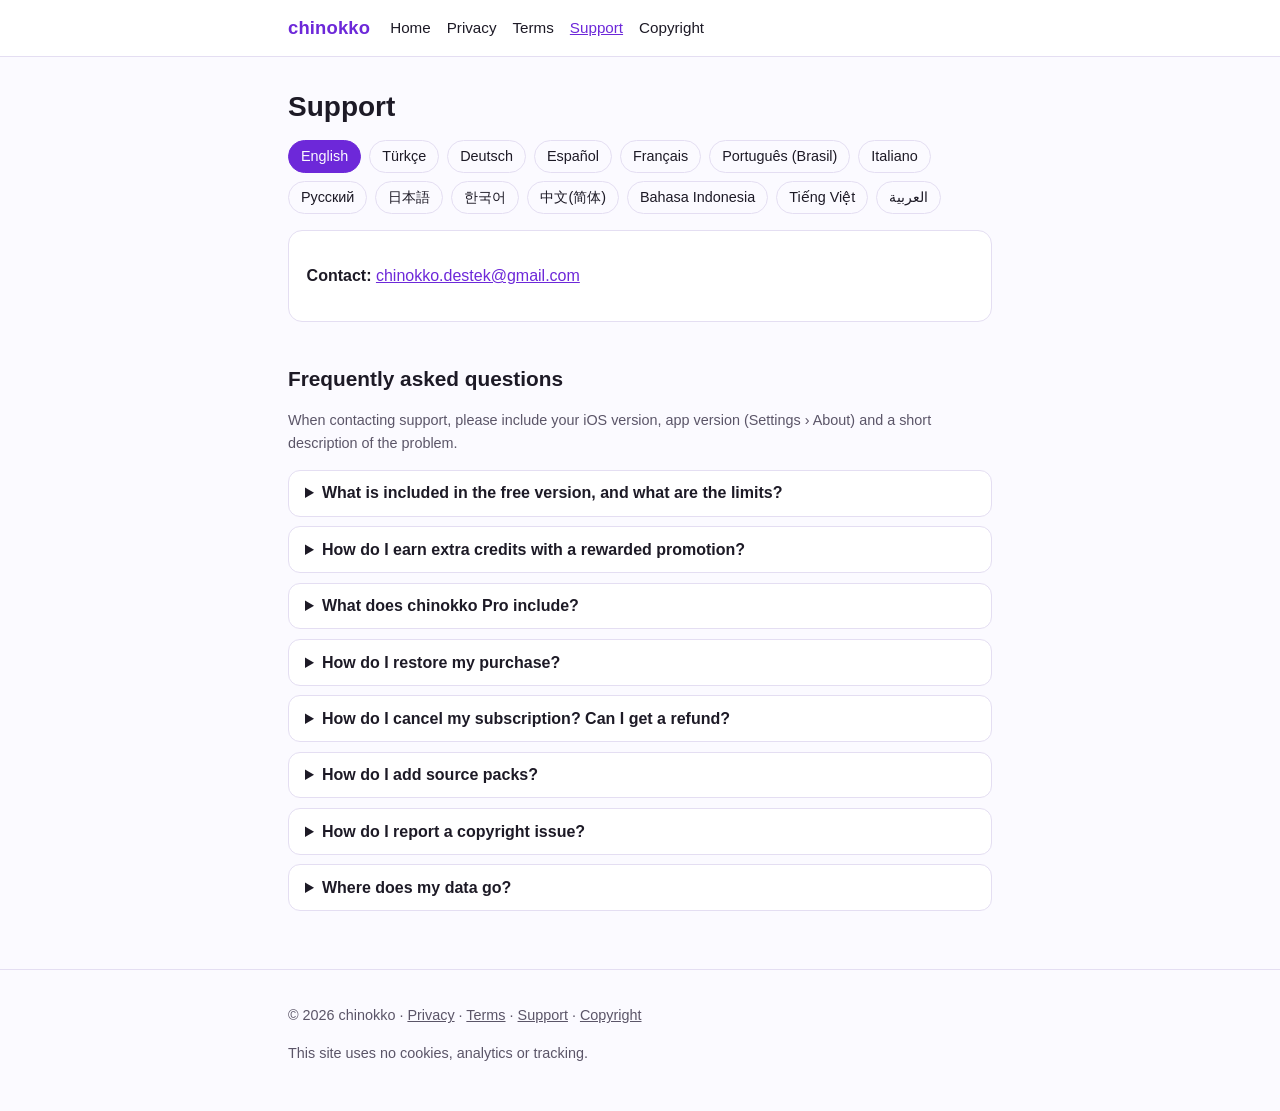
<file: support.html>
<!doctype html>
<html lang="en">
<head>
<meta charset="utf-8">
<meta name="viewport" content="width=device-width, initial-scale=1">
<meta name="referrer" content="no-referrer">
<meta name="color-scheme" content="light dark">
<meta name="theme-color" content="#6d28d9">
<link rel="stylesheet" href="style.css">
<title>Support · chinokko</title>
<meta name="description" content="chinokko support and frequently asked questions (English and Turkish).">
</head>
<body>
<a class="skip" href="#main">Skip to content</a>
<header class="site"><div class="wrap">
<a class="brand" href="index.html">chinokko</a>
<nav aria-label="Site"><ul>
<li><a href="index.html">Home</a></li>
<li><a href="privacy.html">Privacy</a></li>
<li><a href="terms.html">Terms</a></li>
<li><a href="support.html" aria-current="page">Support</a></li>
<li><a href="copyright.html">Copyright</a></li>
</ul></nav>
</div></header>
<main id="main"><div class="wrap">
<h1>Support</h1>
<nav class="langswitch" aria-label="Language"><a href="#en" lang="en" hreflang="en">English</a><a href="#tr" lang="tr" hreflang="tr">Türkçe</a><a href="#de" lang="de" hreflang="de">Deutsch</a><a href="#es" lang="es" hreflang="es">Español</a><a href="#fr" lang="fr" hreflang="fr">Français</a><a href="#pt-BR" lang="pt-BR" hreflang="pt-BR">Português (Brasil)</a><a href="#it" lang="it" hreflang="it">Italiano</a><a href="#ru" lang="ru" hreflang="ru">Русский</a><a href="#ja" lang="ja" hreflang="ja">日本語</a><a href="#ko" lang="ko" hreflang="ko">한국어</a><a href="#zh-CN" lang="zh-CN" hreflang="zh-CN">中文(简体)</a><a href="#id" lang="id" hreflang="id">Bahasa Indonesia</a><a href="#vi" lang="vi" hreflang="vi">Tiếng Việt</a><a href="#ar" lang="ar" hreflang="ar">العربية</a></nav>

<div class="card">
<p><strong>Contact:</strong> <a href="mailto:chinokko.destek@gmail.com">chinokko.destek@gmail.com</a></p>
</div>

<section class="lang" id="en" lang="en" aria-labelledby="en-h">
<h2 id="en-h">Frequently asked questions</h2>
<p class="meta">When contacting support, please include your iOS version, app version (Settings › About) and a short description of the problem.</p>

<details><summary>What is included in the free version, and what are the limits?</summary>
<p>The browser, reader, library and source packs are always free. In the free version:</p>
<ul>
<li>You get <strong>6 translation credits per day</strong>, valid for every engine including on-device Apple translation. Starting the translation of one chapter uses 1 credit. Credits reset every night at local midnight.</li>
<li>Chapters from <strong>at most 3 different manga</strong> can be downloaded at the same time.</li>
<li>You move to the next chapter with the "Next chapter" button; every 2nd time a short promotion, labelled "Ad" and closable immediately, is shown. Promotions are never shown at app launch, when returning to the app or when leaving the reader.</li>
</ul>
</details>

<details><summary>How do I earn extra credits with a rewarded promotion?</summary>
<p>When you run out of credits you can optionally watch a short (15-second) promotion. Watching it to the end gives you <strong>+2 translation credits</strong>, <strong>up to 5 times a day</strong>. Each viewing starts only with your separate confirmation; saying "No" never costs you anything. Closing it early gives no credits. Earned credits expire at the end of the day and have no cash value.</p>
</details>

<details><summary>What does chinokko Pro include?</summary>
<p>Unlimited translation, unlimited downloads, seamless reading (chapters flow one after another), no promotion screens, Visual AI and context-aware translation, the DeepL and ChatGPT engines (with your own API key), translate-while-downloading (offline translation packs), the series glossary, voiced manga and advanced bubble styling. Monthly and yearly subscriptions and a one-time "Lifetime" option are offered; prices are shown in the App Store. Access to content is never tied to Pro.</p>
</details>

<details><summary>How do I restore my purchase?</summary>
<p>Make sure you are signed in with the same Apple Account, then tap <strong>Settings › chinokko Pro › Restore Purchases</strong> in the app. Purchases are verified on your device through Apple's StoreKit; no account is needed. chinokko Pro is not shared through Family Sharing.</p>
</details>

<details><summary>How do I cancel my subscription? Can I get a refund?</summary>
<p>Subscriptions are managed by Apple. On your iPhone go to <strong>Settings › [your name] Apple Account › Subscriptions › chinokko Pro</strong> and tap <strong>Cancel Subscription</strong>. Cancellation takes effect at the end of the current period; a subscription not cancelled at least 24 hours before the period ends renews automatically. The developer cannot cancel subscriptions or issue refunds; request a refund from Apple at <a href="https://reportaproblem.apple.com">reportaproblem.apple.com</a>.</p>
</details>

<details><summary>How do I add source packs?</summary>
<p>chinokko ships without any built-in sources, site lists or repository addresses. You add sources yourself:</p>
<ol>
<li>Open the sources / packs screen in the app.</li>
<li>Enter a repository address (URL) that you trust and are entitled to use, or open a shared pack link.</li>
<li>Install the pack you want from the list; the source then appears in the browse screen.</li>
</ol>
<p>You can also open any site directly in the browser and use reader mode, or translate your own files. You are responsible for making sure the sources you add comply with the law and the rights of rights holders; the developer does not recommend or provide any source. Please do not write to us asking for source addresses; we cannot answer such requests.</p>
</details>

<details><summary>How do I report a copyright issue?</summary>
<p>The app hosts no content; to have content removed, the primary contact is the site hosting it. For an infringement by the app itself (description, screenshots or an item distributed with the app), follow the steps on the <a href="copyright.html#en">Copyright Notice</a> page.</p>
</details>

<details><summary>Where does my data go?</summary>
<p>Text recognition happens on your device; your library and settings stay only on your device. For translation, text is sent only to the engine you choose. Details: <a href="privacy.html#en">Privacy Policy</a>.</p>
</details>
</section>

<section class="lang" id="tr" lang="tr" aria-labelledby="tr-h">
<h2 id="tr-h">Sık sorulan sorular</h2>
<p class="meta">Destekle iletişime geçerken lütfen iOS sürümünü, uygulama sürümünü (Ayarlar › Hakkında) ve sorunu kısaca yaz.</p>

<details><summary>Ücretsiz sürümde neler var, sınırlar neler?</summary>
<p>Tarayıcı, okuyucu, kütüphane ve kaynak paketleri her zaman ücretsizdir. Ücretsiz sürümde:</p>
<ul>
<li><strong>Günde 6 çeviri hakkı</strong> vardır; Apple cihaz içi çeviri dahil her motor için geçerlidir. Bir bölümün çevirisini başlatmak 1 hak kullanır. Haklar her gece yarısı yerel saatle yenilenir.</li>
<li><strong>Aynı anda en çok 3 farklı mangaya</strong> ait bölüm indirilmiş olabilir.</li>
<li>Sonraki bölüme "Sonraki bölüm" düğmesiyle geçilir; her 2 geçişte bir, "Reklam" olarak etiketlenmiş ve hemen kapatılabilen kısa bir tanıtım gösterilir. Uygulama açılışında, uygulamaya dönüşte veya okuyucudan çıkarken tanıtım gösterilmez.</li>
</ul>
</details>

<details><summary>Ödüllü tanıtımla nasıl ek hak kazanırım?</summary>
<p>Haklarını bitirdiğinde isteğe bağlı olarak kısa (15 saniye) bir tanıtım izleyebilirsin. Sonuna kadar izlersen <strong>+2 çeviri hakkı</strong> kazanırsın; bu <strong>günde en çok 5 kez</strong> yapılabilir. Her izleme ayrı onayınla başlar; "Hayır" demen hiçbir hakkını kaybettirmez. Erken kapatırsan hak verilmez. Kazanılan haklar gün sonunda sona erer ve paraya çevrilemez.</p>
</details>

<details><summary>chinokko Pro neler sunar?</summary>
<p>Sınırsız çeviri, sınırsız indirme, kesintisiz okuma (bölümler arka arkaya), tanıtım ekranı olmadan kullanım, Görsel YZ ve bağlamlı çeviri, DeepL ve ChatGPT motorları (kendi API anahtarınla), çevirerek indirme (çevrimdışı çeviri paketleri), seri sözlüğü, sesli manga ve gelişmiş balon görünümü. Aylık ve yıllık abonelik ile tek seferlik "Ömür Boyu" seçeneği vardır; fiyatlar App Store'da gösterilir. İçeriğe erişim hiçbir zaman Pro'ya bağlı değildir.</p>
</details>

<details><summary>Satın alımımı nasıl geri yüklerim?</summary>
<p>Aynı Apple Hesabıyla oturum açtığından emin ol, ardından uygulamada <strong>Ayarlar › chinokko Pro › Satın Alımları Geri Yükle</strong>'ye dokun. Satın alımlar Apple'ın StoreKit altyapısıyla cihazında doğrulanır; hesap açman gerekmez. chinokko Pro Aile Paylaşımı ile paylaşılmaz.</p>
</details>

<details><summary>Aboneliğimi nasıl iptal ederim? İade alabilir miyim?</summary>
<p>Abonelikler Apple tarafından yönetilir. iPhone'da <strong>Ayarlar › [adın] Apple Hesabı › Abonelikler › chinokko Pro</strong> yolunu izleyip <strong>Aboneliği İptal Et</strong>'e dokun. İptal, mevcut dönemin sonunda geçerli olur; dönem bitiminden en az 24 saat önce iptal edilmeyen abonelik otomatik yenilenir. Geliştirici aboneliği iptal edemez veya iade yapamaz; iade talebini <a href="https://reportaproblem.apple.com">reportaproblem.apple.com</a> adresinden Apple'a iletebilirsin.</p>
</details>

<details><summary>Kaynak paketlerini nasıl eklerim?</summary>
<p>chinokko hazır kaynak, site listesi veya depo adresiyle gelmez. Kaynağı sen eklersin:</p>
<ol>
<li>Uygulamada kaynaklar / paketler ekranını aç.</li>
<li>Kullanma hakkına sahip olduğun ve güvendiğin bir depo adresini (URL) gir veya paylaşılan bir paket bağlantısını aç.</li>
<li>Listeden istediğin paketi yükle; ardından kaynak, göz atma ekranında görünür.</li>
</ol>
<p>Ayrıca tarayıcıyla herhangi bir siteyi doğrudan açıp okuma modunu kullanabilir ya da kendi dosyalarını çevirebilirsin. Eklediğin kaynakların yasalara ve hak sahiplerinin haklarına uygun olmasından sen sorumlusun; geliştirici hiçbir kaynağı önermez veya sağlamaz. Bize kaynak adresi önerisi için yazma; bu tür taleplere yanıt veremiyoruz.</p>
</details>

<details><summary>Bir telif hakkı sorununu nasıl bildiririm?</summary>
<p>Uygulama içerik barındırmaz; bir içeriğin kaldırılması için asıl muhatap o içeriği barındıran sitedir. Uygulamanın kendisiyle ilgili bir ihlal (açıklama, ekran görüntüleri veya uygulamayla dağıtılan bir öğe) için <a href="copyright.html#tr">Telif Bildirimi</a> sayfasındaki adımları izle.</p>
</details>

<details><summary>Verilerim nereye gidiyor?</summary>
<p>Metin tanıma cihazında yapılır; kütüphanen ve ayarların yalnızca cihazında kalır. Çeviri için metin yalnızca seçtiğin motora gönderilir. Ayrıntılar: <a href="privacy.html#tr">Gizlilik Politikası</a>.</p>
</details>
</section>

<section class="lang" id="de" lang="de" aria-labelledby="de-h">
<h2 id="de-h">Häufig gestellte Fragen</h2>
<p class="meta">Bitte geben Sie bei einer Anfrage an den Support Ihre iOS-Version, die App-Version (Einstellungen › Über) und eine kurze Beschreibung des Problems an.</p>

<details><summary>Was ist in der kostenlosen Version enthalten, und welche Beschränkungen gibt es?</summary>
<p>Browser, Reader, Bibliothek und Quellpakete sind immer kostenlos. In der kostenlosen Version gilt:</p>
<ul>
<li>Sie erhalten <strong>6 Übersetzungsguthaben pro Tag</strong>, gültig für jede Engine einschließlich der Apple-Übersetzung auf dem Gerät. Das Starten der Übersetzung eines Kapitels verbraucht 1 Guthaben. Die Guthaben werden jede Nacht um Mitternacht Ortszeit zurückgesetzt.</li>
<li>Es können gleichzeitig Kapitel von <strong>höchstens 3 verschiedenen Manga</strong> heruntergeladen werden.</li>
<li>Zum nächsten Kapitel gelangen Sie über die Schaltfläche „Nächstes Kapitel“; bei jedem 2. Mal wird eine kurze, als „Werbung“ gekennzeichnete und sofort schließbare Werbeeinblendung angezeigt. Werbeeinblendungen erscheinen niemals beim Start der App, bei der Rückkehr zur App oder beim Verlassen des Readers.</li>
</ul>
</details>

<details><summary>Wie erhalte ich zusätzliche Guthaben durch eine Werbeeinblendung mit Belohnung?</summary>
<p>Wenn Ihre Guthaben aufgebraucht sind, können Sie optional eine kurze Werbeeinblendung (15 Sekunden) ansehen. Wenn Sie sie bis zum Ende ansehen, erhalten Sie <strong>+2 Übersetzungsguthaben</strong>, <strong>bis zu 5 Mal am Tag</strong>. Jede Wiedergabe startet nur nach Ihrer gesonderten Bestätigung; ein „Nein“ kostet Sie niemals etwas. Bei vorzeitigem Schließen gibt es kein Guthaben. Erhaltene Guthaben verfallen am Ende des Tages und haben keinen Geldwert.</p>
</details>

<details><summary>Was beinhaltet chinokko Pro?</summary>
<p>Unbegrenzte Übersetzung, unbegrenzte Downloads, nahtloses Lesen (Kapitel gehen fließend ineinander über), keine Werbebildschirme, Visual AI und kontextbezogene Übersetzung, die Engines DeepL und ChatGPT (mit Ihrem eigenen API-Schlüssel), Übersetzen beim Herunterladen (Offline-Übersetzungspakete), das Serienglossar, vertonte Manga und erweiterte Sprechblasengestaltung. Angeboten werden monatliche und jährliche Abos sowie eine einmalige Option „Lebenslang“; die Preise werden im App Store angezeigt. Der Zugang zu Inhalten ist niemals an Pro gebunden.</p>
</details>

<details><summary>Wie stelle ich meinen Kauf wieder her?</summary>
<p>Vergewissern Sie sich, dass Sie mit demselben Apple Account angemeldet sind, und tippen Sie dann in der App auf <strong>Einstellungen › chinokko Pro › Käufe wiederherstellen</strong>. Käufe werden auf Ihrem Gerät über StoreKit von Apple überprüft; ein Konto ist nicht erforderlich. chinokko Pro wird nicht über die Familienfreigabe geteilt.</p>
</details>

<details><summary>Wie kündige ich mein Abo? Kann ich eine Erstattung erhalten?</summary>
<p>Abos werden von Apple verwaltet. Gehen Sie auf Ihrem iPhone zu <strong>Einstellungen › [Ihr Name] Apple Account › Abonnements › chinokko Pro</strong> und tippen Sie auf <strong>Abo kündigen</strong>. Die Kündigung wird zum Ende des laufenden Zeitraums wirksam; ein Abo, das nicht mindestens 24 Stunden vor Ende des Zeitraums gekündigt wird, verlängert sich automatisch. Der Entwickler kann keine Abos kündigen oder Erstattungen vornehmen; beantragen Sie eine Erstattung bei Apple unter <a href="https://reportaproblem.apple.com">reportaproblem.apple.com</a>.</p>
</details>

<details><summary>Wie füge ich Quellpakete hinzu?</summary>
<p>chinokko wird ohne integrierte Quellen, Seitenlisten oder Repository-Adressen ausgeliefert. Quellen fügen Sie selbst hinzu:</p>
<ol>
<li>Öffnen Sie in der App den Bildschirm für Quellen/Pakete.</li>
<li>Geben Sie eine Repository-Adresse (URL) ein, der Sie vertrauen und die Sie nutzen dürfen, oder öffnen Sie einen geteilten Paket-Link.</li>
<li>Installieren Sie das gewünschte Paket aus der Liste; die Quelle erscheint dann im Bildschirm „Durchsuchen“.</li>
</ol>
<p>Sie können auch jede beliebige Website direkt im Browser öffnen und den Lesemodus verwenden oder Ihre eigenen Dateien übersetzen. Sie sind dafür verantwortlich, dass die von Ihnen hinzugefügten Quellen mit dem Gesetz und den Rechten der Rechteinhaber im Einklang stehen; der Entwickler empfiehlt oder stellt keine Quellen bereit. Bitte schreiben Sie uns nicht, um nach Quelladressen zu fragen; solche Anfragen können wir nicht beantworten.</p>
</details>

<details><summary>Wie melde ich ein Urheberrechtsproblem?</summary>
<p>Die App hostet keine Inhalte; um Inhalte entfernen zu lassen, ist in erster Linie die Website zuständig, die sie hostet. Bei einer Rechtsverletzung durch die App selbst (Beschreibung, Screenshots oder ein mit der App verbreitetes Element) folgen Sie den Schritten auf der Seite <a href="copyright.html#de">Urheberrechtshinweis</a>.</p>
</details>

<details><summary>Wohin gehen meine Daten?</summary>
<p>Die Texterkennung erfolgt auf Ihrem Gerät; Ihre Bibliothek und Ihre Einstellungen verbleiben ausschließlich auf Ihrem Gerät. Für die Übersetzung wird Text nur an die von Ihnen gewählte Engine gesendet. Einzelheiten: <a href="privacy.html#de">Datenschutzerklärung</a>.</p>
</details>
</section>

<section class="lang" id="es" lang="es" aria-labelledby="es-h">
<h2 id="es-h">Preguntas frecuentes</h2>
<p class="meta">Al contactar con soporte, indica tu versión de iOS, la versión de la app (Ajustes › Acerca de) y una breve descripción del problema.</p>

<details><summary>¿Qué incluye la versión gratuita y cuáles son sus límites?</summary>
<p>El navegador, el lector, la biblioteca y los paquetes de fuentes son siempre gratuitos. En la versión gratuita:</p>
<ul>
<li>Recibes <strong>6 créditos de traducción al día</strong>, válidos para todos los motores, incluida la traducción de Apple en el dispositivo. Iniciar la traducción de un capítulo consume 1 crédito. Los créditos se restablecen cada noche a la medianoche local.</li>
<li>Se pueden descargar a la vez capítulos de <strong>un máximo de 3 mangas distintos</strong>.</li>
<li>Pasas al capítulo siguiente con el botón «Capítulo siguiente»; cada 2 veces se muestra una breve promoción, etiquetada como «Anuncio» y que puede cerrarse de inmediato. Las promociones nunca se muestran al abrir la app, al volver a ella ni al salir del lector.</li>
</ul>
</details>

<details><summary>¿Cómo consigo créditos adicionales con una promoción con recompensa?</summary>
<p>Cuando te quedas sin créditos, puedes ver opcionalmente una breve promoción (15 segundos). Verla hasta el final te otorga <strong>+2 créditos de traducción</strong>, <strong>hasta 5 veces al día</strong>. Cada visualización solo comienza tras tu confirmación expresa; decir «No» nunca te cuesta nada. Si la cierras antes de tiempo, no recibes créditos. Los créditos obtenidos caducan al final del día y no tienen valor monetario.</p>
</details>

<details><summary>¿Qué incluye chinokko Pro?</summary>
<p>Traducción ilimitada, descargas ilimitadas, lectura continua (los capítulos se suceden sin interrupción), sin pantallas promocionales, Visual AI y traducción contextual, los motores DeepL y ChatGPT (con tu propia clave de API), traducción durante la descarga (paquetes de traducción sin conexión), el glosario de series, manga con voz y estilos avanzados de bocadillos. Se ofrecen suscripciones mensuales y anuales y una opción única «De por vida»; los precios se muestran en el App Store. El acceso al contenido nunca está ligado a Pro.</p>
</details>

<details><summary>¿Cómo restauro mi compra?</summary>
<p>Asegúrate de haber iniciado sesión con la misma cuenta de Apple y, a continuación, toca <strong>Ajustes › chinokko Pro › Restaurar compras</strong> en la app. Las compras se verifican en tu dispositivo mediante StoreKit de Apple; no se necesita ninguna cuenta. chinokko Pro no se comparte mediante En familia.</p>
</details>

<details><summary>¿Cómo cancelo mi suscripción? ¿Puedo obtener un reembolso?</summary>
<p>Las suscripciones las gestiona Apple. En tu iPhone, ve a <strong>Ajustes › [tu nombre] Cuenta de Apple › Suscripciones › chinokko Pro</strong> y toca <strong>Cancelar suscripción</strong>. La cancelación surte efecto al final del periodo en curso; una suscripción que no se cancele al menos 24 horas antes del final del periodo se renueva automáticamente. El desarrollador no puede cancelar suscripciones ni emitir reembolsos; solicita el reembolso a Apple en <a href="https://reportaproblem.apple.com">reportaproblem.apple.com</a>.</p>
</details>

<details><summary>¿Cómo añado paquetes de fuentes?</summary>
<p>chinokko se entrega sin fuentes integradas, listas de sitios ni direcciones de repositorios. Eres tú quien añade las fuentes:</p>
<ol>
<li>Abre la pantalla de fuentes / paquetes en la app.</li>
<li>Introduce una dirección de repositorio (URL) de tu confianza y que tengas derecho a usar, o abre un enlace de paquete compartido.</li>
<li>Instala el paquete que quieras de la lista; la fuente aparecerá entonces en la pantalla de exploración.</li>
</ol>
<p>También puedes abrir cualquier sitio directamente en el navegador y usar el modo lectura, o traducir tus propios archivos. Eres responsable de garantizar que las fuentes que añades cumplen la ley y los derechos de los titulares; el desarrollador no recomienda ni proporciona ninguna fuente. Por favor, no nos escribas para pedir direcciones de fuentes; no podemos responder a ese tipo de solicitudes.</p>
</details>

<details><summary>¿Cómo notifico un problema de derechos de autor?</summary>
<p>La app no aloja ningún contenido; para que se retire un contenido, el contacto principal es el sitio que lo aloja. Para una infracción cometida por la propia app (descripción, capturas de pantalla o un elemento distribuido con la app), sigue los pasos de la página <a href="copyright.html#es">Aviso de derechos de autor</a>.</p>
</details>

<details><summary>¿Adónde van mis datos?</summary>
<p>El reconocimiento de texto se realiza en tu dispositivo; tu biblioteca y tus ajustes permanecen únicamente en tu dispositivo. Para la traducción, el texto solo se envía al motor que elijas. Más información: <a href="privacy.html#es">Política de privacidad</a>.</p>
</details>
</section>

<section class="lang" id="fr" lang="fr" aria-labelledby="fr-h">
<h2 id="fr-h">Questions fréquentes</h2>
<p class="meta">Lorsque vous contactez l'assistance, veuillez indiquer votre version d'iOS, la version de l'app (Réglages › À propos) et une brève description du problème.</p>

<details><summary>Que comprend la version gratuite et quelles sont ses limites ?</summary>
<p>Le navigateur, le lecteur, la bibliothèque et les packs de sources sont toujours gratuits. Dans la version gratuite :</p>
<ul>
<li>Vous disposez de <strong>6 crédits de traduction par jour</strong>, valables pour tous les moteurs, y compris la traduction Apple sur l'appareil. Lancer la traduction d'un chapitre utilise 1 crédit. Les crédits sont réinitialisés chaque nuit à minuit, heure locale.</li>
<li>Des chapitres d'<strong>au maximum 3 mangas différents</strong> peuvent être téléchargés simultanément.</li>
<li>Vous passez au chapitre suivant avec le bouton « Chapitre suivant » ; une fois sur deux, une courte promotion, signalée par la mention « Publicité » et pouvant être fermée immédiatement, s'affiche. Les promotions ne s'affichent jamais au lancement de l'app, lors du retour dans l'app ni à la sortie du lecteur.</li>
</ul>
</details>

<details><summary>Comment obtenir des crédits supplémentaires grâce à une promotion récompensée ?</summary>
<p>Lorsque vous n'avez plus de crédits, vous pouvez, si vous le souhaitez, regarder une courte promotion (15 secondes). La regarder jusqu'au bout vous donne <strong>+2 crédits de traduction</strong>, <strong>jusqu'à 5 fois par jour</strong>. Chaque visionnage ne démarre qu'avec votre confirmation distincte ; répondre « Non » ne vous coûte jamais rien. Une fermeture anticipée ne donne droit à aucun crédit. Les crédits obtenus expirent à la fin de la journée et n'ont aucune valeur monétaire.</p>
</details>

<details><summary>Que comprend chinokko Pro ?</summary>
<p>Traduction illimitée, téléchargements illimités, lecture continue (les chapitres s'enchaînent), aucun écran promotionnel, Visual AI et traduction contextuelle, les moteurs DeepL et ChatGPT (avec votre propre clé API), traduction pendant le téléchargement (packs de traduction hors ligne), le glossaire de série, les mangas doublés et le style avancé des bulles. Des abonnements mensuels et annuels ainsi qu'une option unique « À vie » sont proposés ; les prix sont indiqués dans l'App Store. L'accès aux contenus n'est jamais lié à Pro.</p>
</details>

<details><summary>Comment restaurer mon achat ?</summary>
<p>Assurez-vous d'être connecté avec le même compte Apple, puis touchez <strong>Réglages › chinokko Pro › Restaurer les achats</strong> dans l'app. Les achats sont vérifiés sur votre appareil via StoreKit d'Apple ; aucun compte n'est nécessaire. chinokko Pro n'est pas partagé via le Partage familial.</p>
</details>

<details><summary>Comment résilier mon abonnement ? Puis-je obtenir un remboursement ?</summary>
<p>Les abonnements sont gérés par Apple. Sur votre iPhone, accédez à <strong>Réglages › [votre nom] Compte Apple › Abonnements › chinokko Pro</strong> et touchez <strong>Annuler l'abonnement</strong>. La résiliation prend effet à la fin de la période en cours ; un abonnement qui n'est pas résilié au moins 24 heures avant la fin de la période se renouvelle automatiquement. Le développeur ne peut ni résilier d'abonnements ni effectuer de remboursements ; demandez un remboursement à Apple sur <a href="https://reportaproblem.apple.com">reportaproblem.apple.com</a>.</p>
</details>

<details><summary>Comment ajouter des packs de sources ?</summary>
<p>chinokko est fourni sans sources intégrées, listes de sites ni adresses de dépôts. C'est vous qui ajoutez les sources :</p>
<ol>
<li>Ouvrez l'écran des sources / packs dans l'app.</li>
<li>Saisissez une adresse de dépôt (URL) en laquelle vous avez confiance et que vous êtes autorisé à utiliser, ou ouvrez un lien de pack partagé.</li>
<li>Installez le pack souhaité depuis la liste ; la source apparaît alors dans l'écran de navigation.</li>
</ol>
<p>Vous pouvez également ouvrir n'importe quel site directement dans le navigateur et utiliser le mode lecture, ou traduire vos propres fichiers. Il vous appartient de veiller à ce que les sources que vous ajoutez respectent la loi et les droits des ayants droit ; le développeur ne recommande ni ne fournit aucune source. Merci de ne pas nous écrire pour demander des adresses de sources ; nous ne pouvons pas répondre à ce type de demande.</p>
</details>

<details><summary>Comment signaler un problème de droit d'auteur ?</summary>
<p>L'app n'héberge aucun contenu ; pour faire retirer un contenu, l'interlocuteur principal est le site qui l'héberge. Pour une atteinte commise par l'app elle-même (description, captures d'écran ou élément distribué avec l'app), suivez les étapes de la page <a href="copyright.html#fr">Avis relatif au droit d'auteur</a>.</p>
</details>

<details><summary>Où vont mes données ?</summary>
<p>La reconnaissance de texte s'effectue sur votre appareil ; votre bibliothèque et vos réglages restent uniquement sur votre appareil. Pour la traduction, le texte est envoyé uniquement au moteur que vous choisissez. Détails : <a href="privacy.html#fr">Politique de confidentialité</a>.</p>
</details>
</section>

<section class="lang" id="pt-BR" lang="pt-BR" aria-labelledby="pt-BR-h">
<h2 id="pt-BR-h">Perguntas frequentes</h2>
<p class="meta">Ao entrar em contato com o suporte, inclua a versão do iOS, a versão do app (Ajustes › Sobre) e uma breve descrição do problema.</p>

<details><summary>O que está incluído na versão gratuita e quais são os limites?</summary>
<p>O navegador, o leitor, a biblioteca e os pacotes de fontes são sempre gratuitos. Na versão gratuita:</p>
<ul>
<li>Você recebe <strong>6 créditos de tradução por dia</strong>, válidos para todos os mecanismos, incluindo a tradução da Apple no dispositivo. Iniciar a tradução de um capítulo usa 1 crédito. Os créditos são renovados toda noite à meia-noite, no horário local.</li>
<li>É possível baixar capítulos de <strong>no máximo 3 mangás diferentes</strong> ao mesmo tempo.</li>
<li>Você passa para o próximo capítulo com o botão "Próximo capítulo"; a cada 2 vezes, é exibida uma breve promoção, identificada como "Anúncio" e que pode ser fechada imediatamente. As promoções nunca são exibidas ao abrir o app, ao voltar para o app ou ao sair do leitor.</li>
</ul>
</details>

<details><summary>Como ganho créditos extras com uma promoção recompensada?</summary>
<p>Quando seus créditos acabarem, você pode, se quiser, assistir a uma breve promoção (15 segundos). Assisti-la até o fim dá <strong>+2 créditos de tradução</strong>, <strong>até 5 vezes por dia</strong>. Cada exibição só começa com a sua confirmação separada; dizer "Não" nunca custa nada. Fechá-la antes do fim não dá créditos. Os créditos obtidos expiram no fim do dia e não têm valor monetário.</p>
</details>

<details><summary>O que o chinokko Pro inclui?</summary>
<p>Tradução ilimitada, downloads ilimitados, leitura contínua (os capítulos fluem um após o outro), sem telas de promoção, IA Visual e tradução sensível ao contexto, os mecanismos DeepL e ChatGPT (com sua própria chave de API), tradução durante o download (pacotes de tradução offline), o glossário da série, mangá com voz e estilização avançada de balões. São oferecidas assinaturas mensais e anuais e uma opção única "Vitalícia"; os preços são exibidos na App Store. O acesso ao conteúdo nunca está vinculado ao Pro.</p>
</details>

<details><summary>Como restauro minha compra?</summary>
<p>Verifique se você está conectado com a mesma Conta Apple e toque em <strong>Ajustes › chinokko Pro › Restaurar compras</strong> no app. As compras são verificadas no seu dispositivo por meio do StoreKit da Apple; nenhuma conta é necessária. O chinokko Pro não é compartilhado pelo Compartilhamento Familiar.</p>
</details>

<details><summary>Como cancelo minha assinatura? Posso obter um reembolso?</summary>
<p>As assinaturas são gerenciadas pela Apple. No seu iPhone, vá em <strong>Ajustes › [seu nome] Conta Apple › Assinaturas › chinokko Pro</strong> e toque em <strong>Cancelar Assinatura</strong>. O cancelamento entra em vigor no fim do período atual; uma assinatura não cancelada pelo menos 24 horas antes do fim do período é renovada automaticamente. O desenvolvedor não pode cancelar assinaturas nem emitir reembolsos; solicite um reembolso à Apple em <a href="https://reportaproblem.apple.com">reportaproblem.apple.com</a>.</p>
</details>

<details><summary>Como adiciono pacotes de fontes?</summary>
<p>O chinokko é fornecido sem fontes integradas, listas de sites ou endereços de repositórios. Você mesmo adiciona as fontes:</p>
<ol>
<li>Abra a tela de fontes / pacotes no app.</li>
<li>Insira um endereço de repositório (URL) em que você confie e que tenha direito de usar, ou abra um link de pacote compartilhado.</li>
<li>Instale o pacote desejado a partir da lista; a fonte aparecerá então na tela de navegação.</li>
</ol>
<p>Você também pode abrir qualquer site diretamente no navegador e usar o modo leitor, ou traduzir seus próprios arquivos. Você é responsável por garantir que as fontes que adiciona estejam em conformidade com a lei e com os direitos dos titulares de direitos; o desenvolvedor não recomenda nem fornece nenhuma fonte. Por favor, não nos escreva pedindo endereços de fontes; não podemos responder a esse tipo de solicitação.</p>
</details>

<details><summary>Como denuncio um problema de direitos autorais?</summary>
<p>O app não hospeda nenhum conteúdo; para remover um conteúdo, o contato principal é o site que o hospeda. Para uma violação cometida pelo próprio app (descrição, capturas de tela ou um item distribuído com o app), siga as etapas da página <a href="copyright.html#pt-BR">Aviso de Direitos Autorais</a>.</p>
</details>

<details><summary>Para onde vão meus dados?</summary>
<p>O reconhecimento de texto ocorre no seu dispositivo; sua biblioteca e suas configurações permanecem somente no seu dispositivo. Para a tradução, o texto é enviado apenas ao mecanismo que você escolher. Detalhes: <a href="privacy.html#pt-BR">Política de Privacidade</a>.</p>
</details>
</section>

<section class="lang" id="it" lang="it" aria-labelledby="it-h">
<h2 id="it-h">Domande frequenti</h2>
<p class="meta">Quando contatti l'assistenza, indica la versione di iOS, la versione dell'app (Impostazioni › Info) e una breve descrizione del problema.</p>

<details><summary>Cosa è incluso nella versione gratuita e quali sono i limiti?</summary>
<p>Il browser, il lettore, la libreria e i pacchetti di fonti sono sempre gratuiti. Nella versione gratuita:</p>
<ul>
<li>Ricevi <strong>6 crediti di traduzione al giorno</strong>, validi per tutti i motori, inclusa la traduzione Apple sul dispositivo. Avviare la traduzione di un capitolo consuma 1 credito. I crediti si azzerano ogni notte a mezzanotte, ora locale.</li>
<li>È possibile scaricare contemporaneamente capitoli di <strong>al massimo 3 manga diversi</strong>.</li>
<li>Passi al capitolo successivo con il pulsante "Capitolo successivo"; ogni 2 volte viene mostrata una breve promozione, contrassegnata come "Annuncio" e chiudibile subito. Le promozioni non vengono mai mostrate all'avvio dell'app, al ritorno nell'app o all'uscita dal lettore.</li>
</ul>
</details>

<details><summary>Come ottengo crediti extra con una promozione con ricompensa?</summary>
<p>Quando esaurisci i crediti puoi, se vuoi, guardare una breve promozione (15 secondi). Guardarla fino alla fine ti dà <strong>+2 crediti di traduzione</strong>, <strong>fino a 5 volte al giorno</strong>. Ogni visualizzazione si avvia solo dopo una tua conferma separata; rispondere "No" non ti costa mai nulla. Chiuderla prima della fine non dà crediti. I crediti ottenuti scadono a fine giornata e non hanno valore monetario.</p>
</details>

<details><summary>Cosa include chinokko Pro?</summary>
<p>Traduzione illimitata, download illimitati, lettura continua (i capitoli si susseguono uno dopo l'altro), nessuna schermata promozionale, IA visiva e traduzione contestuale, i motori DeepL e ChatGPT (con la tua chiave API), traduzione durante il download (pacchetti di traduzione offline), il glossario della serie, manga con voce e stile avanzato dei fumetti. Sono offerti abbonamenti mensili e annuali e un'opzione una tantum "A vita"; i prezzi sono indicati nell'App Store. L'accesso ai contenuti non è mai legato a Pro.</p>
</details>

<details><summary>Come ripristino il mio acquisto?</summary>
<p>Assicurati di aver effettuato l'accesso con lo stesso Account Apple, quindi tocca <strong>Impostazioni › chinokko Pro › Ripristina acquisti</strong> nell'app. Gli acquisti vengono verificati sul tuo dispositivo tramite StoreKit di Apple; non serve alcun account. chinokko Pro non è condiviso tramite In famiglia.</p>
</details>

<details><summary>Come disdico l'abbonamento? Posso ottenere un rimborso?</summary>
<p>Gli abbonamenti sono gestiti da Apple. Sul tuo iPhone vai in <strong>Impostazioni › [il tuo nome] Account Apple › Abbonamenti › chinokko Pro</strong> e tocca <strong>Annulla abbonamento</strong>. La disdetta ha effetto alla fine del periodo in corso; un abbonamento non disdetto almeno 24 ore prima della fine del periodo si rinnova automaticamente. Lo sviluppatore non può annullare abbonamenti né emettere rimborsi; richiedi un rimborso ad Apple su <a href="https://reportaproblem.apple.com">reportaproblem.apple.com</a>.</p>
</details>

<details><summary>Come aggiungo pacchetti di fonti?</summary>
<p>chinokko è fornito senza fonti integrate, elenchi di siti o indirizzi di repository. Le fonti le aggiungi tu:</p>
<ol>
<li>Apri la schermata fonti / pacchetti nell'app.</li>
<li>Inserisci l'indirizzo (URL) di un repository di cui ti fidi e che hai il diritto di utilizzare, oppure apri il link di un pacchetto condiviso.</li>
<li>Installa dall'elenco il pacchetto che desideri; la fonte comparirà quindi nella schermata Sfoglia.</li>
</ol>
<p>Puoi anche aprire qualsiasi sito direttamente nel browser e usare la modalità lettura, oppure tradurre i tuoi file. Sei responsabile di garantire che le fonti che aggiungi siano conformi alla legge e ai diritti dei titolari dei diritti; lo sviluppatore non raccomanda né fornisce alcuna fonte. Ti preghiamo di non scriverci per chiedere indirizzi di fonti; non possiamo rispondere a tali richieste.</p>
</details>

<details><summary>Come segnalo un problema di copyright?</summary>
<p>L'app non ospita alcun contenuto; per far rimuovere un contenuto, il riferimento principale è il sito che lo ospita. Per una violazione commessa dall'app stessa (descrizione, screenshot o un elemento distribuito con l'app), segui i passaggi indicati nella pagina <a href="copyright.html#it">Avviso sul copyright</a>.</p>
</details>

<details><summary>Dove finiscono i miei dati?</summary>
<p>Il riconoscimento del testo avviene sul tuo dispositivo; la tua libreria e le impostazioni restano solo sul tuo dispositivo. Per la traduzione, il testo viene inviato solo al motore che scegli. Dettagli: <a href="privacy.html#it">Informativa sulla privacy</a>.</p>
</details>
</section>

<section class="lang" id="ru" lang="ru" aria-labelledby="ru-h">
<h2 id="ru-h">Часто задаваемые вопросы</h2>
<p class="meta">Обращаясь в поддержку, укажите версию iOS, версию приложения («Настройки › О программе») и краткое описание проблемы.</p>

<details><summary>Что входит в бесплатную версию и какие в ней ограничения?</summary>
<p>Браузер, режим чтения, библиотека и пакеты источников всегда бесплатны. В бесплатной версии:</p>
<ul>
<li>Вы получаете <strong>6 кредитов перевода в день</strong>, действующих для всех движков, включая перевод Apple на устройстве. Запуск перевода одной главы расходует 1 кредит. Кредиты обновляются каждую ночь в полночь по местному времени.</li>
<li>Одновременно можно загружать главы <strong>не более чем 3 разных манг</strong>.</li>
<li>Переход к следующей главе выполняется кнопкой «Следующая глава»; каждый 2-й раз показывается короткое промо с пометкой «Реклама», которое можно сразу закрыть. Промо никогда не показываются при запуске приложения, при возврате в приложение или при выходе из режима чтения.</li>
</ul>
</details>

<details><summary>Как получить дополнительные кредиты за промо с вознаграждением?</summary>
<p>Когда кредиты закончатся, вы можете по желанию посмотреть короткое (15-секундное) промо. Просмотр до конца даёт <strong>+2 кредита перевода</strong>, <strong>до 5 раз в день</strong>. Каждый просмотр начинается только после вашего отдельного подтверждения; ответ «Нет» никогда ничего вам не стоит. При досрочном закрытии кредиты не начисляются. Полученные кредиты сгорают в конце дня и не имеют денежной стоимости.</p>
</details>

<details><summary>Что входит в chinokko Pro?</summary>
<p>Неограниченный перевод, неограниченные загрузки, непрерывное чтение (главы следуют одна за другой), отсутствие промо-экранов, визуальный ИИ и контекстный перевод, движки DeepL и ChatGPT (с вашим собственным API-ключом), перевод во время загрузки (офлайн-пакеты переводов), глоссарий серии, озвученная манга и расширенное оформление облачков. Предлагаются ежемесячная и ежегодная подписки, а также единоразовый вариант «Навсегда»; цены указаны в App Store. Доступ к контенту никогда не привязан к Pro.</p>
</details>

<details><summary>Как восстановить покупку?</summary>
<p>Убедитесь, что вы вошли в тот же Аккаунт Apple, затем нажмите в приложении <strong>«Настройки › chinokko Pro › Восстановить покупки»</strong>. Покупки проверяются на вашем устройстве через StoreKit от Apple; учётная запись не нужна. chinokko Pro не распространяется через Семейный доступ.</p>
</details>

<details><summary>Как отменить подписку? Можно ли получить возврат средств?</summary>
<p>Подписками управляет Apple. На iPhone откройте <strong>«Настройки › [ваше имя] Аккаунт Apple › Подписки › chinokko Pro»</strong> и нажмите <strong>«Отменить подписку»</strong>. Отмена вступает в силу в конце текущего периода; подписка, не отменённая как минимум за 24 часа до окончания периода, продлевается автоматически. Разработчик не может отменять подписки или оформлять возвраты; запросите возврат у Apple на <a href="https://reportaproblem.apple.com">reportaproblem.apple.com</a>.</p>
</details>

<details><summary>Как добавить пакеты источников?</summary>
<p>chinokko поставляется без встроенных источников, списков сайтов и адресов репозиториев. Источники вы добавляете сами:</p>
<ol>
<li>Откройте в приложении экран источников / пакетов.</li>
<li>Введите адрес (URL) репозитория, которому вы доверяете и который вправе использовать, или откройте ссылку на общий пакет.</li>
<li>Установите нужный пакет из списка; после этого источник появится на экране обзора.</li>
</ol>
<p>Вы также можете открыть любой сайт прямо в браузере и использовать режим чтения или переводить собственные файлы. Вы несёте ответственность за соответствие добавляемых источников закону и правам правообладателей; разработчик не рекомендует и не предоставляет никаких источников. Пожалуйста, не пишите нам с просьбами об адресах источников — мы не можем отвечать на такие запросы.</p>
</details>

<details><summary>Как сообщить о нарушении авторских прав?</summary>
<p>Приложение не размещает контент; чтобы добиться удаления контента, в первую очередь следует обращаться к сайту, на котором он размещён. В случае нарушения со стороны самого приложения (описание, снимки экрана или элемент, распространяемый вместе с приложением) следуйте инструкциям на странице <a href="copyright.html#ru">Уведомление об авторских правах</a>.</p>
</details>

<details><summary>Куда попадают мои данные?</summary>
<p>Распознавание текста происходит на вашем устройстве; ваша библиотека и настройки остаются только на вашем устройстве. Для перевода текст отправляется только в выбранный вами движок. Подробнее: <a href="privacy.html#ru">Политика конфиденциальности</a>.</p>
</details>
</section>

<section class="lang" id="ja" lang="ja" aria-labelledby="ja-h">
<h2 id="ja-h">よくある質問</h2>
<p class="meta">サポートへのお問い合わせの際は、iOS のバージョン、アプリのバージョン（設定 › 情報）、問題の簡単な説明をお書き添えください。</p>

<details><summary>無料版には何が含まれ、どのような制限がありますか？</summary>
<p>ブラウザ、リーダー、ライブラリおよびソースパックは常に無料です。無料版では：</p>
<ul>
<li><strong>1日あたり6翻訳クレジット</strong>が付与され、デバイス上の Apple 翻訳を含むすべてのエンジンで有効です。1つのチャプターの翻訳を開始すると1クレジットを使用します。クレジットは毎晩現地時間の午前0時にリセットされます。</li>
<li>同時にダウンロードできるのは<strong>最大3作品のマンガ</strong>のチャプターまでです。</li>
<li>「次のチャプター」ボタンで次のチャプターへ進みます。2回に1回、「広告」と表示されすぐに閉じられる短いプロモーションが表示されます。プロモーションは、アプリの起動時、アプリへの復帰時、リーダーを離れる際には表示されません。</li>
</ul>
</details>

<details><summary>リワード型プロモーションで追加クレジットを獲得するには？</summary>
<p>クレジットを使い切ったときは、任意で短い（15秒の）プロモーションを視聴できます。最後まで視聴すると<strong>翻訳クレジットが2つ追加</strong>されます（<strong>1日最大5回</strong>）。各視聴はお客様の個別の確認があって初めて開始され、「いいえ」を選んでも何も失うことはありません。途中で閉じた場合、クレジットは付与されません。獲得したクレジットはその日の終わりに失効し、換金価値はありません。</p>
</details>

<details><summary>chinokko Pro には何が含まれますか？</summary>
<p>無制限の翻訳、無制限のダウンロード、シームレス読書（チャプターが続けて流れる）、プロモーション画面なし、ビジュアル AI と文脈を考慮した翻訳、DeepL および ChatGPT エンジン（お客様ご自身の API キーを使用）、ダウンロード中の翻訳（オフライン翻訳パック）、シリーズ用語集、音声付きマンガ、高度な吹き出しスタイル設定。月額・年額のサブスクリプションと1回限りの「買い切り（Lifetime）」オプションが提供され、価格は App Store に表示されます。コンテンツへのアクセスが Pro に結び付けられることはありません。</p>
</details>

<details><summary>購入を復元するには？</summary>
<p>同じ Apple アカウントでサインインしていることを確認してから、アプリ内で<strong>設定 › chinokko Pro › 購入を復元</strong>をタップしてください。購入は Apple の StoreKit を通じてデバイス上で検証されるため、アカウントは不要です。chinokko Pro はファミリー共有では共有されません。</p>
</details>

<details><summary>サブスクリプションを解約するには？返金は受けられますか？</summary>
<p>サブスクリプションは Apple によって管理されています。iPhone で<strong>設定 › [ご自分の名前] Apple アカウント › サブスクリプション › chinokko Pro</strong> を開き、<strong>サブスクリプションをキャンセル</strong>をタップしてください。解約は現在の期間の終了時に有効となります。期間終了の24時間前までに解約されなかったサブスクリプションは自動的に更新されます。開発者はサブスクリプションの解約や返金を行うことはできません。返金は Apple に <a href="https://reportaproblem.apple.com">reportaproblem.apple.com</a> からご依頼ください。</p>
</details>

<details><summary>ソースパックを追加するには？</summary>
<p>chinokko には組み込みのソース、サイト一覧、リポジトリアドレスは含まれていません。ソースはご自身で追加します：</p>
<ol>
<li>アプリでソース／パックの画面を開きます。</li>
<li>信頼でき、使用する権利のあるリポジトリアドレス（URL）を入力するか、共有されたパックのリンクを開きます。</li>
<li>一覧から目的のパックをインストールすると、そのソースが閲覧画面に表示されます。</li>
</ol>
<p>また、任意のサイトをブラウザで直接開いてリーダーモードを使用したり、ご自身のファイルを翻訳したりすることもできます。追加するソースが法律および権利者の権利に適合していることを確認する責任はお客様にあります。開発者はいかなるソースも推奨・提供していません。ソースのアドレスを尋ねるお問い合わせはご遠慮ください。そのようなご依頼にはお答えできません。</p>
</details>

<details><summary>著作権の問題を報告するには？</summary>
<p>本アプリはコンテンツをホストしていません。コンテンツの削除を求める場合、まずはそのコンテンツをホストしているサイトにご連絡ください。アプリ自体による侵害（説明文、スクリーンショット、またはアプリとともに配布される項目）については、<a href="copyright.html#ja">著作権に関する通知</a>ページの手順に従ってください。</p>
</details>

<details><summary>私のデータはどこへ送られますか？</summary>
<p>文字認識はデバイス上で行われ、ライブラリと設定はお客様のデバイス上にのみ保持されます。翻訳の際、テキストはお客様が選択したエンジンにのみ送信されます。詳細：<a href="privacy.html#ja">プライバシーポリシー</a>。</p>
</details>
</section>

<section class="lang" id="ko" lang="ko" aria-labelledby="ko-h">
<h2 id="ko-h">자주 묻는 질문</h2>
<p class="meta">지원팀에 문의하실 때는 iOS 버전, 앱 버전(설정 › 정보) 및 문제에 대한 간단한 설명을 함께 보내 주십시오.</p>

<details><summary>무료 버전에는 무엇이 포함되며, 어떤 제한이 있나요?</summary>
<p>브라우저, 리더, 라이브러리 및 소스 팩은 항상 무료입니다. 무료 버전에서는:</p>
<ul>
<li><strong>하루 6개의 번역 크레딧</strong>이 제공되며, 기기 내 Apple 번역을 포함한 모든 엔진에서 유효합니다. 한 챕터의 번역을 시작하면 크레딧 1개가 사용됩니다. 크레딧은 매일 밤 현지 시간 자정에 초기화됩니다.</li>
<li>동시에 <strong>최대 3개의 서로 다른 만화</strong>의 챕터를 다운로드할 수 있습니다.</li>
<li>"다음 챕터" 버튼으로 다음 챕터로 이동하며, 2번에 1번꼴로 "광고"라고 표시되고 즉시 닫을 수 있는 짧은 프로모션이 표시됩니다. 프로모션은 앱 실행 시, 앱으로 돌아올 때 또는 리더를 나갈 때에는 표시되지 않습니다.</li>
</ul>
</details>

<details><summary>보상형 프로모션으로 추가 크레딧을 받으려면 어떻게 하나요?</summary>
<p>크레딧을 모두 사용하면 선택적으로 짧은(15초) 프로모션을 시청할 수 있습니다. 끝까지 시청하면 <strong>번역 크레딧 +2개</strong>를 받으며, <strong>하루 최대 5회</strong>까지 가능합니다. 각 시청은 사용자의 별도 확인이 있어야만 시작되며, "아니요"를 선택해도 아무런 불이익이 없습니다. 중간에 닫으면 크레딧이 지급되지 않습니다. 획득한 크레딧은 당일이 끝나면 소멸되며 현금 가치가 없습니다.</p>
</details>

<details><summary>chinokko Pro에는 무엇이 포함되나요?</summary>
<p>무제한 번역, 무제한 다운로드, 끊김 없는 읽기(챕터가 연이어 이어짐), 프로모션 화면 없음, 비주얼 AI 및 문맥 인식 번역, DeepL 및 ChatGPT 엔진(사용자 본인의 API 키 사용), 다운로드 중 번역(오프라인 번역 팩), 시리즈 용어집, 음성 만화 및 고급 말풍선 스타일. 월간 및 연간 구독과 1회성 "평생(Lifetime)" 옵션이 제공되며, 가격은 App Store에 표시됩니다. 콘텐츠에 대한 접근은 Pro와 결코 연계되지 않습니다.</p>
</details>

<details><summary>구매를 복원하려면 어떻게 하나요?</summary>
<p>동일한 Apple 계정으로 로그인되어 있는지 확인한 다음, 앱에서 <strong>설정 › chinokko Pro › 구매 복원</strong>을 탭하십시오. 구매는 Apple의 StoreKit을 통해 기기에서 확인되므로 별도의 계정이 필요 없습니다. chinokko Pro는 가족 공유를 통해 공유되지 않습니다.</p>
</details>

<details><summary>구독을 취소하려면 어떻게 하나요? 환불받을 수 있나요?</summary>
<p>구독은 Apple이 관리합니다. iPhone에서 <strong>설정 › [사용자 이름] Apple 계정 › 구독 › chinokko Pro</strong>로 이동한 후 <strong>구독 취소</strong>를 탭하십시오. 취소는 현재 기간이 끝날 때 적용되며, 기간 종료 최소 24시간 전에 취소하지 않은 구독은 자동으로 갱신됩니다. 개발자는 구독을 취소하거나 환불할 수 없으므로, 환불은 Apple에 <a href="https://reportaproblem.apple.com">reportaproblem.apple.com</a>에서 요청하십시오.</p>
</details>

<details><summary>소스 팩은 어떻게 추가하나요?</summary>
<p>chinokko에는 기본 제공 소스, 사이트 목록 또는 저장소 주소가 포함되어 있지 않습니다. 소스는 사용자가 직접 추가합니다:</p>
<ol>
<li>앱에서 소스 / 팩 화면을 엽니다.</li>
<li>신뢰할 수 있고 사용할 권리가 있는 저장소 주소(URL)를 입력하거나, 공유된 팩 링크를 엽니다.</li>
<li>목록에서 원하는 팩을 설치하면 해당 소스가 탐색 화면에 나타납니다.</li>
</ol>
<p>또한 어떤 사이트든 브라우저에서 직접 열어 리더 모드를 사용하거나, 본인의 파일을 번역할 수도 있습니다. 추가하는 소스가 법률과 권리자의 권리를 준수하는지 확인할 책임은 사용자에게 있으며, 개발자는 어떠한 소스도 추천하거나 제공하지 않습니다. 소스 주소를 묻는 문의는 삼가 주십시오. 그러한 요청에는 답변해 드릴 수 없습니다.</p>
</details>

<details><summary>저작권 문제는 어떻게 신고하나요?</summary>
<p>앱은 어떠한 콘텐츠도 호스팅하지 않습니다. 콘텐츠를 삭제하려면 먼저 해당 콘텐츠를 호스팅하는 사이트에 연락하십시오. 앱 자체에 의한 침해(설명, 스크린샷 또는 앱과 함께 배포되는 항목)의 경우 <a href="copyright.html#ko">저작권 고지</a> 페이지의 절차를 따르십시오.</p>
</details>

<details><summary>제 데이터는 어디로 가나요?</summary>
<p>텍스트 인식은 기기에서 이루어지며, 라이브러리와 설정은 사용자의 기기에만 보관됩니다. 번역 시 텍스트는 사용자가 선택한 엔진으로만 전송됩니다. 자세한 내용: <a href="privacy.html#ko">개인정보 처리방침</a>.</p>
</details>
</section>

<section class="lang" id="zh-CN" lang="zh-CN" aria-labelledby="zh-CN-h">
<h2 id="zh-CN-h">常见问题</h2>
<p class="meta">联系支持时，请附上您的 iOS 版本、应用版本（设置 › 关于）以及问题的简要描述。</p>

<details><summary>免费版包含哪些内容？有哪些限制？</summary>
<p>浏览器、阅读器、书库和来源包始终免费。在免费版中：</p>
<ul>
<li>您每天可获得 <strong>6 个翻译额度</strong>，适用于包括设备端 Apple 翻译在内的所有引擎。开始翻译一个章节消耗 1 个额度。额度每晚在当地时间午夜重置。</li>
<li>同一时间<strong>最多可下载 3 部不同漫画</strong>的章节。</li>
<li>通过"下一章"按钮进入下一章；每第 2 次会显示一段标有"广告"且可立即关闭的简短推广。推广绝不会在应用启动时、返回应用时或离开阅读器时显示。</li>
</ul>
</details>

<details><summary>如何通过激励推广获得额外额度？</summary>
<p>额度用完时，您可以选择观看一段简短（15 秒）的推广。完整观看可获得 <strong>+2 个翻译额度</strong>，<strong>每天最多 5 次</strong>。每次观看仅在您单独确认后才开始；选择"不"不会让您损失任何东西。提前关闭不会获得额度。所获额度在当天结束时失效，且不具有现金价值。</p>
</details>

<details><summary>chinokko Pro 包含哪些内容？</summary>
<p>无限翻译、无限下载、无缝阅读（章节连续衔接）、无推广页面、视觉 AI 和上下文感知翻译、DeepL 和 ChatGPT 引擎（使用您自己的 API 密钥）、边下载边翻译（离线翻译包）、系列术语表、有声漫画以及高级气泡样式。提供按月和按年订阅以及一次性"终身"选项；价格显示在 App Store 中。内容访问从不与 Pro 挂钩。</p>
</details>

<details><summary>如何恢复购买？</summary>
<p>请确认您登录的是同一个 Apple 账户，然后在应用中轻点<strong>设置 › chinokko Pro › 恢复购买</strong>。购买通过 Apple 的 StoreKit 在您的设备上验证；无需注册账户。chinokko Pro 不通过家人共享进行共享。</p>
</details>

<details><summary>如何取消订阅？可以退款吗？</summary>
<p>订阅由 Apple 管理。在 iPhone 上前往<strong>设置 › [您的姓名] Apple 账户 › 订阅 › chinokko Pro</strong>，然后轻点<strong>取消订阅</strong>。取消将在当前周期结束时生效；未在周期结束前至少 24 小时取消的订阅将自动续订。开发者无法取消订阅或办理退款；请通过 <a href="https://reportaproblem.apple.com">reportaproblem.apple.com</a> 向 Apple 申请退款。</p>
</details>

<details><summary>如何添加来源包？</summary>
<p>chinokko 不附带任何内置来源、网站列表或仓库地址。来源由您自行添加：</p>
<ol>
<li>在应用中打开来源 / 包页面。</li>
<li>输入您信任且有权使用的仓库地址（URL），或打开分享的包链接。</li>
<li>从列表中安装您需要的包；随后该来源将出现在浏览页面中。</li>
</ol>
<p>您也可以直接在浏览器中打开任意网站并使用阅读模式，或翻译您自己的文件。您有责任确保所添加的来源符合法律及权利人的权利；开发者不推荐也不提供任何来源。请勿写信向我们索取来源地址；我们无法回复此类请求。</p>
</details>

<details><summary>如何报告版权问题？</summary>
<p>本应用不托管任何内容；如需删除内容，首要联系对象是托管该内容的网站。对于应用本身造成的侵权（描述、截图或随应用分发的项目），请按照<a href="copyright.html#zh-CN">版权声明</a>页面上的步骤操作。</p>
</details>

<details><summary>我的数据会去哪里？</summary>
<p>文字识别在您的设备上进行；您的书库和设置仅保留在您的设备上。翻译时，文本仅发送至您选择的引擎。详情：<a href="privacy.html#zh-CN">隐私政策</a>。</p>
</details>
</section>

<section class="lang" id="id" lang="id" aria-labelledby="id-h">
<h2 id="id-h">Pertanyaan yang sering diajukan</h2>
<p class="meta">Saat menghubungi dukungan, sertakan versi iOS, versi aplikasi (Pengaturan › Tentang), dan deskripsi singkat masalahnya.</p>

<details><summary>Apa saja yang termasuk dalam versi gratis, dan apa batasannya?</summary>
<p>Peramban, pembaca, perpustakaan, dan paket sumber selalu gratis. Dalam versi gratis:</p>
<ul>
<li>Anda mendapatkan <strong>6 kredit terjemahan per hari</strong>, berlaku untuk semua mesin termasuk terjemahan Apple di perangkat. Memulai terjemahan satu bab menggunakan 1 kredit. Kredit diatur ulang setiap malam pada tengah malam waktu setempat.</li>
<li>Bab dari <strong>paling banyak 3 manga yang berbeda</strong> dapat diunduh secara bersamaan.</li>
<li>Anda berpindah ke bab berikutnya dengan tombol "Bab berikutnya"; setiap kali ke-2, promosi singkat berlabel "Iklan" yang dapat langsung ditutup akan ditampilkan. Promosi tidak pernah ditampilkan saat aplikasi dibuka, saat kembali ke aplikasi, atau saat keluar dari pembaca.</li>
</ul>
</details>

<details><summary>Bagaimana cara mendapatkan kredit tambahan dengan promosi berhadiah?</summary>
<p>Saat kredit Anda habis, Anda dapat secara opsional menonton promosi singkat (15 detik). Menontonnya hingga selesai memberi Anda <strong>+2 kredit terjemahan</strong>, <strong>hingga 5 kali sehari</strong>. Setiap penayangan hanya dimulai dengan konfirmasi terpisah dari Anda; memilih "Tidak" tidak pernah merugikan Anda. Menutupnya lebih awal tidak memberikan kredit. Kredit yang diperoleh kedaluwarsa pada akhir hari dan tidak memiliki nilai tunai.</p>
</details>

<details><summary>Apa saja yang termasuk dalam chinokko Pro?</summary>
<p>Terjemahan tanpa batas, unduhan tanpa batas, membaca tanpa jeda (bab mengalir satu demi satu), tanpa layar promosi, Visual AI dan terjemahan yang memahami konteks, mesin DeepL dan ChatGPT (dengan kunci API Anda sendiri), terjemahkan-sambil-mengunduh (paket terjemahan offline), glosarium seri, manga bersuara, dan penataan balon lanjutan. Tersedia langganan bulanan dan tahunan serta opsi satu kali "Seumur Hidup"; harga ditampilkan di App Store. Akses ke konten tidak pernah dikaitkan dengan Pro.</p>
</details>

<details><summary>Bagaimana cara memulihkan pembelian saya?</summary>
<p>Pastikan Anda masuk dengan Akun Apple yang sama, lalu ketuk <strong>Pengaturan › chinokko Pro › Pulihkan Pembelian</strong> di aplikasi. Pembelian diverifikasi di perangkat Anda melalui StoreKit milik Apple; tidak perlu akun. chinokko Pro tidak dibagikan melalui Berbagi Keluarga.</p>
</details>

<details><summary>Bagaimana cara membatalkan langganan saya? Bisakah saya mendapatkan pengembalian dana?</summary>
<p>Langganan dikelola oleh Apple. Di iPhone Anda, buka <strong>Pengaturan › [nama Anda] Akun Apple › Langganan › chinokko Pro</strong> lalu ketuk <strong>Batalkan Langganan</strong>. Pembatalan berlaku pada akhir periode berjalan; langganan yang tidak dibatalkan paling lambat 24 jam sebelum periode berakhir akan diperpanjang secara otomatis. Pengembang tidak dapat membatalkan langganan atau memberikan pengembalian dana; ajukan pengembalian dana kepada Apple di <a href="https://reportaproblem.apple.com">reportaproblem.apple.com</a>.</p>
</details>

<details><summary>Bagaimana cara menambahkan paket sumber?</summary>
<p>chinokko dirilis tanpa sumber bawaan, daftar situs, atau alamat repositori. Anda menambahkan sumber sendiri:</p>
<ol>
<li>Buka layar sumber / paket di aplikasi.</li>
<li>Masukkan alamat repositori (URL) yang Anda percayai dan berhak Anda gunakan, atau buka tautan paket yang dibagikan.</li>
<li>Pasang paket yang Anda inginkan dari daftar; sumber kemudian akan muncul di layar jelajah.</li>
</ol>
<p>Anda juga dapat membuka situs apa pun langsung di peramban dan menggunakan mode baca, atau menerjemahkan berkas Anda sendiri. Anda bertanggung jawab untuk memastikan bahwa sumber yang Anda tambahkan mematuhi hukum dan hak para pemegang hak; pengembang tidak merekomendasikan atau menyediakan sumber apa pun. Mohon jangan menghubungi kami untuk meminta alamat sumber; kami tidak dapat menjawab permintaan semacam itu.</p>
</details>

<details><summary>Bagaimana cara melaporkan masalah hak cipta?</summary>
<p>Aplikasi tidak menghosting konten apa pun; untuk menghapus konten, pihak utama yang harus dihubungi adalah situs yang menghostingnya. Untuk pelanggaran oleh aplikasi itu sendiri (deskripsi, tangkapan layar, atau item yang didistribusikan bersama aplikasi), ikuti langkah-langkah di halaman <a href="copyright.html#id">Pemberitahuan Hak Cipta</a>.</p>
</details>

<details><summary>Ke mana data saya dikirim?</summary>
<p>Pengenalan teks dilakukan di perangkat Anda; perpustakaan dan pengaturan Anda hanya tersimpan di perangkat Anda. Untuk terjemahan, teks hanya dikirim ke mesin yang Anda pilih. Rincian: <a href="privacy.html#id">Kebijakan Privasi</a>.</p>
</details>
</section>

<section class="lang" id="vi" lang="vi" aria-labelledby="vi-h">
<h2 id="vi-h">Câu hỏi thường gặp</h2>
<p class="meta">Khi liên hệ bộ phận hỗ trợ, vui lòng cho biết phiên bản iOS, phiên bản ứng dụng (Cài đặt › Giới thiệu) và mô tả ngắn về sự cố.</p>

<details><summary>Phiên bản miễn phí bao gồm những gì và có những giới hạn nào?</summary>
<p>Trình duyệt, trình đọc, thư viện và các gói nguồn luôn miễn phí. Trong phiên bản miễn phí:</p>
<ul>
<li>Bạn có <strong>6 lượt dịch mỗi ngày</strong>, áp dụng cho mọi công cụ, kể cả dịch của Apple trên thiết bị. Bắt đầu dịch một chương sẽ dùng 1 lượt. Lượt dịch được đặt lại mỗi đêm vào nửa đêm theo giờ địa phương.</li>
<li>Có thể tải xuống đồng thời các chương từ <strong>tối đa 3 bộ manga khác nhau</strong>.</li>
<li>Bạn chuyển sang chương tiếp theo bằng nút "Chương tiếp theo"; cứ mỗi lần thứ 2, một đoạn quảng bá ngắn có nhãn "Quảng cáo" và có thể đóng ngay sẽ được hiển thị. Quảng bá không bao giờ được hiển thị khi khởi động ứng dụng, khi quay lại ứng dụng hoặc khi rời khỏi trình đọc.</li>
</ul>
</details>

<details><summary>Làm thế nào để nhận thêm lượt dịch với quảng bá có thưởng?</summary>
<p>Khi hết lượt, bạn có thể tùy chọn xem một đoạn quảng bá ngắn (15 giây). Xem hết đoạn này sẽ cho bạn <strong>+2 lượt dịch</strong>, <strong>tối đa 5 lần mỗi ngày</strong>. Mỗi lần xem chỉ bắt đầu khi có xác nhận riêng của bạn; chọn "Không" không bao giờ khiến bạn mất gì. Đóng sớm sẽ không nhận được lượt nào. Lượt nhận được hết hạn vào cuối ngày và không có giá trị quy đổi thành tiền.</p>
</details>

<details><summary>chinokko Pro bao gồm những gì?</summary>
<p>Dịch không giới hạn, tải xuống không giới hạn, đọc liền mạch (các chương nối tiếp nhau), không có màn hình quảng bá, Visual AI và dịch theo ngữ cảnh, các công cụ DeepL và ChatGPT (với khóa API của riêng bạn), dịch trong khi tải xuống (gói dịch ngoại tuyến), bảng thuật ngữ theo bộ truyện, manga lồng tiếng và tùy chỉnh bóng thoại nâng cao. Có các gói đăng ký theo tháng, theo năm và tùy chọn mua một lần "Trọn đời"; giá được hiển thị trên App Store. Quyền truy cập nội dung không bao giờ gắn với Pro.</p>
</details>

<details><summary>Làm thế nào để khôi phục giao dịch mua?</summary>
<p>Hãy bảo đảm bạn đăng nhập bằng cùng một Tài khoản Apple, sau đó chạm vào <strong>Cài đặt › chinokko Pro › Khôi phục giao dịch mua</strong> trong ứng dụng. Giao dịch mua được xác minh trên thiết bị của bạn thông qua StoreKit của Apple; không cần tài khoản. chinokko Pro không được chia sẻ qua tính năng Chia sẻ trong gia đình.</p>
</details>

<details><summary>Làm thế nào để hủy gói đăng ký? Tôi có được hoàn tiền không?</summary>
<p>Gói đăng ký do Apple quản lý. Trên iPhone, vào <strong>Cài đặt › [tên của bạn] Tài khoản Apple › Đăng ký › chinokko Pro</strong> và chạm vào <strong>Hủy đăng ký</strong>. Việc hủy có hiệu lực vào cuối kỳ hiện tại; gói đăng ký không được hủy ít nhất 24 giờ trước khi kỳ kết thúc sẽ tự động gia hạn. Nhà phát triển không thể hủy gói đăng ký hay hoàn tiền; hãy yêu cầu hoàn tiền từ Apple tại <a href="https://reportaproblem.apple.com">reportaproblem.apple.com</a>.</p>
</details>

<details><summary>Làm thế nào để thêm gói nguồn?</summary>
<p>chinokko được phát hành mà không có bất kỳ nguồn, danh sách trang web hay địa chỉ kho lưu trữ dựng sẵn nào. Bạn tự thêm nguồn:</p>
<ol>
<li>Mở màn hình nguồn / gói trong ứng dụng.</li>
<li>Nhập một địa chỉ kho lưu trữ (URL) mà bạn tin tưởng và có quyền sử dụng, hoặc mở một liên kết gói được chia sẻ.</li>
<li>Cài đặt gói bạn muốn từ danh sách; nguồn sau đó sẽ xuất hiện trong màn hình duyệt.</li>
</ol>
<p>Bạn cũng có thể mở trực tiếp bất kỳ trang web nào trong trình duyệt và sử dụng chế độ đọc, hoặc dịch các tệp của riêng bạn. Bạn chịu trách nhiệm bảo đảm rằng các nguồn bạn thêm tuân thủ pháp luật và quyền của chủ sở hữu quyền; nhà phát triển không giới thiệu hay cung cấp bất kỳ nguồn nào. Vui lòng không viết thư cho chúng tôi để xin địa chỉ nguồn; chúng tôi không thể trả lời những yêu cầu như vậy.</p>
</details>

<details><summary>Làm thế nào để báo cáo vấn đề bản quyền?</summary>
<p>Ứng dụng không lưu trữ nội dung nào; để gỡ bỏ nội dung, đầu mối liên hệ chính là trang web đang lưu trữ nội dung đó. Đối với hành vi vi phạm của chính ứng dụng (mô tả, ảnh chụp màn hình hoặc một mục được phân phối cùng ứng dụng), hãy làm theo các bước trên trang <a href="copyright.html#vi">Thông báo bản quyền</a>.</p>
</details>

<details><summary>Dữ liệu của tôi được gửi đi đâu?</summary>
<p>Nhận dạng văn bản diễn ra trên thiết bị của bạn; thư viện và cài đặt của bạn chỉ nằm trên thiết bị của bạn. Để dịch, văn bản chỉ được gửi đến công cụ bạn chọn. Chi tiết: <a href="privacy.html#vi">Chính sách quyền riêng tư</a>.</p>
</details>
</section>

<section class="lang" id="ar" lang="ar" dir="rtl" aria-labelledby="ar-h">
<h2 id="ar-h">الأسئلة الشائعة</h2>
<p class="meta">عند التواصل مع الدعم، يُرجى ذكر إصدار iOS وإصدار التطبيق (الإعدادات › حول) ووصف موجز للمشكلة.</p>

<details><summary>ما الذي تتضمّنه النسخة المجانية، وما قيودها؟</summary>
<p>المتصفّح والقارئ والمكتبة وحزم المصادر مجانية دائمًا. وفي النسخة المجانية:</p>
<ul>
<li>تحصل على <strong>6 أرصدة ترجمة يوميًا</strong>، صالحة لجميع المحرّكات بما فيها ترجمة Apple على الجهاز. ويستهلك بدء ترجمة فصل واحد رصيدًا واحدًا. وتُعاد الأرصدة كل ليلة عند منتصف الليل بالتوقيت المحلي.</li>
<li>يمكن تنزيل فصول من <strong>3 أعمال مانغا مختلفة كحدّ أقصى</strong> في الوقت نفسه.</li>
<li>تنتقل إلى الفصل التالي بزر "الفصل التالي"؛ وفي كل مرة ثانية يُعرض عرض ترويجي قصير يحمل وسم "إعلان" ويمكن إغلاقه فورًا. ولا تُعرض العروض الترويجية أبدًا عند تشغيل التطبيق أو عند العودة إليه أو عند مغادرة القارئ.</li>
</ul>
</details>

<details><summary>كيف أكسب أرصدة إضافية من خلال عرض ترويجي مكافِئ؟</summary>
<p>عند نفاد أرصدتك، يمكنك اختياريًا مشاهدة عرض ترويجي قصير (15 ثانية). وتمنحك مشاهدته حتى النهاية <strong>+2 من أرصدة الترجمة</strong>، <strong>بحدّ أقصى 5 مرات يوميًا</strong>. ولا تبدأ كل مشاهدة إلا بتأكيد منفصل منك؛ ولا يكلّفك اختيار "لا" أي شيء أبدًا. ولا يمنحك إغلاقه مبكرًا أي رصيد. وتنتهي صلاحية الأرصدة المكتسبة في نهاية اليوم وليست لها قيمة نقدية.</p>
</details>

<details><summary>ماذا يتضمّن chinokko Pro؟</summary>
<p>ترجمة غير محدودة، وتنزيلات غير محدودة، وقراءة متواصلة (تتوالى الفصول واحدًا تلو الآخر)، ودون شاشات ترويجية، وVisual AI والترجمة المراعية للسياق، ومحرّكا DeepL وChatGPT (باستخدام مفتاح API الخاص بك)، والترجمة أثناء التنزيل (حزم ترجمة دون اتصال)، ومسرد مصطلحات السلسلة، والمانغا الصوتية، وتنسيق متقدّم للفقاعات. وتُقدَّم اشتراكات شهرية وسنوية وخيار لمرة واحدة باسم "مدى الحياة"؛ وتُعرض الأسعار في App Store. ولا يرتبط الوصول إلى المحتوى بـPro أبدًا.</p>
</details>

<details><summary>كيف أستعيد مشترياتي؟</summary>
<p>تأكّد من تسجيل الدخول بحساب Apple نفسه، ثم اضغط على <strong>الإعدادات › chinokko Pro › استعادة المشتريات</strong> داخل التطبيق. يُتحقَّق من المشتريات على جهازك عبر StoreKit من Apple؛ ولا يلزم إنشاء حساب. ولا تتم مشاركة chinokko Pro عبر المشاركة العائلية.</p>
</details>

<details><summary>كيف ألغي اشتراكي؟ وهل يمكنني استرداد أموالي؟</summary>
<p>تتولّى Apple إدارة الاشتراكات. على جهاز iPhone، انتقل إلى <strong>الإعدادات › [اسمك] حساب Apple › الاشتراكات › chinokko Pro</strong> واضغط على <strong>إلغاء الاشتراك</strong>. ويسري الإلغاء في نهاية الفترة الحالية؛ ويتجدّد تلقائيًا أي اشتراك لم يُلغَ قبل 24 ساعة على الأقل من نهاية الفترة. ولا يستطيع المطوّر إلغاء الاشتراكات أو ردّ الأموال؛ اطلب استرداد أموالك من Apple عبر <a href="https://reportaproblem.apple.com">reportaproblem.apple.com</a>.</p>
</details>

<details><summary>كيف أضيف حزم المصادر؟</summary>
<p>يُطرح chinokko دون أي مصادر مدمجة أو قوائم مواقع أو عناوين مستودعات. أنت من يضيف المصادر بنفسك:</p>
<ol>
<li>افتح شاشة المصادر / الحزم في التطبيق.</li>
<li>أدخل عنوان مستودع (URL) تثق به ويحق لك استخدامه، أو افتح رابط حزمة تمت مشاركته.</li>
<li>ثبّت الحزمة التي تريدها من القائمة؛ وسيظهر المصدر بعد ذلك في شاشة التصفّح.</li>
</ol>
<p>يمكنك أيضًا فتح أي موقع مباشرةً في المتصفّح واستخدام وضع القراءة، أو ترجمة ملفاتك الخاصة. وتقع عليك مسؤولية التأكد من أن المصادر التي تضيفها تتوافق مع القانون وحقوق أصحاب الحقوق؛ ولا يوصي المطوّر بأي مصدر ولا يوفّره. يُرجى عدم مراسلتنا لطلب عناوين المصادر؛ فلا يمكننا الرد على مثل هذه الطلبات.</p>
</details>

<details><summary>كيف أبلّغ عن مشكلة تتعلق بحقوق النشر؟</summary>
<p>لا يستضيف التطبيق أي محتوى؛ ولإزالة محتوى ما، فإن جهة الاتصال الأساسية هي الموقع الذي يستضيفه. أما في حال وقوع انتهاك من التطبيق نفسه (الوصف أو لقطات الشاشة أو عنصر يُوزَّع مع التطبيق)، فاتبع الخطوات الواردة في صفحة <a href="copyright.html#ar">إشعار حقوق النشر</a>.</p>
</details>

<details><summary>إلى أين تذهب بياناتي؟</summary>
<p>يتم التعرّف على النصوص على جهازك؛ وتبقى مكتبتك وإعداداتك على جهازك فقط. وللترجمة، لا يُرسَل النص إلا إلى المحرّك الذي تختاره. التفاصيل: <a href="privacy.html#ar">سياسة الخصوصية</a>.</p>
</details>
</section>
</div></main>
<footer class="site"><div class="wrap">
<p>© 2026 chinokko · <a href="privacy.html">Privacy</a> · <a href="terms.html">Terms</a> · <a href="support.html">Support</a> · <a href="copyright.html">Copyright</a></p>
<p>This site uses no cookies, analytics or tracking.</p>
</div></footer>
<script>
(function(){var c=["en","tr","de","es","fr","pt-BR","it","ru","ja","ko","zh-CN","id","vi","ar"];
function sec(){var h=location.hash.slice(1);if(c.indexOf(h)<0){h="";var n=navigator.languages||[navigator.language||"en"];
for(var i=0;i<n.length&&!h;i++){var l=n[i]||"";if(/^pt/i.test(l))h="pt-BR";else if(/^zh/i.test(l)){if(!/Hant|TW|HK|MO/i.test(l))h="zh-CN"}
else{l=l.split("-")[0].toLowerCase();if(l==="in")l="id";if(c.indexOf(l)>=0)h=l}}h=h||"en"}
var s=document.querySelectorAll("section.lang");for(var j=0;j<s.length;j++)s[j].hidden=s[j].id!==h;
var a=document.querySelectorAll(".langswitch a");for(var k=0;k<a.length;k++){if(a[k].getAttribute("href")==="#"+h)a[k].setAttribute("aria-current","true");else a[k].removeAttribute("aria-current")}
document.documentElement.lang=h}
addEventListener("hashchange",sec);sec()})();
</script>
</body>
</html>
</file>
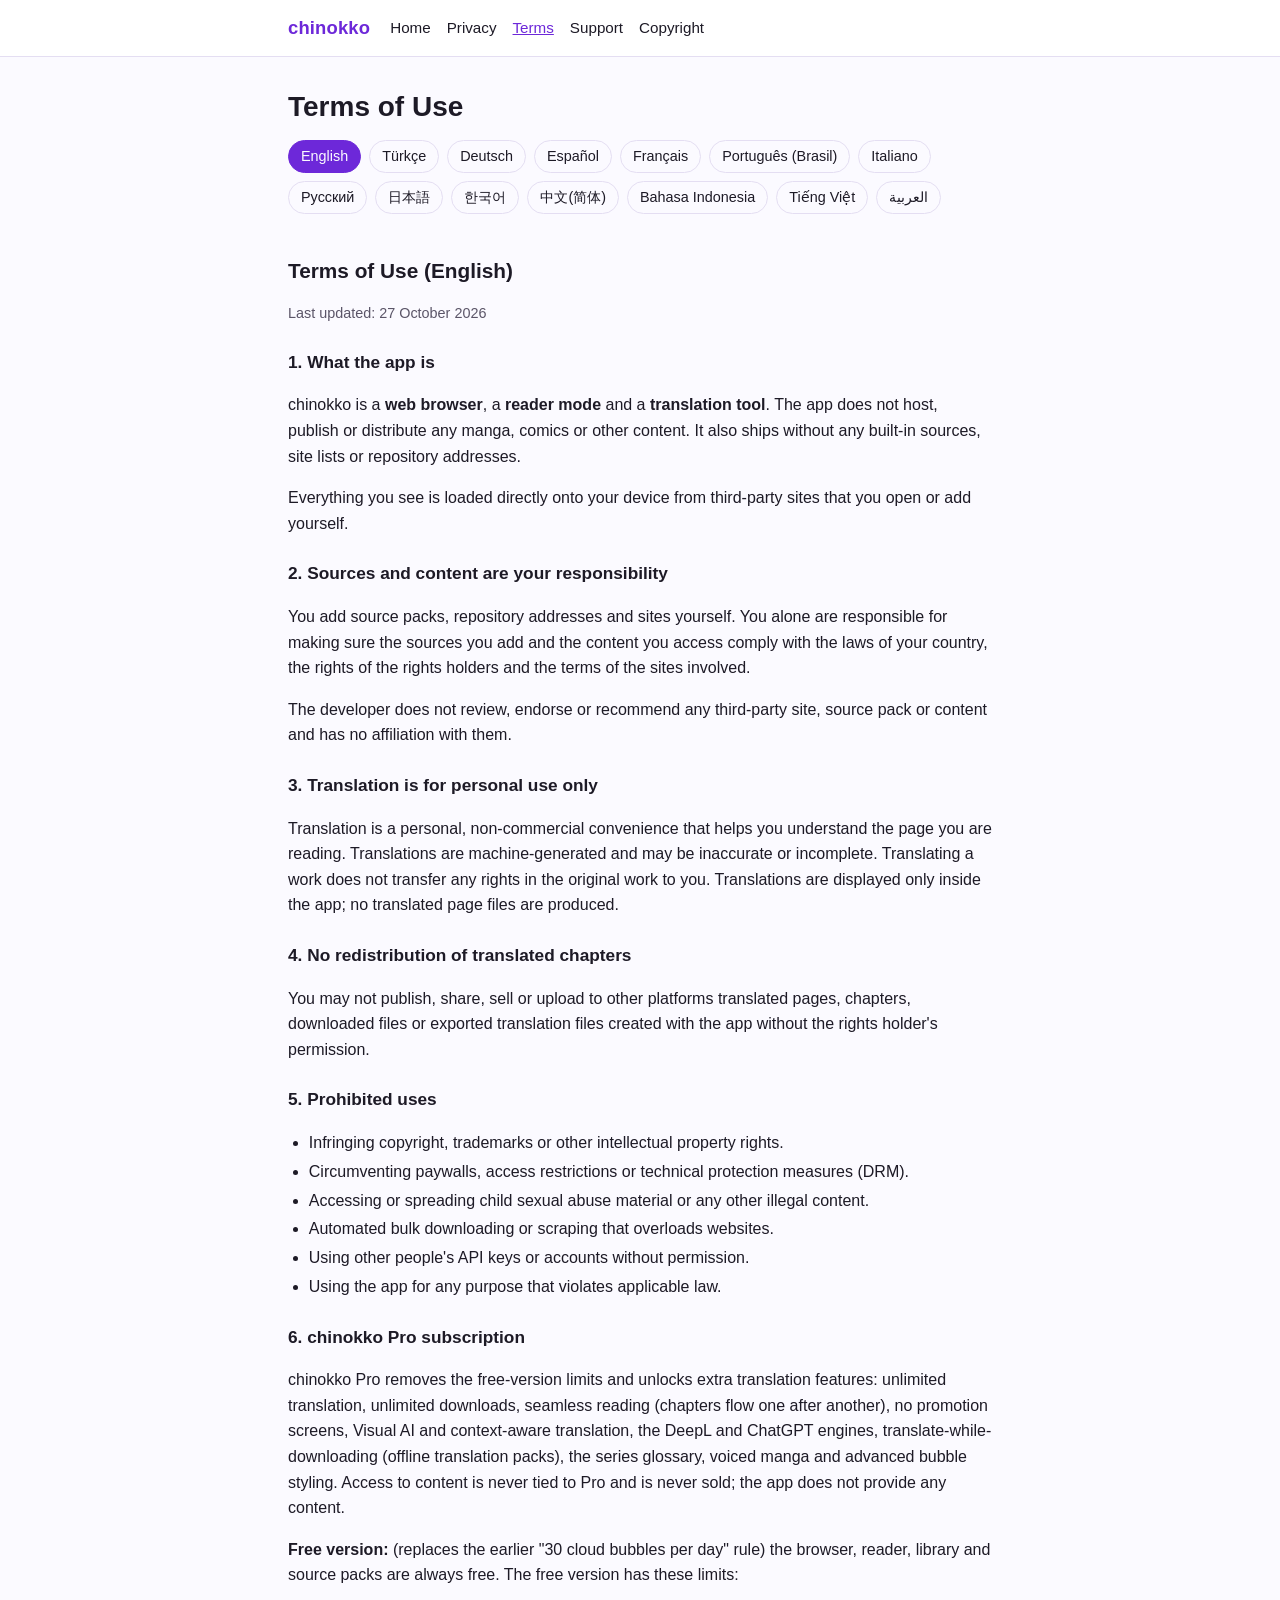
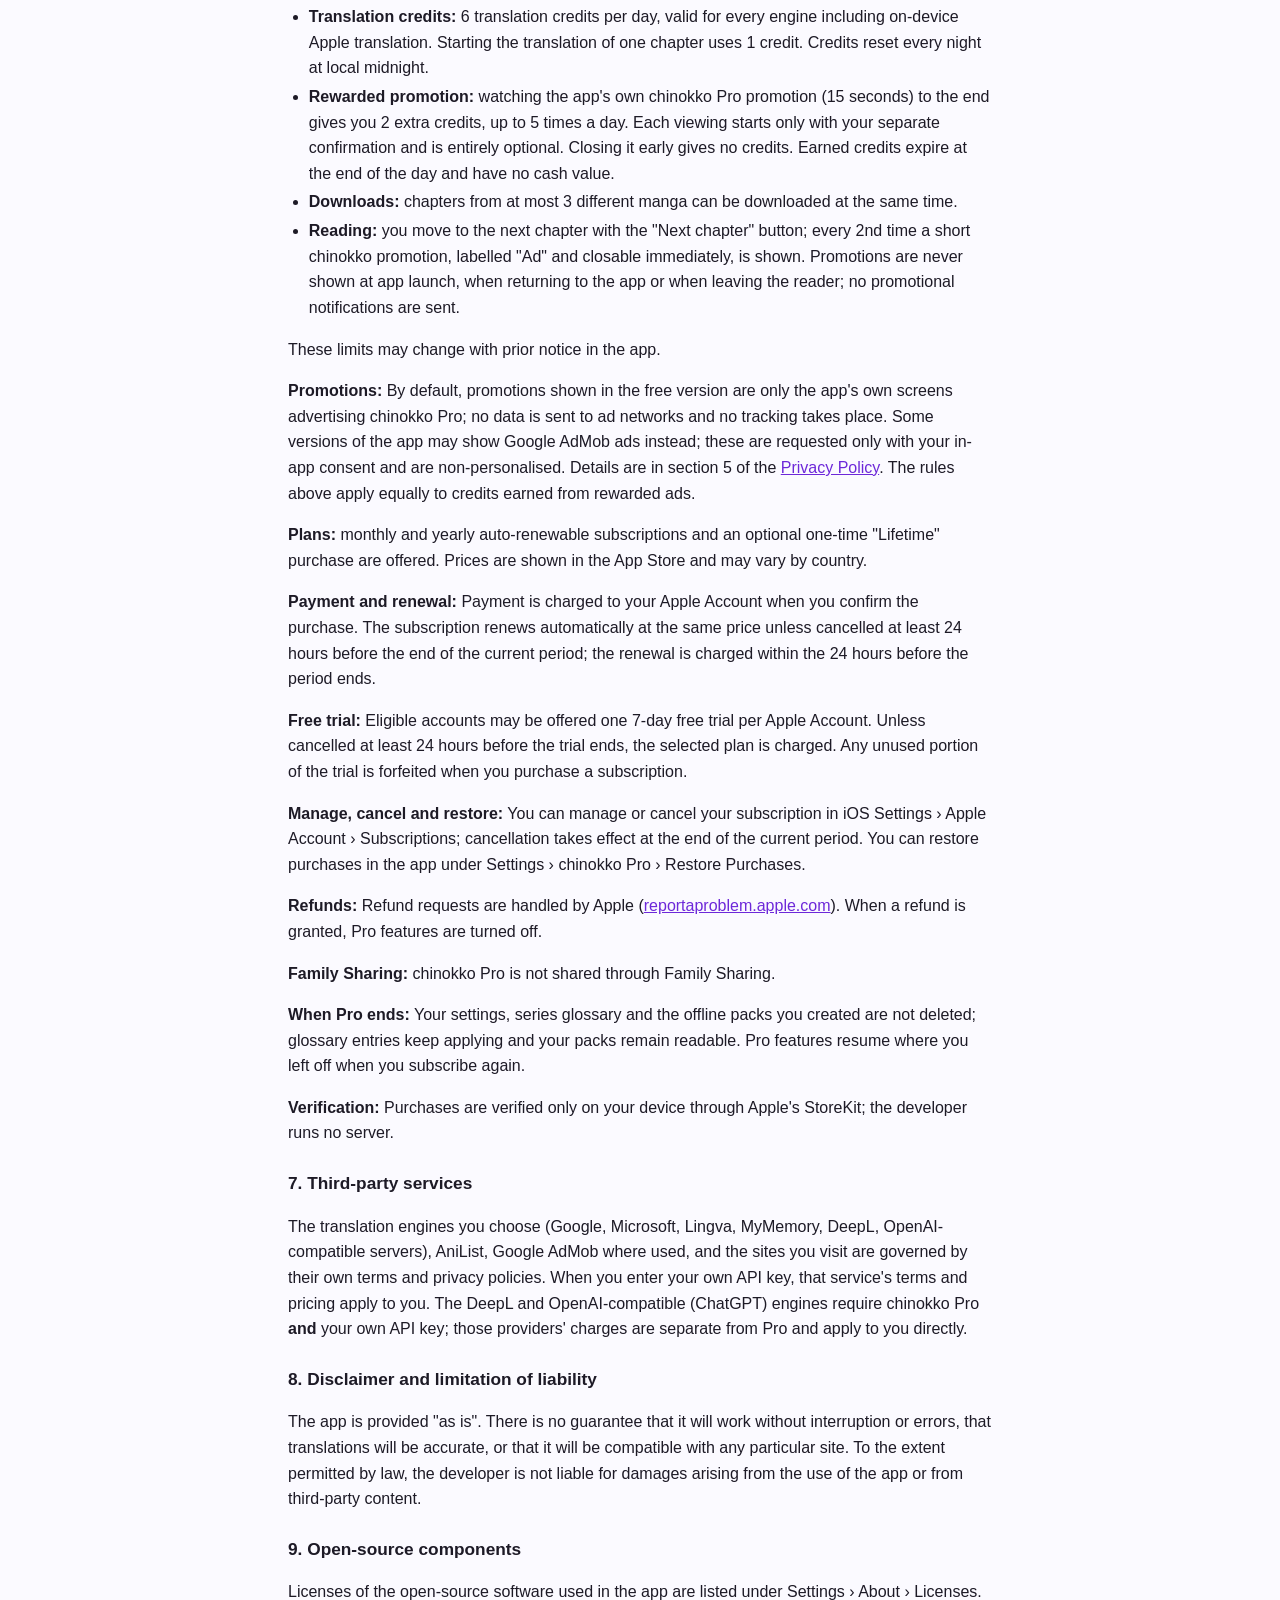
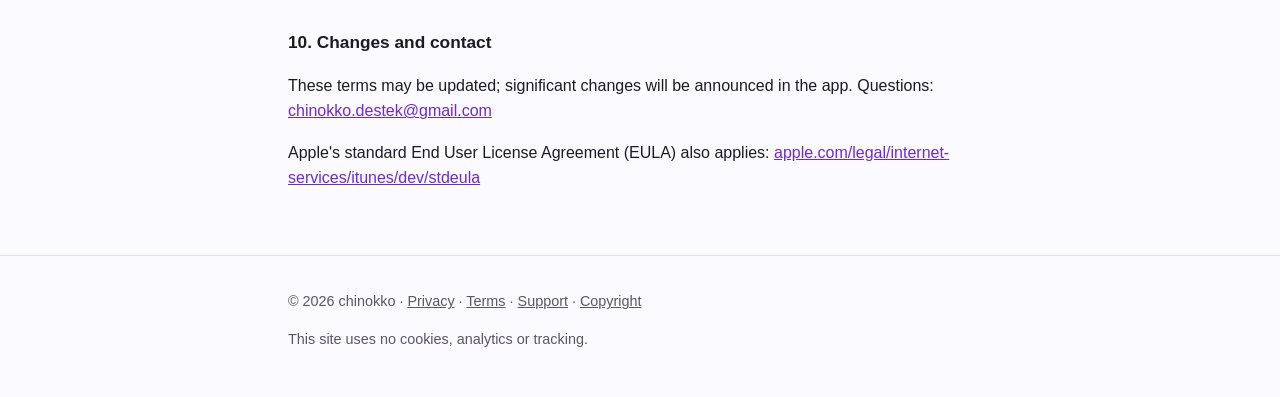
<file: terms.html>
<!doctype html>
<html lang="en">
<head>
<meta charset="utf-8">
<meta name="viewport" content="width=device-width, initial-scale=1">
<meta name="referrer" content="no-referrer">
<meta name="color-scheme" content="light dark">
<meta name="theme-color" content="#6d28d9">
<link rel="stylesheet" href="style.css">
<title>Terms of Use · chinokko</title>
<meta name="description" content="chinokko terms of use (English and Turkish).">
</head>
<body>
<a class="skip" href="#main">Skip to content</a>
<header class="site"><div class="wrap">
<a class="brand" href="index.html">chinokko</a>
<nav aria-label="Site"><ul>
<li><a href="index.html">Home</a></li>
<li><a href="privacy.html">Privacy</a></li>
<li><a href="terms.html" aria-current="page">Terms</a></li>
<li><a href="support.html">Support</a></li>
<li><a href="copyright.html">Copyright</a></li>
</ul></nav>
</div></header>
<main id="main"><div class="wrap">
<h1>Terms of Use</h1>
<nav class="langswitch" aria-label="Language"><a href="#en" lang="en" hreflang="en">English</a><a href="#tr" lang="tr" hreflang="tr">Türkçe</a><a href="#de" lang="de" hreflang="de">Deutsch</a><a href="#es" lang="es" hreflang="es">Español</a><a href="#fr" lang="fr" hreflang="fr">Français</a><a href="#pt-BR" lang="pt-BR" hreflang="pt-BR">Português (Brasil)</a><a href="#it" lang="it" hreflang="it">Italiano</a><a href="#ru" lang="ru" hreflang="ru">Русский</a><a href="#ja" lang="ja" hreflang="ja">日本語</a><a href="#ko" lang="ko" hreflang="ko">한국어</a><a href="#zh-CN" lang="zh-CN" hreflang="zh-CN">中文(简体)</a><a href="#id" lang="id" hreflang="id">Bahasa Indonesia</a><a href="#vi" lang="vi" hreflang="vi">Tiếng Việt</a><a href="#ar" lang="ar" hreflang="ar">العربية</a></nav>

<section class="lang" id="en" lang="en" aria-labelledby="en-h">
<h2 id="en-h">Terms of Use (English)</h2>
<p class="meta">Last updated: 27 October 2026</p>

<h3>1. What the app is</h3>
<p>chinokko is a <strong>web browser</strong>, a <strong>reader mode</strong> and a <strong>translation tool</strong>. The app does not host, publish or distribute any manga, comics or other content. It also ships without any built-in sources, site lists or repository addresses.</p>
<p>Everything you see is loaded directly onto your device from third-party sites that you open or add yourself.</p>

<h3>2. Sources and content are your responsibility</h3>
<p>You add source packs, repository addresses and sites yourself. You alone are responsible for making sure the sources you add and the content you access comply with the laws of your country, the rights of the rights holders and the terms of the sites involved.</p>
<p>The developer does not review, endorse or recommend any third-party site, source pack or content and has no affiliation with them.</p>

<h3>3. Translation is for personal use only</h3>
<p>Translation is a personal, non-commercial convenience that helps you understand the page you are reading. Translations are machine-generated and may be inaccurate or incomplete. Translating a work does not transfer any rights in the original work to you. Translations are displayed only inside the app; no translated page files are produced.</p>

<h3>4. No redistribution of translated chapters</h3>
<p>You may not publish, share, sell or upload to other platforms translated pages, chapters, downloaded files or exported translation files created with the app without the rights holder's permission.</p>

<h3>5. Prohibited uses</h3>
<ul>
<li>Infringing copyright, trademarks or other intellectual property rights.</li>
<li>Circumventing paywalls, access restrictions or technical protection measures (DRM).</li>
<li>Accessing or spreading child sexual abuse material or any other illegal content.</li>
<li>Automated bulk downloading or scraping that overloads websites.</li>
<li>Using other people's API keys or accounts without permission.</li>
<li>Using the app for any purpose that violates applicable law.</li>
</ul>

<h3>6. chinokko Pro subscription</h3>
<p>chinokko Pro removes the free-version limits and unlocks extra translation features: unlimited translation, unlimited downloads, seamless reading (chapters flow one after another), no promotion screens, Visual AI and context-aware translation, the DeepL and ChatGPT engines, translate-while-downloading (offline translation packs), the series glossary, voiced manga and advanced bubble styling. Access to content is never tied to Pro and is never sold; the app does not provide any content.</p>
<p><strong>Free version:</strong> (replaces the earlier "30 cloud bubbles per day" rule) the browser, reader, library and source packs are always free. The free version has these limits:</p>
<ul>
<li><strong>Translation credits:</strong> 6 translation credits per day, valid for every engine including on-device Apple translation. Starting the translation of one chapter uses 1 credit. Credits reset every night at local midnight.</li>
<li><strong>Rewarded promotion:</strong> watching the app's own chinokko Pro promotion (15 seconds) to the end gives you 2 extra credits, up to 5 times a day. Each viewing starts only with your separate confirmation and is entirely optional. Closing it early gives no credits. Earned credits expire at the end of the day and have no cash value.</li>
<li><strong>Downloads:</strong> chapters from at most 3 different manga can be downloaded at the same time.</li>
<li><strong>Reading:</strong> you move to the next chapter with the "Next chapter" button; every 2nd time a short chinokko promotion, labelled "Ad" and closable immediately, is shown. Promotions are never shown at app launch, when returning to the app or when leaving the reader; no promotional notifications are sent.</li>
</ul>
<p>These limits may change with prior notice in the app.</p>
<p><strong>Promotions:</strong> By default, promotions shown in the free version are only the app's own screens advertising chinokko Pro; no data is sent to ad networks and no tracking takes place. Some versions of the app may show Google AdMob ads instead; these are requested only with your in-app consent and are non-personalised. Details are in section 5 of the <a href="privacy.html#en">Privacy Policy</a>. The rules above apply equally to credits earned from rewarded ads.</p>
<p><strong>Plans:</strong> monthly and yearly auto-renewable subscriptions and an optional one-time "Lifetime" purchase are offered. Prices are shown in the App Store and may vary by country.</p>
<p><strong>Payment and renewal:</strong> Payment is charged to your Apple Account when you confirm the purchase. The subscription renews automatically at the same price unless cancelled at least 24 hours before the end of the current period; the renewal is charged within the 24 hours before the period ends.</p>
<p><strong>Free trial:</strong> Eligible accounts may be offered one 7-day free trial per Apple Account. Unless cancelled at least 24 hours before the trial ends, the selected plan is charged. Any unused portion of the trial is forfeited when you purchase a subscription.</p>
<p><strong>Manage, cancel and restore:</strong> You can manage or cancel your subscription in iOS Settings › Apple Account › Subscriptions; cancellation takes effect at the end of the current period. You can restore purchases in the app under Settings › chinokko Pro › Restore Purchases.</p>
<p><strong>Refunds:</strong> Refund requests are handled by Apple (<a href="https://reportaproblem.apple.com">reportaproblem.apple.com</a>). When a refund is granted, Pro features are turned off.</p>
<p><strong>Family Sharing:</strong> chinokko Pro is not shared through Family Sharing.</p>
<p><strong>When Pro ends:</strong> Your settings, series glossary and the offline packs you created are not deleted; glossary entries keep applying and your packs remain readable. Pro features resume where you left off when you subscribe again.</p>
<p><strong>Verification:</strong> Purchases are verified only on your device through Apple's StoreKit; the developer runs no server.</p>

<h3>7. Third-party services</h3>
<p>The translation engines you choose (Google, Microsoft, Lingva, MyMemory, DeepL, OpenAI-compatible servers), AniList, Google AdMob where used, and the sites you visit are governed by their own terms and privacy policies. When you enter your own API key, that service's terms and pricing apply to you. The DeepL and OpenAI-compatible (ChatGPT) engines require chinokko Pro <strong>and</strong> your own API key; those providers' charges are separate from Pro and apply to you directly.</p>

<h3>8. Disclaimer and limitation of liability</h3>
<p>The app is provided "as is". There is no guarantee that it will work without interruption or errors, that translations will be accurate, or that it will be compatible with any particular site. To the extent permitted by law, the developer is not liable for damages arising from the use of the app or from third-party content.</p>

<h3>9. Open-source components</h3>
<p>Licenses of the open-source software used in the app are listed under Settings › About › Licenses.</p>

<h3>10. Changes and contact</h3>
<p>These terms may be updated; significant changes will be announced in the app. Questions: <a href="mailto:chinokko.destek@gmail.com">chinokko.destek@gmail.com</a></p>
<p>Apple's standard End User License Agreement (EULA) also applies: <a href="https://www.apple.com/legal/internet-services/itunes/dev/stdeula/">apple.com/legal/internet-services/itunes/dev/stdeula</a></p>
</section>

<section class="lang" id="tr" lang="tr" aria-labelledby="tr-h">
<h2 id="tr-h">Kullanım Koşulları (Türkçe)</h2>
<p class="meta">Son güncelleme: 27 Ekim 2026</p>

<h3>1. Uygulama nedir?</h3>
<p>chinokko bir <strong>web tarayıcısı</strong>, <strong>okuma modu</strong> ve <strong>çeviri aracıdır</strong>. Uygulama hiçbir manga, çizgi roman veya başka bir içerik barındırmaz, yayınlamaz ya da dağıtmaz. Uygulamayla birlikte hazır bir kaynak, site listesi veya depo adresi de gelmez.</p>
<p>Ekranda gördüğün her içerik, senin açtığın ya da eklediğin üçüncü taraf sitelerden doğrudan cihazına yüklenir.</p>

<h3>2. Kaynaklar ve içerik senin sorumluluğundadır</h3>
<p>Kaynak paketlerini, depo adreslerini ve siteleri sen eklersin. Eklediğin kaynakların ve eriştiğin içeriğin bulunduğun ülkenin mevzuatına, hak sahiplerinin haklarına ve ilgili sitelerin kullanım şartlarına uygun olmasından yalnızca sen sorumlusun.</p>
<p>Geliştirici üçüncü taraf siteleri, kaynak paketlerini veya içerikleri denetlemez, onaylamaz ve önermez; bunlarla herhangi bir bağı yoktur.</p>

<h3>3. Çeviri yalnızca kişisel kullanım içindir</h3>
<p>Çeviri özelliği, okuduğun sayfayı kendin anlayabilmen için sunulan kişisel ve ticari olmayan bir kolaylıktır. Çeviriler makine çevirisidir; hatalı, eksik veya bağlamdan kopuk olabilir. Çeviri yapmak, orijinal eser üzerindeki hiçbir hakkı sana devretmez. Çeviri yalnızca uygulama içinde görüntülenir; çevrilmiş sayfa dosyası üretilmez.</p>

<h3>4. Çevrilmiş bölümler yeniden dağıtılamaz</h3>
<p>Uygulamayla oluşturulan çevrilmiş sayfaları, bölümleri, indirilen dosyaları veya dışa aktarılan çeviri dosyalarını hak sahibinin izni olmadan yayınlamak, paylaşmak, satmak ya da başka bir platforma yüklemek yasaktır.</p>

<h3>5. Yasaklanan kullanımlar</h3>
<ul>
<li>Telif hakkı, marka veya diğer fikri mülkiyet haklarını ihlal etmek.</li>
<li>Ödeme duvarlarını, erişim kısıtlamalarını veya teknik koruma önlemlerini (DRM) aşmak.</li>
<li>Çocukların istismarını içeren ya da başka şekilde yasa dışı içeriğe erişmek veya bu içeriği yaymak.</li>
<li>Sitelere aşırı yük bindiren otomatik toplu indirme veya kazıma yapmak.</li>
<li>Başkalarına ait API anahtarlarını veya hesapları izinsiz kullanmak.</li>
<li>Uygulamayı yürürlükteki mevzuata aykırı herhangi bir amaçla kullanmak.</li>
</ul>

<h3>6. chinokko Pro aboneliği</h3>
<p>chinokko Pro ücretsiz sürümün sınırlarını kaldırır ve ek çeviri özelliklerini açar: sınırsız çeviri, sınırsız indirme, kesintisiz okuma (bölümler arka arkaya), tanıtım ekranı olmadan kullanım, Görsel YZ ve bağlamlı çeviri, DeepL ve ChatGPT motorları, çevirerek indirme (çevrimdışı çeviri paketleri), seri sözlüğü, sesli manga ve gelişmiş balon görünümü. İçeriğe erişim hiçbir zaman Pro'ya bağlı değildir ve satılmaz; uygulama herhangi bir içerik sunmaz.</p>
<p><strong>Ücretsiz sürüm:</strong> (önceki sürümlerdeki "günde 30 bulut balonu" kuralının yerini almıştır) tarayıcı, okuyucu, kütüphane ve kaynak paketleri her zaman ücretsizdir. Ücretsiz sürümde şu sınırlar uygulanır:</p>
<ul>
<li><strong>Çeviri hakkı:</strong> günde 6 çeviri hakkı; Apple cihaz içi çeviri dahil her motor için geçerlidir. Bir bölümün çevirisini başlatmak 1 hak kullanır. Haklar her gece yarısı yerel saatle yenilenir.</li>
<li><strong>Ödüllü tanıtım:</strong> uygulamanın kendi chinokko Pro tanıtımını (15 saniye) sonuna kadar izlersen 2 ek hak kazanırsın; günde en çok 5 kez. Her izleme ayrı onayınla başlar ve tamamen isteğe bağlıdır. Tanıtımı erken kapatırsan hak verilmez. Kazanılan haklar gün sonunda sona erer ve paraya çevrilemez.</li>
<li><strong>İndirme:</strong> aynı anda en çok 3 farklı mangaya ait bölüm indirilmiş olabilir.</li>
<li><strong>Okuma:</strong> sonraki bölüme "Sonraki bölüm" düğmesiyle geçilir; her 2 geçişte bir, "Reklam" olarak etiketlenmiş ve hemen kapatılabilen kısa bir chinokko tanıtımı gösterilir. Tanıtım uygulama açılışında, uygulamaya dönüşte veya okuyucudan çıkarken gösterilmez; tanıtım bildirimi gönderilmez.</li>
</ul>
<p>Bu sınırlar uygulama içinde önceden duyurularak değiştirilebilir.</p>
<p><strong>Tanıtımlar:</strong> Ücretsiz sürümde gösterilen tanıtımlar varsayılan olarak yalnızca chinokko Pro'yu tanıtan, uygulamanın kendi ekranlarıdır; reklam ağına veri gönderilmez, izleme yapılmaz. Uygulamanın bazı sürümlerinde bu tanıtımların yerine Google AdMob reklamları gösterilebilir; bu reklamlar yalnızca uygulama içinde onayın alınarak ve kişiselleştirilmemiş olarak istenir. Ayrıntılar <a href="privacy.html#tr">Gizlilik Politikası</a>'nın 5. bölümündedir. Ödüllü reklamdan kazanılan haklar için yukarıdaki kurallar aynen geçerlidir.</p>
<p><strong>Planlar:</strong> aylık ve yıllık otomatik yenilenen abonelikler ile isteğe bağlı tek seferlik "Ömür Boyu" satın alım sunulur. Fiyatlar App Store'da gösterilir ve ülkeye göre değişebilir.</p>
<p><strong>Ödeme ve yenileme:</strong> Ödeme, satın alma onaylandığında Apple Hesabına yansıtılır. Abonelik, dönem bitiminden en az 24 saat önce iptal edilmezse aynı ücretle otomatik olarak yenilenir; yenileme ücreti dönem bitiminden önceki 24 saat içinde tahsil edilir.</p>
<p><strong>Ücretsiz deneme:</strong> Uygun hesaplara her Apple Hesabı için bir kez 7 günlük ücretsiz deneme sunulabilir. Deneme bitiminden en az 24 saat önce iptal edilmezse seçilen plan ücretlendirilir. Denemenin kullanılmayan kısmı, abonelik satın alındığında geçerliliğini yitirir.</p>
<p><strong>Yönetme, iptal ve geri yükleme:</strong> Aboneliğini iOS Ayarlar › Apple Hesabı › Abonelikler bölümünden yönetebilir veya iptal edebilirsin; iptal, mevcut dönemin sonunda geçerli olur. Satın alımlarını uygulamada Ayarlar › chinokko Pro › Satın Alımları Geri Yükle ile geri yükleyebilirsin.</p>
<p><strong>İadeler:</strong> İade talepleri Apple tarafından değerlendirilir (<a href="https://reportaproblem.apple.com">reportaproblem.apple.com</a>). İade onaylandığında Pro özellikleri kapanır.</p>
<p><strong>Aile Paylaşımı:</strong> chinokko Pro, Aile Paylaşımı ile paylaşılmaz.</p>
<p><strong>Pro sona erdiğinde:</strong> Ayarların, seri sözlüğün ve oluşturduğun çevrimdışı paketler silinmez; seri sözlüğü kayıtların uygulanmaya devam eder ve paketlerin okunabilir kalır. Pro özellikleri yeniden abone olduğunda kaldığı yerden açılır.</p>
<p><strong>Doğrulama:</strong> Satın alımlar Apple'ın StoreKit altyapısıyla yalnızca cihazında doğrulanır; geliştiricinin bir sunucusu yoktur.</p>

<h3>7. Üçüncü taraf hizmetler</h3>
<p>Seçtiğin çeviri motorları (Google, Microsoft, Lingva, MyMemory, DeepL, OpenAI-uyumlu sunucular), AniList, varsa Google AdMob ve ziyaret ettiğin siteler kendi kullanım şartlarına ve gizlilik politikalarına tabidir. Kendi API anahtarını girdiğinde o hizmetin şartları ve ücretlendirmesi sana uygulanır. DeepL ve OpenAI-uyumlu (ChatGPT) motorlar chinokko Pro <strong>ve</strong> kendi API anahtarını gerektirir; bu sağlayıcıların ücretleri Pro'dan ayrıdır ve doğrudan sana uygulanır.</p>

<h3>8. Garanti reddi ve sorumluluğun sınırlandırılması</h3>
<p>Uygulama "olduğu gibi" sunulur. Kesintisiz veya hatasız çalışacağı, çevirilerin doğru olacağı ya da belirli bir siteyle uyumlu olacağı garanti edilmez. Yürürlükteki mevzuatın izin verdiği ölçüde geliştirici, uygulamanın kullanımından veya üçüncü taraf içerikten doğan zararlardan sorumlu değildir.</p>

<h3>9. Açık kaynak bileşenler</h3>
<p>Uygulamada kullanılan açık kaynak yazılımların lisansları Ayarlar › Hakkında › Lisanslar bölümünde yer alır.</p>

<h3>10. Değişiklikler ve iletişim</h3>
<p>Bu koşullar güncellenebilir; önemli değişiklikler uygulama içinde duyurulur. Sorular için: <a href="mailto:chinokko.destek@gmail.com">chinokko.destek@gmail.com</a></p>
<p>Apple'ın standart Son Kullanıcı Lisans Sözleşmesi (EULA) da geçerlidir: <a href="https://www.apple.com/legal/internet-services/itunes/dev/stdeula/">apple.com/legal/internet-services/itunes/dev/stdeula</a></p>
</section>

<section class="lang" id="de" lang="de" aria-labelledby="de-h">
<h2 id="de-h">Nutzungsbedingungen (Deutsch)</h2>
<p class="note">Diese Übersetzung dient lediglich der Information. Bei Abweichungen zwischen den Fassungen ist die englische Fassung maßgeblich.</p>
<p class="meta">Zuletzt aktualisiert: 27. Oktober 2026</p>

<h3>1. Was die App ist</h3>
<p>chinokko ist ein <strong>Webbrowser</strong>, ein <strong>Lesemodus</strong> und ein <strong>Übersetzungswerkzeug</strong>. Die App hostet, veröffentlicht oder verbreitet keine Manga, Comics oder sonstigen Inhalte. Sie wird zudem ohne integrierte Quellen, Seitenlisten oder Repository-Adressen ausgeliefert.</p>
<p>Alles, was Sie sehen, wird direkt von Websites Dritter, die Sie selbst öffnen oder hinzufügen, auf Ihr Gerät geladen.</p>

<h3>2. Quellen und Inhalte liegen in Ihrer Verantwortung</h3>
<p>Quellpakete, Repository-Adressen und Websites fügen Sie selbst hinzu. Sie allein sind dafür verantwortlich, dass die von Ihnen hinzugefügten Quellen und die von Ihnen abgerufenen Inhalte mit den Gesetzen Ihres Landes, den Rechten der Rechteinhaber und den Bedingungen der betreffenden Websites im Einklang stehen.</p>
<p>Der Entwickler prüft, billigt oder empfiehlt keine Websites, Quellpakete oder Inhalte Dritter und steht in keiner Verbindung zu ihnen.</p>

<h3>3. Übersetzung nur für den persönlichen Gebrauch</h3>
<p>Die Übersetzung ist eine persönliche, nicht kommerzielle Hilfe, die Ihnen hilft, die gerade gelesene Seite zu verstehen. Übersetzungen werden maschinell erstellt und können ungenau oder unvollständig sein. Durch das Übersetzen eines Werkes gehen keinerlei Rechte am Originalwerk auf Sie über. Übersetzungen werden nur innerhalb der App angezeigt; es werden keine übersetzten Seitendateien erzeugt.</p>

<h3>4. Keine Weiterverbreitung übersetzter Kapitel</h3>
<p>Sie dürfen mit der App erstellte übersetzte Seiten, Kapitel, heruntergeladene Dateien oder exportierte Übersetzungsdateien ohne Erlaubnis des Rechteinhabers weder veröffentlichen, teilen, verkaufen noch auf andere Plattformen hochladen.</p>

<h3>5. Verbotene Nutzungen</h3>
<ul>
<li>Verletzung von Urheberrechten, Marken oder sonstigen Rechten des geistigen Eigentums.</li>
<li>Umgehung von Bezahlschranken, Zugangsbeschränkungen oder technischen Schutzmaßnahmen (DRM).</li>
<li>Abrufen oder Verbreiten von Darstellungen sexuellen Kindesmissbrauchs oder sonstiger rechtswidriger Inhalte.</li>
<li>Automatisiertes Massenherunterladen oder Scraping, das Websites überlastet.</li>
<li>Verwendung der API-Schlüssel oder Konten anderer Personen ohne deren Erlaubnis.</li>
<li>Nutzung der App für Zwecke, die gegen geltendes Recht verstoßen.</li>
</ul>

<h3>6. Abo chinokko Pro</h3>
<p>chinokko Pro hebt die Beschränkungen der kostenlosen Version auf und schaltet zusätzliche Übersetzungsfunktionen frei: unbegrenzte Übersetzung, unbegrenzte Downloads, nahtloses Lesen (Kapitel gehen fließend ineinander über), keine Werbebildschirme, Visual AI und kontextbezogene Übersetzung, die Engines DeepL und ChatGPT, Übersetzen beim Herunterladen (Offline-Übersetzungspakete), das Serienglossar, vertonte Manga und erweiterte Sprechblasengestaltung. Der Zugang zu Inhalten ist niemals an Pro gebunden und wird niemals verkauft; die App stellt keinerlei Inhalte bereit.</p>
<p><strong>Kostenlose Version:</strong> (ersetzt die frühere Regel „30 Cloud-Sprechblasen pro Tag“) Browser, Reader, Bibliothek und Quellpakete sind immer kostenlos. Die kostenlose Version unterliegt folgenden Beschränkungen:</p>
<ul>
<li><strong>Übersetzungsguthaben:</strong> 6 Übersetzungsguthaben pro Tag, gültig für jede Engine einschließlich der Apple-Übersetzung auf dem Gerät. Das Starten der Übersetzung eines Kapitels verbraucht 1 Guthaben. Die Guthaben werden jede Nacht um Mitternacht Ortszeit zurückgesetzt.</li>
<li><strong>Werbeeinblendung mit Belohnung:</strong> Wenn Sie die eigene chinokko-Pro-Werbeeinblendung der App (15 Sekunden) bis zum Ende ansehen, erhalten Sie 2 zusätzliche Guthaben, bis zu 5 Mal am Tag. Jede Wiedergabe startet nur nach Ihrer gesonderten Bestätigung und ist völlig freiwillig. Bei vorzeitigem Schließen gibt es kein Guthaben. Erhaltene Guthaben verfallen am Ende des Tages und haben keinen Geldwert.</li>
<li><strong>Downloads:</strong> Es können gleichzeitig Kapitel von höchstens 3 verschiedenen Manga heruntergeladen werden.</li>
<li><strong>Lesen:</strong> Zum nächsten Kapitel gelangen Sie über die Schaltfläche „Nächstes Kapitel“; bei jedem 2. Mal wird eine kurze, als „Werbung“ gekennzeichnete und sofort schließbare chinokko-Werbeeinblendung angezeigt. Werbeeinblendungen erscheinen niemals beim Start der App, bei der Rückkehr zur App oder beim Verlassen des Readers; es werden keine Werbemitteilungen gesendet.</li>
</ul>
<p>Diese Beschränkungen können nach vorheriger Ankündigung in der App geändert werden.</p>
<p><strong>Werbeeinblendungen:</strong> Standardmäßig sind die in der kostenlosen Version angezeigten Werbeeinblendungen ausschließlich eigene Bildschirme der App, die für chinokko Pro werben; es werden keine Daten an Werbenetzwerke gesendet und es findet kein Tracking statt. Einige Versionen der App können stattdessen Google-AdMob-Anzeigen einblenden; diese werden nur mit Ihrer Einwilligung in der App angefordert und sind nicht personalisiert. Einzelheiten finden Sie in Abschnitt 5 der <a href="privacy.html#de">Datenschutzerklärung</a>. Die obigen Regeln gelten gleichermaßen für Guthaben, die durch Anzeigen mit Belohnung erworben werden.</p>
<p><strong>Tarife:</strong> Angeboten werden monatliche und jährliche, sich automatisch verlängernde Abos sowie ein optionaler einmaliger Kauf „Lebenslang“. Die Preise werden im App Store angezeigt und können je nach Land variieren.</p>
<p><strong>Zahlung und Verlängerung:</strong> Die Zahlung wird bei Bestätigung des Kaufs Ihrem Apple Account belastet. Das Abo verlängert sich automatisch zum selben Preis, sofern es nicht mindestens 24 Stunden vor Ende des laufenden Zeitraums gekündigt wird; die Verlängerung wird innerhalb der 24 Stunden vor Ende des Zeitraums berechnet.</p>
<p><strong>Kostenloser Testzeitraum:</strong> Berechtigten Konten kann ein 7-tägiger kostenloser Testzeitraum pro Apple Account angeboten werden. Sofern nicht mindestens 24 Stunden vor Ende des Testzeitraums gekündigt wird, wird der gewählte Tarif berechnet. Ein nicht genutzter Teil des Testzeitraums verfällt beim Kauf eines Abos.</p>
<p><strong>Verwalten, kündigen und wiederherstellen:</strong> Sie können Ihr Abo in den iOS-Einstellungen › Apple Account › Abonnements verwalten oder kündigen; die Kündigung wird zum Ende des laufenden Zeitraums wirksam. Käufe können Sie in der App unter Einstellungen › chinokko Pro › Käufe wiederherstellen wiederherstellen.</p>
<p><strong>Erstattungen:</strong> Erstattungsanträge werden von Apple bearbeitet (<a href="https://reportaproblem.apple.com">reportaproblem.apple.com</a>). Wird eine Erstattung gewährt, werden die Pro-Funktionen deaktiviert.</p>
<p><strong>Familienfreigabe:</strong> chinokko Pro wird nicht über die Familienfreigabe geteilt.</p>
<p><strong>Wenn Pro endet:</strong> Ihre Einstellungen, Ihr Serienglossar und die von Ihnen erstellten Offline-Pakete werden nicht gelöscht; Glossareinträge werden weiterhin angewendet und Ihre Pakete bleiben lesbar. Wenn Sie erneut abonnieren, stehen die Pro-Funktionen dort wieder zur Verfügung, wo Sie aufgehört haben.</p>
<p><strong>Überprüfung:</strong> Käufe werden ausschließlich auf Ihrem Gerät über StoreKit von Apple überprüft; der Entwickler betreibt keinen Server.</p>

<h3>7. Dienste Dritter</h3>
<p>Die von Ihnen gewählten Übersetzungs-Engines (Google, Microsoft, Lingva, MyMemory, DeepL, OpenAI-kompatible Server), AniList, gegebenenfalls Google AdMob sowie die von Ihnen besuchten Websites unterliegen ihren eigenen Bedingungen und Datenschutzrichtlinien. Wenn Sie Ihren eigenen API-Schlüssel eingeben, gelten für Sie die Bedingungen und Preise des jeweiligen Dienstes. Die Engines DeepL und OpenAI-kompatibel (ChatGPT) erfordern chinokko Pro <strong>und</strong> Ihren eigenen API-Schlüssel; die Gebühren dieser Anbieter sind von Pro unabhängig und fallen direkt bei Ihnen an.</p>

<h3>8. Haftungsausschluss und Haftungsbeschränkung</h3>
<p>Die App wird „wie besehen“ bereitgestellt. Es besteht keine Gewähr dafür, dass sie ohne Unterbrechungen oder Fehler funktioniert, dass Übersetzungen korrekt sind oder dass sie mit einer bestimmten Website kompatibel ist. Soweit gesetzlich zulässig, haftet der Entwickler nicht für Schäden, die aus der Nutzung der App oder aus Inhalten Dritter entstehen.</p>

<h3>9. Open-Source-Komponenten</h3>
<p>Die Lizenzen der in der App verwendeten Open-Source-Software sind unter Einstellungen › Über › Lizenzen aufgeführt.</p>

<h3>10. Änderungen und Kontakt</h3>
<p>Diese Bedingungen können aktualisiert werden; wesentliche Änderungen werden in der App bekannt gegeben. Fragen: <a href="mailto:chinokko.destek@gmail.com">chinokko.destek@gmail.com</a></p>
<p>Zusätzlich gilt die Standard-Endbenutzer-Lizenzvereinbarung (EULA) von Apple: <a href="https://www.apple.com/legal/internet-services/itunes/dev/stdeula/">apple.com/legal/internet-services/itunes/dev/stdeula</a></p>
</section>

<section class="lang" id="es" lang="es" aria-labelledby="es-h">
<h2 id="es-h">Condiciones de uso (español)</h2>
<p class="note">Esta traducción se ofrece únicamente por comodidad. En caso de discrepancia entre las versiones, prevalecerá la versión en inglés.</p>
<p class="meta">Última actualización: 27 de octubre de 2026</p>

<h3>1. Qué es la app</h3>
<p>chinokko es un <strong>navegador web</strong>, un <strong>modo lectura</strong> y una <strong>herramienta de traducción</strong>. La app no aloja, publica ni distribuye manga, cómics ni ningún otro contenido. Además, se entrega sin fuentes integradas, listas de sitios ni direcciones de repositorios.</p>
<p>Todo lo que ves se carga directamente en tu dispositivo desde sitios de terceros que tú mismo abres o añades.</p>

<h3>2. Las fuentes y el contenido son tu responsabilidad</h3>
<p>Eres tú quien añade los paquetes de fuentes, las direcciones de repositorios y los sitios. Solo tú eres responsable de garantizar que las fuentes que añades y el contenido al que accedes cumplen las leyes de tu país, los derechos de los titulares y las condiciones de los sitios en cuestión.</p>
<p>El desarrollador no revisa, respalda ni recomienda ningún sitio, paquete de fuentes ni contenido de terceros, y no tiene ninguna vinculación con ellos.</p>

<h3>3. La traducción es solo para uso personal</h3>
<p>La traducción es una ayuda personal y no comercial para comprender la página que estás leyendo. Las traducciones se generan automáticamente y pueden ser inexactas o incompletas. Traducir una obra no te transfiere ningún derecho sobre la obra original. Las traducciones solo se muestran dentro de la app; no se generan archivos de páginas traducidas.</p>

<h3>4. Prohibida la redistribución de capítulos traducidos</h3>
<p>No puedes publicar, compartir, vender ni subir a otras plataformas páginas traducidas, capítulos, archivos descargados ni archivos de traducción exportados creados con la app sin el permiso del titular de los derechos.</p>

<h3>5. Usos prohibidos</h3>
<ul>
<li>Infringir derechos de autor, marcas u otros derechos de propiedad intelectual.</li>
<li>Eludir muros de pago, restricciones de acceso o medidas técnicas de protección (DRM).</li>
<li>Acceder a material de abuso sexual infantil o a cualquier otro contenido ilegal, o difundirlo.</li>
<li>Descargas masivas automatizadas o scraping que sobrecarguen los sitios web.</li>
<li>Usar claves de API o cuentas de otras personas sin su permiso.</li>
<li>Usar la app con cualquier fin que infrinja la legislación aplicable.</li>
</ul>

<h3>6. Suscripción chinokko Pro</h3>
<p>chinokko Pro elimina los límites de la versión gratuita y desbloquea funciones de traducción adicionales: traducción ilimitada, descargas ilimitadas, lectura continua (los capítulos se suceden sin interrupción), sin pantallas promocionales, Visual AI y traducción contextual, los motores DeepL y ChatGPT, traducción durante la descarga (paquetes de traducción sin conexión), el glosario de series, manga con voz y estilos avanzados de bocadillos. El acceso al contenido nunca está ligado a Pro ni se vende; la app no proporciona ningún contenido.</p>
<p><strong>Versión gratuita:</strong> (sustituye a la regla anterior de «30 bocadillos en la nube al día») el navegador, el lector, la biblioteca y los paquetes de fuentes son siempre gratuitos. La versión gratuita tiene los siguientes límites:</p>
<ul>
<li><strong>Créditos de traducción:</strong> 6 créditos de traducción al día, válidos para todos los motores, incluida la traducción de Apple en el dispositivo. Iniciar la traducción de un capítulo consume 1 crédito. Los créditos se restablecen cada noche a la medianoche local.</li>
<li><strong>Promoción con recompensa:</strong> ver hasta el final la promoción propia de chinokko Pro de la app (15 segundos) te otorga 2 créditos adicionales, hasta 5 veces al día. Cada visualización solo comienza tras tu confirmación expresa y es totalmente opcional. Si la cierras antes de tiempo, no recibes créditos. Los créditos obtenidos caducan al final del día y no tienen valor monetario.</li>
<li><strong>Descargas:</strong> se pueden descargar a la vez capítulos de un máximo de 3 mangas distintos.</li>
<li><strong>Lectura:</strong> pasas al capítulo siguiente con el botón «Capítulo siguiente»; cada 2 veces se muestra una breve promoción de chinokko, etiquetada como «Anuncio» y que puede cerrarse de inmediato. Las promociones nunca se muestran al abrir la app, al volver a ella ni al salir del lector; no se envían notificaciones promocionales.</li>
</ul>
<p>Estos límites pueden cambiar previo aviso en la app.</p>
<p><strong>Promociones:</strong> por defecto, las promociones que se muestran en la versión gratuita son únicamente pantallas propias de la app que anuncian chinokko Pro; no se envían datos a redes publicitarias ni se realiza ningún rastreo. Algunas versiones de la app pueden mostrar en su lugar anuncios de Google AdMob; estos solo se solicitan con tu consentimiento dentro de la app y no están personalizados. Encontrarás más detalles en el apartado 5 de la <a href="privacy.html#es">Política de privacidad</a>. Las reglas anteriores se aplican igualmente a los créditos obtenidos con anuncios con recompensa.</p>
<p><strong>Planes:</strong> se ofrecen suscripciones mensuales y anuales de renovación automática y una compra única opcional «De por vida». Los precios se muestran en el App Store y pueden variar según el país.</p>
<p><strong>Pago y renovación:</strong> el pago se carga en tu cuenta de Apple al confirmar la compra. La suscripción se renueva automáticamente al mismo precio salvo que se cancele al menos 24 horas antes del final del periodo en curso; la renovación se cobra dentro de las 24 horas anteriores al final del periodo.</p>
<p><strong>Prueba gratuita:</strong> a las cuentas que cumplan los requisitos se les puede ofrecer una prueba gratuita de 7 días por cuenta de Apple. Salvo que se cancele al menos 24 horas antes de que finalice la prueba, se cobrará el plan seleccionado. Cualquier parte no utilizada de la prueba se pierde al comprar una suscripción.</p>
<p><strong>Gestionar, cancelar y restaurar:</strong> puedes gestionar o cancelar tu suscripción en Ajustes de iOS › Cuenta de Apple › Suscripciones; la cancelación surte efecto al final del periodo en curso. Puedes restaurar las compras en la app en Ajustes › chinokko Pro › Restaurar compras.</p>
<p><strong>Reembolsos:</strong> las solicitudes de reembolso las gestiona Apple (<a href="https://reportaproblem.apple.com">reportaproblem.apple.com</a>). Cuando se concede un reembolso, las funciones Pro se desactivan.</p>
<p><strong>En familia:</strong> chinokko Pro no se comparte mediante En familia.</p>
<p><strong>Cuando Pro finaliza:</strong> tus ajustes, el glosario de series y los paquetes sin conexión que hayas creado no se eliminan; las entradas del glosario se siguen aplicando y tus paquetes siguen siendo legibles. Las funciones Pro se reanudan donde las dejaste cuando vuelves a suscribirte.</p>
<p><strong>Verificación:</strong> las compras se verifican únicamente en tu dispositivo mediante StoreKit de Apple; el desarrollador no gestiona ningún servidor.</p>

<h3>7. Servicios de terceros</h3>
<p>Los motores de traducción que elijas (Google, Microsoft, Lingva, MyMemory, DeepL, servidores compatibles con OpenAI), AniList, Google AdMob cuando se utilice y los sitios que visites se rigen por sus propias condiciones y políticas de privacidad. Cuando introduces tu propia clave de API, se te aplican las condiciones y tarifas de ese servicio. Los motores DeepL y compatible con OpenAI (ChatGPT) requieren chinokko Pro <strong>y</strong> tu propia clave de API; los cargos de esos proveedores son independientes de Pro y se te aplican directamente.</p>

<h3>8. Exención y limitación de responsabilidad</h3>
<p>La app se proporciona «tal cual». No se garantiza que funcione sin interrupciones ni errores, que las traducciones sean exactas ni que sea compatible con ningún sitio en particular. En la medida en que lo permita la ley, el desarrollador no será responsable de los daños derivados del uso de la app o de contenidos de terceros.</p>

<h3>9. Componentes de código abierto</h3>
<p>Las licencias del software de código abierto utilizado en la app se indican en Ajustes › Acerca de › Licencias.</p>

<h3>10. Cambios y contacto</h3>
<p>Estas condiciones pueden actualizarse; los cambios importantes se anunciarán en la app. Preguntas: <a href="mailto:chinokko.destek@gmail.com">chinokko.destek@gmail.com</a></p>
<p>También se aplica el Contrato de licencia de usuario final (EULA) estándar de Apple: <a href="https://www.apple.com/legal/internet-services/itunes/dev/stdeula/">apple.com/legal/internet-services/itunes/dev/stdeula</a></p>
</section>

<section class="lang" id="fr" lang="fr" aria-labelledby="fr-h">
<h2 id="fr-h">Conditions d'utilisation (français)</h2>
<p class="note">Cette traduction est fournie à titre indicatif. En cas de divergence entre les versions, la version anglaise prévaut.</p>
<p class="meta">Dernière mise à jour : 27 octobre 2026</p>

<h3>1. Nature de l'app</h3>
<p>chinokko est un <strong>navigateur web</strong>, un <strong>mode lecture</strong> et un <strong>outil de traduction</strong>. L'app n'héberge, ne publie ni ne distribue aucun manga, bande dessinée ou autre contenu. Elle est en outre fournie sans sources intégrées, listes de sites ni adresses de dépôts.</p>
<p>Tout ce que vous voyez est chargé directement sur votre appareil depuis des sites tiers que vous ouvrez ou ajoutez vous-même.</p>

<h3>2. Les sources et les contenus relèvent de votre responsabilité</h3>
<p>C'est vous qui ajoutez les packs de sources, les adresses de dépôts et les sites. Vous êtes seul responsable de veiller à ce que les sources que vous ajoutez et les contenus auxquels vous accédez respectent les lois de votre pays, les droits des ayants droit et les conditions des sites concernés.</p>
<p>Le développeur n'examine, n'approuve ni ne recommande aucun site, pack de sources ou contenu tiers et n'a aucun lien avec eux.</p>

<h3>3. La traduction est réservée à un usage personnel</h3>
<p>La traduction est une aide personnelle et non commerciale destinée à vous permettre de comprendre la page que vous lisez. Les traductions sont générées automatiquement et peuvent être inexactes ou incomplètes. Traduire une œuvre ne vous transfère aucun droit sur l'œuvre originale. Les traductions sont affichées uniquement dans l'app ; aucun fichier de page traduite n'est produit.</p>

<h3>4. Interdiction de redistribuer les chapitres traduits</h3>
<p>Vous ne pouvez pas publier, partager, vendre ou mettre en ligne sur d'autres plateformes des pages traduites, des chapitres, des fichiers téléchargés ou des fichiers de traduction exportés créés avec l'app sans l'autorisation de l'ayant droit.</p>

<h3>5. Utilisations interdites</h3>
<ul>
<li>Porter atteinte aux droits d'auteur, aux marques ou à d'autres droits de propriété intellectuelle.</li>
<li>Contourner des paywalls, des restrictions d'accès ou des mesures techniques de protection (DRM).</li>
<li>Accéder à des contenus pédopornographiques ou à tout autre contenu illicite, ou les diffuser.</li>
<li>Téléchargement massif automatisé ou scraping surchargeant les sites web.</li>
<li>Utiliser les clés API ou les comptes d'autres personnes sans autorisation.</li>
<li>Utiliser l'app à toute fin contraire à la législation applicable.</li>
</ul>

<h3>6. Abonnement chinokko Pro</h3>
<p>chinokko Pro supprime les limites de la version gratuite et débloque des fonctions de traduction supplémentaires : traduction illimitée, téléchargements illimités, lecture continue (les chapitres s'enchaînent), aucun écran promotionnel, Visual AI et traduction contextuelle, les moteurs DeepL et ChatGPT, traduction pendant le téléchargement (packs de traduction hors ligne), le glossaire de série, les mangas doublés et le style avancé des bulles. L'accès aux contenus n'est jamais lié à Pro et n'est jamais vendu ; l'app ne fournit aucun contenu.</p>
<p><strong>Version gratuite :</strong> (remplace l'ancienne règle des « 30 bulles cloud par jour ») le navigateur, le lecteur, la bibliothèque et les packs de sources sont toujours gratuits. La version gratuite comporte les limites suivantes :</p>
<ul>
<li><strong>Crédits de traduction :</strong> 6 crédits de traduction par jour, valables pour tous les moteurs, y compris la traduction Apple sur l'appareil. Lancer la traduction d'un chapitre utilise 1 crédit. Les crédits sont réinitialisés chaque nuit à minuit, heure locale.</li>
<li><strong>Promotion récompensée :</strong> regarder jusqu'au bout la promotion chinokko Pro propre à l'app (15 secondes) vous donne 2 crédits supplémentaires, jusqu'à 5 fois par jour. Chaque visionnage ne démarre qu'avec votre confirmation distincte et est entièrement facultatif. Une fermeture anticipée ne donne droit à aucun crédit. Les crédits obtenus expirent à la fin de la journée et n'ont aucune valeur monétaire.</li>
<li><strong>Téléchargements :</strong> des chapitres d'au maximum 3 mangas différents peuvent être téléchargés simultanément.</li>
<li><strong>Lecture :</strong> vous passez au chapitre suivant avec le bouton « Chapitre suivant » ; une fois sur deux, une courte promotion chinokko, signalée par la mention « Publicité » et pouvant être fermée immédiatement, s'affiche. Les promotions ne s'affichent jamais au lancement de l'app, lors du retour dans l'app ni à la sortie du lecteur ; aucune notification promotionnelle n'est envoyée.</li>
</ul>
<p>Ces limites peuvent être modifiées moyennant un préavis dans l'app.</p>
<p><strong>Promotions :</strong> par défaut, les promotions affichées dans la version gratuite sont uniquement des écrans propres à l'app faisant la promotion de chinokko Pro ; aucune donnée n'est envoyée à des réseaux publicitaires et aucun suivi n'a lieu. Certaines versions de l'app peuvent afficher à la place des annonces Google AdMob ; celles-ci ne sont demandées qu'avec votre consentement dans l'app et sont non personnalisées. Les détails figurent à la section 5 de la <a href="privacy.html#fr">Politique de confidentialité</a>. Les règles ci-dessus s'appliquent de la même manière aux crédits obtenus grâce aux annonces récompensées.</p>
<p><strong>Formules :</strong> des abonnements mensuels et annuels à renouvellement automatique ainsi qu'un achat unique facultatif « À vie » sont proposés. Les prix sont indiqués dans l'App Store et peuvent varier selon le pays.</p>
<p><strong>Paiement et renouvellement :</strong> le paiement est débité de votre compte Apple lors de la confirmation de l'achat. L'abonnement se renouvelle automatiquement au même prix, sauf résiliation au moins 24 heures avant la fin de la période en cours ; le renouvellement est facturé dans les 24 heures précédant la fin de la période.</p>
<p><strong>Essai gratuit :</strong> un essai gratuit de 7 jours par compte Apple peut être proposé aux comptes éligibles. Sauf résiliation au moins 24 heures avant la fin de l'essai, la formule choisie est facturée. Toute partie non utilisée de l'essai est perdue lors de l'achat d'un abonnement.</p>
<p><strong>Gérer, résilier et restaurer :</strong> vous pouvez gérer ou résilier votre abonnement dans Réglages iOS › Compte Apple › Abonnements ; la résiliation prend effet à la fin de la période en cours. Vous pouvez restaurer vos achats dans l'app sous Réglages › chinokko Pro › Restaurer les achats.</p>
<p><strong>Remboursements :</strong> les demandes de remboursement sont traitées par Apple (<a href="https://reportaproblem.apple.com">reportaproblem.apple.com</a>). Lorsqu'un remboursement est accordé, les fonctions Pro sont désactivées.</p>
<p><strong>Partage familial :</strong> chinokko Pro n'est pas partagé via le Partage familial.</p>
<p><strong>À la fin de Pro :</strong> vos réglages, votre glossaire de série et les packs hors ligne que vous avez créés ne sont pas supprimés ; les entrées du glossaire continuent de s'appliquer et vos packs restent lisibles. Les fonctions Pro reprennent là où vous vous étiez arrêté lorsque vous vous réabonnez.</p>
<p><strong>Vérification :</strong> les achats sont vérifiés uniquement sur votre appareil via StoreKit d'Apple ; le développeur n'exploite aucun serveur.</p>

<h3>7. Services tiers</h3>
<p>Les moteurs de traduction que vous choisissez (Google, Microsoft, Lingva, MyMemory, DeepL, serveurs compatibles OpenAI), AniList, Google AdMob le cas échéant et les sites que vous visitez sont régis par leurs propres conditions et politiques de confidentialité. Lorsque vous saisissez votre propre clé API, les conditions et tarifs de ce service vous sont applicables. Les moteurs DeepL et compatible OpenAI (ChatGPT) nécessitent chinokko Pro <strong>et</strong> votre propre clé API ; les frais de ces fournisseurs sont distincts de Pro et vous incombent directement.</p>

<h3>8. Exclusion de garantie et limitation de responsabilité</h3>
<p>L'app est fournie « en l'état ». Il n'est pas garanti qu'elle fonctionnera sans interruption ni erreur, que les traductions seront exactes ou qu'elle sera compatible avec un site particulier. Dans la mesure permise par la loi, le développeur ne saurait être tenu responsable des dommages résultant de l'utilisation de l'app ou de contenus tiers.</p>

<h3>9. Composants open source</h3>
<p>Les licences des logiciels open source utilisés dans l'app sont répertoriées sous Réglages › À propos › Licences.</p>

<h3>10. Modifications et contact</h3>
<p>Les présentes conditions peuvent être mises à jour ; les modifications importantes seront annoncées dans l'app. Questions : <a href="mailto:chinokko.destek@gmail.com">chinokko.destek@gmail.com</a></p>
<p>Le contrat de licence utilisateur final (CLUF/EULA) standard d'Apple s'applique également : <a href="https://www.apple.com/legal/internet-services/itunes/dev/stdeula/">apple.com/legal/internet-services/itunes/dev/stdeula</a></p>
</section>

<section class="lang" id="pt-BR" lang="pt-BR" aria-labelledby="pt-BR-h">
<h2 id="pt-BR-h">Termos de Uso (Português)</h2>
<p class="note">Esta tradução é fornecida por conveniência. Em caso de divergência entre as versões, prevalece a versão em inglês.</p>
<p class="meta">Última atualização: 27 de outubro de 2026</p>

<h3>1. O que é o app</h3>
<p>O chinokko é um <strong>navegador web</strong>, um <strong>modo leitor</strong> e uma <strong>ferramenta de tradução</strong>. O app não hospeda, publica nem distribui nenhum mangá, quadrinho ou outro conteúdo. Ele também é fornecido sem fontes integradas, listas de sites ou endereços de repositórios.</p>
<p>Tudo o que você vê é carregado diretamente no seu dispositivo a partir de sites de terceiros que você mesmo abre ou adiciona.</p>

<h3>2. Fontes e conteúdo são de sua responsabilidade</h3>
<p>Você mesmo adiciona pacotes de fontes, endereços de repositórios e sites. Somente você é responsável por garantir que as fontes que adiciona e o conteúdo que acessa estejam em conformidade com as leis do seu país, os direitos dos titulares de direitos e os termos dos sites envolvidos.</p>
<p>O desenvolvedor não analisa, endossa nem recomenda nenhum site, pacote de fontes ou conteúdo de terceiros e não tem nenhuma afiliação com eles.</p>

<h3>3. A tradução é apenas para uso pessoal</h3>
<p>A tradução é uma conveniência pessoal e não comercial que ajuda você a entender a página que está lendo. As traduções são geradas por máquina e podem ser imprecisas ou incompletas. Traduzir uma obra não transfere a você nenhum direito sobre a obra original. As traduções são exibidas apenas dentro do app; nenhum arquivo de página traduzida é gerado.</p>

<h3>4. Proibição de redistribuir capítulos traduzidos</h3>
<p>Você não pode publicar, compartilhar, vender ou enviar para outras plataformas páginas traduzidas, capítulos, arquivos baixados ou arquivos de tradução exportados criados com o app sem a permissão do titular dos direitos.</p>

<h3>5. Usos proibidos</h3>
<ul>
<li>Violar direitos autorais, marcas registradas ou outros direitos de propriedade intelectual.</li>
<li>Contornar paywalls, restrições de acesso ou medidas técnicas de proteção (DRM).</li>
<li>Acessar ou disseminar material de abuso sexual infantil ou qualquer outro conteúdo ilegal.</li>
<li>Download automatizado em massa ou scraping que sobrecarregue sites.</li>
<li>Usar chaves de API ou contas de outras pessoas sem permissão.</li>
<li>Usar o app para qualquer finalidade que viole a legislação aplicável.</li>
</ul>

<h3>6. Assinatura chinokko Pro</h3>
<p>O chinokko Pro remove os limites da versão gratuita e libera recursos de tradução adicionais: tradução ilimitada, downloads ilimitados, leitura contínua (os capítulos fluem um após o outro), sem telas de promoção, IA Visual e tradução sensível ao contexto, os mecanismos DeepL e ChatGPT, tradução durante o download (pacotes de tradução offline), o glossário da série, mangá com voz e estilização avançada de balões. O acesso ao conteúdo nunca está vinculado ao Pro e nunca é vendido; o app não fornece nenhum conteúdo.</p>
<p><strong>Versão gratuita:</strong> (substitui a regra anterior de "30 balões na nuvem por dia") o navegador, o leitor, a biblioteca e os pacotes de fontes são sempre gratuitos. A versão gratuita tem os seguintes limites:</p>
<ul>
<li><strong>Créditos de tradução:</strong> 6 créditos de tradução por dia, válidos para todos os mecanismos, incluindo a tradução da Apple no dispositivo. Iniciar a tradução de um capítulo usa 1 crédito. Os créditos são renovados toda noite à meia-noite, no horário local.</li>
<li><strong>Promoção recompensada:</strong> assistir até o fim à promoção do chinokko Pro do próprio app (15 segundos) dá 2 créditos extras, até 5 vezes por dia. Cada exibição só começa com a sua confirmação separada e é totalmente opcional. Fechá-la antes do fim não dá créditos. Os créditos obtidos expiram no fim do dia e não têm valor monetário.</li>
<li><strong>Downloads:</strong> é possível baixar capítulos de no máximo 3 mangás diferentes ao mesmo tempo.</li>
<li><strong>Leitura:</strong> você passa para o próximo capítulo com o botão "Próximo capítulo"; a cada 2 vezes, é exibida uma breve promoção do chinokko, identificada como "Anúncio" e que pode ser fechada imediatamente. As promoções nunca são exibidas ao abrir o app, ao voltar para o app ou ao sair do leitor; nenhuma notificação promocional é enviada.</li>
</ul>
<p>Esses limites podem mudar mediante aviso prévio no app.</p>
<p><strong>Promoções:</strong> Por padrão, as promoções exibidas na versão gratuita são apenas telas próprias do app que divulgam o chinokko Pro; nenhum dado é enviado a redes de anúncios e não ocorre nenhum rastreamento. Algumas versões do app podem exibir anúncios do Google AdMob em seu lugar; eles só são solicitados com o seu consentimento no app e são não personalizados. Os detalhes estão na seção 5 da <a href="privacy.html#pt-BR">Política de Privacidade</a>. As regras acima se aplicam igualmente aos créditos obtidos com anúncios recompensados.</p>
<p><strong>Planos:</strong> são oferecidas assinaturas mensais e anuais com renovação automática e uma compra única opcional "Vitalícia". Os preços são exibidos na App Store e podem variar de acordo com o país.</p>
<p><strong>Pagamento e renovação:</strong> O pagamento é cobrado na sua Conta Apple quando você confirma a compra. A assinatura é renovada automaticamente pelo mesmo preço, a menos que seja cancelada pelo menos 24 horas antes do fim do período atual; a renovação é cobrada nas 24 horas anteriores ao fim do período.</p>
<p><strong>Teste gratuito:</strong> Contas elegíveis podem receber a oferta de um teste gratuito de 7 dias por Conta Apple. A menos que seja cancelado pelo menos 24 horas antes do fim do teste, o plano selecionado é cobrado. Qualquer parte não utilizada do teste é perdida quando você compra uma assinatura.</p>
<p><strong>Gerenciar, cancelar e restaurar:</strong> Você pode gerenciar ou cancelar sua assinatura em Ajustes do iOS › Conta Apple › Assinaturas; o cancelamento entra em vigor no fim do período atual. Você pode restaurar compras no app em Ajustes › chinokko Pro › Restaurar compras.</p>
<p><strong>Reembolsos:</strong> As solicitações de reembolso são tratadas pela Apple (<a href="https://reportaproblem.apple.com">reportaproblem.apple.com</a>). Quando um reembolso é concedido, os recursos Pro são desativados.</p>
<p><strong>Compartilhamento Familiar:</strong> O chinokko Pro não é compartilhado pelo Compartilhamento Familiar.</p>
<p><strong>Quando o Pro termina:</strong> Suas configurações, o glossário da série e os pacotes offline que você criou não são excluídos; as entradas do glossário continuam sendo aplicadas e seus pacotes continuam legíveis. Os recursos Pro são retomados de onde você parou quando você assinar novamente.</p>
<p><strong>Verificação:</strong> As compras são verificadas somente no seu dispositivo por meio do StoreKit da Apple; o desenvolvedor não mantém nenhum servidor.</p>

<h3>7. Serviços de terceiros</h3>
<p>Os mecanismos de tradução que você escolhe (Google, Microsoft, Lingva, MyMemory, DeepL, servidores compatíveis com OpenAI), o AniList, o Google AdMob, quando utilizado, e os sites que você visita são regidos por seus próprios termos e políticas de privacidade. Quando você insere sua própria chave de API, os termos e preços desse serviço se aplicam a você. Os mecanismos DeepL e compatível com OpenAI (ChatGPT) exigem o chinokko Pro <strong>e</strong> sua própria chave de API; as cobranças desses provedores são separadas do Pro e se aplicam diretamente a você.</p>

<h3>8. Isenção de garantias e limitação de responsabilidade</h3>
<p>O app é fornecido "no estado em que se encontra". Não há garantia de que ele funcionará sem interrupções ou erros, de que as traduções serão precisas ou de que será compatível com algum site específico. Na medida permitida por lei, o desenvolvedor não se responsabiliza por danos decorrentes do uso do app ou de conteúdo de terceiros.</p>

<h3>9. Componentes de código aberto</h3>
<p>As licenças do software de código aberto usado no app estão listadas em Ajustes › Sobre › Licenças.</p>

<h3>10. Alterações e contato</h3>
<p>Estes termos podem ser atualizados; alterações significativas serão anunciadas no app. Dúvidas: <a href="mailto:chinokko.destek@gmail.com">chinokko.destek@gmail.com</a></p>
<p>O Contrato de Licença de Usuário Final (EULA) padrão da Apple também se aplica: <a href="https://www.apple.com/legal/internet-services/itunes/dev/stdeula/">apple.com/legal/internet-services/itunes/dev/stdeula</a></p>
</section>

<section class="lang" id="it" lang="it" aria-labelledby="it-h">
<h2 id="it-h">Condizioni d'uso (Italiano)</h2>
<p class="note">Questa traduzione è fornita per comodità. In caso di discrepanze tra le versioni, prevale la versione inglese.</p>
<p class="meta">Ultimo aggiornamento: 27 ottobre 2026</p>

<h3>1. Che cos'è l'app</h3>
<p>chinokko è un <strong>browser web</strong>, una <strong>modalità lettura</strong> e uno <strong>strumento di traduzione</strong>. L'app non ospita, pubblica né distribuisce manga, fumetti o altri contenuti. Inoltre è fornita senza fonti integrate, elenchi di siti o indirizzi di repository.</p>
<p>Tutto ciò che vedi viene caricato direttamente sul tuo dispositivo da siti di terzi che apri o aggiungi tu stesso.</p>

<h3>2. Fonti e contenuti sono sotto la tua responsabilità</h3>
<p>Pacchetti di fonti, indirizzi di repository e siti li aggiungi tu stesso. Sei l'unico responsabile di garantire che le fonti che aggiungi e i contenuti a cui accedi siano conformi alle leggi del tuo paese, ai diritti dei titolari dei diritti e alle condizioni dei siti interessati.</p>
<p>Lo sviluppatore non esamina, approva né raccomanda alcun sito, pacchetto di fonti o contenuto di terzi e non ha alcuna affiliazione con essi.</p>

<h3>3. La traduzione è solo per uso personale</h3>
<p>La traduzione è una comodità personale e non commerciale che ti aiuta a comprendere la pagina che stai leggendo. Le traduzioni sono generate automaticamente e possono essere inesatte o incomplete. Tradurre un'opera non ti trasferisce alcun diritto sull'opera originale. Le traduzioni sono visualizzate solo all'interno dell'app; non vengono generati file di pagine tradotte.</p>

<h3>4. Divieto di ridistribuire capitoli tradotti</h3>
<p>Non è consentito pubblicare, condividere, vendere o caricare su altre piattaforme pagine tradotte, capitoli, file scaricati o file di traduzione esportati creati con l'app senza l'autorizzazione del titolare dei diritti.</p>

<h3>5. Usi vietati</h3>
<ul>
<li>Violare diritti d'autore, marchi o altri diritti di proprietà intellettuale.</li>
<li>Aggirare paywall, restrizioni di accesso o misure tecnologiche di protezione (DRM).</li>
<li>Accedere a o diffondere materiale pedopornografico o qualsiasi altro contenuto illegale.</li>
<li>Download automatizzato in massa o scraping che sovraccarichi i siti web.</li>
<li>Utilizzare chiavi API o account altrui senza autorizzazione.</li>
<li>Utilizzare l'app per qualsiasi scopo che violi la legge applicabile.</li>
</ul>

<h3>6. Abbonamento chinokko Pro</h3>
<p>chinokko Pro rimuove i limiti della versione gratuita e sblocca funzioni di traduzione aggiuntive: traduzione illimitata, download illimitati, lettura continua (i capitoli si susseguono uno dopo l'altro), nessuna schermata promozionale, IA visiva e traduzione contestuale, i motori DeepL e ChatGPT, traduzione durante il download (pacchetti di traduzione offline), il glossario della serie, manga con voce e stile avanzato dei fumetti. L'accesso ai contenuti non è mai legato a Pro e non viene mai venduto; l'app non fornisce alcun contenuto.</p>
<p><strong>Versione gratuita:</strong> (sostituisce la precedente regola dei "30 fumetti cloud al giorno") il browser, il lettore, la libreria e i pacchetti di fonti sono sempre gratuiti. La versione gratuita prevede questi limiti:</p>
<ul>
<li><strong>Crediti di traduzione:</strong> 6 crediti di traduzione al giorno, validi per tutti i motori, inclusa la traduzione Apple sul dispositivo. Avviare la traduzione di un capitolo consuma 1 credito. I crediti si azzerano ogni notte a mezzanotte, ora locale.</li>
<li><strong>Promozione con ricompensa:</strong> guardare fino alla fine la promozione di chinokko Pro dell'app (15 secondi) ti dà 2 crediti extra, fino a 5 volte al giorno. Ogni visualizzazione si avvia solo dopo una tua conferma separata ed è del tutto facoltativa. Chiuderla prima della fine non dà crediti. I crediti ottenuti scadono a fine giornata e non hanno valore monetario.</li>
<li><strong>Download:</strong> è possibile scaricare contemporaneamente capitoli di al massimo 3 manga diversi.</li>
<li><strong>Lettura:</strong> passi al capitolo successivo con il pulsante "Capitolo successivo"; ogni 2 volte viene mostrata una breve promozione di chinokko, contrassegnata come "Annuncio" e chiudibile subito. Le promozioni non vengono mai mostrate all'avvio dell'app, al ritorno nell'app o all'uscita dal lettore; non vengono inviate notifiche promozionali.</li>
</ul>
<p>Questi limiti possono cambiare previo avviso nell'app.</p>
<p><strong>Promozioni:</strong> Per impostazione predefinita, le promozioni mostrate nella versione gratuita sono solo schermate proprie dell'app che pubblicizzano chinokko Pro; nessun dato viene inviato a reti pubblicitarie e non avviene alcun tracciamento. Alcune versioni dell'app possono invece mostrare annunci di Google AdMob; questi vengono richiesti solo con il tuo consenso nell'app e non sono personalizzati. I dettagli si trovano nella sezione 5 dell'<a href="privacy.html#it">Informativa sulla privacy</a>. Le regole sopra indicate si applicano allo stesso modo ai crediti ottenuti con annunci con ricompensa.</p>
<p><strong>Piani:</strong> sono offerti abbonamenti mensili e annuali a rinnovo automatico e un acquisto una tantum facoltativo "A vita". I prezzi sono indicati nell'App Store e possono variare in base al paese.</p>
<p><strong>Pagamento e rinnovo:</strong> Il pagamento viene addebitato sul tuo Account Apple alla conferma dell'acquisto. L'abbonamento si rinnova automaticamente allo stesso prezzo, salvo disdetta almeno 24 ore prima della fine del periodo in corso; il rinnovo viene addebitato nelle 24 ore precedenti la fine del periodo.</p>
<p><strong>Prova gratuita:</strong> Agli account idonei può essere offerta una prova gratuita di 7 giorni per Account Apple. Salvo disdetta almeno 24 ore prima della fine della prova, il piano selezionato viene addebitato. L'eventuale parte non utilizzata della prova decade quando acquisti un abbonamento.</p>
<p><strong>Gestione, disdetta e ripristino:</strong> Puoi gestire o disdire il tuo abbonamento in Impostazioni di iOS › Account Apple › Abbonamenti; la disdetta ha effetto alla fine del periodo in corso. Puoi ripristinare gli acquisti nell'app in Impostazioni › chinokko Pro › Ripristina acquisti.</p>
<p><strong>Rimborsi:</strong> Le richieste di rimborso sono gestite da Apple (<a href="https://reportaproblem.apple.com">reportaproblem.apple.com</a>). Quando un rimborso viene concesso, le funzioni Pro vengono disattivate.</p>
<p><strong>In famiglia:</strong> chinokko Pro non è condiviso tramite In famiglia.</p>
<p><strong>Alla scadenza di Pro:</strong> Le tue impostazioni, il glossario della serie e i pacchetti offline che hai creato non vengono eliminati; le voci del glossario continuano ad applicarsi e i tuoi pacchetti restano leggibili. Le funzioni Pro riprendono da dove le avevi lasciate quando ti abboni di nuovo.</p>
<p><strong>Verifica:</strong> Gli acquisti sono verificati solo sul tuo dispositivo tramite StoreKit di Apple; lo sviluppatore non gestisce alcun server.</p>

<h3>7. Servizi di terzi</h3>
<p>I motori di traduzione che scegli (Google, Microsoft, Lingva, MyMemory, DeepL, server compatibili con OpenAI), AniList, Google AdMob ove utilizzato e i siti che visiti sono disciplinati dalle proprie condizioni e informative sulla privacy. Quando inserisci la tua chiave API, ti si applicano le condizioni e i prezzi di quel servizio. I motori DeepL e compatibile con OpenAI (ChatGPT) richiedono chinokko Pro <strong>e</strong> la tua chiave API; gli addebiti di tali fornitori sono separati da Pro e si applicano direttamente a te.</p>

<h3>8. Esclusione di garanzia e limitazione di responsabilità</h3>
<p>L'app è fornita "così com'è". Non vi è alcuna garanzia che funzioni senza interruzioni o errori, che le traduzioni siano accurate o che sia compatibile con un determinato sito. Nella misura consentita dalla legge, lo sviluppatore non è responsabile per danni derivanti dall'uso dell'app o da contenuti di terzi.</p>

<h3>9. Componenti open source</h3>
<p>Le licenze del software open source utilizzato nell'app sono elencate in Impostazioni › Info › Licenze.</p>

<h3>10. Modifiche e contatti</h3>
<p>Le presenti condizioni possono essere aggiornate; le modifiche significative saranno comunicate nell'app. Domande: <a href="mailto:chinokko.destek@gmail.com">chinokko.destek@gmail.com</a></p>
<p>Si applica inoltre il Contratto di licenza con l'utente finale (EULA) standard di Apple: <a href="https://www.apple.com/legal/internet-services/itunes/dev/stdeula/">apple.com/legal/internet-services/itunes/dev/stdeula</a></p>
</section>

<section class="lang" id="ru" lang="ru" aria-labelledby="ru-h">
<h2 id="ru-h">Условия использования (русский)</h2>
<p class="note">Этот перевод предоставлен для удобства. В случае расхождений между версиями преимущественную силу имеет английская версия.</p>
<p class="meta">Последнее обновление: 27 октября 2026 г.</p>

<h3>1. Что представляет собой приложение</h3>
<p>chinokko — это <strong>веб-браузер</strong>, <strong>режим чтения</strong> и <strong>инструмент перевода</strong>. Приложение не размещает, не публикует и не распространяет мангу, комиксы или иной контент. Кроме того, оно поставляется без встроенных источников, списков сайтов и адресов репозиториев.</p>
<p>Всё, что вы видите, загружается непосредственно на ваше устройство со сторонних сайтов, которые вы сами открываете или добавляете.</p>

<h3>2. Источники и контент — ваша ответственность</h3>
<p>Пакеты источников, адреса репозиториев и сайты вы добавляете самостоятельно. Только вы несёте ответственность за то, чтобы добавляемые вами источники и контент, к которому вы получаете доступ, соответствовали законодательству вашей страны, правам правообладателей и условиям соответствующих сайтов.</p>
<p>Разработчик не проверяет, не одобряет и не рекомендует какие-либо сторонние сайты, пакеты источников или контент и не связан с ними.</p>

<h3>3. Перевод — только для личного использования</h3>
<p>Перевод — это личная некоммерческая функция, помогающая вам понять читаемую страницу. Переводы создаются машинным способом и могут быть неточными или неполными. Перевод произведения не передаёт вам никаких прав на оригинальное произведение. Переводы отображаются только внутри приложения; файлы переведённых страниц не создаются.</p>

<h3>4. Запрет на распространение переведённых глав</h3>
<p>Запрещается без разрешения правообладателя публиковать, передавать, продавать или загружать на другие платформы переведённые страницы, главы, загруженные файлы или экспортированные файлы переводов, созданные с помощью приложения.</p>

<h3>5. Запрещённое использование</h3>
<ul>
<li>Нарушение авторских прав, прав на товарные знаки или иных прав интеллектуальной собственности.</li>
<li>Обход платного доступа, ограничений доступа или технических средств защиты (DRM).</li>
<li>Доступ к материалам сексуального насилия над детьми или любому другому незаконному контенту либо их распространение.</li>
<li>Автоматизированная массовая загрузка или парсинг, перегружающие веб-сайты.</li>
<li>Использование чужих API-ключей или учётных записей без разрешения.</li>
<li>Использование приложения в любых целях, нарушающих применимое законодательство.</li>
</ul>

<h3>6. Подписка chinokko Pro</h3>
<p>chinokko Pro снимает ограничения бесплатной версии и открывает дополнительные функции перевода: неограниченный перевод, неограниченные загрузки, непрерывное чтение (главы следуют одна за другой), отсутствие промо-экранов, визуальный ИИ и контекстный перевод, движки DeepL и ChatGPT, перевод во время загрузки (офлайн-пакеты переводов), глоссарий серии, озвученную мангу и расширенное оформление облачков. Доступ к контенту никогда не привязан к Pro и никогда не продаётся; приложение не предоставляет никакого контента.</p>
<p><strong>Бесплатная версия:</strong> (заменяет прежнее правило «30 облачков с облачным переводом в день») браузер, режим чтения, библиотека и пакеты источников всегда бесплатны. Бесплатная версия имеет следующие ограничения:</p>
<ul>
<li><strong>Кредиты перевода:</strong> 6 кредитов перевода в день, действующих для всех движков, включая перевод Apple на устройстве. Запуск перевода одной главы расходует 1 кредит. Кредиты обновляются каждую ночь в полночь по местному времени.</li>
<li><strong>Промо с вознаграждением:</strong> просмотр собственного промо chinokko Pro (15 секунд) до конца даёт 2 дополнительных кредита, до 5 раз в день. Каждый просмотр начинается только после вашего отдельного подтверждения и полностью необязателен. При досрочном закрытии кредиты не начисляются. Полученные кредиты сгорают в конце дня и не имеют денежной стоимости.</li>
<li><strong>Загрузки:</strong> одновременно можно загружать главы не более чем 3 разных манг.</li>
<li><strong>Чтение:</strong> переход к следующей главе выполняется кнопкой «Следующая глава»; каждый 2-й раз показывается короткое промо chinokko с пометкой «Реклама», которое можно сразу закрыть. Промо никогда не показываются при запуске приложения, при возврате в приложение или при выходе из режима чтения; рекламные уведомления не отправляются.</li>
</ul>
<p>Эти ограничения могут быть изменены с предварительным уведомлением в приложении.</p>
<p><strong>Промо:</strong> По умолчанию промо в бесплатной версии — это только собственные экраны приложения, рекламирующие chinokko Pro; никакие данные не передаются рекламным сетям, и отслеживание не ведётся. Некоторые версии приложения могут вместо этого показывать рекламу Google AdMob; она запрашивается только с вашего согласия в приложении и не персонализируется. Подробности — в разделе 5 <a href="privacy.html#ru">Политики конфиденциальности</a>. Вышеуказанные правила в равной мере применяются к кредитам, полученным за рекламу с вознаграждением.</p>
<p><strong>Тарифы:</strong> предлагаются ежемесячная и ежегодная автоматически продлеваемые подписки, а также необязательная единоразовая покупка «Навсегда». Цены указаны в App Store и могут различаться в зависимости от страны.</p>
<p><strong>Оплата и продление:</strong> Оплата списывается с вашего Аккаунта Apple при подтверждении покупки. Подписка автоматически продлевается по той же цене, если не отменена как минимум за 24 часа до окончания текущего периода; плата за продление списывается в течение 24 часов до окончания периода.</p>
<p><strong>Бесплатный пробный период:</strong> Соответствующим требованиям учётным записям может быть предложен один 7-дневный бесплатный пробный период на Аккаунт Apple. Если пробный период не отменён как минимум за 24 часа до его окончания, взимается плата за выбранный тариф. Неиспользованная часть пробного периода аннулируется при покупке подписки.</p>
<p><strong>Управление, отмена и восстановление:</strong> Управлять подпиской или отменить её можно в разделе «Настройки iOS › Аккаунт Apple › Подписки»; отмена вступает в силу в конце текущего периода. Восстановить покупки можно в приложении в разделе «Настройки › chinokko Pro › Восстановить покупки».</p>
<p><strong>Возвраты:</strong> Запросы на возврат средств обрабатываются Apple (<a href="https://reportaproblem.apple.com">reportaproblem.apple.com</a>). При одобрении возврата функции Pro отключаются.</p>
<p><strong>Семейный доступ:</strong> chinokko Pro не распространяется через Семейный доступ.</p>
<p><strong>По окончании Pro:</strong> Ваши настройки, глоссарий серии и созданные вами офлайн-пакеты не удаляются; записи глоссария продолжают применяться, а ваши пакеты остаются доступными для чтения. При повторном оформлении подписки функции Pro возобновляются с того места, где вы остановились.</p>
<p><strong>Проверка:</strong> Покупки проверяются только на вашем устройстве через StoreKit от Apple; у разработчика нет сервера.</p>

<h3>7. Сторонние сервисы</h3>
<p>Выбранные вами движки перевода (Google, Microsoft, Lingva, MyMemory, DeepL, серверы, совместимые с OpenAI), AniList, Google AdMob (если используется) и посещаемые вами сайты регулируются собственными условиями и политиками конфиденциальности. Когда вы вводите собственный API-ключ, к вам применяются условия и тарифы соответствующего сервиса. Движки DeepL и совместимый с OpenAI (ChatGPT) требуют chinokko Pro <strong>и</strong> вашего собственного API-ключа; плата этих поставщиков не входит в Pro и взимается с вас напрямую.</p>

<h3>8. Отказ от гарантий и ограничение ответственности</h3>
<p>Приложение предоставляется «как есть». Нет никаких гарантий, что оно будет работать без перебоев или ошибок, что переводы будут точными или что оно будет совместимо с каким-либо конкретным сайтом. В пределах, допустимых законом, разработчик не несёт ответственности за ущерб, возникший в результате использования приложения или стороннего контента.</p>

<h3>9. Компоненты с открытым исходным кодом</h3>
<p>Лицензии программного обеспечения с открытым исходным кодом, используемого в приложении, приведены в разделе «Настройки › О программе › Лицензии».</p>

<h3>10. Изменения и контакты</h3>
<p>Настоящие условия могут обновляться; о существенных изменениях будет сообщено в приложении. Вопросы: <a href="mailto:chinokko.destek@gmail.com">chinokko.destek@gmail.com</a></p>
<p>Также применяется стандартное Лицензионное соглашение с конечным пользователем (EULA) Apple: <a href="https://www.apple.com/legal/internet-services/itunes/dev/stdeula/">apple.com/legal/internet-services/itunes/dev/stdeula</a></p>
</section>

<section class="lang" id="ja" lang="ja" aria-labelledby="ja-h">
<h2 id="ja-h">利用規約（日本語）</h2>
<p class="note">この翻訳は便宜のために提供されています。各版の間に相違がある場合は、英語版が優先されます。</p>
<p class="meta">最終更新日：2026年10月27日</p>

<h3>1. 本アプリについて</h3>
<p>chinokko は<strong>ウェブブラウザ</strong>、<strong>リーダーモード</strong>、<strong>翻訳ツール</strong>です。本アプリは、マンガ、コミックその他のコンテンツをホスト、公開または配布することは一切ありません。また、組み込みのソース、サイト一覧、リポジトリアドレスも含まれていません。</p>
<p>表示されるものはすべて、お客様ご自身が開いたり追加したりした第三者のサイトから、お客様のデバイスへ直接読み込まれます。</p>

<h3>2. ソースとコンテンツはお客様の責任です</h3>
<p>ソースパック、リポジトリアドレスおよびサイトは、お客様ご自身で追加します。追加するソースおよびアクセスするコンテンツが、お客様の国の法律、権利者の権利および関係するサイトの規約に適合していることを確認する責任は、お客様のみが負います。</p>
<p>開発者は、いかなる第三者のサイト、ソースパックまたはコンテンツも審査、支持または推奨しておらず、それらとは一切関係がありません。</p>

<h3>3. 翻訳は個人的な使用に限られます</h3>
<p>翻訳は、お読みになっているページを理解するための、個人的かつ非営利の便宜機能です。翻訳は機械によって生成されるため、不正確または不完全な場合があります。作品を翻訳しても、原作品に関する権利がお客様に移転することはありません。翻訳はアプリ内でのみ表示され、翻訳済みのページファイルが作成されることはありません。</p>

<h3>4. 翻訳済みチャプターの再配布の禁止</h3>
<p>権利者の許可なく、本アプリで作成した翻訳済みのページ、チャプター、ダウンロードファイルまたはエクスポートした翻訳ファイルを、公開、共有、販売、または他のプラットフォームへアップロードすることはできません。</p>

<h3>5. 禁止事項</h3>
<ul>
<li>著作権、商標権その他の知的財産権を侵害すること。</li>
<li>有料の閲覧制限、アクセス制限または技術的保護手段（DRM）を回避すること。</li>
<li>児童性的虐待コンテンツその他の違法なコンテンツにアクセスし、または拡散すること。</li>
<li>ウェブサイトに過大な負荷をかける自動一括ダウンロードまたはスクレイピング。</li>
<li>他人の API キーまたはアカウントを無断で使用すること。</li>
<li>適用される法律に違反する目的で本アプリを使用すること。</li>
</ul>

<h3>6. chinokko Pro サブスクリプション</h3>
<p>chinokko Pro は無料版の制限を解除し、追加の翻訳機能を利用可能にします：無制限の翻訳、無制限のダウンロード、シームレス読書（チャプターが続けて流れる）、プロモーション画面なし、ビジュアル AI と文脈を考慮した翻訳、DeepL および ChatGPT エンジン、ダウンロード中の翻訳（オフライン翻訳パック）、シリーズ用語集、音声付きマンガ、高度な吹き出しスタイル設定。コンテンツへのアクセスが Pro に結び付けられることはなく、販売されることもありません。本アプリはいかなるコンテンツも提供しません。</p>
<p><strong>無料版：</strong>（以前の「1日あたりクラウド吹き出し30個」のルールに代わるものです）ブラウザ、リーダー、ライブラリおよびソースパックは常に無料です。無料版には以下の制限があります。</p>
<ul>
<li><strong>翻訳クレジット：</strong>1日あたり6翻訳クレジット。デバイス上の Apple 翻訳を含むすべてのエンジンで有効です。1つのチャプターの翻訳を開始すると1クレジットを使用します。クレジットは毎晩現地時間の午前0時にリセットされます。</li>
<li><strong>リワード型プロモーション：</strong>アプリ独自の chinokko Pro プロモーション（15秒）を最後まで視聴すると、追加で2クレジットを獲得できます（1日最大5回）。各視聴はお客様の個別の確認があって初めて開始され、完全に任意です。途中で閉じた場合、クレジットは付与されません。獲得したクレジットはその日の終わりに失効し、換金価値はありません。</li>
<li><strong>ダウンロード：</strong>同時にダウンロードできるのは、最大3作品のマンガのチャプターまでです。</li>
<li><strong>読書：</strong>「次のチャプター」ボタンで次のチャプターへ進みます。2回に1回、「広告」と表示されすぐに閉じられる短い chinokko プロモーションが表示されます。プロモーションは、アプリの起動時、アプリへの復帰時、リーダーを離れる際には表示されません。プロモーション目的の通知は送信されません。</li>
</ul>
<p>これらの制限は、アプリ内での事前通知により変更されることがあります。</p>
<p><strong>プロモーション：</strong>初期設定では、無料版で表示されるプロモーションは chinokko Pro を宣伝するアプリ独自の画面のみであり、広告ネットワークへデータが送信されることも、トラッキングが行われることもありません。アプリの一部のバージョンでは、代わりに Google AdMob 広告が表示されることがあります。これらはアプリ内でのお客様の同意がある場合にのみリクエストされ、パーソナライズされていません。詳細は<a href="privacy.html#ja">プライバシーポリシー</a>の第5条をご覧ください。上記のルールは、リワード広告で獲得したクレジットにも同様に適用されます。</p>
<p><strong>プラン：</strong>月額および年額の自動更新サブスクリプションと、任意の1回限りの「買い切り（Lifetime）」購入が提供されます。価格は App Store に表示され、国によって異なる場合があります。</p>
<p><strong>支払いと更新：</strong>購入を確認した時点で、お客様の Apple アカウントに請求されます。現在の期間が終了する24時間前までに解約しない限り、サブスクリプションは同じ価格で自動的に更新されます。更新料金は期間終了前の24時間以内に請求されます。</p>
<p><strong>無料トライアル：</strong>対象となるアカウントには、Apple アカウントごとに1回、7日間の無料トライアルが提供される場合があります。トライアル終了の24時間前までに解約しない限り、選択したプランの料金が請求されます。サブスクリプションを購入した時点で、トライアルの未使用期間は失効します。</p>
<p><strong>管理、解約および復元：</strong>サブスクリプションは iOS の「設定 › Apple アカウント › サブスクリプション」で管理または解約できます。解約は現在の期間の終了時に有効となります。購入の復元は、アプリ内の「設定 › chinokko Pro › 購入を復元」で行えます。</p>
<p><strong>返金：</strong>返金のご依頼は Apple が対応します（<a href="https://reportaproblem.apple.com">reportaproblem.apple.com</a>）。返金が認められた場合、Pro 機能はオフになります。</p>
<p><strong>ファミリー共有：</strong>chinokko Pro はファミリー共有では共有されません。</p>
<p><strong>Pro の終了時：</strong>設定、シリーズ用語集および作成したオフラインパックは削除されません。用語集の項目は引き続き適用され、パックも引き続き閲覧できます。再度登録すると、Pro 機能は中断したところから再開されます。</p>
<p><strong>検証：</strong>購入は Apple の StoreKit を通じてお客様のデバイス上でのみ検証されます。開発者はサーバーを運用していません。</p>

<h3>7. 第三者のサービス</h3>
<p>お客様が選択する翻訳エンジン（Google、Microsoft、Lingva、MyMemory、DeepL、OpenAI 互換サーバー）、AniList、使用される場合の Google AdMob、およびお客様が訪問するサイトには、それぞれの利用規約およびプライバシーポリシーが適用されます。お客様ご自身の API キーを入力した場合、そのサービスの規約および料金がお客様に適用されます。DeepL および OpenAI 互換（ChatGPT）エンジンの利用には、chinokko Pro <strong>および</strong>お客様ご自身の API キーが必要です。これらの提供者の料金は Pro とは別であり、お客様に直接適用されます。</p>

<h3>8. 免責および責任の制限</h3>
<p>本アプリは「現状有姿」で提供されます。中断やエラーなく動作すること、翻訳が正確であること、または特定のサイトと互換性があることは保証されません。法律で認められる範囲において、開発者は本アプリの使用または第三者のコンテンツに起因する損害について責任を負いません。</p>

<h3>9. オープンソースコンポーネント</h3>
<p>本アプリで使用しているオープンソースソフトウェアのライセンスは、「設定 › 情報 › ライセンス」に記載されています。</p>

<h3>10. 変更および連絡先</h3>
<p>本規約は更新されることがあります。重要な変更はアプリ内でお知らせします。お問い合わせ：<a href="mailto:chinokko.destek@gmail.com">chinokko.destek@gmail.com</a></p>
<p>Apple の標準エンドユーザー使用許諾契約（EULA）も適用されます：<a href="https://www.apple.com/legal/internet-services/itunes/dev/stdeula/">apple.com/legal/internet-services/itunes/dev/stdeula</a></p>
</section>

<section class="lang" id="ko" lang="ko" aria-labelledby="ko-h">
<h2 id="ko-h">이용약관 (한국어)</h2>
<p class="note">이 번역본은 편의를 위해 제공됩니다. 버전 간에 차이가 있는 경우 영어 버전이 우선합니다.</p>
<p class="meta">최종 업데이트: 2026년 10월 27일</p>

<h3>1. 앱의 성격</h3>
<p>chinokko는 <strong>웹 브라우저</strong>, <strong>리더 모드</strong> 및 <strong>번역 도구</strong>입니다. 앱은 만화, 코믹스 또는 기타 어떠한 콘텐츠도 호스팅, 게시 또는 배포하지 않습니다. 또한 기본 제공 소스, 사이트 목록 또는 저장소 주소도 포함되어 있지 않습니다.</p>
<p>표시되는 모든 것은 사용자가 직접 열거나 추가한 제3자 사이트에서 사용자의 기기로 직접 불러옵니다.</p>

<h3>2. 소스와 콘텐츠는 사용자의 책임입니다</h3>
<p>소스 팩, 저장소 주소 및 사이트는 사용자가 직접 추가합니다. 추가한 소스와 접근하는 콘텐츠가 사용자 국가의 법률, 권리자의 권리 및 관련 사이트의 약관을 준수하는지 확인할 책임은 전적으로 사용자에게 있습니다.</p>
<p>개발자는 어떠한 제3자 사이트, 소스 팩 또는 콘텐츠도 검토, 보증 또는 추천하지 않으며, 이들과 아무런 제휴 관계가 없습니다.</p>

<h3>3. 번역은 개인적 용도로만 사용됩니다</h3>
<p>번역은 읽고 있는 페이지를 이해하도록 돕는 개인적이고 비상업적인 편의 기능입니다. 번역은 기계로 생성되므로 부정확하거나 불완전할 수 있습니다. 작품을 번역한다고 해서 원작에 대한 어떠한 권리도 사용자에게 이전되지 않습니다. 번역은 앱 내에서만 표시되며, 번역된 페이지 파일은 생성되지 않습니다.</p>

<h3>4. 번역된 챕터의 재배포 금지</h3>
<p>권리자의 허락 없이 앱으로 생성한 번역된 페이지, 챕터, 다운로드 파일 또는 내보낸 번역 파일을 게시, 공유, 판매하거나 다른 플랫폼에 업로드할 수 없습니다.</p>

<h3>5. 금지된 사용</h3>
<ul>
<li>저작권, 상표권 또는 기타 지식재산권을 침해하는 행위.</li>
<li>유료 장벽, 접근 제한 또는 기술적 보호 조치(DRM)를 우회하는 행위.</li>
<li>아동 성착취물 또는 기타 불법 콘텐츠에 접근하거나 이를 유포하는 행위.</li>
<li>웹사이트에 과부하를 주는 자동화된 대량 다운로드 또는 스크래핑.</li>
<li>타인의 API 키나 계정을 허락 없이 사용하는 행위.</li>
<li>관련 법률을 위반하는 목적으로 앱을 사용하는 행위.</li>
</ul>

<h3>6. chinokko Pro 구독</h3>
<p>chinokko Pro는 무료 버전의 제한을 해제하고 추가 번역 기능을 제공합니다: 무제한 번역, 무제한 다운로드, 끊김 없는 읽기(챕터가 연이어 이어짐), 프로모션 화면 없음, 비주얼 AI 및 문맥 인식 번역, DeepL 및 ChatGPT 엔진, 다운로드 중 번역(오프라인 번역 팩), 시리즈 용어집, 음성 만화 및 고급 말풍선 스타일. 콘텐츠에 대한 접근은 Pro와 결코 연계되지 않으며 판매되지도 않습니다. 앱은 어떠한 콘텐츠도 제공하지 않습니다.</p>
<p><strong>무료 버전:</strong> (이전의 "하루 클라우드 말풍선 30개" 규칙을 대체함) 브라우저, 리더, 라이브러리 및 소스 팩은 항상 무료입니다. 무료 버전에는 다음과 같은 제한이 있습니다.</p>
<ul>
<li><strong>번역 크레딧:</strong> 하루 6개의 번역 크레딧이 제공되며, 기기 내 Apple 번역을 포함한 모든 엔진에서 유효합니다. 한 챕터의 번역을 시작하면 크레딧 1개가 사용됩니다. 크레딧은 매일 밤 현지 시간 자정에 초기화됩니다.</li>
<li><strong>보상형 프로모션:</strong> 앱 자체의 chinokko Pro 프로모션(15초)을 끝까지 시청하면 추가 크레딧 2개를 받으며, 하루 최대 5회까지 가능합니다. 각 시청은 사용자의 별도 확인이 있어야만 시작되며 전적으로 선택 사항입니다. 중간에 닫으면 크레딧이 지급되지 않습니다. 획득한 크레딧은 당일이 끝나면 소멸되며 현금 가치가 없습니다.</li>
<li><strong>다운로드:</strong> 동시에 최대 3개의 서로 다른 만화의 챕터를 다운로드할 수 있습니다.</li>
<li><strong>읽기:</strong> "다음 챕터" 버튼으로 다음 챕터로 이동하며, 2번에 1번꼴로 "광고"라고 표시되고 즉시 닫을 수 있는 짧은 chinokko 프로모션이 표시됩니다. 프로모션은 앱 실행 시, 앱으로 돌아올 때 또는 리더를 나갈 때에는 표시되지 않으며, 홍보성 알림은 발송되지 않습니다.</li>
</ul>
<p>이러한 제한은 앱 내 사전 공지를 통해 변경될 수 있습니다.</p>
<p><strong>프로모션:</strong> 기본적으로 무료 버전에 표시되는 프로모션은 chinokko Pro를 홍보하는 앱 자체 화면뿐이며, 광고 네트워크로 데이터가 전송되지 않고 추적도 이루어지지 않습니다. 앱의 일부 버전에서는 대신 Google AdMob 광고가 표시될 수 있으며, 이는 앱 내 사용자의 동의가 있는 경우에만 요청되고 개인 맞춤화되지 않습니다. 자세한 내용은 <a href="privacy.html#ko">개인정보 처리방침</a> 제5조를 참조하십시오. 위 규칙은 보상형 광고로 획득한 크레딧에도 동일하게 적용됩니다.</p>
<p><strong>요금제:</strong> 월간 및 연간 자동 갱신 구독과 선택적인 1회성 "평생(Lifetime)" 구매가 제공됩니다. 가격은 App Store에 표시되며 국가에 따라 다를 수 있습니다.</p>
<p><strong>결제 및 갱신:</strong> 구매를 확인하면 사용자의 Apple 계정으로 결제가 청구됩니다. 현재 기간이 끝나기 최소 24시간 전에 취소하지 않으면 구독은 동일한 가격으로 자동 갱신되며, 갱신 요금은 기간 종료 전 24시간 이내에 청구됩니다.</p>
<p><strong>무료 체험:</strong> 자격이 있는 계정에는 Apple 계정당 1회의 7일 무료 체험이 제공될 수 있습니다. 체험이 끝나기 최소 24시간 전에 취소하지 않으면 선택한 요금제가 청구됩니다. 구독을 구매하면 체험 기간 중 사용하지 않은 부분은 소멸됩니다.</p>
<p><strong>관리, 취소 및 복원:</strong> 구독은 iOS 설정 › Apple 계정 › 구독에서 관리하거나 취소할 수 있으며, 취소는 현재 기간이 끝날 때 적용됩니다. 구매 항목은 앱의 설정 › chinokko Pro › 구매 복원에서 복원할 수 있습니다.</p>
<p><strong>환불:</strong> 환불 요청은 Apple이 처리합니다(<a href="https://reportaproblem.apple.com">reportaproblem.apple.com</a>). 환불이 승인되면 Pro 기능이 비활성화됩니다.</p>
<p><strong>가족 공유:</strong> chinokko Pro는 가족 공유를 통해 공유되지 않습니다.</p>
<p><strong>Pro가 종료되는 경우:</strong> 설정, 시리즈 용어집 및 사용자가 만든 오프라인 팩은 삭제되지 않습니다. 용어집 항목은 계속 적용되고 팩도 계속 읽을 수 있습니다. 다시 구독하면 Pro 기능이 중단된 지점부터 재개됩니다.</p>
<p><strong>확인:</strong> 구매는 Apple의 StoreKit을 통해 사용자의 기기에서만 확인되며, 개발자는 서버를 운영하지 않습니다.</p>

<h3>7. 제3자 서비스</h3>
<p>사용자가 선택한 번역 엔진(Google, Microsoft, Lingva, MyMemory, DeepL, OpenAI 호환 서버), AniList, 사용되는 경우 Google AdMob, 그리고 사용자가 방문하는 사이트에는 각자의 약관과 개인정보 처리방침이 적용됩니다. 사용자 본인의 API 키를 입력하는 경우 해당 서비스의 약관과 요금이 사용자에게 적용됩니다. DeepL 및 OpenAI 호환(ChatGPT) 엔진을 사용하려면 chinokko Pro <strong>와</strong> 사용자 본인의 API 키가 필요하며, 해당 제공업체의 요금은 Pro와 별개로 사용자에게 직접 부과됩니다.</p>

<h3>8. 면책 및 책임의 제한</h3>
<p>앱은 "있는 그대로" 제공됩니다. 중단이나 오류 없이 작동하거나, 번역이 정확하거나, 특정 사이트와 호환된다는 보장은 없습니다. 법률이 허용하는 범위 내에서 개발자는 앱의 사용 또는 제3자 콘텐츠로 인해 발생한 손해에 대해 책임을 지지 않습니다.</p>

<h3>9. 오픈 소스 구성 요소</h3>
<p>앱에 사용된 오픈 소스 소프트웨어의 라이선스는 설정 › 정보 › 라이선스에 나와 있습니다.</p>

<h3>10. 변경 및 연락처</h3>
<p>본 약관은 업데이트될 수 있으며, 중요한 변경 사항은 앱에서 공지됩니다. 문의: <a href="mailto:chinokko.destek@gmail.com">chinokko.destek@gmail.com</a></p>
<p>Apple의 표준 최종 사용자 사용권 계약(EULA)도 적용됩니다: <a href="https://www.apple.com/legal/internet-services/itunes/dev/stdeula/">apple.com/legal/internet-services/itunes/dev/stdeula</a></p>
</section>

<section class="lang" id="zh-CN" lang="zh-CN" aria-labelledby="zh-CN-h">
<h2 id="zh-CN-h">使用条款（简体中文）</h2>
<p class="note">本译文仅为方便阅读而提供。如各版本之间存在任何差异，以英文版本为准。</p>
<p class="meta">最后更新：2026年10月27日</p>

<h3>1. 本应用是什么</h3>
<p>chinokko 是一款<strong>网页浏览器</strong>、<strong>阅读模式</strong>和<strong>翻译工具</strong>。本应用不托管、发布或分发任何漫画、连环画或其他内容，也不附带任何内置来源、网站列表或仓库地址。</p>
<p>您看到的一切内容，均直接从您自行打开或添加的第三方网站加载到您的设备上。</p>

<h3>2. 来源和内容由您负责</h3>
<p>来源包、仓库地址和网站均由您自行添加。您须独自负责确保您添加的来源和您访问的内容符合您所在国家的法律、权利人的权利以及相关网站的条款。</p>
<p>开发者不审查、认可或推荐任何第三方网站、来源包或内容，并与其不存在任何关联。</p>

<h3>3. 翻译仅限个人使用</h3>
<p>翻译是一项帮助您理解正在阅读之页面的个人、非商业性便利功能。译文由机器生成，可能不准确或不完整。翻译某一作品并不会将原作品的任何权利转让给您。译文仅在应用内显示，不会生成任何已翻译的页面文件。</p>

<h3>4. 禁止再分发已翻译章节</h3>
<p>未经权利人许可，您不得发布、分享、出售或向其他平台上传使用本应用创建的已翻译页面、章节、下载文件或导出的翻译文件。</p>

<h3>5. 禁止的用途</h3>
<ul>
<li>侵犯著作权、商标权或其他知识产权。</li>
<li>规避付费墙、访问限制或技术保护措施（DRM）。</li>
<li>访问或传播儿童性虐待材料或任何其他非法内容。</li>
<li>使网站负载过重的自动批量下载或抓取。</li>
<li>未经许可使用他人的 API 密钥或账户。</li>
<li>将本应用用于违反适用法律的任何目的。</li>
</ul>

<h3>6. chinokko Pro 订阅</h3>
<p>chinokko Pro 解除免费版的限制并解锁更多翻译功能：无限翻译、无限下载、无缝阅读（章节连续衔接）、无推广页面、视觉 AI 和上下文感知翻译、DeepL 和 ChatGPT 引擎、边下载边翻译（离线翻译包）、系列术语表、有声漫画以及高级气泡样式。内容访问从不与 Pro 挂钩，也从不出售；本应用不提供任何内容。</p>
<p><strong>免费版：</strong>（取代此前的"每天 30 个云端气泡"规则）浏览器、阅读器、书库和来源包始终免费。免费版有以下限制：</p>
<ul>
<li><strong>翻译额度：</strong>每天 6 个翻译额度，适用于包括设备端 Apple 翻译在内的所有引擎。开始翻译一个章节消耗 1 个额度。额度每晚在当地时间午夜重置。</li>
<li><strong>激励推广：</strong>完整观看应用自有的 chinokko Pro 推广（15 秒）可额外获得 2 个额度，每天最多 5 次。每次观看仅在您单独确认后才开始，完全出于自愿。提前关闭不会获得额度。所获额度在当天结束时失效，且不具有现金价值。</li>
<li><strong>下载：</strong>同一时间最多可下载 3 部不同漫画的章节。</li>
<li><strong>阅读：</strong>通过"下一章"按钮进入下一章；每第 2 次会显示一段标有"广告"且可立即关闭的简短 chinokko 推广。推广绝不会在应用启动时、返回应用时或离开阅读器时显示；不会发送任何推广通知。</li>
</ul>
<p>上述限制可能会在应用内提前通知后变更。</p>
<p><strong>推广：</strong>默认情况下，免费版中显示的推广仅为应用自身宣传 chinokko Pro 的页面；不会向广告网络发送数据，也不会进行追踪。本应用的某些版本可能会改为展示 Google AdMob 广告；这些广告仅在您于应用内同意后才会请求，且为非个性化广告。详情请参阅<a href="privacy.html#zh-CN">隐私政策</a>第 5 条。上述规则同样适用于通过激励广告获得的额度。</p>
<p><strong>方案：</strong>提供按月和按年自动续订的订阅，以及可选的一次性"终身"购买。价格显示在 App Store 中，并可能因国家/地区而异。</p>
<p><strong>付款与续订：</strong>您确认购买时，费用将从您的 Apple 账户中扣除。除非在当前周期结束前至少 24 小时取消，否则订阅将以相同价格自动续订；续订费用将在周期结束前 24 小时内扣除。</p>
<p><strong>免费试用：</strong>符合条件的账户可能获得每个 Apple 账户一次的 7 天免费试用。除非在试用结束前至少 24 小时取消，否则将按所选方案收费。购买订阅后，试用期中未使用的部分将作废。</p>
<p><strong>管理、取消和恢复：</strong>您可以在 iOS"设置 › Apple 账户 › 订阅"中管理或取消订阅；取消将在当前周期结束时生效。您可以在应用中的"设置 › chinokko Pro › 恢复购买"中恢复购买。</p>
<p><strong>退款：</strong>退款申请由 Apple 处理（<a href="https://reportaproblem.apple.com">reportaproblem.apple.com</a>）。退款获批后，Pro 功能将被关闭。</p>
<p><strong>家人共享：</strong>chinokko Pro 不通过家人共享进行共享。</p>
<p><strong>Pro 结束时：</strong>您的设置、系列术语表以及您创建的离线包不会被删除；术语表条目继续生效，离线包仍可阅读。再次订阅后，Pro 功能将从您中断之处继续。</p>
<p><strong>验证：</strong>购买仅通过 Apple 的 StoreKit 在您的设备上进行验证；开发者不运营任何服务器。</p>

<h3>7. 第三方服务</h3>
<p>您选择的翻译引擎（Google、Microsoft、Lingva、MyMemory、DeepL、OpenAI 兼容服务器）、AniList、所使用的 Google AdMob 以及您访问的网站，均受其各自条款和隐私政策的约束。当您输入自己的 API 密钥时，该服务的条款和定价适用于您。DeepL 和 OpenAI 兼容（ChatGPT）引擎需要 chinokko Pro <strong>以及</strong>您自己的 API 密钥；这些服务商的费用独立于 Pro，并直接由您承担。</p>

<h3>8. 免责声明与责任限制</h3>
<p>本应用按"现状"提供。不保证其运行不会中断或出错，不保证译文准确，也不保证与任何特定网站兼容。在法律允许的范围内，开发者对因使用本应用或第三方内容而产生的损害不承担责任。</p>

<h3>9. 开源组件</h3>
<p>本应用所使用开源软件的许可证列于"设置 › 关于 › 许可证"中。</p>

<h3>10. 变更与联系方式</h3>
<p>本条款可能会更新；重大变更将在应用内公告。如有疑问：<a href="mailto:chinokko.destek@gmail.com">chinokko.destek@gmail.com</a></p>
<p>Apple 的标准最终用户许可协议（EULA）同样适用：<a href="https://www.apple.com/legal/internet-services/itunes/dev/stdeula/">apple.com/legal/internet-services/itunes/dev/stdeula</a></p>
</section>

<section class="lang" id="id" lang="id" aria-labelledby="id-h">
<h2 id="id-h">Ketentuan Penggunaan (Bahasa Indonesia)</h2>
<p class="note">Terjemahan ini disediakan untuk kemudahan. Jika terdapat perbedaan antarversi, versi bahasa Inggris yang berlaku.</p>
<p class="meta">Terakhir diperbarui: 27 Oktober 2026</p>

<h3>1. Apa itu aplikasi ini</h3>
<p>chinokko adalah <strong>peramban web</strong>, <strong>mode baca</strong>, dan <strong>alat terjemahan</strong>. Aplikasi ini tidak menghosting, menerbitkan, atau mendistribusikan manga, komik, atau konten lainnya. Aplikasi ini juga dirilis tanpa sumber bawaan, daftar situs, atau alamat repositori.</p>
<p>Semua yang Anda lihat dimuat langsung ke perangkat Anda dari situs pihak ketiga yang Anda buka atau tambahkan sendiri.</p>

<h3>2. Sumber dan konten adalah tanggung jawab Anda</h3>
<p>Anda sendiri yang menambahkan paket sumber, alamat repositori, dan situs. Anda bertanggung jawab penuh untuk memastikan bahwa sumber yang Anda tambahkan dan konten yang Anda akses mematuhi hukum negara Anda, hak para pemegang hak, dan ketentuan situs terkait.</p>
<p>Pengembang tidak meninjau, mendukung, atau merekomendasikan situs, paket sumber, atau konten pihak ketiga mana pun dan tidak memiliki afiliasi dengannya.</p>

<h3>3. Terjemahan hanya untuk penggunaan pribadi</h3>
<p>Terjemahan adalah fasilitas pribadi dan nonkomersial yang membantu Anda memahami halaman yang sedang Anda baca. Terjemahan dihasilkan oleh mesin dan mungkin tidak akurat atau tidak lengkap. Menerjemahkan suatu karya tidak mengalihkan hak apa pun atas karya asli kepada Anda. Terjemahan hanya ditampilkan di dalam aplikasi; tidak ada berkas halaman terjemahan yang dihasilkan.</p>

<h3>4. Larangan mendistribusikan ulang bab terjemahan</h3>
<p>Anda tidak boleh menerbitkan, membagikan, menjual, atau mengunggah ke platform lain halaman terjemahan, bab, berkas yang diunduh, atau berkas terjemahan yang diekspor yang dibuat dengan aplikasi tanpa izin pemegang hak.</p>

<h3>5. Penggunaan yang dilarang</h3>
<ul>
<li>Melanggar hak cipta, merek dagang, atau hak kekayaan intelektual lainnya.</li>
<li>Mengakali paywall, pembatasan akses, atau tindakan perlindungan teknis (DRM).</li>
<li>Mengakses atau menyebarkan materi pelecehan seksual anak atau konten ilegal lainnya.</li>
<li>Pengunduhan massal otomatis atau scraping yang membebani situs web secara berlebihan.</li>
<li>Menggunakan kunci API atau akun orang lain tanpa izin.</li>
<li>Menggunakan aplikasi untuk tujuan apa pun yang melanggar hukum yang berlaku.</li>
</ul>

<h3>6. Langganan chinokko Pro</h3>
<p>chinokko Pro menghapus batasan versi gratis dan membuka fitur terjemahan tambahan: terjemahan tanpa batas, unduhan tanpa batas, membaca tanpa jeda (bab mengalir satu demi satu), tanpa layar promosi, Visual AI dan terjemahan yang memahami konteks, mesin DeepL dan ChatGPT, terjemahkan-sambil-mengunduh (paket terjemahan offline), glosarium seri, manga bersuara, dan penataan balon lanjutan. Akses ke konten tidak pernah dikaitkan dengan Pro dan tidak pernah dijual; aplikasi tidak menyediakan konten apa pun.</p>
<p><strong>Versi gratis:</strong> (menggantikan aturan sebelumnya "30 balon cloud per hari") peramban, pembaca, perpustakaan, dan paket sumber selalu gratis. Versi gratis memiliki batasan berikut:</p>
<ul>
<li><strong>Kredit terjemahan:</strong> 6 kredit terjemahan per hari, berlaku untuk semua mesin termasuk terjemahan Apple di perangkat. Memulai terjemahan satu bab menggunakan 1 kredit. Kredit diatur ulang setiap malam pada tengah malam waktu setempat.</li>
<li><strong>Promosi berhadiah:</strong> menonton promosi chinokko Pro milik aplikasi (15 detik) hingga selesai memberi Anda 2 kredit tambahan, hingga 5 kali sehari. Setiap penayangan hanya dimulai dengan konfirmasi terpisah dari Anda dan sepenuhnya opsional. Menutupnya lebih awal tidak memberikan kredit. Kredit yang diperoleh kedaluwarsa pada akhir hari dan tidak memiliki nilai tunai.</li>
<li><strong>Unduhan:</strong> bab dari paling banyak 3 manga yang berbeda dapat diunduh secara bersamaan.</li>
<li><strong>Membaca:</strong> Anda berpindah ke bab berikutnya dengan tombol "Bab berikutnya"; setiap kali ke-2, promosi chinokko singkat berlabel "Iklan" yang dapat langsung ditutup akan ditampilkan. Promosi tidak pernah ditampilkan saat aplikasi dibuka, saat kembali ke aplikasi, atau saat keluar dari pembaca; tidak ada notifikasi promosi yang dikirim.</li>
</ul>
<p>Batasan ini dapat berubah dengan pemberitahuan sebelumnya di aplikasi.</p>
<p><strong>Promosi:</strong> Secara default, promosi yang ditampilkan dalam versi gratis hanyalah layar milik aplikasi yang mengiklankan chinokko Pro; tidak ada data yang dikirim ke jaringan iklan dan tidak ada pelacakan. Beberapa versi aplikasi dapat menampilkan iklan Google AdMob sebagai gantinya; iklan ini hanya diminta dengan persetujuan Anda di dalam aplikasi dan tidak dipersonalisasi. Rinciannya ada di bagian 5 <a href="privacy.html#id">Kebijakan Privasi</a>. Aturan di atas berlaku sama untuk kredit yang diperoleh dari iklan berhadiah.</p>
<p><strong>Paket:</strong> tersedia langganan bulanan dan tahunan yang diperpanjang otomatis serta pembelian satu kali "Seumur Hidup" yang opsional. Harga ditampilkan di App Store dan dapat berbeda menurut negara.</p>
<p><strong>Pembayaran dan perpanjangan:</strong> Pembayaran dibebankan ke Akun Apple Anda saat Anda mengonfirmasi pembelian. Langganan diperpanjang secara otomatis dengan harga yang sama kecuali dibatalkan paling lambat 24 jam sebelum akhir periode berjalan; biaya perpanjangan ditagihkan dalam 24 jam sebelum periode berakhir.</p>
<p><strong>Uji coba gratis:</strong> Akun yang memenuhi syarat dapat ditawari satu uji coba gratis 7 hari per Akun Apple. Kecuali dibatalkan paling lambat 24 jam sebelum uji coba berakhir, paket yang dipilih akan ditagihkan. Sisa uji coba yang tidak terpakai akan hangus saat Anda membeli langganan.</p>
<p><strong>Kelola, batalkan, dan pulihkan:</strong> Anda dapat mengelola atau membatalkan langganan di Pengaturan iOS › Akun Apple › Langganan; pembatalan berlaku pada akhir periode berjalan. Anda dapat memulihkan pembelian di aplikasi melalui Pengaturan › chinokko Pro › Pulihkan Pembelian.</p>
<p><strong>Pengembalian dana:</strong> Permintaan pengembalian dana ditangani oleh Apple (<a href="https://reportaproblem.apple.com">reportaproblem.apple.com</a>). Jika pengembalian dana disetujui, fitur Pro akan dinonaktifkan.</p>
<p><strong>Berbagi Keluarga:</strong> chinokko Pro tidak dibagikan melalui Berbagi Keluarga.</p>
<p><strong>Saat Pro berakhir:</strong> Pengaturan, glosarium seri, dan paket offline yang Anda buat tidak dihapus; entri glosarium tetap diterapkan dan paket Anda tetap dapat dibaca. Fitur Pro dilanjutkan dari titik terakhir saat Anda berlangganan lagi.</p>
<p><strong>Verifikasi:</strong> Pembelian hanya diverifikasi di perangkat Anda melalui StoreKit milik Apple; pengembang tidak menjalankan server.</p>

<h3>7. Layanan pihak ketiga</h3>
<p>Mesin terjemahan yang Anda pilih (Google, Microsoft, Lingva, MyMemory, DeepL, server yang kompatibel dengan OpenAI), AniList, Google AdMob jika digunakan, dan situs yang Anda kunjungi diatur oleh ketentuan dan kebijakan privasi mereka sendiri. Saat Anda memasukkan kunci API Anda sendiri, ketentuan dan harga layanan tersebut berlaku bagi Anda. Mesin DeepL dan yang kompatibel dengan OpenAI (ChatGPT) memerlukan chinokko Pro <strong>dan</strong> kunci API Anda sendiri; biaya dari penyedia tersebut terpisah dari Pro dan berlaku langsung bagi Anda.</p>

<h3>8. Penafian dan batasan tanggung jawab</h3>
<p>Aplikasi disediakan "sebagaimana adanya". Tidak ada jaminan bahwa aplikasi akan berfungsi tanpa gangguan atau kesalahan, bahwa terjemahan akan akurat, atau bahwa aplikasi akan kompatibel dengan situs tertentu. Sejauh diizinkan oleh hukum, pengembang tidak bertanggung jawab atas kerugian yang timbul dari penggunaan aplikasi atau dari konten pihak ketiga.</p>

<h3>9. Komponen sumber terbuka</h3>
<p>Lisensi perangkat lunak sumber terbuka yang digunakan dalam aplikasi tercantum di Pengaturan › Tentang › Lisensi.</p>

<h3>10. Perubahan dan kontak</h3>
<p>Ketentuan ini dapat diperbarui; perubahan yang signifikan akan diumumkan di aplikasi. Pertanyaan: <a href="mailto:chinokko.destek@gmail.com">chinokko.destek@gmail.com</a></p>
<p>Perjanjian Lisensi Pengguna Akhir (EULA) standar Apple juga berlaku: <a href="https://www.apple.com/legal/internet-services/itunes/dev/stdeula/">apple.com/legal/internet-services/itunes/dev/stdeula</a></p>
</section>

<section class="lang" id="vi" lang="vi" aria-labelledby="vi-h">
<h2 id="vi-h">Điều khoản sử dụng (Tiếng Việt)</h2>
<p class="note">Bản dịch này được cung cấp để thuận tiện cho bạn. Nếu có bất kỳ khác biệt nào giữa các phiên bản, phiên bản tiếng Anh sẽ được ưu tiên áp dụng.</p>
<p class="meta">Cập nhật lần cuối: 27 tháng 10 năm 2026</p>

<h3>1. Ứng dụng là gì</h3>
<p>chinokko là một <strong>trình duyệt web</strong>, một <strong>chế độ đọc</strong> và một <strong>công cụ dịch</strong>. Ứng dụng không lưu trữ, xuất bản hay phân phối bất kỳ manga, truyện tranh hay nội dung nào khác. Ứng dụng cũng được phát hành mà không có bất kỳ nguồn, danh sách trang web hay địa chỉ kho lưu trữ dựng sẵn nào.</p>
<p>Mọi thứ bạn thấy đều được tải trực tiếp về thiết bị của bạn từ các trang web của bên thứ ba mà bạn tự mở hoặc tự thêm.</p>

<h3>2. Nguồn và nội dung thuộc trách nhiệm của bạn</h3>
<p>Bạn tự thêm các gói nguồn, địa chỉ kho lưu trữ và trang web. Chỉ riêng bạn chịu trách nhiệm bảo đảm rằng các nguồn bạn thêm và nội dung bạn truy cập tuân thủ pháp luật của quốc gia bạn, quyền của chủ sở hữu quyền và điều khoản của các trang web liên quan.</p>
<p>Nhà phát triển không xem xét, xác nhận hay giới thiệu bất kỳ trang web, gói nguồn hay nội dung nào của bên thứ ba và không có liên kết nào với chúng.</p>

<h3>3. Bản dịch chỉ dành cho mục đích cá nhân</h3>
<p>Tính năng dịch là một tiện ích cá nhân, phi thương mại giúp bạn hiểu trang mình đang đọc. Bản dịch được tạo bằng máy và có thể không chính xác hoặc không đầy đủ. Việc dịch một tác phẩm không chuyển giao cho bạn bất kỳ quyền nào đối với tác phẩm gốc. Bản dịch chỉ được hiển thị bên trong ứng dụng; không có tệp trang đã dịch nào được tạo ra.</p>

<h3>4. Cấm phân phối lại các chương đã dịch</h3>
<p>Bạn không được xuất bản, chia sẻ, bán hoặc tải lên các nền tảng khác các trang, chương đã dịch, tệp đã tải xuống hoặc tệp bản dịch đã xuất được tạo bằng ứng dụng khi chưa có sự cho phép của chủ sở hữu quyền.</p>

<h3>5. Các hành vi bị cấm</h3>
<ul>
<li>Xâm phạm quyền tác giả, nhãn hiệu hoặc các quyền sở hữu trí tuệ khác.</li>
<li>Vượt qua tường phí, các hạn chế truy cập hoặc biện pháp bảo vệ kỹ thuật (DRM).</li>
<li>Truy cập hoặc phát tán tài liệu xâm hại tình dục trẻ em hoặc bất kỳ nội dung bất hợp pháp nào khác.</li>
<li>Tải xuống hàng loạt tự động hoặc thu thập dữ liệu (scraping) gây quá tải cho các trang web.</li>
<li>Sử dụng khóa API hoặc tài khoản của người khác khi chưa được phép.</li>
<li>Sử dụng ứng dụng cho bất kỳ mục đích nào vi phạm pháp luật hiện hành.</li>
</ul>

<h3>6. Gói đăng ký chinokko Pro</h3>
<p>chinokko Pro gỡ bỏ các giới hạn của phiên bản miễn phí và mở khóa thêm các tính năng dịch: dịch không giới hạn, tải xuống không giới hạn, đọc liền mạch (các chương nối tiếp nhau), không có màn hình quảng bá, Visual AI và dịch theo ngữ cảnh, các công cụ DeepL và ChatGPT, dịch trong khi tải xuống (gói dịch ngoại tuyến), bảng thuật ngữ theo bộ truyện, manga lồng tiếng và tùy chỉnh bóng thoại nâng cao. Quyền truy cập nội dung không bao giờ gắn với Pro và không bao giờ được bán; ứng dụng không cung cấp bất kỳ nội dung nào.</p>
<p><strong>Phiên bản miễn phí:</strong> (thay thế quy định trước đây "30 bóng thoại đám mây mỗi ngày") trình duyệt, trình đọc, thư viện và các gói nguồn luôn miễn phí. Phiên bản miễn phí có các giới hạn sau:</p>
<ul>
<li><strong>Lượt dịch:</strong> 6 lượt dịch mỗi ngày, áp dụng cho mọi công cụ, kể cả dịch của Apple trên thiết bị. Bắt đầu dịch một chương sẽ dùng 1 lượt. Lượt dịch được đặt lại mỗi đêm vào nửa đêm theo giờ địa phương.</li>
<li><strong>Quảng bá có thưởng:</strong> xem hết đoạn quảng bá chinokko Pro của chính ứng dụng (15 giây) sẽ cho bạn thêm 2 lượt, tối đa 5 lần mỗi ngày. Mỗi lần xem chỉ bắt đầu khi có xác nhận riêng của bạn và hoàn toàn là tùy chọn. Đóng sớm sẽ không nhận được lượt nào. Lượt nhận được hết hạn vào cuối ngày và không có giá trị quy đổi thành tiền.</li>
<li><strong>Tải xuống:</strong> có thể tải xuống đồng thời các chương từ tối đa 3 bộ manga khác nhau.</li>
<li><strong>Đọc:</strong> bạn chuyển sang chương tiếp theo bằng nút "Chương tiếp theo"; cứ mỗi lần thứ 2, một đoạn quảng bá chinokko ngắn có nhãn "Quảng cáo" và có thể đóng ngay sẽ được hiển thị. Quảng bá không bao giờ được hiển thị khi khởi động ứng dụng, khi quay lại ứng dụng hoặc khi rời khỏi trình đọc; không có thông báo quảng bá nào được gửi.</li>
</ul>
<p>Các giới hạn này có thể thay đổi kèm thông báo trước trong ứng dụng.</p>
<p><strong>Quảng bá:</strong> Theo mặc định, nội dung quảng bá hiển thị trong phiên bản miễn phí chỉ là các màn hình riêng của ứng dụng giới thiệu chinokko Pro; không có dữ liệu nào được gửi đến mạng quảng cáo và không diễn ra việc theo dõi nào. Một số phiên bản của ứng dụng có thể hiển thị quảng cáo Google AdMob thay thế; các quảng cáo này chỉ được yêu cầu khi có sự đồng ý của bạn trong ứng dụng và không được cá nhân hóa. Chi tiết có tại mục 5 của <a href="privacy.html#vi">Chính sách quyền riêng tư</a>. Các quy định trên được áp dụng tương tự đối với lượt nhận được từ quảng cáo có thưởng.</p>
<p><strong>Các gói:</strong> cung cấp gói đăng ký tự động gia hạn theo tháng và theo năm cùng một giao dịch mua một lần "Trọn đời" tùy chọn. Giá được hiển thị trên App Store và có thể khác nhau tùy quốc gia.</p>
<p><strong>Thanh toán và gia hạn:</strong> Khoản thanh toán được tính vào Tài khoản Apple của bạn khi bạn xác nhận mua. Gói đăng ký tự động gia hạn với cùng mức giá trừ khi được hủy ít nhất 24 giờ trước khi kết thúc kỳ hiện tại; phí gia hạn được tính trong vòng 24 giờ trước khi kỳ kết thúc.</p>
<p><strong>Dùng thử miễn phí:</strong> Các tài khoản đủ điều kiện có thể được cung cấp một lần dùng thử miễn phí 7 ngày cho mỗi Tài khoản Apple. Trừ khi được hủy ít nhất 24 giờ trước khi thời gian dùng thử kết thúc, gói đã chọn sẽ bị tính phí. Phần thời gian dùng thử chưa sử dụng sẽ bị mất khi bạn mua gói đăng ký.</p>
<p><strong>Quản lý, hủy và khôi phục:</strong> Bạn có thể quản lý hoặc hủy gói đăng ký trong Cài đặt iOS › Tài khoản Apple › Đăng ký; việc hủy có hiệu lực vào cuối kỳ hiện tại. Bạn có thể khôi phục giao dịch mua trong ứng dụng tại Cài đặt › chinokko Pro › Khôi phục giao dịch mua.</p>
<p><strong>Hoàn tiền:</strong> Yêu cầu hoàn tiền do Apple xử lý (<a href="https://reportaproblem.apple.com">reportaproblem.apple.com</a>). Khi được hoàn tiền, các tính năng Pro sẽ bị tắt.</p>
<p><strong>Chia sẻ trong gia đình:</strong> chinokko Pro không được chia sẻ qua tính năng Chia sẻ trong gia đình.</p>
<p><strong>Khi Pro kết thúc:</strong> Cài đặt, bảng thuật ngữ theo bộ truyện và các gói ngoại tuyến bạn đã tạo không bị xóa; các mục thuật ngữ vẫn tiếp tục được áp dụng và các gói của bạn vẫn đọc được. Các tính năng Pro sẽ tiếp tục từ chỗ bạn dừng lại khi bạn đăng ký lại.</p>
<p><strong>Xác minh:</strong> Giao dịch mua chỉ được xác minh trên thiết bị của bạn thông qua StoreKit của Apple; nhà phát triển không vận hành máy chủ nào.</p>

<h3>7. Dịch vụ của bên thứ ba</h3>
<p>Các công cụ dịch bạn chọn (Google, Microsoft, Lingva, MyMemory, DeepL, máy chủ tương thích OpenAI), AniList, Google AdMob nếu được sử dụng, và các trang web bạn truy cập đều chịu sự điều chỉnh của điều khoản và chính sách quyền riêng tư riêng của họ. Khi bạn nhập khóa API của riêng mình, điều khoản và giá của dịch vụ đó sẽ áp dụng cho bạn. Các công cụ DeepL và tương thích OpenAI (ChatGPT) yêu cầu chinokko Pro <strong>và</strong> khóa API của riêng bạn; phí của các nhà cung cấp đó tách biệt với Pro và áp dụng trực tiếp cho bạn.</p>

<h3>8. Tuyên bố miễn trừ và giới hạn trách nhiệm</h3>
<p>Ứng dụng được cung cấp "nguyên trạng". Không có bảo đảm nào rằng ứng dụng sẽ hoạt động không gián đoạn hoặc không có lỗi, rằng bản dịch sẽ chính xác, hoặc rằng ứng dụng sẽ tương thích với bất kỳ trang web cụ thể nào. Trong phạm vi pháp luật cho phép, nhà phát triển không chịu trách nhiệm đối với các thiệt hại phát sinh từ việc sử dụng ứng dụng hoặc từ nội dung của bên thứ ba.</p>

<h3>9. Thành phần mã nguồn mở</h3>
<p>Giấy phép của các phần mềm mã nguồn mở được sử dụng trong ứng dụng được liệt kê tại Cài đặt › Giới thiệu › Giấy phép.</p>

<h3>10. Thay đổi và liên hệ</h3>
<p>Các điều khoản này có thể được cập nhật; những thay đổi quan trọng sẽ được thông báo trong ứng dụng. Câu hỏi: <a href="mailto:chinokko.destek@gmail.com">chinokko.destek@gmail.com</a></p>
<p>Thỏa thuận cấp phép người dùng cuối (EULA) tiêu chuẩn của Apple cũng được áp dụng: <a href="https://www.apple.com/legal/internet-services/itunes/dev/stdeula/">apple.com/legal/internet-services/itunes/dev/stdeula</a></p>
</section>

<section class="lang" id="ar" lang="ar" dir="rtl" aria-labelledby="ar-h">
<h2 id="ar-h">شروط الاستخدام (العربية)</h2>
<p class="note">تُقدَّم هذه الترجمة للتيسير فقط. وفي حال وجود أي اختلاف بين النسخ، تكون النسخة الإنجليزية هي المرجع.</p>
<p class="meta">آخر تحديث: 27 أكتوبر 2026</p>

<h3>1. ما هو التطبيق</h3>
<p>chinokko هو <strong>متصفّح ويب</strong> و<strong>وضع قراءة</strong> و<strong>أداة ترجمة</strong>. لا يستضيف التطبيق أي مانغا أو قصص مصوّرة أو أي محتوى آخر، ولا ينشره ولا يوزّعه. كما يُطرح التطبيق دون أي مصادر مدمجة أو قوائم مواقع أو عناوين مستودعات.</p>
<p>كل ما تراه يُحمَّل مباشرةً إلى جهازك من مواقع تابعة لجهات خارجية تفتحها أو تضيفها بنفسك.</p>

<h3>2. المصادر والمحتوى مسؤوليتك</h3>
<p>أنت من يضيف حزم المصادر وعناوين المستودعات والمواقع بنفسك. وتتحمّل وحدك مسؤولية التأكد من أن المصادر التي تضيفها والمحتوى الذي تصل إليه يتوافقان مع قوانين بلدك وحقوق أصحاب الحقوق وشروط المواقع المعنية.</p>
<p>لا يراجع المطوّر أي موقع أو حزمة مصادر أو محتوى تابع لجهات خارجية ولا يؤيّده ولا يوصي به، وليست له أي صلة بها.</p>

<h3>3. الترجمة للاستخدام الشخصي فقط</h3>
<p>الترجمة وسيلة شخصية غير تجارية تساعدك على فهم الصفحة التي تقرؤها. والترجمات مُنشأة آليًا وقد تكون غير دقيقة أو غير مكتملة. ولا تنقل ترجمة عمل ما إليك أي حقوق في العمل الأصلي. تُعرض الترجمات داخل التطبيق فقط؛ ولا تُنشأ أي ملفات لصفحات مترجمة.</p>

<h3>4. حظر إعادة توزيع الفصول المترجمة</h3>
<p>لا يجوز لك نشر الصفحات أو الفصول المترجمة أو الملفات المنزّلة أو ملفات الترجمة المُصدَّرة التي أُنشئت باستخدام التطبيق، أو مشاركتها أو بيعها أو رفعها إلى منصات أخرى، دون إذن صاحب الحقوق.</p>

<h3>5. الاستخدامات المحظورة</h3>
<ul>
<li>انتهاك حقوق النشر أو العلامات التجارية أو غيرها من حقوق الملكية الفكرية.</li>
<li>التحايل على جدران الدفع أو قيود الوصول أو تدابير الحماية التقنية (DRM).</li>
<li>الوصول إلى مواد الاعتداء الجنسي على الأطفال أو أي محتوى غير قانوني آخر أو نشرها.</li>
<li>التنزيل الجماعي الآلي أو الكشط (scraping) الذي يُثقل كاهل المواقع الإلكترونية.</li>
<li>استخدام مفاتيح API أو حسابات الآخرين دون إذن.</li>
<li>استخدام التطبيق لأي غرض ينتهك القانون المعمول به.</li>
</ul>

<h3>6. اشتراك chinokko Pro</h3>
<p>يزيل chinokko Pro قيود النسخة المجانية ويفتح ميزات ترجمة إضافية: ترجمة غير محدودة، وتنزيلات غير محدودة، وقراءة متواصلة (تتوالى الفصول واحدًا تلو الآخر)، ودون شاشات ترويجية، وVisual AI والترجمة المراعية للسياق، ومحرّكا DeepL وChatGPT، والترجمة أثناء التنزيل (حزم ترجمة دون اتصال)، ومسرد مصطلحات السلسلة، والمانغا الصوتية، وتنسيق متقدّم للفقاعات. ولا يرتبط الوصول إلى المحتوى بـPro أبدًا ولا يُباع أبدًا؛ فالتطبيق لا يوفّر أي محتوى.</p>
<p><strong>النسخة المجانية:</strong> (تحلّ محلّ القاعدة السابقة "30 فقاعة سحابية يوميًا") المتصفّح والقارئ والمكتبة وحزم المصادر مجانية دائمًا. وللنسخة المجانية القيود التالية:</p>
<ul>
<li><strong>أرصدة الترجمة:</strong> 6 أرصدة ترجمة يوميًا، صالحة لجميع المحرّكات بما فيها ترجمة Apple على الجهاز. ويستهلك بدء ترجمة فصل واحد رصيدًا واحدًا. وتُعاد الأرصدة كل ليلة عند منتصف الليل بالتوقيت المحلي.</li>
<li><strong>العرض الترويجي المكافِئ:</strong> تمنحك مشاهدة العرض الترويجي الخاص بالتطبيق لـchinokko Pro (15 ثانية) حتى النهاية رصيدين إضافيين، بحدّ أقصى 5 مرات يوميًا. ولا تبدأ كل مشاهدة إلا بتأكيد منفصل منك، وهي اختيارية تمامًا. ولا يمنحك إغلاقه مبكرًا أي رصيد. وتنتهي صلاحية الأرصدة المكتسبة في نهاية اليوم وليست لها قيمة نقدية.</li>
<li><strong>التنزيلات:</strong> يمكن تنزيل فصول من 3 أعمال مانغا مختلفة كحدّ أقصى في الوقت نفسه.</li>
<li><strong>القراءة:</strong> تنتقل إلى الفصل التالي بزر "الفصل التالي"؛ وفي كل مرة ثانية يُعرض عرض ترويجي قصير لـchinokko يحمل وسم "إعلان" ويمكن إغلاقه فورًا. ولا تُعرض العروض الترويجية أبدًا عند تشغيل التطبيق أو عند العودة إليه أو عند مغادرة القارئ؛ ولا تُرسَل أي إشعارات ترويجية.</li>
</ul>
<p>قد تتغيّر هذه القيود بإشعار مسبق داخل التطبيق.</p>
<p><strong>العروض الترويجية:</strong> افتراضيًا، لا تكون العروض الترويجية المعروضة في النسخة المجانية سوى شاشات خاصة بالتطبيق تروّج لـchinokko Pro؛ فلا تُرسَل أي بيانات إلى شبكات الإعلانات ولا يحدث أي تتبّع. وقد تعرض بعض إصدارات التطبيق إعلانات Google AdMob بدلًا من ذلك؛ ولا تُطلب هذه الإعلانات إلا بموافقتك داخل التطبيق، وهي غير مخصّصة. وتجد التفاصيل في القسم 5 من <a href="privacy.html#ar">سياسة الخصوصية</a>. وتنطبق القواعد المذكورة أعلاه بالقدر نفسه على الأرصدة المكتسبة من الإعلانات المكافِئة.</p>
<p><strong>الخطط:</strong> تُقدَّم اشتراكات شهرية وسنوية تتجدّد تلقائيًا، إلى جانب عملية شراء اختيارية لمرة واحدة باسم "مدى الحياة". وتُعرض الأسعار في App Store وقد تختلف من بلد إلى آخر.</p>
<p><strong>الدفع والتجديد:</strong> يُخصم المبلغ من حساب Apple الخاص بك عند تأكيد الشراء. ويتجدّد الاشتراك تلقائيًا بالسعر نفسه ما لم يُلغَ قبل 24 ساعة على الأقل من نهاية الفترة الحالية؛ ويُخصم رسم التجديد خلال الـ24 ساعة السابقة لنهاية الفترة.</p>
<p><strong>الفترة التجريبية المجانية:</strong> قد يُعرض على الحسابات المؤهّلة فترة تجريبية مجانية واحدة مدتها 7 أيام لكل حساب Apple. وما لم تُلغَ قبل 24 ساعة على الأقل من انتهاء الفترة التجريبية، يُخصم رسم الخطة المختارة. ويسقط أي جزء غير مستخدم من الفترة التجريبية عند شراء اشتراك.</p>
<p><strong>الإدارة والإلغاء والاستعادة:</strong> يمكنك إدارة اشتراكك أو إلغاؤه من إعدادات iOS › حساب Apple › الاشتراكات؛ ويسري الإلغاء في نهاية الفترة الحالية. ويمكنك استعادة المشتريات داخل التطبيق من الإعدادات › chinokko Pro › استعادة المشتريات.</p>
<p><strong>استرداد الأموال:</strong> تتولّى Apple معالجة طلبات استرداد الأموال (<a href="https://reportaproblem.apple.com">reportaproblem.apple.com</a>). وعند الموافقة على الاسترداد، تُعطَّل ميزات Pro.</p>
<p><strong>المشاركة العائلية:</strong> لا تتم مشاركة chinokko Pro عبر المشاركة العائلية.</p>
<p><strong>عند انتهاء Pro:</strong> لا تُحذف إعداداتك ولا مسرد مصطلحات السلسلة ولا الحزم دون اتصال التي أنشأتها؛ وتستمر إدخالات المسرد في التطبيق وتبقى حزمك قابلة للقراءة. وتُستأنف ميزات Pro من حيث توقفت عند اشتراكك مجددًا.</p>
<p><strong>التحقق:</strong> يُتحقَّق من المشتريات على جهازك فقط عبر StoreKit من Apple؛ ولا يشغّل المطوّر أي خادم.</p>

<h3>7. خدمات الجهات الخارجية</h3>
<p>تخضع محرّكات الترجمة التي تختارها (Google وMicrosoft وLingva وMyMemory وDeepL والخوادم المتوافقة مع OpenAI) وAniList وGoogle AdMob حيثما يُستخدم والمواقع التي تزورها لشروطها وسياسات الخصوصية الخاصة بها. وعندما تدخل مفتاح API الخاص بك، تسري عليك شروط تلك الخدمة وأسعارها. ويتطلّب محرّكا DeepL والمتوافق مع OpenAI (ChatGPT) اشتراك chinokko Pro <strong>و</strong>مفتاح API الخاص بك؛ ورسوم هؤلاء المزوّدين منفصلة عن Pro وتسري عليك مباشرةً.</p>

<h3>8. إخلاء المسؤولية وتحديدها</h3>
<p>يُقدَّم التطبيق "كما هو". ولا يوجد أي ضمان بأنه سيعمل دون انقطاع أو أخطاء، أو بأن الترجمات ستكون دقيقة، أو بأنه سيكون متوافقًا مع أي موقع بعينه. وبالقدر الذي يسمح به القانون، لا يتحمّل المطوّر المسؤولية عن الأضرار الناشئة عن استخدام التطبيق أو عن محتوى الجهات الخارجية.</p>

<h3>9. المكوّنات مفتوحة المصدر</h3>
<p>تُدرَج تراخيص البرمجيات مفتوحة المصدر المستخدمة في التطبيق ضمن الإعدادات › حول › التراخيص.</p>

<h3>10. التغييرات والتواصل</h3>
<p>قد تُحدَّث هذه الشروط؛ وسيُعلَن عن التغييرات الجوهرية داخل التطبيق. للاستفسارات: <a href="mailto:chinokko.destek@gmail.com">chinokko.destek@gmail.com</a></p>
<p>تسري أيضًا اتفاقية ترخيص المستخدم النهائي (EULA) القياسية من Apple: <a href="https://www.apple.com/legal/internet-services/itunes/dev/stdeula/">apple.com/legal/internet-services/itunes/dev/stdeula</a></p>
</section>
</div></main>
<footer class="site"><div class="wrap">
<p>© 2026 chinokko · <a href="privacy.html">Privacy</a> · <a href="terms.html">Terms</a> · <a href="support.html">Support</a> · <a href="copyright.html">Copyright</a></p>
<p>This site uses no cookies, analytics or tracking.</p>
</div></footer>
<script>
(function(){var c=["en","tr","de","es","fr","pt-BR","it","ru","ja","ko","zh-CN","id","vi","ar"];
function sec(){var h=location.hash.slice(1);if(c.indexOf(h)<0){h="";var n=navigator.languages||[navigator.language||"en"];
for(var i=0;i<n.length&&!h;i++){var l=n[i]||"";if(/^pt/i.test(l))h="pt-BR";else if(/^zh/i.test(l)){if(!/Hant|TW|HK|MO/i.test(l))h="zh-CN"}
else{l=l.split("-")[0].toLowerCase();if(l==="in")l="id";if(c.indexOf(l)>=0)h=l}}h=h||"en"}
var s=document.querySelectorAll("section.lang");for(var j=0;j<s.length;j++)s[j].hidden=s[j].id!==h;
var a=document.querySelectorAll(".langswitch a");for(var k=0;k<a.length;k++){if(a[k].getAttribute("href")==="#"+h)a[k].setAttribute("aria-current","true");else a[k].removeAttribute("aria-current")}
document.documentElement.lang=h}
addEventListener("hashchange",sec);sec()})();
</script>
</body>
</html>
</file>
<file: style.css>
:root{
  --bg:#fbfaff; --surface:#ffffff; --text:#1d1a26; --muted:#5b5568;
  --border:#e4def2; --accent:#6d28d9; --accent-soft:#efe8ff; --fill-bg:#fff3c4; --fill-text:#5a4300;
  color-scheme:light dark;
}
@media (prefers-color-scheme:dark){
  :root{
    --bg:#121018; --surface:#1b1824; --text:#ece9f4; --muted:#aaa3bb;
    --border:#2e2940; --accent:#b79cff; --accent-soft:#2a2140; --fill-bg:#4a3b00; --fill-text:#ffe9a3;
  }
}
*{box-sizing:border-box}
html{-webkit-text-size-adjust:100%}
body{margin:0;background:var(--bg);color:var(--text);
  font:1rem/1.6 -apple-system,BlinkMacSystemFont,"Segoe UI",Roboto,"Helvetica Neue",Arial,sans-serif}
.skip{position:absolute;left:-999px;top:0;background:var(--accent);color:#fff;padding:.5rem 1rem;z-index:10}
.skip:focus{left:1rem;top:1rem}
header.site{border-bottom:1px solid var(--border);background:var(--surface)}
.wrap{max-width:46rem;margin:0 auto;padding:0 16px}
header.site .wrap{display:flex;flex-wrap:wrap;align-items:center;gap:.5rem 1.25rem;padding-top:.75rem;padding-bottom:.75rem}
.brand{font-weight:700;font-size:1.15rem;color:var(--accent);text-decoration:none;letter-spacing:.01em}
nav ul{list-style:none;margin:0;padding:0;display:flex;flex-wrap:wrap;gap:.25rem 1rem}
nav a{color:var(--text);text-decoration:none;font-size:.95rem}
nav a:hover,nav a[aria-current="page"]{color:var(--accent);text-decoration:underline}
main{padding:1.5rem 0 3rem}
h1{font-size:1.75rem;line-height:1.25;margin:.5rem 0 1rem}
h2{font-size:1.3rem;margin:2rem 0 .5rem;padding-top:.5rem}
h3{font-size:1.08rem;margin:1.5rem 0 .4rem}
a{color:var(--accent)}
a:focus-visible,summary:focus-visible{outline:3px solid var(--accent);outline-offset:2px;border-radius:3px}
.lead{font-size:1.1rem;color:var(--muted)}
.meta{color:var(--muted);font-size:.9rem}
.langswitch{display:flex;gap:.5rem;margin:0 0 1rem;flex-wrap:wrap}
.langswitch a{padding:.25rem .75rem;border:1px solid var(--border);border-radius:999px;text-decoration:none;font-size:.9rem}
.langswitch a[aria-current]{background:var(--accent);border-color:var(--accent);color:var(--bg)}
section.lang[hidden]{display:none}
.card{background:var(--surface);border:1px solid var(--border);border-radius:14px;padding:1rem 1.1rem;margin:1rem 0}
.cards{display:grid;gap:.75rem;grid-template-columns:repeat(auto-fit,minmax(13rem,1fr));margin:1rem 0}
.cards a.card{display:block;margin:0;text-decoration:none;color:var(--text)}
.cards a.card strong{color:var(--accent);display:block}
.note{background:var(--accent-soft);border-radius:12px;padding:.75rem 1rem}
mark.fill{background:var(--fill-bg);color:var(--fill-text);padding:0 .25em;border-radius:4px;font-weight:600}
details{background:var(--surface);border:1px solid var(--border);border-radius:12px;padding:.6rem 1rem;margin:.6rem 0}
summary{cursor:pointer;font-weight:600}
details[open] summary{margin-bottom:.4rem}
footer.site{border-top:1px solid var(--border);color:var(--muted);font-size:.9rem;padding:1.25rem 0 2rem}
footer.site a{color:var(--muted)}
ul,ol{padding-left:1.3rem}
li{margin:.2rem 0}
.visually-hidden{position:absolute;width:1px;height:1px;padding:0;margin:-1px;overflow:hidden;clip:rect(0,0,0,0);white-space:nowrap;border:0}
</file>
